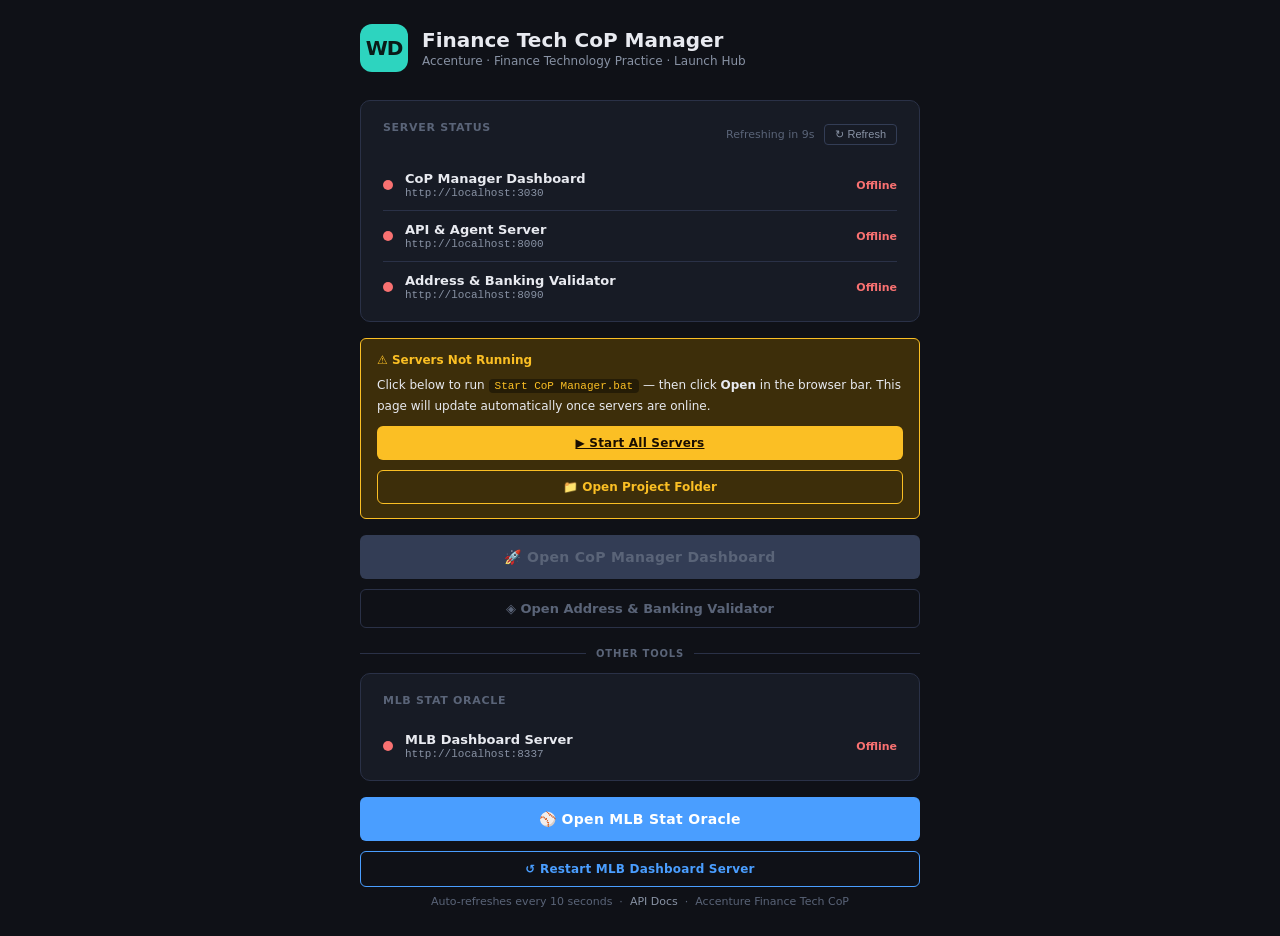
<file: CoP Manager.html>
<!DOCTYPE html>
<html lang="en">
<head>
<meta charset="UTF-8">
<meta name="viewport" content="width=device-width, initial-scale=1.0">
<title>CoP Manager — Launch Hub</title>
<style>
  *, *::before, *::after { box-sizing: border-box; margin: 0; padding: 0; }
  :root {
    --bg: #0f1117; --panel: #171b25; --card: #1e2333;
    --border: #2a3147; --border-l: #333d55;
    --text: #e8eaf0; --muted: #8892a4; --dim: #5a6478;
    --teal: #2dd4bf; --teal-dim: #0d3d38;
    --green: #4ade80; --green-dim: #143d22;
    --amber: #fbbf24; --amber-dim: #3d2e0a;
    --red: #f87171; --red-dim: #3d1515;
    --blue: #4a9eff;
    --radius: 10px; --radius-sm: 6px;
  }
  body {
    font-family: -apple-system, BlinkMacSystemFont, 'Segoe UI', system-ui, sans-serif;
    background: var(--bg); color: var(--text);
    min-height: 100vh; display: flex; flex-direction: column;
    align-items: center; justify-content: center; padding: 24px;
  }
  .hub {
    width: 100%; max-width: 560px;
  }
  .hub-brand {
    display: flex; align-items: center; gap: 14px; margin-bottom: 28px;
  }
  .hub-logo {
    width: 48px; height: 48px; border-radius: 12px;
    background: var(--teal); display: flex; align-items: center; justify-content: center;
    font-size: 20px; font-weight: 900; color: #0a1a18; letter-spacing: -1px; flex-shrink: 0;
  }
  .hub-brand-text h1 { font-size: 20px; font-weight: 700; }
  .hub-brand-text p  { font-size: 12px; color: var(--muted); margin-top: 2px; }

  .status-card {
    background: var(--panel); border: 1px solid var(--border);
    border-radius: var(--radius); padding: 20px 22px; margin-bottom: 16px;
  }
  .status-card-title {
    font-size: 11px; font-weight: 700; letter-spacing: 0.7px;
    text-transform: uppercase; color: var(--dim); margin-bottom: 14px;
  }
  .server-row {
    display: flex; align-items: center; gap: 12px;
    padding: 11px 0; border-bottom: 1px solid var(--border);
  }
  .server-row:last-child { border-bottom: none; padding-bottom: 0; }
  .server-dot {
    width: 10px; height: 10px; border-radius: 50%; flex-shrink: 0;
    background: var(--dim); transition: background 0.3s;
  }
  .server-dot.up      { background: var(--green); box-shadow: 0 0 6px var(--green); }
  .server-dot.down    { background: var(--red); }
  .server-dot.checking { background: var(--amber); animation: pulse 1s infinite; }
  @keyframes pulse { 0%,100%{opacity:1} 50%{opacity:0.4} }
  .server-info { flex: 1; }
  .server-name { font-size: 13px; font-weight: 600; }
  .server-url  { font-size: 11px; color: var(--muted); margin-top: 1px; font-family: monospace; }
  .server-status-text { font-size: 11px; font-weight: 600; }
  .status-up   { color: var(--green); }
  .status-down { color: var(--red); }
  .status-checking { color: var(--amber); }

  .launch-btn {
    display: block; width: 100%; padding: 14px;
    background: var(--teal); color: #0a1a18;
    border: none; border-radius: var(--radius-sm);
    font-size: 14px; font-weight: 700; cursor: pointer;
    text-decoration: none; text-align: center;
    transition: opacity 0.15s; margin-bottom: 10px;
    letter-spacing: 0.3px;
  }
  .launch-btn:hover { opacity: 0.85; }
  .launch-btn:disabled, .launch-btn.disabled {
    background: var(--border-l, #333d55); color: var(--dim);
    cursor: not-allowed; opacity: 1;
  }
  .validator-btn {
    display: block; width: 100%; padding: 11px;
    background: transparent; color: var(--teal);
    border: 1px solid var(--teal); border-radius: var(--radius-sm);
    font-size: 13px; font-weight: 600; cursor: pointer;
    text-decoration: none; text-align: center;
    transition: all 0.15s; margin-bottom: 16px;
  }
  .validator-btn:hover { background: var(--teal-dim); }
  .validator-btn.disabled { color: var(--dim); border-color: var(--border); cursor: not-allowed; }

  .offline-box {
    background: var(--amber-dim); border: 1px solid var(--amber);
    border-radius: var(--radius-sm); padding: 14px 16px;
    margin-bottom: 16px; display: none;
  }
  .offline-box.show { display: block; }
  .offline-title { font-size: 12px; font-weight: 700; color: var(--amber); margin-bottom: 8px; }
  .offline-steps { font-size: 12px; color: var(--text); line-height: 1.7; }
  .offline-steps code {
    background: rgba(0,0,0,0.4); padding: 1px 6px; border-radius: 4px;
    font-family: monospace; font-size: 11px; color: var(--amber);
  }
  .open-folder-btn {
    display: inline-flex; align-items: center; gap: 7px;
    margin-top: 10px; padding: 9px 16px;
    background: transparent; color: var(--amber);
    border: 1px solid var(--amber); border-radius: var(--radius-sm);
    font-size: 12px; font-weight: 600; cursor: pointer;
    text-decoration: none; transition: opacity 0.15s;
    width: 100%; justify-content: center;
  }
  .open-folder-btn:hover { background: rgba(251,191,36,0.1); }
  .start-servers-btn {
    display: flex; align-items: center; justify-content: center; gap: 7px;
    width: 100%; margin-top: 10px; padding: 10px 16px;
    background: var(--amber); color: #1a0e00;
    border: none; border-radius: var(--radius-sm);
    font-size: 12px; font-weight: 700; cursor: pointer;
    transition: opacity 0.15s; letter-spacing: 0.2px;
  }
  .start-servers-btn:hover { opacity: 0.85; }
  .start-hint {
    margin-top: 8px; font-size: 10px; color: var(--dim);
    text-align: center; display: none;
  }
  .start-hint.show { display: block; }

  .section-divider {
    display: flex; align-items: center; gap: 10px;
    margin: 20px 0 14px;
  }
  .section-divider span {
    font-size: 10px; font-weight: 700; letter-spacing: 0.8px;
    text-transform: uppercase; color: var(--dim); white-space: nowrap;
  }
  .section-divider::before, .section-divider::after {
    content: ''; flex: 1; height: 1px; background: var(--border);
  }

  .mlb-restart-btn {
    display: flex; align-items: center; justify-content: center; gap: 7px;
    width: 100%; margin-top: 10px; padding: 10px 16px;
    background: transparent; color: var(--blue);
    border: 1px solid var(--blue); border-radius: var(--radius-sm);
    font-size: 12px; font-weight: 700; cursor: pointer;
    text-decoration: none; transition: all 0.15s; letter-spacing: 0.2px;
  }
  .mlb-restart-btn:hover { background: rgba(74,158,255,0.1); }

  .footer {
    text-align: center; font-size: 11px; color: var(--dim); margin-top: 8px;
  }
  .footer a { color: var(--muted); text-decoration: none; }
  .footer a:hover { color: var(--text); }

  .refresh-row {
    display: flex; align-items: center; justify-content: space-between;
    margin-bottom: 12px;
  }
  .refresh-label { font-size: 11px; color: var(--dim); }
  .refresh-btn {
    font-size: 11px; padding: 3px 10px; border-radius: 4px;
    background: transparent; border: 1px solid var(--border-l);
    color: var(--muted); cursor: pointer;
  }
  .refresh-btn:hover { border-color: var(--teal); color: var(--teal); }
  .countdown { font-size: 11px; color: var(--dim); }
</style>
</head>
<body>

<div class="hub">

  <div class="hub-brand">
    <div class="hub-logo">WD</div>
    <div class="hub-brand-text">
      <h1>Finance Tech CoP Manager</h1>
      <p>Accenture · Finance Technology Practice · Launch Hub</p>
    </div>
  </div>

  <div class="status-card">
    <div class="refresh-row">
      <div class="status-card-title">Server Status</div>
      <div style="display:flex;align-items:center;gap:10px">
        <span class="countdown" id="countdown"></span>
        <button class="refresh-btn" onclick="checkAll()">↻ Refresh</button>
      </div>
    </div>
    <div class="server-row">
      <div class="server-dot checking" id="dot-3030"></div>
      <div class="server-info">
        <div class="server-name">CoP Manager Dashboard</div>
        <div class="server-url">http://localhost:3030</div>
      </div>
      <div class="server-status-text status-checking" id="txt-3030">Checking…</div>
    </div>
    <div class="server-row">
      <div class="server-dot checking" id="dot-8000"></div>
      <div class="server-info">
        <div class="server-name">API &amp; Agent Server</div>
        <div class="server-url">http://localhost:8000</div>
      </div>
      <div class="server-status-text status-checking" id="txt-8000">Checking…</div>
    </div>
    <div class="server-row">
      <div class="server-dot checking" id="dot-8090"></div>
      <div class="server-info">
        <div class="server-name">Address &amp; Banking Validator</div>
        <div class="server-url">http://localhost:8090</div>
      </div>
      <div class="server-status-text status-checking" id="txt-8090">Checking…</div>
    </div>
  </div>

  <div class="offline-box" id="offlineBox">
    <div class="offline-title">⚠ Servers Not Running</div>
    <div class="offline-steps">
      Click below to run <code>Start CoP Manager.bat</code> — then click <strong>Open</strong> in the browser bar.
      This page will update automatically once servers are online.
    </div>
    <a class="start-servers-btn" href="file:///C:/Users/steve.a.nelson/workday-cop-manager/Start%20CoP%20Manager.bat">
      ▶ Start All Servers
    </a>
    <a class="open-folder-btn" href="file:///C:/Users/steve.a.nelson/workday-cop-manager/" title="Opens the project folder in File Explorer">
      📁 Open Project Folder
    </a>
  </div>

  <a id="dashBtn" class="launch-btn disabled" href="#" onclick="return false">
    🚀 Open CoP Manager Dashboard
  </a>

  <a id="valBtn" class="validator-btn disabled" href="#" onclick="return false">
    ◈ Open Address &amp; Banking Validator
  </a>

  <div class="section-divider"><span>Other Tools</span></div>

  <div class="status-card">
    <div class="status-card-title">MLB Stat Oracle</div>
    <div class="server-row">
      <div class="server-dot checking" id="dot-8337"></div>
      <div class="server-info">
        <div class="server-name">MLB Dashboard Server</div>
        <div class="server-url">http://localhost:8337</div>
      </div>
      <div class="server-status-text status-checking" id="txt-8337">Checking…</div>
    </div>
  </div>

  <a id="mlbBtn" class="launch-btn disabled" href="#" onclick="return false"
     style="background:var(--blue);color:#fff;margin-bottom:10px">
    ⚾ Open MLB Stat Oracle
  </a>

  <a class="mlb-restart-btn"
     href="file:///C:/Users/steve.a.nelson/.claude/mlb-analysis/Restart%20MLB%20Dashboard.bat">
    ↺ Restart MLB Dashboard Server
  </a>

  <div class="footer">
    Auto-refreshes every 10 seconds &nbsp;·&nbsp;
    <a href="http://localhost:8000/docs" target="_blank">API Docs</a>
    &nbsp;·&nbsp; Accenture Finance Tech CoP
  </div>

</div>

<script>
const SERVERS = [
  { port: 3030, url: 'http://localhost:3030',        check: 'http://localhost:3030/' },
  { port: 8000, url: 'http://localhost:8000',        check: 'http://localhost:8000/api/health' },
  { port: 8090, url: 'http://localhost:8090',        check: 'http://localhost:8090/health' },
  { port: 8337, url: 'http://localhost:8337',        check: 'http://localhost:8337/api/run-status' },
];

const statuses = { 3030: false, 8000: false, 8090: false, 8337: false };
let countdown = 10;
let timer;

async function checkServer(port, checkUrl) {
  try {
    const controller = new AbortController();
    const id = setTimeout(() => controller.abort(), 2500);
    await fetch(checkUrl, { mode: 'no-cors', signal: controller.signal });
    clearTimeout(id);
    return true;
  } catch {
    return false;
  }
}

function setStatus(port, up, checking) {
  const dot = document.getElementById('dot-' + port);
  const txt = document.getElementById('txt-' + port);
  if (!dot || !txt) return;
  if (checking) {
    dot.className = 'server-dot checking';
    txt.className = 'server-status-text status-checking';
    txt.textContent = 'Checking…';
  } else if (up) {
    dot.className = 'server-dot up';
    txt.className = 'server-status-text status-up';
    txt.textContent = 'Running';
  } else {
    dot.className = 'server-dot down';
    txt.className = 'server-status-text status-down';
    txt.textContent = 'Offline';
  }
}

async function checkAll() {
  clearInterval(timer);
  countdown = 10;
  document.getElementById('countdown').textContent = '';

  SERVERS.forEach(s => setStatus(s.port, false, true));

  await Promise.all(SERVERS.map(async s => {
    const up = await checkServer(s.port, s.check);
    statuses[s.port] = up;
    setStatus(s.port, up, false);
  }));

  updateButtons();
  startCountdown();
}

function updateButtons() {
  const dashUp = statuses[3030];
  const valUp  = statuses[8090];
  const anyDown = !dashUp || !statuses[8000];

  const dashBtn = document.getElementById('dashBtn');
  if (dashUp) {
    dashBtn.classList.remove('disabled');
    dashBtn.href = 'http://localhost:3030';
    dashBtn.onclick = null;
  } else {
    dashBtn.classList.add('disabled');
    dashBtn.href = '#';
    dashBtn.onclick = () => false;
  }

  const valBtn = document.getElementById('valBtn');
  if (valUp) {
    valBtn.classList.remove('disabled');
    valBtn.href = 'http://localhost:8090';
    valBtn.onclick = null;
  } else {
    valBtn.classList.add('disabled');
    valBtn.href = '#';
    valBtn.onclick = () => false;
  }

  document.getElementById('offlineBox').classList.toggle('show', anyDown);

  const mlbBtn = document.getElementById('mlbBtn');
  if (statuses[8337]) {
    mlbBtn.classList.remove('disabled');
    mlbBtn.href = 'http://localhost:8337';
    mlbBtn.onclick = null;
  } else {
    mlbBtn.classList.add('disabled');
    mlbBtn.href = '#';
    mlbBtn.onclick = () => false;
  }
}

function startCountdown() {
  countdown = 10;
  const el = document.getElementById('countdown');
  timer = setInterval(() => {
    countdown--;
    el.textContent = `Refreshing in ${countdown}s`;
    if (countdown <= 0) {
      clearInterval(timer);
      el.textContent = '';
      checkAll();
    }
  }, 1000);
}

function copyStartCmd() {
  const cmd = '"C:\\Users\\steve.a.nelson\\workday-cop-manager\\Start CoP Manager.bat"';
  navigator.clipboard.writeText(cmd).then(() => {
    const btn = document.querySelector('.start-servers-btn');
    const hint = document.getElementById('startHint');
    btn.textContent = '✓ Copied!';
    hint.classList.add('show');
    setTimeout(() => {
      btn.innerHTML = '▶ Copy Start Command';
      hint.classList.remove('show');
    }, 4000);
  }).catch(() => {
    prompt('Copy this command, then press Win+R and paste it:', '"C:\\Users\\steve.a.nelson\\workday-cop-manager\\Start CoP Manager.bat"');
  });
}

// Start immediately
checkAll();
</script>
</body>
</html>
</file>
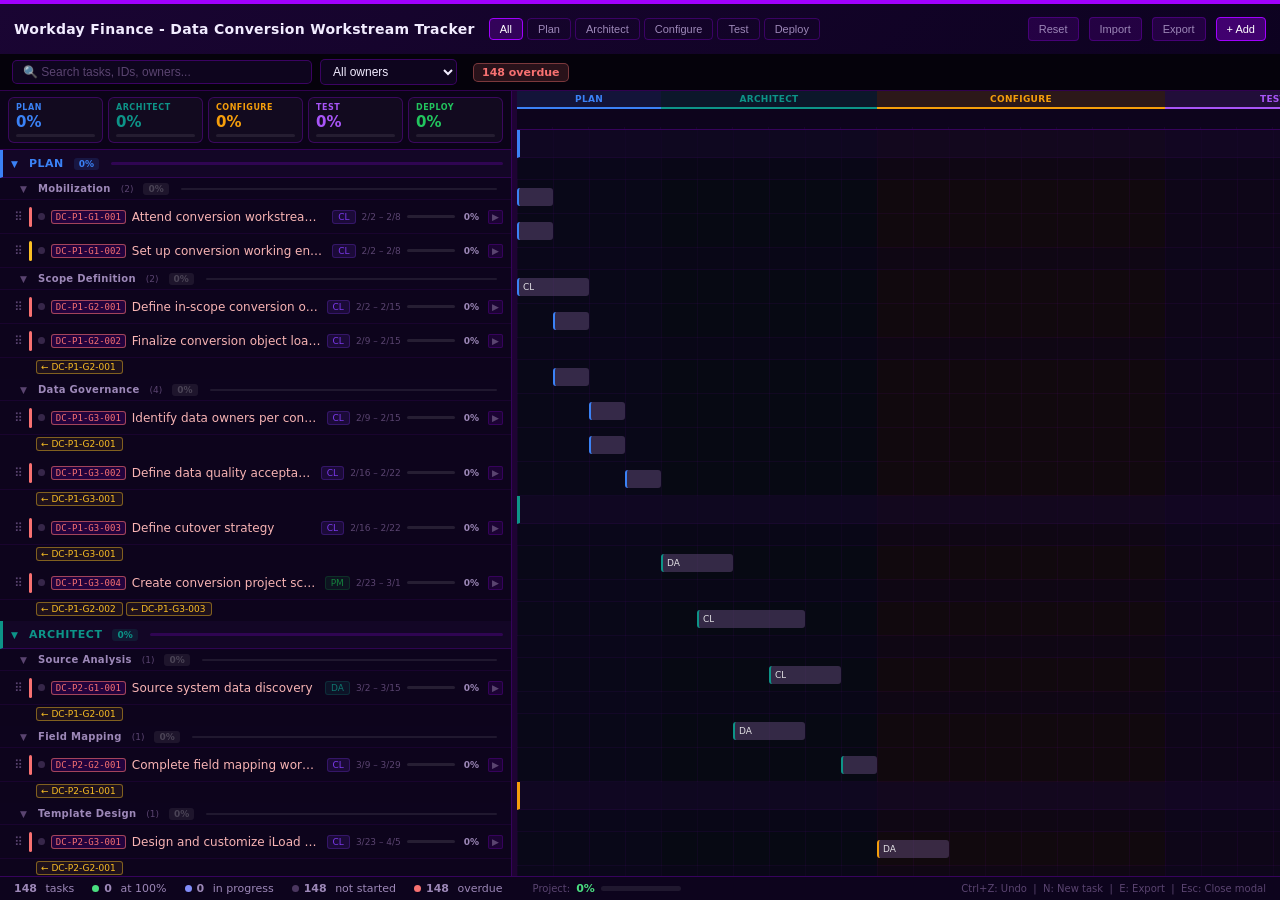
<file: dashboard/tools/08_data_conversion_tracker.html>
﻿<!DOCTYPE html>
<html lang="en">
<head>
<meta charset="UTF-8">
<meta name="viewport" content="width=device-width, initial-scale=1.0">
<title>Workday Finance - Data Conversion Workstream Tracker</title>
<script src="https://cdn.sheetjs.com/xlsx-0.20.3/package/dist/xlsx.full.min.js"></script>
<style>
:root {
  --bg: #07030f;
  --bg-card: rgba(20,7,41,0.85);
  --bg-panel: rgba(14,5,30,0.90);
  --border: rgba(161,0,255,0.28);
  --accent: #A100FF;
  --teal: #C561F6;
  --text: #f2ecff;
  --text-muted: #9d88b8;
  --text-dim: #5a4470;
  --green: #4ade80;
  --amber: #fbbf24;
  --red: #f87171;
  --purple: #e879f9;
}
*{box-sizing:border-box;margin:0;padding:0;}
body{background:var(--bg);color:var(--text);font-family:'Segoe UI',system-ui,sans-serif;font-size:13px;height:100vh;display:flex;flex-direction:column;overflow:hidden;}

/* HEADER */
#header{background:linear-gradient(135deg,#1a0533 0%,#0d0220 100%);border-top:4px solid #A100FF;padding:8px 14px;display:flex;align-items:center;gap:10px;flex-shrink:0;flex-wrap:wrap;min-height:54px;}
#header h1{font-size:14px;font-weight:700;color:var(--text);letter-spacing:0.3px;white-space:nowrap;margin-right:4px;}
.ptabs{display:flex;gap:4px;align-items:center;}
.ptab{background:transparent;border:1px solid var(--border);color:var(--text-muted);padding:4px 10px;border-radius:4px;cursor:pointer;font-size:11px;font-weight:500;transition:all .15s;}
.ptab:hover{border-color:var(--accent);color:var(--text);}
.ptab.active{background:rgba(161,0,255,0.22);border-color:var(--accent);color:#fff;}
#hdr-spacer{flex:1;}
#last-saved{font-size:10px;color:var(--text-dim);white-space:nowrap;}
.hbtn{background:rgba(161,0,255,0.15);border:1px solid var(--border);color:var(--text-muted);padding:5px 10px;border-radius:4px;cursor:pointer;font-size:11px;font-weight:500;transition:all .15s;white-space:nowrap;}
.hbtn:hover{background:rgba(161,0,255,0.3);color:var(--text);border-color:var(--accent);}
.hbtn.primary{background:rgba(161,0,255,0.35);border-color:var(--accent);color:#fff;}
.hbtn.primary:hover{background:rgba(161,0,255,0.55);}

/* MAIN */
#main{display:flex;flex:1;overflow:hidden;min-height:0;}

/* LEFT PANEL */
#left{width:40%;display:flex;flex-direction:column;border-right:1px solid var(--border);min-width:200px;background:var(--bg-panel);}
#task-scroll{flex:1;overflow-y:auto;overflow-x:hidden;}
#task-scroll::-webkit-scrollbar{width:5px;}
#task-scroll::-webkit-scrollbar-track{background:transparent;}
#task-scroll::-webkit-scrollbar-thumb{background:rgba(161,0,255,0.3);border-radius:3px;}

/* SPLITTER */
#splitter{width:5px;background:rgba(161,0,255,0.15);cursor:col-resize;flex-shrink:0;transition:background .15s;}
#splitter:hover{background:rgba(161,0,255,0.45);}

/* RIGHT PANEL */
#right{flex:1;display:flex;flex-direction:column;min-width:0;overflow:hidden;}
#g-hdr-wrap{overflow:hidden;flex-shrink:0;background:var(--bg-panel);border-bottom:1px solid var(--border);}
#g-body-wrap{flex:1;overflow:auto;position:relative;}
#g-body-wrap::-webkit-scrollbar{width:5px;height:5px;}
#g-body-wrap::-webkit-scrollbar-track{background:transparent;}
#g-body-wrap::-webkit-scrollbar-thumb{background:rgba(161,0,255,0.3);border-radius:3px;}

/* STATUS BAR */
#status-bar{background:rgba(14,5,30,0.95);border-top:1px solid var(--border);padding:5px 14px;display:flex;gap:18px;align-items:center;flex-shrink:0;font-size:11px;color:var(--text-muted);}
.stat-item{display:flex;align-items:center;gap:5px;}
.stat-dot{width:7px;height:7px;border-radius:50%;flex-shrink:0;}

/* TASK LIST ROWS */
.tl-row{display:flex;align-items:center;gap:6px;padding:0 8px;cursor:pointer;border-bottom:1px solid rgba(161,0,255,0.08);user-select:none;position:relative;}
.tl-row:hover{background:rgba(161,0,255,0.07);}
.tl-row.ph-row{height:28px;background:rgba(20,7,41,0.9);cursor:pointer;position:sticky;top:0;z-index:3;border-bottom:1px solid rgba(161,0,255,0.2);}
.tl-row.gr-row{height:22px;background:rgba(14,5,30,0.7);padding-left:20px;}
.tl-row.task-row{height:34px;padding-left:14px;}
.tl-row.sub-row{height:30px;padding-left:38px;background:rgba(7,3,15,0.5);}
.ph-name{font-size:11px;font-weight:700;letter-spacing:0.5px;text-transform:uppercase;}
.ph-pct{font-size:9px;padding:1px 5px;border-radius:3px;font-weight:600;margin-left:4px;}
.ph-prog{height:3px;border-radius:2px;background:rgba(161,0,255,0.2);flex:1;margin-left:6px;}
.ph-prog-fill{height:100%;border-radius:2px;transition:width .3s;}
.gr-name{font-size:10px;font-weight:600;color:var(--text-muted);letter-spacing:0.3px;}
.gr-count{font-size:9px;color:var(--text-dim);margin-left:4px;}
.gr-pct{font-size:9px;padding:1px 5px;border-radius:3px;font-weight:600;margin-left:4px;color:var(--text-muted);background:rgba(255,255,255,0.07);}
.gr-prog{height:2px;border-radius:1px;background:rgba(255,255,255,0.08);flex:1;margin:0 6px;}
.gr-prog-fill{height:100%;border-radius:1px;transition:width .3s;}
.sub-progress{display:flex;align-items:center;gap:4px;flex-shrink:0;}
.sub-pct-chip{font-size:9px;padding:1px 5px;border-radius:3px;white-space:nowrap;font-weight:600;color:var(--text-muted);}
.task-mini-prog{height:3px;width:48px;border-radius:2px;background:rgba(255,255,255,0.1);flex-shrink:0;}
.task-mini-prog-fill{height:100%;border-radius:2px;transition:width .3s;}
.chevron{font-size:9px;color:var(--text-dim);width:12px;flex-shrink:0;transition:transform .15s;}
.drag-handle{color:var(--text-dim);font-size:12px;cursor:grab;flex-shrink:0;}
.status-dot{width:7px;height:7px;border-radius:50%;flex-shrink:0;}
.status-dot.clickable{cursor:pointer;transition:transform .12s,box-shadow .12s;}
.status-dot.clickable:hover{transform:scale(1.5);box-shadow:0 0 7px currentColor;}
.pct-popover{position:fixed;background:#0e051e;border:1px solid rgba(161,0,255,0.45);border-radius:7px;z-index:300;display:flex;flex-direction:column;box-shadow:0 8px 28px rgba(0,0,0,0.65);overflow:hidden;min-width:168px;}
.pct-opt{padding:7px 14px;cursor:pointer;font-size:11px;font-weight:600;display:flex;align-items:center;gap:8px;color:var(--text-muted);transition:background .1s;}
.pct-opt:hover{background:rgba(161,0,255,0.18);color:var(--text);}
.pct-opt.pct-active{background:rgba(161,0,255,0.12);color:var(--text);}
.pct-dot{width:8px;height:8px;border-radius:50%;flex-shrink:0;}
.id-badge{font-family:monospace;font-size:9px;background:rgba(161,0,255,0.15);border:1px solid rgba(161,0,255,0.2);padding:1px 4px;border-radius:3px;color:var(--text-muted);white-space:nowrap;flex-shrink:0;max-width:100px;overflow:hidden;text-overflow:ellipsis;}
.task-name{flex:1;overflow:hidden;text-overflow:ellipsis;white-space:nowrap;font-size:12px;}
.sub-name{flex:1;overflow:hidden;text-overflow:ellipsis;white-space:nowrap;font-size:11px;color:var(--text-muted);}
.owner-chip{font-size:9px;padding:1px 5px;border-radius:3px;white-space:nowrap;flex-shrink:0;font-weight:500;color:#fff;}
.week-badge{font-size:9px;color:var(--text-dim);white-space:nowrap;flex-shrink:0;}
.expand-btn{font-size:9px;color:var(--text-dim);cursor:pointer;padding:1px 3px;border-radius:2px;flex-shrink:0;background:rgba(161,0,255,0.1);border:1px solid rgba(161,0,255,0.2);}
.expand-btn:hover{color:var(--text);background:rgba(161,0,255,0.25);}

.priority-ind{width:3px;height:20px;border-radius:2px;flex-shrink:0;}

/* GANTT */
#g-hdr{position:relative;}
.g-ph-band{position:absolute;top:0;height:18px;display:flex;align-items:center;justify-content:center;font-size:9px;font-weight:700;letter-spacing:0.5px;text-transform:uppercase;overflow:hidden;}
.g-wk-row{display:flex;margin-top:18px;}
.g-wk-cell{width:36px;flex-shrink:0;font-size:9px;color:var(--text-dim);text-align:center;border-right:1px solid rgba(161,0,255,0.08);padding:2px 0;height:20px;line-height:16px;}
.g-wk-cell.cur-wk{color:var(--accent);font-weight:700;border-right-color:rgba(161,0,255,0.35);}
#g-body{position:relative;}
.g-row{position:relative;border-bottom:1px solid rgba(161,0,255,0.06);}
.g-row.g-ph{height:28px;background:rgba(20,7,41,0.6);}
.g-row.g-gr{height:22px;background:rgba(14,5,30,0.4);}
.g-row.g-task{height:34px;}
.g-row.g-sub{height:30px;background:rgba(7,3,15,0.3);}
.g-col-grid{position:absolute;top:0;bottom:0;width:1px;background:rgba(161,0,255,0.06);}
.g-bar{position:absolute;top:50%;transform:translateY(-50%);height:18px;border-radius:3px;cursor:grab;min-width:4px;transition:filter .15s;z-index:2;}
.g-bar:hover{filter:brightness(1.25);}
.g-bar.g-sub-bar{height:12px;border-radius:2px;}
.g-bar:active{cursor:grabbing;}
.g-today{position:absolute;top:0;bottom:0;width:2px;background:rgba(250,204,21,0.7);z-index:5;pointer-events:none;}
.g-today::before{content:'';position:absolute;top:0;left:-3px;border-left:4px solid transparent;border-right:4px solid transparent;border-top:6px solid rgba(250,204,21,0.7);}
.g-ph-bg{position:absolute;top:0;bottom:0;opacity:0.04;pointer-events:none;}
/* DEPENDENCY CHIPS & HIGHLIGHTS */
.dep-chips{display:flex;flex-wrap:wrap;gap:3px;padding:2px 2px 5px 36px;}
.dep-chip{display:inline-flex;align-items:center;gap:2px;font-size:9px;padding:1px 6px 1px 4px;border-radius:3px;cursor:pointer;border:1px solid;transition:all .12s;white-space:nowrap;font-weight:500;}
.dep-chip.pred{border-color:rgba(251,191,36,0.45);color:#fbbf24;background:rgba(251,191,36,0.07);}
.dep-chip.pred:hover{background:rgba(251,191,36,0.22);border-color:rgba(251,191,36,0.7);}
.dep-chip.cross{border-color:rgba(161,0,255,0.45);color:#C561F6;background:rgba(161,0,255,0.07);}
.dep-chip.cross:hover{background:rgba(161,0,255,0.2);border-color:rgba(161,0,255,0.7);}
.dep-chip.succ{border-color:rgba(74,222,128,0.4);color:#4ade80;background:rgba(74,222,128,0.06);}
.dep-chip.succ:hover{background:rgba(74,222,128,0.18);}
/* Gantt bar dep highlights */
.g-bar.dep-focus{outline:2px solid rgba(255,255,255,0.8);outline-offset:1px;z-index:8;}
.g-bar.dep-pred{outline:2px solid #fbbf24;outline-offset:1px;z-index:7;filter:brightness(1.2);}
.g-bar.dep-succ{outline:2px solid #4ade80;outline-offset:1px;z-index:7;filter:brightness(1.15);}
/* Task list row dep highlights */
.tl-row.dep-focus{background:rgba(255,255,255,0.06)!important;outline:1px solid rgba(255,255,255,0.25);}
.tl-row.dep-pred{background:rgba(251,191,36,0.08)!important;border-left:2px solid #fbbf24!important;}
.tl-row.dep-succ{background:rgba(74,222,128,0.07)!important;border-left:2px solid #4ade80!important;}

/* MODAL */
#modal-ov{display:none;position:fixed;inset:0;background:rgba(7,3,15,0.85);z-index:100;align-items:center;justify-content:center;backdrop-filter:blur(4px);}
#modal{background:#0e051e;border:1px solid rgba(161,0,255,0.4);border-radius:10px;width:620px;max-width:95vw;max-height:92vh;display:flex;flex-direction:column;box-shadow:0 20px 60px rgba(0,0,0,0.7);}
#modal-hdr{padding:14px 18px;border-bottom:1px solid var(--border);display:flex;align-items:center;justify-content:space-between;flex-shrink:0;}
#modal-hdr h2{font-size:13px;font-weight:600;}
#modal-close{background:none;border:none;color:var(--text-muted);cursor:pointer;font-size:18px;line-height:1;}
#modal-close:hover{color:var(--text);}
#modal-body{padding:16px 18px;overflow-y:auto;flex:1;}
#modal-body::-webkit-scrollbar{width:5px;}
#modal-body::-webkit-scrollbar-thumb{background:rgba(161,0,255,0.3);border-radius:3px;}
.form-row{display:flex;gap:10px;margin-bottom:10px;}
.form-group{display:flex;flex-direction:column;gap:4px;flex:1;}
.form-group label{font-size:10px;color:var(--text-muted);text-transform:uppercase;letter-spacing:0.4px;font-weight:600;}
.form-group input,.form-group select,.form-group textarea{background:rgba(161,0,255,0.08);border:1px solid rgba(161,0,255,0.25);color:var(--text);padding:6px 9px;border-radius:5px;font-size:12px;font-family:inherit;outline:none;width:100%;transition:border-color .15s;}
.form-group input:focus,.form-group select:focus,.form-group textarea:focus{border-color:rgba(161,0,255,0.6);background:rgba(161,0,255,0.12);}
.form-group textarea{resize:vertical;min-height:56px;}
.form-group select option{background:#0e051e;}
#modal-ftr{padding:12px 18px;border-top:1px solid var(--border);display:flex;align-items:center;justify-content:space-between;flex-shrink:0;}
.btn{padding:7px 16px;border-radius:5px;border:none;cursor:pointer;font-size:12px;font-weight:500;transition:all .15s;}
.btn-primary{background:var(--accent);color:#fff;}
.btn-primary:hover{background:#8c00e0;}
.btn-cancel{background:rgba(255,255,255,0.08);color:var(--text-muted);border:1px solid var(--border);}
.btn-cancel:hover{background:rgba(255,255,255,0.14);color:var(--text);}
.btn-danger{background:rgba(248,113,113,0.15);color:var(--red);border:1px solid rgba(248,113,113,0.3);}
.btn-danger:hover{background:rgba(248,113,113,0.3);}

/* CONTEXT MENU */
#ctx-menu{position:fixed;background:#0e051e;border:1px solid rgba(161,0,255,0.4);border-radius:6px;z-index:200;min-width:160px;box-shadow:0 8px 32px rgba(0,0,0,0.6);display:none;}
.ctx-item{padding:7px 14px;cursor:pointer;font-size:12px;color:var(--text-muted);transition:all .12s;}
.ctx-item:hover{background:rgba(161,0,255,0.15);color:var(--text);}
.ctx-sep{height:1px;background:var(--border);margin:3px 0;}
.ctx-item.danger{color:var(--red);}
.ctx-item.danger:hover{background:rgba(248,113,113,0.15);}

/* TOOLTIP */
.g-tooltip{position:fixed;background:#0e051e;border:1px solid rgba(161,0,255,0.4);border-radius:5px;padding:6px 10px;font-size:11px;pointer-events:none;z-index:50;max-width:200px;}

/* TOAST */
.toast{position:fixed;bottom:24px;left:50%;transform:translateX(-50%);background:#0e051e;border:1px solid rgba(161,0,255,0.5);color:var(--text);padding:9px 18px;border-radius:6px;font-size:12px;z-index:1000;animation:toastIn .2s ease;box-shadow:0 4px 20px rgba(0,0,0,0.5);}
@keyframes toastIn{from{opacity:0;transform:translateX(-50%) translateY(10px)}to{opacity:1;transform:translateX(-50%) translateY(0)}}

/* Subtask add form inline */
.sub-form{padding:6px 14px;background:rgba(161,0,255,0.05);border-bottom:1px solid rgba(161,0,255,0.1);}
/* FILTER BAR */
#filter-bar{display:flex;align-items:center;gap:8px;padding:5px 12px;background:rgba(0,0,0,0.25);border-bottom:1px solid var(--border);flex-shrink:0;}
#search-bar{flex:1;min-width:160px;max-width:300px;padding:4px 10px;border-radius:5px;border:1px solid rgba(161,0,255,0.3);background:#0e051e;color:var(--text);font-size:12px;outline:none;}
#search-bar:focus{border-color:var(--accent);}
#search-bar::placeholder{color:var(--text-dim);}
#owner-filter{padding:4px 8px;border-radius:5px;border:1px solid rgba(161,0,255,0.3);background:#0e051e;color:var(--text);font-size:12px;cursor:pointer;max-width:160px;}
#filter-count{font-size:10px;color:var(--text-dim);white-space:nowrap;}
.overdue-badge{background:rgba(248,113,113,0.15);color:#f87171;border:1px solid rgba(248,113,113,0.4);border-radius:5px;padding:2px 8px;font-size:11px;font-weight:700;white-space:nowrap;cursor:pointer;}
/* PHASE SUMMARY STRIP */
#phase-summary{display:flex;gap:5px;padding:6px 8px;border-bottom:1px solid var(--border);flex-shrink:0;background:rgba(0,0,0,0.15);}
.ph-card{flex:1;background:rgba(255,255,255,0.03);border-radius:6px;padding:5px 7px;border:1px solid var(--border);cursor:pointer;transition:background .15s;min-width:60px;}
.ph-card:hover{background:rgba(161,0,255,0.12);}
.ph-card.active-ph{border-color:rgba(161,0,255,0.5);background:rgba(161,0,255,0.08);}
.ph-card-name{font-size:8px;font-weight:700;text-transform:uppercase;letter-spacing:.5px;white-space:nowrap;}
.ph-card-pct{font-size:15px;font-weight:800;margin:1px 0;}
.ph-card-bar{height:3px;border-radius:2px;background:rgba(255,255,255,0.08);margin-top:3px;overflow:hidden;}
.ph-card-fill{height:100%;border-radius:2px;transition:width .4s;}
/* OVERDUE TASK HIGHLIGHTING */
.task-row.overdue .id-badge{border-color:rgba(248,113,113,0.6)!important;color:#f87171!important;}
.task-row.overdue .task-name{color:#f8b4b4!important;}
.overdue-pip{display:inline-block;width:5px;height:5px;border-radius:50%;background:#f87171;margin-left:3px;vertical-align:middle;animation:blink 1.4s infinite;}
@keyframes blink{0%,100%{opacity:1}50%{opacity:.3}}
</style>
</head>
<body>

<!-- HEADER -->
<div id="header">
  <h1>Workday Finance - Data Conversion Workstream Tracker</h1>
  <div class="ptabs" id="ptabs">
    <button class="ptab active" data-phase="all">All</button>
    <button class="ptab" data-phase="Plan">Plan</button>
    <button class="ptab" data-phase="Architect">Architect</button>
    <button class="ptab" data-phase="Configure">Configure</button>
    <button class="ptab" data-phase="Test">Test</button>
    <button class="ptab" data-phase="Deploy">Deploy</button>
  </div>
  <div id="hdr-spacer"></div>
  <span id="last-saved"></span>
  <button class="hbtn" onclick="confirmReset()">Reset</button>
  <button class="hbtn" onclick="document.getElementById('import-input').click()">Import</button>
  <input type="file" id="import-input" accept=".xlsx,.xls" style="display:none" onchange="doImport(this)">
  <button class="hbtn" onclick="doExport()">Export</button>
  <button class="hbtn primary" onclick="openNewTaskModal()">+ Add</button>
</div>

<!-- FILTER BAR -->
<div id="filter-bar">
  <input type="text" id="search-bar" placeholder="&#128269; Search tasks, IDs, owners..." oninput="applySearch(this.value)">
  <select id="owner-filter" onchange="applyOwnerFilter(this.value)">
    <option value="">All owners</option>
  </select>
  <span id="filter-count"></span>
  <span id="overdue-badge" class="overdue-badge" style="display:none" onclick="applyOverdueFilter()"></span>
</div>

<!-- MAIN -->
<div id="main">
  <!-- LEFT PANEL -->
  <div id="left">
    <div id="phase-summary"></div>
    <div id="task-scroll">
      <div id="task-list"></div>
    </div>
  </div>

  <!-- SPLITTER -->
  <div id="splitter"></div>

  <!-- RIGHT PANEL (GANTT) -->
  <div id="right">
    <div id="g-hdr-wrap">
      <div id="g-hdr"></div>
    </div>
    <div id="g-body-wrap">
      <div id="g-body"></div>
    </div>
  </div>
</div>

<!-- STATUS BAR -->
<div id="status-bar">
  <div class="stat-item"><strong id="stat-total">0</strong>&nbsp;tasks</div>
  <div class="stat-item"><span class="stat-dot" style="background:#4ade80"></span><strong id="stat-complete">0</strong>&nbsp;at 100%</div>
  <div class="stat-item"><span class="stat-dot" style="background:#818cf8"></span><strong id="stat-inprog">0</strong>&nbsp;in progress</div>
  <div class="stat-item"><span class="stat-dot" style="background:rgba(90,68,112,0.8)"></span><strong id="stat-blocked">0</strong>&nbsp;not started</div>
  <div class="stat-item"><span class="stat-dot" style="background:#f87171"></span><strong id="stat-overdue">0</strong>&nbsp;overdue</div>
  <div class="stat-item" style="margin-left:12px;gap:6px;">
    <span style="font-size:10px;color:var(--text-dim)">Project:</span>
    <span id="stat-proj-pct" style="font-size:11px;font-weight:700;color:var(--green)">0%</span>
    <div style="width:80px;height:5px;border-radius:3px;background:rgba(255,255,255,0.08);overflow:hidden;"><div id="stat-proj-bar" style="height:100%;border-radius:3px;background:var(--green);width:0%;transition:width .4s;"></div></div>
  </div>
  <div class="stat-item" style="margin-left:auto;font-size:10px;color:var(--text-dim)">Ctrl+Z: Undo &nbsp;|&nbsp; N: New task &nbsp;|&nbsp; E: Export &nbsp;|&nbsp; Esc: Close modal</div>
</div>

<!-- MODAL -->
<div id="modal-ov">
  <div id="modal">
    <div id="modal-hdr">
      <h2 id="modal-title">Edit Task</h2>
      <button id="modal-close" onclick="closeModal()">×</button>
    </div>
    <div id="modal-body">
      <div class="form-row">
        <div class="form-group" style="flex:3">
          <label>Task Name</label>
          <input type="text" id="f-task" placeholder="Task description...">
        </div>
        <div class="form-group" style="flex:1">
          <label>ID</label>
          <input type="text" id="f-id" placeholder="DC-P1-G1-001">
        </div>
      </div>
      <div class="form-row">
        <div class="form-group">
          <label>Phase</label>
          <select id="f-phase">
            <option value="Plan">Plan</option>
            <option value="Architect">Architect</option>
            <option value="Configure">Configure</option>
            <option value="Test">Test</option>
            <option value="Deploy">Deploy</option>
          </select>
        </div>
        <div class="form-group">
          <label>Group</label>
          <input type="text" id="f-group" placeholder="Group name">
        </div>
      </div>
      <div class="form-row">
        <div class="form-group">
          <label>Owner</label>
          <select id="f-owner">
            <option>Conversion Lead</option>
            <option>Data Analyst</option>
            <option>Workday Architect</option>
            <option>Business Analyst</option>
            <option>Client IT</option>
            <option>Client Data Owner</option>
            <option>Project Manager</option>
            <option>Project Coordinator</option>
            <option>Controller</option>
            <option>AP Manager</option>
            <option>Fixed Asset Manager</option>
            <option>Workday Configurator</option>
            <option value="other">Other</option>
          </select>
        </div>
        <div class="form-group">
          <label>Status</label>
          <select id="f-status">
            <option value="0">0%</option>
            <option value="25">25%</option>
            <option value="50">50%</option>
            <option value="75">75%</option>
            <option value="100">100%</option>
          </select>
        </div>
      </div>
      <div class="form-row">
        <div class="form-group">
          <label>Start Week</label>
          <select id="f-start" style="font-size:12px"></select>
        </div>
        <div class="form-group">
          <label>Duration (weeks)</label>
          <input type="number" id="f-dur" min="1" max="104" value="1">
        </div>
        <div class="form-group">
          <label>Priority</label>
          <select id="f-priority">
            <option value="high">High</option>
            <option value="medium">Medium</option>
            <option value="low">Low</option>
          </select>
        </div>
      </div>
      <div class="form-row">
        <div class="form-group">
          <label>Dependencies (comma-separated IDs)</label>
          <textarea id="f-deps" rows="2" placeholder="DC-P1-G1-001, DC-P1-G2-001"></textarea>
        </div>
        <div class="form-group">
          <label>Cross-WS Dependencies</label>
          <textarea id="f-crossdeps" rows="2" placeholder="RPT-P3-G3-001, INT-P4-G1-001"></textarea>
        </div>
      </div>
      <div class="form-row">
        <div class="form-group">
          <label>Notes</label>
          <textarea id="f-notes" rows="3" placeholder="Additional context..."></textarea>
        </div>
      </div>
    </div>
    <div id="modal-ftr">
      <button class="btn btn-danger" id="modal-del-btn" onclick="deleteCurrentTask()">Delete</button>
      <div style="display:flex;gap:8px;">
        <button class="btn btn-cancel" onclick="closeModal()">Cancel</button>
        <button class="btn btn-primary" onclick="saveModal()">Save</button>
      </div>
    </div>
  </div>
</div>

<!-- CONTEXT MENU -->
<div id="ctx-menu">
  <div class="ctx-item" data-action="edit">Edit</div>
  <div class="ctx-item" data-action="addSub">Add Subtask</div>
  <div class="ctx-item" data-action="addBelow">Add Task Below</div>
  <div class="ctx-item" data-action="duplicate">Duplicate</div>
  <div class="ctx-sep"></div>
  <div class="ctx-item danger" data-action="delete">Delete</div>
  <div class="ctx-sep"></div>
  <div class="ctx-item" data-action="dep">Set Dependency</div>
</div>

<script>
// ============================================================
// CONSTANTS
// ============================================================
const PHASES = ['Plan','Architect','Configure','Test','Deploy'];
const PHASE_COLORS = {Plan:'#3b82f6',Architect:'#0d9488',Configure:'#f59e0b',Test:'#a855f7',Deploy:'#22c55e'};
const PHASE_RANGES = {Plan:[1,4],Architect:[5,10],Configure:[11,18],Test:[19,24],Deploy:[25,28]};
const STATUS_COLORS = {'0':'rgba(90,68,112,0.55)','25':'#fbbf24','50':'#818cf8','75':'#C561F6','100':'#4ade80'};
const STATUS_LABELS  = {'0':'0%','25':'25%','50':'50%','75':'75%','100':'100%'};
function migrateStatus(s) {
  const map = {complete:'100',in_progress:'50',blocked:'25',not_started:'0'};
  return map[s] || (['0','25','50','75','100'].includes(String(s)) ? String(s) : '0');
}
const CELL_W = 36;
let TOTAL_WEEKS = 28;
const ROW_H = 34;
const SUB_H = 30;
const PH_ROW_H = 28;
const GR_ROW_H = 22;
const OWNER_COLORS = {
  'Conversion Lead':'#7c3aed','Data Analyst':'#0f766e','Workday Architect':'#1d4ed8',
  'Business Analyst':'#b45309','Client IT':'#c2410c','Client Data Owner':'#b91c1c',
  'Project Manager':'#15803d','Project Coordinator':'#0f766e','Controller':'#ca8a04',
  'AP Manager':'#a16207','Fixed Asset Manager':'#6d28d9','Workday Configurator':'#4338ca',
};
const PRIORITY_COLORS = {high:'#f87171',medium:'#fbbf24',low:'#4ade80'};
const HISTORY_MAX = 20;
const PROJECT_START = new Date('2026-02-02');
const currentWeek = Math.max(1, Math.min(104, Math.ceil((Date.now() - PROJECT_START.getTime()) / (7*24*60*60*1000))));
function weekToDate(w){return new Date(Date.UTC(2026,1,2+(w-1)*7));}
function weekLabel(w){const d=weekToDate(w);return(d.getUTCMonth()+1)+'/'+d.getUTCDate();}
function weekRange(s,dur){const f=d=>(d.getUTCMonth()+1)+'/'+d.getUTCDate();const sd=weekToDate(s);const ed=new Date(weekToDate(s+(dur||1)-1).getTime()+6*86400000);return f(sd)+' – '+f(ed);}

// ============================================================
// SEED DATA
// ============================================================
const SEED_TASKS = [
  { id:'DC-P1-G1-001', phase:'Plan', group:'Mobilization', task:'Attend conversion workstream kickoff', owner:'Conversion Lead', startWeek:1, duration:1, status:'0', dependencies:[], crossDeps:[], priority:'high', notes:'', subtasks:[
    { id:'DC-P1-G1-001a', task:'Review project charter conversion scope section', owner:'Conversion Lead', startWeek:1, duration:1, status:'0', dependencies:[], priority:'high', notes:'' },
    { id:'DC-P1-G1-001b', task:'Confirm conversion team roles and responsibilities', owner:'Conversion Lead', startWeek:1, duration:1, status:'0', dependencies:['DC-P1-G1-001a'], priority:'high', notes:'' },
  ]},
  { id:'DC-P1-G1-002', phase:'Plan', group:'Mobilization', task:'Set up conversion working environment', owner:'Conversion Lead', startWeek:1, duration:1, status:'0', dependencies:[], crossDeps:[], priority:'medium', notes:'', subtasks:[
    { id:'DC-P1-G1-002a', task:'Create shared folder structure (SharePoint/Teams)', owner:'Project Coordinator', startWeek:1, duration:1, status:'0', dependencies:[], priority:'medium', notes:'' },
    { id:'DC-P1-G1-002b', task:'Distribute conversion tracker template to team', owner:'Conversion Lead', startWeek:1, duration:1, status:'0', dependencies:['DC-P1-G1-002a'], priority:'medium', notes:'' },
    { id:'DC-P1-G1-002c', task:'Schedule recurring conversion workstream meetings', owner:'Project Manager', startWeek:1, duration:1, status:'0', dependencies:[], priority:'medium', notes:'' },
  ]},
  { id:'DC-P1-G2-001', phase:'Plan', group:'Scope Definition', task:'Define in-scope conversion objects', owner:'Conversion Lead', startWeek:1, duration:2, status:'0', dependencies:[], crossDeps:[], priority:'high', notes:'COA, Cost Centers, Suppliers, Customers, AP, AR, Fixed Assets, GL Balances, Bank Accounts, Open POs, Intercompany, Budget, Cash, Tax', subtasks:[
    { id:'DC-P1-G2-001a', task:'Review Workday tenant setup for financial objects', owner:'Workday Architect', startWeek:1, duration:1, status:'0', dependencies:[], priority:'high', notes:'' },
    { id:'DC-P1-G2-001b', task:'Draft in-scope object list with client', owner:'Conversion Lead', startWeek:1, duration:1, status:'0', dependencies:['DC-P1-G2-001a'], priority:'high', notes:'' },
    { id:'DC-P1-G2-001c', task:'Document out-of-scope items with rationale', owner:'Business Analyst', startWeek:2, duration:1, status:'0', dependencies:['DC-P1-G2-001b'], priority:'medium', notes:'' },
    { id:'DC-P1-G2-001d', task:'Confirm final object list with client sign-off', owner:'Conversion Lead', startWeek:2, duration:1, status:'0', dependencies:['DC-P1-G2-001c'], priority:'high', notes:'' },
  ]},
  { id:'DC-P1-G2-002', phase:'Plan', group:'Scope Definition', task:'Finalize conversion object load sequence', owner:'Conversion Lead', startWeek:2, duration:1, status:'0', dependencies:['DC-P1-G2-001'], crossDeps:[], priority:'high', notes:'COA → Cost Centers → Suppliers → Customers → Bank Accounts → Open AP → Open AR → Fixed Assets → GL Balances → Open POs → Intercompany → Budget → Cash → Tax', subtasks:[
    { id:'DC-P1-G2-002a', task:'Map Workday object dependencies (what must load before what)', owner:'Workday Architect', startWeek:2, duration:1, status:'0', dependencies:[], priority:'high', notes:'' },
    { id:'DC-P1-G2-002b', task:'Document final load sequence and distribute', owner:'Conversion Lead', startWeek:2, duration:1, status:'0', dependencies:['DC-P1-G2-002a'], priority:'high', notes:'' },
  ]},
  { id:'DC-P1-G3-001', phase:'Plan', group:'Data Governance', task:'Identify data owners per conversion object', owner:'Conversion Lead', startWeek:2, duration:1, status:'0', dependencies:['DC-P1-G2-001'], crossDeps:[], priority:'high', notes:'', subtasks:[
    { id:'DC-P1-G3-001a', task:'Conduct data owner discovery workshop with client', owner:'Business Analyst', startWeek:2, duration:1, status:'0', dependencies:[], priority:'high', notes:'' },
    { id:'DC-P1-G3-001b', task:'Document RACI for each conversion object', owner:'Conversion Lead', startWeek:3, duration:1, status:'0', dependencies:['DC-P1-G3-001a'], priority:'high', notes:'' },
  ]},
  { id:'DC-P1-G3-002', phase:'Plan', group:'Data Governance', task:'Define data quality acceptance thresholds', owner:'Conversion Lead', startWeek:3, duration:1, status:'0', dependencies:['DC-P1-G3-001'], crossDeps:[], priority:'high', notes:'E.g., ≤0.1% error rate on load, 100% reconciliation of dollar amounts', subtasks:[
    { id:'DC-P1-G3-002a', task:'Draft data quality criteria per object', owner:'Data Analyst', startWeek:3, duration:1, status:'0', dependencies:[], priority:'high', notes:'' },
    { id:'DC-P1-G3-002b', task:'Client sign-off on quality thresholds', owner:'Conversion Lead', startWeek:3, duration:1, status:'0', dependencies:['DC-P1-G3-002a'], priority:'high', notes:'' },
  ]},
  { id:'DC-P1-G3-003', phase:'Plan', group:'Data Governance', task:'Define cutover strategy', owner:'Conversion Lead', startWeek:3, duration:1, status:'0', dependencies:['DC-P1-G3-001'], crossDeps:[], priority:'high', notes:'Options: Big Bang, Phased (by business unit), Parallel Run', subtasks:[
    { id:'DC-P1-G3-003a', task:'Present cutover strategy options to leadership', owner:'Conversion Lead', startWeek:3, duration:1, status:'0', dependencies:[], priority:'high', notes:'' },
    { id:'DC-P1-G3-003b', task:'Document approved cutover strategy', owner:'Project Manager', startWeek:3, duration:1, status:'0', dependencies:['DC-P1-G3-003a'], priority:'high', notes:'' },
    { id:'DC-P1-G3-003c', task:'Define data freeze windows for each object', owner:'Conversion Lead', startWeek:4, duration:1, status:'0', dependencies:['DC-P1-G3-003b'], priority:'high', notes:'' },
  ]},
  { id:'DC-P1-G3-004', phase:'Plan', group:'Data Governance', task:'Create conversion project schedule', owner:'Project Manager', startWeek:4, duration:1, status:'0', dependencies:['DC-P1-G2-002','DC-P1-G3-003'], crossDeps:[], priority:'high', notes:'', subtasks:[
    { id:'DC-P1-G3-004a', task:'Build conversion workstream schedule in project plan', owner:'Project Manager', startWeek:4, duration:1, status:'0', dependencies:[], priority:'high', notes:'' },
    { id:'DC-P1-G3-004b', task:'Identify critical path and milestone dates', owner:'Conversion Lead', startWeek:4, duration:1, status:'0', dependencies:['DC-P1-G3-004a'], priority:'high', notes:'' },
  ]},
  { id:'DC-P2-G1-001', phase:'Architect', group:'Source Analysis', task:'Source system data discovery', owner:'Data Analyst', startWeek:5, duration:2, status:'0', dependencies:['DC-P1-G2-001'], crossDeps:[], priority:'high', notes:'', subtasks:[
    { id:'DC-P2-G1-001a', task:'Document source systems for each conversion object', owner:'Data Analyst', startWeek:5, duration:1, status:'0', dependencies:[], priority:'high', notes:'' },
    { id:'DC-P2-G1-001b', task:'Obtain read-only access to source systems', owner:'Client IT', startWeek:5, duration:1, status:'0', dependencies:[], priority:'high', notes:'' },
    { id:'DC-P2-G1-001c', task:'Run initial data volume counts per object', owner:'Data Analyst', startWeek:6, duration:1, status:'0', dependencies:['DC-P2-G1-001b'], priority:'high', notes:'' },
    { id:'DC-P2-G1-001d', task:'Assess data quality in source systems (nulls, duplicates, outliers)', owner:'Data Analyst', startWeek:6, duration:1, status:'0', dependencies:['DC-P2-G1-001c'], priority:'high', notes:'' },
    { id:'DC-P2-G1-001e', task:'Document source data quality issues log', owner:'Data Analyst', startWeek:6, duration:1, status:'0', dependencies:['DC-P2-G1-001d'], priority:'medium', notes:'' },
  ]},
  { id:'DC-P2-G2-001', phase:'Architect', group:'Field Mapping', task:'Complete field mapping workbooks — all objects', owner:'Conversion Lead', startWeek:6, duration:3, status:'0', dependencies:['DC-P2-G1-001'], crossDeps:[], priority:'high', notes:'One workbook per conversion object', subtasks:[
    { id:'DC-P2-G2-001a', task:'Map COA / Ledger Accounts fields', owner:'Data Analyst', startWeek:6, duration:1, status:'0', dependencies:[], priority:'high', notes:'' },
    { id:'DC-P2-G2-001b', task:'Map Cost Center fields', owner:'Data Analyst', startWeek:6, duration:1, status:'0', dependencies:[], priority:'high', notes:'' },
    { id:'DC-P2-G2-001c', task:'Map Supplier Master fields', owner:'Data Analyst', startWeek:7, duration:1, status:'0', dependencies:[], priority:'high', notes:'' },
    { id:'DC-P2-G2-001d', task:'Map Customer Master fields', owner:'Data Analyst', startWeek:7, duration:1, status:'0', dependencies:[], priority:'high', notes:'' },
    { id:'DC-P2-G2-001e', task:'Map Open AP Invoice fields', owner:'Data Analyst', startWeek:7, duration:1, status:'0', dependencies:[], priority:'high', notes:'' },
    { id:'DC-P2-G2-001f', task:'Map Open AR Invoice fields', owner:'Data Analyst', startWeek:7, duration:1, status:'0', dependencies:[], priority:'high', notes:'' },
    { id:'DC-P2-G2-001g', task:'Map Fixed Asset fields', owner:'Data Analyst', startWeek:8, duration:1, status:'0', dependencies:[], priority:'high', notes:'' },
    { id:'DC-P2-G2-001h', task:'Map GL Beginning Balances fields', owner:'Data Analyst', startWeek:8, duration:1, status:'0', dependencies:[], priority:'high', notes:'' },
    { id:'DC-P2-G2-001i', task:'Map Bank Account fields', owner:'Data Analyst', startWeek:8, duration:1, status:'0', dependencies:[], priority:'high', notes:'' },
    { id:'DC-P2-G2-001j', task:'Map remaining objects (POs, Interco, Budget, Cash, Tax)', owner:'Data Analyst', startWeek:8, duration:1, status:'0', dependencies:[], priority:'medium', notes:'' },
    { id:'DC-P2-G2-001k', task:'Document transformation rules for all mapped fields', owner:'Data Analyst', startWeek:8, duration:1, status:'0', dependencies:['DC-P2-G2-001a','DC-P2-G2-001b','DC-P2-G2-001c'], priority:'high', notes:'' },
    { id:'DC-P2-G2-001l', task:'Map legacy codes to Workday tenant reference values', owner:'Workday Configurator', startWeek:9, duration:1, status:'0', dependencies:['DC-P2-G2-001k'], priority:'high', notes:'' },
    { id:'DC-P2-G2-001m', task:'Client review and sign-off on all field mapping workbooks', owner:'Client Data Owner', startWeek:9, duration:1, status:'0', dependencies:['DC-P2-G2-001l'], priority:'high', notes:'' },
  ]},
  { id:'DC-P2-G3-001', phase:'Architect', group:'Template Design', task:'Design and customize iLoad templates', owner:'Conversion Lead', startWeek:8, duration:2, status:'0', dependencies:['DC-P2-G2-001'], crossDeps:[], priority:'high', notes:'', subtasks:[
    { id:'DC-P2-G3-001a', task:'Download base iLoad templates from Workday Community', owner:'Conversion Lead', startWeek:8, duration:1, status:'0', dependencies:[], priority:'high', notes:'' },
    { id:'DC-P2-G3-001b', task:'Add data validation rules to COA template', owner:'Data Analyst', startWeek:8, duration:1, status:'0', dependencies:['DC-P2-G3-001a'], priority:'high', notes:'' },
    { id:'DC-P2-G3-001c', task:'Add data validation rules to Supplier template', owner:'Data Analyst', startWeek:9, duration:1, status:'0', dependencies:['DC-P2-G3-001a'], priority:'high', notes:'' },
    { id:'DC-P2-G3-001d', task:'Add data validation rules to remaining templates', owner:'Data Analyst', startWeek:9, duration:1, status:'0', dependencies:['DC-P2-G3-001a'], priority:'high', notes:'' },
    { id:'DC-P2-G3-001e', task:'Build lookup tables for code cross-reference', owner:'Data Analyst', startWeek:9, duration:1, status:'0', dependencies:['DC-P2-G2-001l'], priority:'medium', notes:'' },
  ]},
  { id:'DC-P2-G4-001', phase:'Architect', group:'Extraction Design', task:'Design data extraction approach', owner:'Data Analyst', startWeek:7, duration:2, status:'0', dependencies:['DC-P2-G1-001'], crossDeps:[], priority:'high', notes:'', subtasks:[
    { id:'DC-P2-G4-001a', task:'Determine extraction method per object (SQL, report, API, manual)', owner:'Data Analyst', startWeek:7, duration:1, status:'0', dependencies:[], priority:'high', notes:'' },
    { id:'DC-P2-G4-001b', task:'Document extraction SQL queries or report specs', owner:'Data Analyst', startWeek:8, duration:1, status:'0', dependencies:['DC-P2-G4-001a'], priority:'high', notes:'' },
    { id:'DC-P2-G4-001c', task:'Define extraction frequency and timing for each object', owner:'Conversion Lead', startWeek:8, duration:1, status:'0', dependencies:['DC-P2-G4-001b'], priority:'medium', notes:'' },
    { id:'DC-P2-G4-001d', task:'Test extraction queries in source system (dry run)', owner:'Client IT', startWeek:9, duration:1, status:'0', dependencies:['DC-P2-G4-001c'], priority:'high', notes:'' },
  ]},
  { id:'DC-P2-G4-002', phase:'Architect', group:'Extraction Design', task:'Mock Load 1 planning and preparation', owner:'Conversion Lead', startWeek:10, duration:1, status:'0', dependencies:['DC-P2-G3-001','DC-P2-G4-001'], crossDeps:[], priority:'high', notes:'', subtasks:[
    { id:'DC-P2-G4-002a', task:'Define Mock Load 1 scope and objectives', owner:'Conversion Lead', startWeek:10, duration:1, status:'0', dependencies:[], priority:'high', notes:'' },
    { id:'DC-P2-G4-002b', task:'Prepare sandbox tenant for Mock Load 1', owner:'Workday Architect', startWeek:10, duration:1, status:'0', dependencies:[], priority:'high', notes:'' },
  ]},
  { id:'DC-P3-G1-001', phase:'Configure', group:'Data Extraction', task:'Execute initial data extracts — all objects', owner:'Data Analyst', startWeek:11, duration:2, status:'0', dependencies:['DC-P2-G4-001'], crossDeps:[], priority:'high', notes:'', subtasks:[
    { id:'DC-P3-G1-001a', task:'Extract COA / Ledger Accounts from source', owner:'Client IT', startWeek:11, duration:1, status:'0', dependencies:[], priority:'high', notes:'' },
    { id:'DC-P3-G1-001b', task:'Extract Cost Centers from source', owner:'Client IT', startWeek:11, duration:1, status:'0', dependencies:[], priority:'high', notes:'' },
    { id:'DC-P3-G1-001c', task:'Extract Supplier Master from source', owner:'Client IT', startWeek:11, duration:1, status:'0', dependencies:[], priority:'high', notes:'' },
    { id:'DC-P3-G1-001d', task:'Extract Customer Master from source', owner:'Client IT', startWeek:11, duration:1, status:'0', dependencies:[], priority:'high', notes:'' },
    { id:'DC-P3-G1-001e', task:'Extract Open AP / Open AR from source', owner:'Client IT', startWeek:12, duration:1, status:'0', dependencies:[], priority:'high', notes:'' },
    { id:'DC-P3-G1-001f', task:'Extract Fixed Assets from source', owner:'Client IT', startWeek:12, duration:1, status:'0', dependencies:[], priority:'high', notes:'' },
    { id:'DC-P3-G1-001g', task:'Extract GL Beginning Balances from source', owner:'Client IT', startWeek:12, duration:1, status:'0', dependencies:[], priority:'high', notes:'' },
    { id:'DC-P3-G1-001h', task:'Extract remaining objects (Bank, POs, Interco, Budget, Cash, Tax)', owner:'Client IT', startWeek:12, duration:1, status:'0', dependencies:[], priority:'medium', notes:'' },
  ]},
  { id:'DC-P3-G2-001', phase:'Configure', group:'Data Cleansing', task:'Data cleansing — all objects', owner:'Data Analyst', startWeek:11, duration:3, status:'0', dependencies:['DC-P3-G1-001'], crossDeps:[], priority:'high', notes:'', subtasks:[
    { id:'DC-P3-G2-001a', task:'Run data quality scripts against extracted data', owner:'Data Analyst', startWeek:11, duration:1, status:'0', dependencies:[], priority:'high', notes:'' },
    { id:'DC-P3-G2-001b', task:'Document data quality issues by object', owner:'Data Analyst', startWeek:11, duration:1, status:'0', dependencies:['DC-P3-G2-001a'], priority:'high', notes:'' },
    { id:'DC-P3-G2-001c', task:'Client corrects data quality issues in source', owner:'Client Data Owner', startWeek:12, duration:2, status:'0', dependencies:['DC-P3-G2-001b'], priority:'high', notes:'This is on the client — track and follow up' },
    { id:'DC-P3-G2-001d', task:'Re-extract after client remediation', owner:'Client IT', startWeek:13, duration:1, status:'0', dependencies:['DC-P3-G2-001c'], priority:'high', notes:'' },
    { id:'DC-P3-G2-001e', task:'Apply transformation scripts to cleansed data', owner:'Data Analyst', startWeek:13, duration:1, status:'0', dependencies:['DC-P3-G2-001d'], priority:'high', notes:'' },
  ]},
  { id:'DC-P3-G3-001', phase:'Configure', group:'Mock Load 1', task:'Mock Load 1 — execute and validate', owner:'Conversion Lead', startWeek:13, duration:2, status:'0', dependencies:['DC-P3-G2-001','DC-P2-G3-001'], crossDeps:[], priority:'high', notes:'First dress rehearsal — expect errors, document all', subtasks:[
    { id:'DC-P3-G3-001a', task:'Load COA / Ledger Accounts to sandbox', owner:'Conversion Lead', startWeek:13, duration:1, status:'0', dependencies:[], priority:'high', notes:'' },
    { id:'DC-P3-G3-001b', task:'Load Cost Centers to sandbox', owner:'Conversion Lead', startWeek:13, duration:1, status:'0', dependencies:['DC-P3-G3-001a'], priority:'high', notes:'' },
    { id:'DC-P3-G3-001c', task:'Load Suppliers to sandbox', owner:'Conversion Lead', startWeek:13, duration:1, status:'0', dependencies:['DC-P3-G3-001b'], priority:'high', notes:'' },
    { id:'DC-P3-G3-001d', task:'Load Customers to sandbox', owner:'Conversion Lead', startWeek:13, duration:1, status:'0', dependencies:['DC-P3-G3-001b'], priority:'high', notes:'' },
    { id:'DC-P3-G3-001e', task:'Load Open AP / Open AR to sandbox', owner:'Conversion Lead', startWeek:14, duration:1, status:'0', dependencies:['DC-P3-G3-001c','DC-P3-G3-001d'], priority:'high', notes:'' },
    { id:'DC-P3-G3-001f', task:'Load Fixed Assets to sandbox', owner:'Conversion Lead', startWeek:14, duration:1, status:'0', dependencies:['DC-P3-G3-001b'], priority:'high', notes:'' },
    { id:'DC-P3-G3-001g', task:'Load GL Beginning Balances to sandbox', owner:'Conversion Lead', startWeek:14, duration:1, status:'0', dependencies:['DC-P3-G3-001a'], priority:'high', notes:'' },
    { id:'DC-P3-G3-001h', task:'Load remaining objects to sandbox', owner:'Conversion Lead', startWeek:14, duration:1, status:'0', dependencies:['DC-P3-G3-001b'], priority:'medium', notes:'' },
    { id:'DC-P3-G3-001i', task:'Document Mock Load 1 errors and exceptions', owner:'Conversion Lead', startWeek:14, duration:1, status:'0', dependencies:[], priority:'high', notes:'' },
    { id:'DC-P3-G3-001j', task:'Root cause analysis on all load failures', owner:'Data Analyst', startWeek:14, duration:1, status:'0', dependencies:['DC-P3-G3-001i'], priority:'high', notes:'' },
  ]},
  { id:'DC-P3-G3-002', phase:'Configure', group:'Mock Load 1', task:'Mock Load 1 — remediation and re-load', owner:'Conversion Lead', startWeek:15, duration:1, status:'0', dependencies:['DC-P3-G3-001'], crossDeps:[], priority:'high', notes:'', subtasks:[
    { id:'DC-P3-G3-002a', task:'Fix template and transformation errors', owner:'Data Analyst', startWeek:15, duration:1, status:'0', dependencies:[], priority:'high', notes:'' },
    { id:'DC-P3-G3-002b', task:'Re-load failed objects after fix', owner:'Conversion Lead', startWeek:15, duration:1, status:'0', dependencies:['DC-P3-G3-002a'], priority:'high', notes:'' },
    { id:'DC-P3-G3-002c', task:'Validate Mock Load 1 reconciliation report', owner:'Data Analyst', startWeek:15, duration:1, status:'0', dependencies:['DC-P3-G3-002b'], priority:'high', notes:'' },
  ]},
  { id:'DC-P3-G4-001', phase:'Configure', group:'Mock Load 2', task:'Mock Load 2 — full dress rehearsal', owner:'Conversion Lead', startWeek:16, duration:2, status:'0', dependencies:['DC-P3-G3-002'], crossDeps:[], priority:'high', notes:'Should achieve <0.5% error rate', subtasks:[
    { id:'DC-P3-G4-001a', task:'Refresh data extracts from source', owner:'Client IT', startWeek:16, duration:1, status:'0', dependencies:[], priority:'high', notes:'' },
    { id:'DC-P3-G4-001b', task:'Execute full load sequence in sequence', owner:'Conversion Lead', startWeek:16, duration:1, status:'0', dependencies:['DC-P3-G4-001a'], priority:'high', notes:'' },
    { id:'DC-P3-G4-001c', task:'Run reconciliation report — all objects', owner:'Data Analyst', startWeek:17, duration:1, status:'0', dependencies:['DC-P3-G4-001b'], priority:'high', notes:'' },
    { id:'DC-P3-G4-001d', task:'Business user spot-check of loaded data', owner:'Client Data Owner', startWeek:17, duration:1, status:'0', dependencies:['DC-P3-G4-001c'], priority:'high', notes:'' },
    { id:'DC-P3-G4-001e', task:'Document Mock Load 2 results and issues', owner:'Conversion Lead', startWeek:17, duration:1, status:'0', dependencies:['DC-P3-G4-001d'], priority:'high', notes:'' },
    { id:'DC-P3-G4-001f', task:'Confirm Mock Load 2 timing vs. cutover window', owner:'Project Manager', startWeek:17, duration:1, status:'0', dependencies:['DC-P3-G4-001e'], priority:'high', notes:'Full load must complete within cutover blackout window' },
  ]},
  { id:'DC-P3-G5-001', phase:'Configure', group:'Reconciliation', task:'Build reconciliation reports', owner:'Data Analyst', startWeek:12, duration:2, status:'0', dependencies:['DC-P2-G2-001'], crossDeps:['RPT-P3-G3-001'], priority:'high', notes:'', subtasks:[
    { id:'DC-P3-G5-001a', task:'Build count reconciliation (source vs. Workday counts)', owner:'Data Analyst', startWeek:12, duration:1, status:'0', dependencies:[], priority:'high', notes:'' },
    { id:'DC-P3-G5-001b', task:'Build dollar reconciliation (GL balances, AP, AR)', owner:'Data Analyst', startWeek:12, duration:1, status:'0', dependencies:[], priority:'high', notes:'' },
    { id:'DC-P3-G5-001c', task:'Build data quality scorecard', owner:'Data Analyst', startWeek:13, duration:1, status:'0', dependencies:['DC-P3-G5-001a','DC-P3-G5-001b'], priority:'medium', notes:'' },
  ]},
  { id:'DC-P3-G5-002', phase:'Configure', group:'Reconciliation', task:'Document conversion runbook', owner:'Conversion Lead', startWeek:17, duration:1, status:'0', dependencies:['DC-P3-G4-001'], crossDeps:[], priority:'high', notes:'Step-by-step cutover guide with timing, contacts, rollback plan', subtasks:[
    { id:'DC-P3-G5-002a', task:'Draft conversion cutover runbook', owner:'Conversion Lead', startWeek:17, duration:1, status:'0', dependencies:[], priority:'high', notes:'' },
    { id:'DC-P3-G5-002b', task:'Include rollback plan and decision criteria', owner:'Conversion Lead', startWeek:17, duration:1, status:'0', dependencies:['DC-P3-G5-002a'], priority:'high', notes:'' },
    { id:'DC-P3-G5-002c', task:'Review runbook with project team', owner:'Project Manager', startWeek:18, duration:1, status:'0', dependencies:['DC-P3-G5-002b'], priority:'high', notes:'' },
  ]},
  { id:'DC-P4-G1-001', phase:'Test', group:'SIT', task:'System Integration Testing — conversion data', owner:'Conversion Lead', startWeek:19, duration:2, status:'0', dependencies:['DC-P3-G4-001'], crossDeps:['INT-P4-G1-001','RPT-P4-G1-001'], priority:'high', notes:'', subtasks:[
    { id:'DC-P4-G1-001a', task:'Validate converted data against source reconciliation', owner:'Data Analyst', startWeek:19, duration:1, status:'0', dependencies:[], priority:'high', notes:'' },
    { id:'DC-P4-G1-001b', task:'Validate downstream reporting uses converted data correctly', owner:'Data Analyst', startWeek:19, duration:1, status:'0', dependencies:['DC-P4-G1-001a'], priority:'high', notes:'Coordinate with reporting team' },
    { id:'DC-P4-G1-001c', task:'Validate integration outputs reference converted master data', owner:'Data Analyst', startWeek:20, duration:1, status:'0', dependencies:['DC-P4-G1-001b'], priority:'high', notes:'Coordinate with integration team' },
    { id:'DC-P4-G1-001d', task:'Document and resolve SIT conversion defects', owner:'Conversion Lead', startWeek:20, duration:1, status:'0', dependencies:['DC-P4-G1-001a'], priority:'high', notes:'' },
  ]},
  { id:'DC-P4-G2-001', phase:'Test', group:'UAT', task:'User Acceptance Testing — data sign-off', owner:'Client Data Owner', startWeek:21, duration:2, status:'0', dependencies:['DC-P4-G1-001'], crossDeps:[], priority:'high', notes:'', subtasks:[
    { id:'DC-P4-G2-001a', task:'Business users validate COA and org structure data', owner:'Controller', startWeek:21, duration:1, status:'0', dependencies:[], priority:'high', notes:'' },
    { id:'DC-P4-G2-001b', task:'Business users validate supplier and customer data', owner:'AP Manager', startWeek:21, duration:1, status:'0', dependencies:[], priority:'high', notes:'' },
    { id:'DC-P4-G2-001c', task:'Business users validate open AP / open AR balances', owner:'AP Manager', startWeek:21, duration:1, status:'0', dependencies:[], priority:'high', notes:'' },
    { id:'DC-P4-G2-001d', task:'Business users validate fixed asset register', owner:'Fixed Asset Manager', startWeek:22, duration:1, status:'0', dependencies:[], priority:'high', notes:'' },
    { id:'DC-P4-G2-001e', task:'Controller sign-off on GL beginning balances', owner:'Controller', startWeek:22, duration:1, status:'0', dependencies:[], priority:'high', notes:'Critical milestone — blocks go-live' },
    { id:'DC-P4-G2-001f', task:'Document UAT sign-off per object', owner:'Conversion Lead', startWeek:22, duration:1, status:'0', dependencies:['DC-P4-G2-001e'], priority:'high', notes:'' },
  ]},
  { id:'DC-P4-G3-001', phase:'Test', group:'Mock Load 3', task:'Mock Load 3 — final dress rehearsal', owner:'Conversion Lead', startWeek:22, duration:2, status:'0', dependencies:['DC-P4-G2-001'], crossDeps:[], priority:'high', notes:'Must meet go/no-go criteria: <0.1% error rate, all reconciliation green', subtasks:[
    { id:'DC-P4-G3-001a', task:'Refresh data extracts (as close to go-live as possible)', owner:'Client IT', startWeek:22, duration:1, status:'0', dependencies:[], priority:'high', notes:'' },
    { id:'DC-P4-G3-001b', task:'Execute full load in production-like environment', owner:'Conversion Lead', startWeek:22, duration:1, status:'0', dependencies:['DC-P4-G3-001a'], priority:'high', notes:'' },
    { id:'DC-P4-G3-001c', task:'Run full reconciliation suite', owner:'Data Analyst', startWeek:23, duration:1, status:'0', dependencies:['DC-P4-G3-001b'], priority:'high', notes:'' },
    { id:'DC-P4-G3-001d', task:'Validate load timing against cutover window', owner:'Project Manager', startWeek:23, duration:1, status:'0', dependencies:['DC-P4-G3-001c'], priority:'high', notes:'' },
    { id:'DC-P4-G3-001e', task:'Go/No-Go assessment for conversion cutover readiness', owner:'Conversion Lead', startWeek:23, duration:1, status:'0', dependencies:['DC-P4-G3-001d'], priority:'high', notes:'' },
  ]},
  { id:'DC-P4-G4-001', phase:'Test', group:'Cutover Prep', task:'Finalize cutover plan and runbook', owner:'Conversion Lead', startWeek:23, duration:1, status:'0', dependencies:['DC-P4-G3-001'], crossDeps:[], priority:'high', notes:'', subtasks:[
    { id:'DC-P4-G4-001a', task:'Update runbook with Mock Load 3 actual timings', owner:'Conversion Lead', startWeek:23, duration:1, status:'0', dependencies:[], priority:'high', notes:'' },
    { id:'DC-P4-G4-001b', task:'Final review of cutover runbook with all stakeholders', owner:'Project Manager', startWeek:24, duration:1, status:'0', dependencies:['DC-P4-G4-001a'], priority:'high', notes:'' },
    { id:'DC-P4-G4-001c', task:'Distribute final cutover roles and contact list', owner:'Project Manager', startWeek:24, duration:1, status:'0', dependencies:['DC-P4-G4-001b'], priority:'high', notes:'' },
  ]},
  { id:'DC-P5-G1-001', phase:'Deploy', group:'Pre-Cutover', task:'Pre-cutover data freeze and final extract', owner:'Conversion Lead', startWeek:25, duration:1, status:'0', dependencies:['DC-P4-G4-001'], crossDeps:[], priority:'high', notes:'', subtasks:[
    { id:'DC-P5-G1-001a', task:'Confirm data freeze in source systems with client', owner:'Client Data Owner', startWeek:25, duration:1, status:'0', dependencies:[], priority:'high', notes:'No new transactions after freeze point' },
    { id:'DC-P5-G1-001b', task:'Execute final data extracts from source', owner:'Client IT', startWeek:25, duration:1, status:'0', dependencies:['DC-P5-G1-001a'], priority:'high', notes:'' },
    { id:'DC-P5-G1-001c', task:'Apply transformations to final extract', owner:'Data Analyst', startWeek:25, duration:1, status:'0', dependencies:['DC-P5-G1-001b'], priority:'high', notes:'' },
    { id:'DC-P5-G1-001d', task:'Final pre-load data quality check', owner:'Data Analyst', startWeek:25, duration:1, status:'0', dependencies:['DC-P5-G1-001c'], priority:'high', notes:'Go/No-Go gate before cutover starts' },
  ]},
  { id:'DC-P5-G2-001', phase:'Deploy', group:'Cutover Execution', task:'Execute production conversion load', owner:'Conversion Lead', startWeek:26, duration:1, status:'0', dependencies:['DC-P5-G1-001'], crossDeps:[], priority:'high', notes:'Execute during approved blackout window', subtasks:[
    { id:'DC-P5-G2-001a', task:'Load COA / Ledger Accounts to production', owner:'Conversion Lead', startWeek:26, duration:1, status:'0', dependencies:[], priority:'high', notes:'' },
    { id:'DC-P5-G2-001b', task:'Load Cost Centers and org structure to production', owner:'Conversion Lead', startWeek:26, duration:1, status:'0', dependencies:['DC-P5-G2-001a'], priority:'high', notes:'' },
    { id:'DC-P5-G2-001c', task:'Load Suppliers and Customers to production', owner:'Conversion Lead', startWeek:26, duration:1, status:'0', dependencies:['DC-P5-G2-001b'], priority:'high', notes:'' },
    { id:'DC-P5-G2-001d', task:'Load Open AP / AR / Fixed Assets / GL Balances', owner:'Conversion Lead', startWeek:26, duration:1, status:'0', dependencies:['DC-P5-G2-001c'], priority:'high', notes:'' },
    { id:'DC-P5-G2-001e', task:'Load remaining objects in sequence', owner:'Conversion Lead', startWeek:26, duration:1, status:'0', dependencies:['DC-P5-G2-001d'], priority:'high', notes:'' },
    { id:'DC-P5-G2-001f', task:'Run reconciliation report against all loaded objects', owner:'Data Analyst', startWeek:26, duration:1, status:'0', dependencies:['DC-P5-G2-001e'], priority:'high', notes:'' },
    { id:'DC-P5-G2-001g', task:'Go/No-Go decision on conversion completion', owner:'Conversion Lead', startWeek:26, duration:1, status:'0', dependencies:['DC-P5-G2-001f'], priority:'high', notes:'If No-Go: execute rollback per runbook' },
  ]},
  { id:'DC-P5-G3-001', phase:'Deploy', group:'Post-Cutover', task:'Post-cutover validation and support', owner:'Conversion Lead', startWeek:27, duration:2, status:'0', dependencies:['DC-P5-G2-001'], crossDeps:[], priority:'high', notes:'', subtasks:[
    { id:'DC-P5-G3-001a', task:'Controller sign-off on production data', owner:'Controller', startWeek:27, duration:1, status:'0', dependencies:[], priority:'high', notes:'' },
    { id:'DC-P5-G3-001b', task:'Run parallel reconciliation (source vs. Workday)', owner:'Data Analyst', startWeek:27, duration:1, status:'0', dependencies:[], priority:'medium', notes:'If parallel run strategy was selected' },
    { id:'DC-P5-G3-001c', task:'Support finance users on data questions during hypercare', owner:'Conversion Lead', startWeek:27, duration:2, status:'0', dependencies:[], priority:'medium', notes:'' },
    { id:'DC-P5-G3-001d', task:'Prepare conversion closure report', owner:'Conversion Lead', startWeek:28, duration:1, status:'0', dependencies:['DC-P5-G3-001a'], priority:'medium', notes:'Document final counts, issues resolved, lessons learned' },
    { id:'DC-P5-G3-001e', task:'Archive conversion workpapers and documentation', owner:'Project Manager', startWeek:28, duration:1, status:'0', dependencies:['DC-P5-G3-001d'], priority:'low', notes:'' },
  ]},
];

// ============================================================
// STATE
// ============================================================
let tasks = [];
let history = [];
let currentFilter = 'all';
let searchText = '';
let ownerFilter = '';
let showOverdueOnly = false;
let collapsedPhases = {};
let collapsedGroups = {};
let expandedTasks = {};
let modalTask = null;
let isNewTask = false;
let ctxTask = null;
let dragState = null;
let splitterDragging = false;
let saveTimer = null;
let tooltipEl = null;

// ============================================================
// INIT
// ============================================================
function init() {
  const saved = localStorage.getItem('cop_dc_tracker');
  if (saved) {
    try { tasks = JSON.parse(saved); }
    catch { tasks = JSON.parse(JSON.stringify(SEED_TASKS)); }
  } else {
    tasks = JSON.parse(JSON.stringify(SEED_TASKS));
  }
  tasks.forEach(t => { t.status = migrateStatus(t.status); (t.subtasks||[]).forEach(s => { s.status = migrateStatus(s.status); }); });
  updateLastSaved();
  setupPhaseTabListeners();
  setupSplitter();
  setupScrollSync();
  setupKeyboard();
  setupContextMenu();
  setupMouseGlobal();
  renderAll();
  populateOwnerFilter();
}

// ============================================================
// HELPERS
// ============================================================
function ownerColor(o) { return OWNER_COLORS[o] || '#4b5563'; }

function findTask(id) {
  for (const t of tasks) {
    if (t.id === id) return t;
    if (t.subtasks) for (const s of t.subtasks) if (s.id === id) return s;
  }
  return null;
}

function findParent(id) {
  for (const t of tasks) {
    if (t.subtasks) for (const s of t.subtasks) if (s.id === id) return t;
  }
  return null;
}

function removeTask(id) {
  const idx = tasks.findIndex(t => t.id === id);
  if (idx >= 0) { tasks.splice(idx, 1); return; }
  for (const t of tasks) {
    if (t.subtasks) {
      const si = t.subtasks.findIndex(s => s.id === id);
      if (si >= 0) { t.subtasks.splice(si, 1); return; }
    }
  }
}

function genId(phase) {
  const pMap = {Plan:'P1',Architect:'P2',Configure:'P3',Test:'P4',Deploy:'P5'};
  const prefix = 'DC-' + (pMap[phase]||'P1') + '-G9-';
  let n = 1;
  while (findTask(prefix + String(n).padStart(3,'0'))) n++;
  return prefix + String(n).padStart(3,'0');
}

function phaseComplete(phase) {
  const pt = tasks.filter(t => t.phase === phase);
  if (!pt.length) return 0;
  const allT = [];
  pt.forEach(t => { allT.push(t); (t.subtasks||[]).forEach(s => allT.push(s)); });
  return Math.round(allT.reduce((acc,t) => acc + parseInt(t.status||0), 0) / allT.length);
}

function groupComplete(phase, group) {
  const gTasks = tasks.filter(t => t.phase === phase && t.group === group);
  const all = [];
  gTasks.forEach(t => { all.push(t); (t.subtasks||[]).forEach(s => all.push(s)); });
  if (!all.length) return 0;
  return Math.round(all.reduce((acc,t) => acc + parseInt(t.status||0), 0) / all.length);
}
function taskSubComplete(task) {
  if (!task.subtasks || !task.subtasks.length) return parseInt(task.status||0);
  return Math.round(task.subtasks.reduce((acc,s) => acc + parseInt(s.status||0), 0) / task.subtasks.length);
}
function projectComplete() {
  const all = allTasksFlat();
  if (!all.length) return 0;
  return Math.round(all.reduce((acc,t) => acc + parseInt(t.status||0), 0) / all.length);
}
function allTasksFlat() {
  const flat = [];
  tasks.forEach(t => { flat.push(t); (t.subtasks||[]).forEach(s => flat.push(s)); });
  return flat;
}

// ============================================================
// ROW BUILDER
// ============================================================
function taskMatchesFilter(t) {
  if (ownerFilter && t.owner !== ownerFilter) return false;
  if (showOverdueOnly && !(t.status==='0' && (t.startWeek||1)<currentWeek)) return false;
  if (!searchText) return true;
  const q = searchText.toLowerCase();
  return (t.task||'').toLowerCase().includes(q) ||
         (t.id||'').toLowerCase().includes(q) ||
         (t.owner||'').toLowerCase().includes(q) ||
         (t.group||'').toLowerCase().includes(q) ||
         (t.notes||'').toLowerCase().includes(q);
}
function buildRows() {
  const rows = [];
  const phases = (currentFilter === 'all') ? PHASES : [currentFilter];
  for (const phase of phases) {
    const phaseTasks = tasks.filter(t => t.phase === phase);
    if (!phaseTasks.length) continue;
    const visibleInPhase = phaseTasks.filter(t => taskMatchesFilter(t) ||
      (t.subtasks||[]).some(s=>taskMatchesFilter(s)));
    if (!visibleInPhase.length) continue;
    rows.push({type:'phase', phase});
    if (!collapsedPhases[phase]) {
      const groups = [...new Set(phaseTasks.map(t => t.group))];
      for (const group of groups) {
        const gTasks = phaseTasks.filter(t => t.group === group);
        const visibleG = gTasks.filter(t => taskMatchesFilter(t) ||
          (t.subtasks||[]).some(s=>taskMatchesFilter(s)));
        if (!visibleG.length) continue;
        rows.push({type:'group', phase, group});
        if (!collapsedGroups[phase+'::'+group]) {
          for (const task of gTasks) {
            if (!taskMatchesFilter(task) && !(task.subtasks||[]).some(s=>taskMatchesFilter(s))) continue;
            rows.push({type:'task', task});
            if (expandedTasks[task.id] && task.subtasks && task.subtasks.length) {
              for (const sub of task.subtasks) {
                rows.push({type:'subtask', task:sub, parent:task});
              }
            }
          }
        }
      }
    }
  }
  return rows;
}

// ============================================================
// RENDER ALL
// ============================================================
let _pctPopEl = null;
function showPctPopover(e, id) {
  hidePctPopover();
  const task = findTask(id);
  if (!task) return;
  const div = document.createElement('div');
  div.className = 'pct-popover';
  [['0','0%'],['25','25%'],['50','50%'],['75','75%'],['100','100%']].forEach(([val,label]) => {
    const row = document.createElement('div');
    row.className = 'pct-opt' + (task.status === val ? ' pct-active' : '');
    const dot = document.createElement('span');
    dot.className = 'pct-dot';
    dot.style.background = STATUS_COLORS[val];
    row.appendChild(dot);
    row.appendChild(document.createTextNode(label));
    row.onclick = ev => { ev.stopPropagation(); setPct(id, val); hidePctPopover(); };
    div.appendChild(row);
  });
  document.body.appendChild(div);
  _pctPopEl = div;
  let x = e.clientX + 10, y = e.clientY - 4;
  if (x + 180 > window.innerWidth) x = e.clientX - 188;
  if (y + 185 > window.innerHeight) y = window.innerHeight - 190;
  div.style.left = x + 'px';
  div.style.top = y + 'px';
  setTimeout(() => document.addEventListener('click', hidePctPopover, {once:true}), 0);
}
function hidePctPopover() {
  if (_pctPopEl) { _pctPopEl.remove(); _pctPopEl = null; }
  document.removeEventListener('click', hidePctPopover);
}
function setPct(id, pct) {
  const task = findTask(id);
  if (!task) return;
  pushHistory();
  task.status = pct;
  save();
  renderAll();
}
function computeTotalWeeks() {
  let mx = 28;
  function scan(arr){arr.forEach(t=>{mx=Math.max(mx,(t.startWeek||1)+(t.duration||1)-1);if(t.subtasks)scan(t.subtasks);});}
  scan(tasks);
  TOTAL_WEEKS = mx + 2;
}
function renderAll() {
  computeTotalWeeks();
  const rows = buildRows();
  renderTaskList(rows);
  renderGantt(rows);
  updateStatusBar();
  updatePhaseSummary();

}

// ============================================================
// TASK LIST
// ============================================================
function renderTaskList(rows) {
  const tl = document.getElementById('task-list');
  let html = '';
  for (const row of rows) {
    if (row.type === 'phase') {
      const pct = phaseComplete(row.phase);
      const col = PHASE_COLORS[row.phase];
      const arrow = collapsedPhases[row.phase] ? '▶' : '▼';
      html += `<div class="tl-row ph-row" data-ph="${row.phase}" onclick="togglePhase('${row.phase}')" style="border-left:3px solid ${col}">
        <span class="chevron" style="color:${col}">${arrow}</span>
        <span class="ph-name" style="color:${col}">${row.phase}</span>
        <span class="ph-pct" style="background:${col}22;color:${col}">${pct}%</span>
        <div class="ph-prog" style="flex:1"><div class="ph-prog-fill" style="width:${pct}%;background:${col}"></div></div>
      </div>`;
    } else if (row.type === 'group') {
      const grKey = row.phase+'::'+row.group;
      const gCount = tasks.filter(t=>t.phase===row.phase&&t.group===row.group).length;
      const arrow = collapsedGroups[grKey] ? '▶' : '▼';
      const grPct = groupComplete(row.phase, row.group);
      const grCol = grPct === 100 ? 'var(--green)' : grPct > 0 ? (PHASE_COLORS[row.phase]||'var(--accent)') : 'rgba(255,255,255,0.2)';
      html += `<div class="tl-row gr-row" data-grk="${grKey}" onclick="toggleGroup('${grKey}')">
        <span class="chevron">${arrow}</span>
        <span class="gr-name">${row.group}</span>
        <span class="gr-count">(${gCount})</span>
        <span class="gr-pct" style="color:${grCol}">${grPct}%</span>
        <div class="gr-prog"><div class="gr-prog-fill" style="width:${grPct}%;background:${grCol}"></div></div>
      </div>`;
    } else if (row.type === 'task') {
      const t = row.task;
      const oc = ownerColor(t.owner);
      const sc = STATUS_COLORS[t.status];
      const hasSub = t.subtasks && t.subtasks.length > 0;
      const expArrow = expandedTasks[t.id] ? '▼' : '▶';
      const pc = PRIORITY_COLORS[t.priority] || '#4b5563';
      const isOverdue = t.status==='0' && (t.startWeek||1)<currentWeek;
      let depsHtml = '';
      const allDepIds = (t.dependencies||[]).concat(t.crossDeps||[]);
      if (allDepIds.length) {
        const predChips = (t.dependencies||[]).map(d =>
          `<span class="dep-chip pred" onclick="event.stopPropagation();scrollToTask('${d}')" onmouseenter="event.stopPropagation();focusDeps('${d}')" onmouseleave="clearDepFocus()" title="Depends on ${d}">&#x2190; ${d}</span>`
        ).join('');
        const crossChips = (t.crossDeps||[]).map(d =>
          `<span class="dep-chip cross" onclick="event.stopPropagation();scrollToTask('${d}')" onmouseenter="event.stopPropagation();focusDeps('${d}')" onmouseleave="clearDepFocus()" title="Cross-workstream dep: ${d}">&#x2197; ${d}</span>`
        ).join('');
        depsHtml = `<div class="dep-chips">${predChips}${crossChips}</div>`;
      }
      html += `<div>
        <div class="tl-row task-row${isOverdue?' overdue':''}" data-id="${t.id}" oncontextmenu="showCtxMenu(event,'${t.id}')" onclick="openModal(findTask('${t.id}'))" onmouseenter="focusDeps('${t.id}')" onmouseleave="clearDepFocus()">
          <span class="drag-handle">⠿</span>
          <span class="priority-ind" style="background:${pc}"></span>
          <span class="status-dot clickable" style="background:${sc}" onclick="event.stopPropagation();showPctPopover(event,'${t.id}')" title="Click to update % complete"></span>
          <span class="id-badge">${t.id}</span>
          <span class="task-name" title="${escHtml(t.task)}">${escHtml(t.task)}</span>
          ${t.owner ? `<span class="owner-chip" style="background:${oc}22;border:1px solid ${oc}44;color:${oc}">${shortOwner(t.owner)}</span>` : ''}
          <span class="week-badge" title="${weekLabel(t.startWeek)} - ${weekLabel(t.startWeek+t.duration-1)}">${weekRange(t.startWeek,t.duration)}</span>
          ${hasSub ? `<span class="sub-progress"><div class="task-mini-prog" title="${taskSubComplete(t)}% of subtasks complete"><div class="task-mini-prog-fill" style="width:${taskSubComplete(t)}%;background:${taskSubComplete(t)===100?'var(--green)':'var(--accent)'}"></div></div><span class="sub-pct-chip" style="color:${taskSubComplete(t)===100?'var(--green)':'var(--text-muted)'}">${taskSubComplete(t)}%</span><span class="expand-btn" onclick="event.stopPropagation();toggleExpand('${t.id}')">${expArrow}</span></span>` : ''}
        </div>
        ${depsHtml}
      </div>`;
    } else if (row.type === 'subtask') {
      const t = row.task;
      const oc = ownerColor(t.owner);
      const sc = STATUS_COLORS[t.status];
      html += `<div>
        <div class="tl-row sub-row" data-id="${t.id}" oncontextmenu="showCtxMenu(event,'${t.id}')" onclick="openModal(findTask('${t.id}'))">
          <span class="status-dot clickable" style="background:${sc}" onclick="event.stopPropagation();showPctPopover(event,'${t.id}')" title="Click to update % complete"></span>
          <span class="id-badge" style="font-size:8px">${t.id}</span>
          <span class="sub-name" title="${escHtml(t.task)}">${escHtml(t.task)}</span>
          ${t.owner ? `<span class="owner-chip" style="background:${oc}22;border:1px solid ${oc}44;color:${oc}">${shortOwner(t.owner)}</span>` : ''}
          <span class="week-badge" title="${weekLabel(t.startWeek)} - ${weekLabel(t.startWeek+(t.duration||1)-1)}">${weekRange(t.startWeek,t.duration||1)}</span>
        </div>
      </div>`;
    }
  }
  tl.innerHTML = html;
}

function escHtml(s) {
  return String(s||'').replace(/&/g,'&amp;').replace(/</g,'&lt;').replace(/>/g,'&gt;').replace(/"/g,'&quot;');
}

function shortOwner(o) {
  const m = {'Conversion Lead':'CL','Data Analyst':'DA','Workday Architect':'WA','Business Analyst':'BA',
    'Client IT':'IT','Client Data Owner':'CDO','Project Manager':'PM','Project Coordinator':'PC',
    'Controller':'CTL','AP Manager':'APM','Fixed Asset Manager':'FAM','Workday Configurator':'WC'};
  return m[o] || o.split(' ').map(w=>w[0]).join('').toUpperCase();
}

function togglePhase(ph) { collapsedPhases[ph] = !collapsedPhases[ph]; renderAll(); }
function toggleGroup(k) { collapsedGroups[k] = !collapsedGroups[k]; renderAll(); }
function toggleExpand(id) { expandedTasks[id] = !expandedTasks[id]; renderAll(); }

// ============================================================
// GANTT HEADER
// ============================================================
function renderGanttHeader() {
  const totalW = TOTAL_WEEKS * CELL_W;
  let html = `<div style="position:relative;height:38px;width:${totalW}px;">`;
  // Phase bands
  for (const [ph, [s, e]] of Object.entries(PHASE_RANGES)) {
    const left = (s-1) * CELL_W;
    const width = (e-s+1) * CELL_W;
    const col = PHASE_COLORS[ph];
    html += `<div class="g-ph-band" style="left:${left}px;width:${width}px;background:${col}22;border-bottom:2px solid ${col};color:${col};font-size:9px;letter-spacing:0.3px;">${ph.toUpperCase()}</div>`;
  }
  // Week labels
  html += `<div class="g-wk-row" style="position:absolute;top:18px;left:0;">`;
  for (let w = 1; w <= TOTAL_WEEKS; w++) {
    const isCur = w === currentWeek;
    html += `<div class="g-wk-cell${isCur?' cur-wk':''}" title="Week ${w}">${weekLabel(w)}</div>`;
  }
  html += `</div></div>`;
  document.getElementById('g-hdr').innerHTML = html;
}

// ============================================================
// GANTT BODY
// ============================================================
function renderGantt(rows) {
  renderGanttHeader();
  const totalW = TOTAL_WEEKS * CELL_W;
  const gbody = document.getElementById('g-body');

  // Calculate total height
  let totalH = 0;
  for (const row of rows) {
    if (row.type === 'phase') totalH += PH_ROW_H;
    else if (row.type === 'group') totalH += GR_ROW_H;
    else if (row.type === 'task') totalH += ROW_H;
    else if (row.type === 'subtask') totalH += SUB_H;
  }

  let html = `<div style="width:${totalW}px;position:relative;min-height:${totalH}px;">`;

  // Phase background bands
  for (const [ph, [s, e]] of Object.entries(PHASE_RANGES)) {
    const left = (s-1)*CELL_W;
    const width = (e-s+1)*CELL_W;
    const col = PHASE_COLORS[ph];
    html += `<div class="g-ph-bg" style="left:${left}px;width:${width}px;height:100%;position:absolute;background:${col};top:0;"></div>`;
  }

  // Column grid lines
  for (let w = 0; w < TOTAL_WEEKS; w++) {
    html += `<div class="g-col-grid" style="left:${w*CELL_W}px;top:0;height:100%;position:absolute;"></div>`;
  }

  // Today line
  const todayX = (currentWeek - 1) * CELL_W + CELL_W/2;
  html += `<div class="g-today" style="left:${todayX}px;"></div>`;

  // Rows
  for (const row of rows) {
    if (row.type === 'phase') {
      const col = PHASE_COLORS[row.phase];
      html += `<div class="g-row g-ph" style="border-left:3px solid ${col};height:${PH_ROW_H}px;"></div>`;
    } else if (row.type === 'group') {
      html += `<div class="g-row g-gr" style="height:${GR_ROW_H}px;"></div>`;
    } else if (row.type === 'task') {
      const t = row.task;
      const left = (t.startWeek - 1) * CELL_W;
      const width = Math.max(t.duration * CELL_W, 4);
      const col = STATUS_COLORS[t.status];
      const phCol = PHASE_COLORS[t.phase] || '#A100FF';
      html += `<div class="g-row g-task" style="height:${ROW_H}px;">
        <div class="g-bar" data-id="${t.id}" style="left:${left}px;width:${width}px;background:${col};border-left:2px solid ${phCol};"
          title="${escHtml(t.task)} | ${t.owner} | ${weekLabel(t.startWeek)} - ${weekLabel(t.startWeek+t.duration-1)} | ${STATUS_LABELS[t.status]}"
          onmousedown="barMouseDown(event,'${t.id}')"
          ondblclick="openModal(findTask('${t.id}'))"
          onmouseenter="showTooltip(event,'${escHtml(t.task)}','${t.owner}',${t.startWeek},${t.startWeek+t.duration-1},'${STATUS_LABELS[t.status]}');focusDeps('${t.id}')"
          onmouseleave="hideTooltip();clearDepFocus()">
          <span style="position:absolute;left:4px;top:50%;transform:translateY(-50%);font-size:9px;color:rgba(255,255,255,0.85);white-space:nowrap;overflow:hidden;max-width:calc(100% - 8px);">${width > 36 ? escHtml(shortOwner(t.owner)) : ''}</span>
        </div>
      </div>`;
    } else if (row.type === 'subtask') {
      const t = row.task;
      const left = (t.startWeek - 1) * CELL_W;
      const dur = t.duration || 1;
      const width = Math.max(dur * CELL_W, 4);
      const col = STATUS_COLORS[t.status];
      html += `<div class="g-row g-sub" style="height:${SUB_H}px;">
        <div class="g-bar g-sub-bar" data-id="${t.id}" style="left:${left}px;width:${width}px;background:${col};opacity:0.75;"
          title="${escHtml(t.task)} | ${t.owner||''} | ${weekLabel(t.startWeek)} - ${weekLabel(t.startWeek+dur-1)} | ${STATUS_LABELS[t.status]}"
          onmousedown="barMouseDown(event,'${t.id}')"
          ondblclick="openModal(findTask('${t.id}'))"
          onmouseenter="showTooltip(event,'${escHtml(t.task)}','${t.owner||''}',${t.startWeek},${t.startWeek+dur-1},'${STATUS_LABELS[t.status]}')"
          onmouseleave="hideTooltip()">
        </div>
      </div>`;
    }
  }


  html += `</div>`;
  gbody.innerHTML = html;
}



// ============================================================
// GANTT BAR DRAG
// ============================================================
function barMouseDown(e, id) {
  if (e.button !== 0) return;
  e.preventDefault();
  e.stopPropagation();
  const task = findTask(id);
  if (!task) return;
  const startX = e.clientX;
  const origWeek = task.startWeek;
  dragState = {task, startX, origWeek};
}

function setupMouseGlobal() {
  document.addEventListener('mousemove', e => {
    if (!dragState) return;
    const dx = e.clientX - dragState.startX;
    const weeksDelta = Math.round(dx / CELL_W);
    const maxDur = dragState.task.duration || 1;
    const newWeek = Math.max(1, Math.min(TOTAL_WEEKS - maxDur + 1, dragState.origWeek + weeksDelta));
    dragState.task.startWeek = newWeek;
    const bar = document.querySelector(`.g-bar[data-id="${dragState.task.id}"]`);
    if (bar) bar.style.left = ((newWeek-1)*CELL_W)+'px';
  });
  document.addEventListener('mouseup', e => {
    if (dragState) {
      pushHistory();
      renderAll();
      dragState = null;
      save();
    }
    if (splitterDragging) {
      splitterDragging = false;
      document.body.style.cursor = '';
      document.body.style.userSelect = '';
    }
  });
}

// ============================================================
// TOOLTIP
// ============================================================
function showTooltip(e, name, owner, s, end, status) {
  hideTooltip();
  tooltipEl = document.createElement('div');
  tooltipEl.className = 'g-tooltip';
  tooltipEl.innerHTML = `<strong>${name}</strong><br>${owner}<br>${weekLabel(s)} - ${weekLabel(end)}<br><span style="color:var(--text-muted)">${status}</span>`;
  document.body.appendChild(tooltipEl);
  posTooltip(e);
}

function posTooltip(e) {
  if (!tooltipEl) return;
  tooltipEl.style.left = (e.clientX + 12) + 'px';
  tooltipEl.style.top = (e.clientY - 10) + 'px';
}

function hideTooltip() {
  if (tooltipEl) { tooltipEl.remove(); tooltipEl = null; }
}

document.addEventListener('mousemove', e => { if (tooltipEl) posTooltip(e); });

// ============================================================
// STATUS BAR
// ============================================================
function updateStatusBar() {
  const flat = allTasksFlat();
  document.getElementById('stat-total').textContent = flat.length;
  document.getElementById('stat-complete').textContent = flat.filter(t=>t.status==='100').length;
  document.getElementById('stat-inprog').textContent = flat.filter(t=>t.status==='25'||t.status==='50'||t.status==='75').length;
  document.getElementById('stat-blocked').textContent = flat.filter(t=>t.status==='0').length;
  const overdueCt = flat.filter(t=>t.status==='0'&&(t.startWeek||1)<currentWeek).length;
  const overdueEl = document.getElementById('stat-overdue');
  if(overdueEl) overdueEl.textContent = overdueCt;
  const obEl = document.getElementById('overdue-badge');
  if(obEl){obEl.style.display=overdueCt?'':'none';obEl.textContent=overdueCt+' overdue';}
  const pct = projectComplete();
  const pctEl = document.getElementById('stat-proj-pct');
  const barEl = document.getElementById('stat-proj-bar');
  if (pctEl) pctEl.textContent = pct + '%';
  if (barEl) barEl.style.width = pct + '%';
}

// ============================================================
// MODAL
// ============================================================
function openModal(task, isNew) {
  if (!task) return;
  modalTask = task;
  isNewTask = !!isNew;
  document.getElementById('modal-title').textContent = isNew ? 'New Task' : 'Edit Task';
  document.getElementById('f-task').value = task.task || '';
  document.getElementById('f-id').value = task.id || '';
  document.getElementById('f-phase').value = task.phase || 'Plan';
  document.getElementById('f-group').value = task.group || '';
  document.getElementById('f-owner').value = task.owner || 'Conversion Lead';
  document.getElementById('f-status').value = task.status || '0';
  buildWeekSelect(task.startWeek || 1);
  document.getElementById('f-dur').value = task.duration || 1;
  document.getElementById('f-priority').value = task.priority || 'medium';
  document.getElementById('f-deps').value = (task.dependencies||[]).join(', ');
  document.getElementById('f-crossdeps').value = (task.crossDeps||[]).join(', ');
  document.getElementById('f-notes').value = task.notes || '';
  document.getElementById('modal-del-btn').style.display = isNew ? 'none' : '';
  document.getElementById('modal-ov').style.display = 'flex';
}

function openNewTaskModal() {
  const phase = (currentFilter === 'all') ? 'Plan' : currentFilter;
  const newTask = {
    id: genId(phase),
    phase, group:'General', task:'', owner:'Conversion Lead',
    startWeek:1, duration:1, status:'0',
    dependencies:[], crossDeps:[], notes:'', priority:'medium', subtasks:[]
  };
  openModal(newTask, true);
}

function closeModal() {
  document.getElementById('modal-ov').style.display = 'none';
  modalTask = null;
}

function buildWeekSelect(selected){const sel=document.getElementById('f-start');if(!sel||sel.tagName!=='SELECT')return;const yw=86400000*7;const ys=new Date(Date.UTC(new Date().getUTCFullYear(),0,1));while(ys.getUTCDay()!==1)ys.setUTCDate(ys.getUTCDate()+1);const pm=new Date(Date.UTC(2026,1,2)).getTime();sel.innerHTML='';for(let i=0;i<104;i++){const ws=new Date(ys.getTime()+i*yw);const we=new Date(ws.getTime()+6*86400000);const wn=Math.round((ws.getTime()-pm)/yw)+1;const o=document.createElement('option');o.value=wn;o.textContent=(ws.getUTCMonth()+1)+'/'+ws.getUTCDate()+' – '+(we.getUTCMonth()+1)+'/'+we.getUTCDate();if(wn<1)o.disabled=true;sel.appendChild(o);}sel.value=selected||1;}

function saveModal() {
  if (!modalTask) return;
  pushHistory();
  modalTask.task = document.getElementById('f-task').value.trim();
  modalTask.id = document.getElementById('f-id').value.trim() || modalTask.id;
  modalTask.phase = document.getElementById('f-phase').value;
  modalTask.group = document.getElementById('f-group').value.trim() || 'General';
  modalTask.owner = document.getElementById('f-owner').value;
  modalTask.status = document.getElementById('f-status').value;
  modalTask.startWeek = parseInt(document.getElementById('f-start').value)||1;
  modalTask.duration = Math.max(1, Math.min(104, parseInt(document.getElementById('f-dur').value)||1));
  modalTask.priority = document.getElementById('f-priority').value;
  modalTask.dependencies = document.getElementById('f-deps').value.split(',').map(s=>s.trim()).filter(Boolean);
  modalTask.crossDeps = document.getElementById('f-crossdeps').value.split(',').map(s=>s.trim()).filter(Boolean);
  modalTask.notes = document.getElementById('f-notes').value.trim();
  if (isNewTask) {
    if (!modalTask.subtasks) modalTask.subtasks = [];
    tasks.push(modalTask);
  }
  closeModal();
  renderAll();
  save();
}

function deleteCurrentTask() {
  if (!modalTask) return;
  if (!confirm('Delete this task?')) return;
  pushHistory();
  removeTask(modalTask.id);
  closeModal();
  renderAll();
  save();
}

document.getElementById('modal-ov').addEventListener('click', e => {
  if (e.target === document.getElementById('modal-ov')) closeModal();
});

// ============================================================
// CONTEXT MENU
// ============================================================
function showCtxMenu(e, id) {
  e.preventDefault();
  e.stopPropagation();
  ctxTask = findTask(id);
  const menu = document.getElementById('ctx-menu');
  menu.style.display = 'block';
  let x = e.clientX, y = e.clientY;
  const mw = 160, mh = 200;
  if (x + mw > window.innerWidth) x = window.innerWidth - mw - 4;
  if (y + mh > window.innerHeight) y = window.innerHeight - mh - 4;
  menu.style.left = x+'px';
  menu.style.top = y+'px';
}

function setupContextMenu() {
  document.getElementById('ctx-menu').addEventListener('click', e => {
    const action = e.target.dataset.action;
    if (!action) return;
    document.getElementById('ctx-menu').style.display = 'none';
    if (!ctxTask) return;
    if (action === 'edit') {
      openModal(ctxTask);
    } else if (action === 'addSub') {
      const sub = {
        id: ctxTask.id + String.fromCharCode(97 + (ctxTask.subtasks||[]).length),
        task:'New Subtask', owner:ctxTask.owner, startWeek:ctxTask.startWeek,
        duration:1, status:'0', dependencies:[], priority:'medium', notes:''
      };
      if (!ctxTask.subtasks) ctxTask.subtasks = [];
      ctxTask.subtasks.push(sub);
      expandedTasks[ctxTask.id] = true;
      pushHistory(); renderAll(); save();
    } else if (action === 'addBelow') {
      const phase = ctxTask.phase || 'Plan';
      const newT = {
        id:genId(phase), phase, group:ctxTask.group||'General',
        task:'New Task', owner:ctxTask.owner, startWeek:ctxTask.startWeek,
        duration:1, status:'0', dependencies:[], crossDeps:[],
        notes:'', priority:'medium', subtasks:[]
      };
      const idx = tasks.findIndex(t=>t.id===ctxTask.id);
      if (idx>=0) tasks.splice(idx+1,0,newT);
      else tasks.push(newT);
      pushHistory(); renderAll(); save();
    } else if (action === 'duplicate') {
      const dup = JSON.parse(JSON.stringify(ctxTask));
      dup.id = genId(dup.phase||'Plan');
      dup.task = dup.task + ' (copy)';
      if (dup.subtasks) dup.subtasks.forEach((s,i)=>{s.id=dup.id+(String.fromCharCode(97+i));});
      const idx = tasks.findIndex(t=>t.id===ctxTask.id);
      if (idx>=0) tasks.splice(idx+1,0,dup);
      else tasks.push(dup);
      pushHistory(); renderAll(); save();
    } else if (action === 'delete') {
      if (!confirm('Delete this task?')) return;
      pushHistory();
      removeTask(ctxTask.id);
      renderAll(); save();
    } else if (action === 'dep') {
      const depId = prompt('Enter dependency task ID:');
      if (depId && depId.trim()) {
        if (!ctxTask.dependencies) ctxTask.dependencies = [];
        if (!ctxTask.dependencies.includes(depId.trim())) {
          ctxTask.dependencies.push(depId.trim());
          pushHistory(); renderAll(); save();
        }
      }
    }
    ctxTask = null;
  });

  document.addEventListener('click', e => {
    if (!document.getElementById('ctx-menu').contains(e.target)) {
      document.getElementById('ctx-menu').style.display = 'none';
    }
  });
}

// ============================================================
// PHASE TABS
// ============================================================
function setupPhaseTabListeners() {
  document.querySelectorAll('.ptab').forEach(btn => {
    btn.addEventListener('click', () => {
      document.querySelectorAll('.ptab').forEach(b => b.classList.remove('active'));
      btn.classList.add('active');
      currentFilter = btn.dataset.phase;
      renderAll();
    });
  });
}

// ============================================================
// SPLITTER
// ============================================================
function setupSplitter() {
  const splitter = document.getElementById('splitter');
  splitter.addEventListener('mousedown', e => {
    splitterDragging = true;
    document.body.style.cursor = 'col-resize';
    document.body.style.userSelect = 'none';
  });
  document.addEventListener('mousemove', e => {
    if (!splitterDragging) return;
    const main = document.getElementById('main');
    const rect = main.getBoundingClientRect();
    const pct = Math.max(20, Math.min(75, (e.clientX - rect.left) / rect.width * 100));
    document.getElementById('left').style.width = pct + '%';
  });
}

// ============================================================
// SCROLL SYNC
// ============================================================
function setupScrollSync() {
  let scrollSyncing = false;
  const taskScroll = document.getElementById('task-scroll');
  const ganttBodyWrap = document.getElementById('g-body-wrap');
  const ganttHdr = document.getElementById('g-hdr-wrap');

  taskScroll.addEventListener('scroll', () => {
    if (scrollSyncing) return;
    scrollSyncing = true;
    ganttBodyWrap.scrollTop = taskScroll.scrollTop;
    scrollSyncing = false;
  });

  ganttBodyWrap.addEventListener('scroll', () => {
    if (scrollSyncing) return;
    scrollSyncing = true;
    taskScroll.scrollTop = ganttBodyWrap.scrollTop;
    ganttHdr.scrollLeft = ganttBodyWrap.scrollLeft;
    scrollSyncing = false;

  });
}

// ============================================================
// KEYBOARD SHORTCUTS
// ============================================================
// ============================================================
// DEPENDENCY HIGHLIGHTING (scroll-proof class-based)
// ============================================================
function focusDeps(id) {
  clearDepFocus();
  // Highlight focused task
  document.querySelectorAll(`[data-id="${id}"]`).forEach(el => el.classList.add('dep-focus'));
  const task = findTask(id);
  if (!task) return;
  // Highlight predecessors (amber — "this task needs these")
  (task.dependencies||[]).concat(task.crossDeps||[]).forEach(depId => {
    document.querySelectorAll(`[data-id="${depId}"]`).forEach(el => el.classList.add('dep-pred'));
  });
  // Highlight successors (green — "this task blocks these")
  tasks.forEach(t => {
    if ((t.dependencies||[]).includes(id) || (t.crossDeps||[]).includes(id)) {
      document.querySelectorAll(`[data-id="${t.id}"]`).forEach(el => el.classList.add('dep-succ'));
    }
    (t.subtasks||[]).forEach(s => {
      if ((s.dependencies||[]).includes(id)) {
        document.querySelectorAll(`[data-id="${s.id}"]`).forEach(el => el.classList.add('dep-succ'));
      }
    });
  });
}
function clearDepFocus() {
  document.querySelectorAll('.dep-focus,.dep-pred,.dep-succ').forEach(el => {
    el.classList.remove('dep-focus','dep-pred','dep-succ');
  });
}
function scrollToTask(id) {
  // Expand the parent task if this is a subtask
  const parentTask = tasks.find(t => (t.subtasks||[]).some(s => s.id === id));
  if (parentTask) expandedTasks[parentTask.id] = true;
  renderAll();
  requestAnimationFrame(() => {
    const row = document.querySelector(`.tl-row[data-id="${id}"]`);
    if (row) {
      row.scrollIntoView({behavior:'smooth', block:'nearest'});
    }
    focusDeps(id);
    // Brief flash highlight
    setTimeout(() => {
      document.querySelectorAll(`[data-id="${id}"]`).forEach(el => el.classList.add('dep-focus'));
      setTimeout(clearDepFocus, 1400);
    }, 300);
  });
}

// ============================================================
// SEARCH / FILTER / PHASE SUMMARY
// ============================================================
function applySearch(val) {
  searchText = val.trim();
  updateFilterCount();
  renderAll();
}
function applyOwnerFilter(val) {
  ownerFilter = val;
  showOverdueOnly = false;
  updateFilterCount();
  renderAll();
}
function applyOverdueFilter() {
  showOverdueOnly = !showOverdueOnly;
  document.getElementById('overdue-badge').style.fontWeight = showOverdueOnly ? '900' : '700';
  document.getElementById('overdue-badge').style.background = showOverdueOnly ? 'rgba(248,113,113,0.35)' : 'rgba(248,113,113,0.15)';
  renderAll();
}
function updateFilterCount() {
  const el = document.getElementById('filter-count');
  if (!el) return;
  const active = searchText || ownerFilter;
  if (!active) { el.textContent = ''; return; }
  const visible = allTasksFlat().filter(t=>taskMatchesFilter(t)).length;
  el.textContent = visible + ' match' + (visible!==1?'es':'');
}
function populateOwnerFilter() {
  const sel = document.getElementById('owner-filter');
  if (!sel) return;
  const owners = [...new Set(tasks.map(t=>t.owner).filter(Boolean))].sort();
  sel.innerHTML = '<option value="">All owners</option>' +
    owners.map(o=>`<option value="${escHtml(o)}">${escHtml(o)}</option>`).join('');
}
function updatePhaseSummary() {
  const el = document.getElementById('phase-summary');
  if (!el) return;
  el.innerHTML = PHASES.map(ph => {
    const pct = phaseComplete(ph);
    const col = PHASE_COLORS[ph] || 'var(--accent)';
    const isActive = currentFilter === ph ? ' active-ph' : '';
    return `<div class="ph-card${isActive}" onclick="filterPhase('${ph}')" title="${ph}: ${pct}% complete">
      <div class="ph-card-name" style="color:${col}">${ph}</div>
      <div class="ph-card-pct" style="color:${col}">${pct}%</div>
      <div class="ph-card-bar"><div class="ph-card-fill" style="width:${pct}%;background:${col}"></div></div>
    </div>`;
  }).join('');
}
function filterPhase(ph) {
  currentFilter = (currentFilter===ph)?'all':ph;
  document.querySelectorAll('.ptab').forEach(b=>{
    b.classList.toggle('active', b.dataset.phase===(currentFilter==='all'?'all':ph) && currentFilter!=='all'?b.dataset.phase===ph:b.dataset.phase==='all');
    b.classList.toggle('active', currentFilter==='all'?b.dataset.phase==='all':b.dataset.phase===ph);
  });
  renderAll();
}
function setupKeyboard() {
  document.addEventListener('keydown', e => {
    if (e.target.tagName === 'INPUT' || e.target.tagName === 'TEXTAREA' || e.target.tagName === 'SELECT') return;
    if ((e.key === 'n' || e.key === '+') && !e.ctrlKey) openNewTaskModal();
    if (e.key === 'e' && !e.ctrlKey) doExport();
    if (e.key === 'Escape') closeModal();
    if (e.ctrlKey && e.key === 'z') { e.preventDefault(); undo(); }
  });
}

// ============================================================
// HISTORY / UNDO
// ============================================================
function pushHistory() {
  history.push(JSON.stringify(tasks));
  if (history.length > HISTORY_MAX) history.shift();
}

function undo() {
  if (!history.length) { showToast('Nothing to undo'); return; }
  tasks = JSON.parse(history.pop());
  renderAll();
  showToast('Undo successful');
}

// ============================================================
// SAVE / LOAD
// ============================================================
function save() {
  clearTimeout(saveTimer);
  saveTimer = setTimeout(() => {
    localStorage.setItem('cop_dc_tracker', JSON.stringify(tasks));
    localStorage.setItem('cop_dc_tracker_saved', new Date().toISOString());
    updateLastSaved();
  }, 500);
}

function updateLastSaved() {
  const ts = localStorage.getItem('cop_dc_tracker_saved');
  const el = document.getElementById('last-saved');
  if (el && ts) el.textContent = 'Saved ' + new Date(ts).toLocaleTimeString();
}

function confirmReset() {
  if (!confirm('Reset all data to defaults? This cannot be undone.')) return;
  tasks = JSON.parse(JSON.stringify(SEED_TASKS));
  history = [];
  expandedTasks = {};
  collapsedPhases = {};
  collapsedGroups = {};
  localStorage.removeItem('cop_dc_tracker');
  localStorage.removeItem('cop_dc_tracker_saved');
  renderAll();
  showToast('Reset to defaults');
}

// ============================================================
// TOAST
// ============================================================
function showToast(msg, duration) {
  duration = duration || 3500;
  const t = document.createElement('div');
  t.className = 'toast';
  t.textContent = msg;
  document.body.appendChild(t);
  setTimeout(() => t.remove(), duration);
}

// ============================================================
// IMPORT
// ============================================================
function doImport(inputEl) {
  const file = inputEl.files[0];
  if (!file) return;
  const reader = new FileReader();
  reader.onload = function(e) {
    try {
      const wb = XLSX.read(e.target.result, {type:'binary'});
      const ws = wb.Sheets[wb.SheetNames[0]];
      const rows = XLSX.utils.sheet_to_json(ws, {header:1});
      if (!rows.length) { showToast('Empty file'); return; }
      const headers = rows[0].map(h => String(h||'').toLowerCase().replace(/\s+/g,''));
      let imported = 0, updated = 0, errors = 0;
      for (let i = 1; i < rows.length; i++) {
        const row = rows[i];
        if (!row || !row.length) continue;
        const idIdx = headers.indexOf('id');
        if (idIdx < 0 || !row[idIdx]) continue;
        try {
          const obj = {};
          ['id','phase','group','task','owner','startweek','duration','status','dependencies','crossdeps','notes','priority','parentid']
            .forEach(k => { const idx = headers.indexOf(k); obj[k] = idx >= 0 ? row[idx] : undefined; });
          const existing = findTask(String(obj.id));
          const taskObj = {
            id: String(obj.id),
            phase: obj.phase || 'Plan',
            group: obj.group || 'General',
            task: obj.task || '',
            owner: obj.owner || '',
            startWeek: parseInt(obj.startweek) || 1,
            duration: parseInt(obj.duration) || 1,
            status: obj.status || 'not_started',
            dependencies: obj.dependencies ? String(obj.dependencies).split(',').map(s=>s.trim()).filter(Boolean) : [],
            crossDeps: obj.crossdeps ? String(obj.crossdeps).split(',').map(s=>s.trim()).filter(Boolean) : [],
            notes: obj.notes || '',
            priority: obj.priority || 'medium',
            subtasks: existing ? (existing.subtasks || []) : []
          };
          if (obj.parentid) {
            const parent = findTask(String(obj.parentid));
            if (parent) {
              if (!parent.subtasks) parent.subtasks = [];
              const subIdx = parent.subtasks.findIndex(s => s.id === taskObj.id);
              if (subIdx >= 0) { Object.assign(parent.subtasks[subIdx], taskObj); updated++; }
              else { const st = {...taskObj}; delete st.subtasks; parent.subtasks.push(st); imported++; }
            }
          } else if (existing) {
            Object.assign(existing, taskObj); updated++;
          } else {
            tasks.push(taskObj); imported++;
          }
        } catch(ex) { errors++; }
      }
      inputEl.value = '';
      showToast(`Imported ${imported} tasks, updated ${updated}${errors?', '+errors+' errors':''}`);
      pushHistory(); renderAll(); save();
    } catch(ex) {
      showToast('Import failed: ' + ex.message);
      inputEl.value = '';
    }
  };
  reader.readAsBinaryString(file);
}

// ============================================================
// EXPORT
// ============================================================
function doExport() {
  if (typeof XLSX === 'undefined') { showToast('XLSX library not loaded'); return; }
  const wb = XLSX.utils.book_new();
  const cols = ['id','phase','group','task','owner','startWeek','duration','status','dependencies','crossDeps','notes','priority'];

  const flat = [];
  tasks.forEach(t => {
    flat.push({...t, dependencies:(t.dependencies||[]).join(','), crossDeps:(t.crossDeps||[]).join(',')});
    (t.subtasks||[]).forEach(s => flat.push({
      ...s,
      phase: t.phase,
      group: t.group,
      dependencies: (s.dependencies||[]).join(','),
      crossDeps: '',
      parentid: t.id
    }));
  });

  const allCols = [...cols, 'parentid'];
  const allRows = [allCols, ...flat.map(t => allCols.map(c => t[c] !== undefined ? t[c] : ''))];
  XLSX.utils.book_append_sheet(wb, XLSX.utils.aoa_to_sheet(allRows), 'All Tasks');

  PHASES.forEach(phase => {
    const phRows = [allCols, ...flat.filter(t=>t.phase===phase).map(t=>allCols.map(c=>t[c]!==undefined?t[c]:''))];
    XLSX.utils.book_append_sheet(wb, XLSX.utils.aoa_to_sheet(phRows), phase);
  });

  const summaryRows = [['Phase','Total','100% Complete','In Progress (25-75%)','Overdue (0%, past start)','Not Started']];
  PHASES.forEach(phase => {
    const pt = tasks.filter(t => t.phase === phase);
    summaryRows.push([
      phase, pt.length,
      pt.filter(t=>t.status==='100').length,
      pt.filter(t=>t.status==='25'||t.status==='50'||t.status==='75').length,
      pt.filter(t=>t.status==='0'&&(t.startWeek||1)<currentWeek).length,
      pt.filter(t=>t.status==='0'&&(t.startWeek||1)>=currentWeek).length
    ]);
  });
  XLSX.utils.book_append_sheet(wb, XLSX.utils.aoa_to_sheet(summaryRows), 'Summary');

  XLSX.writeFile(wb, 'dc_conversion_tracker_export.xlsx');
  showToast('Exported successfully');
}

// ============================================================
// BOOT
// ============================================================
window.addEventListener('DOMContentLoaded', init);
</script>
</body>
</html>
</file>
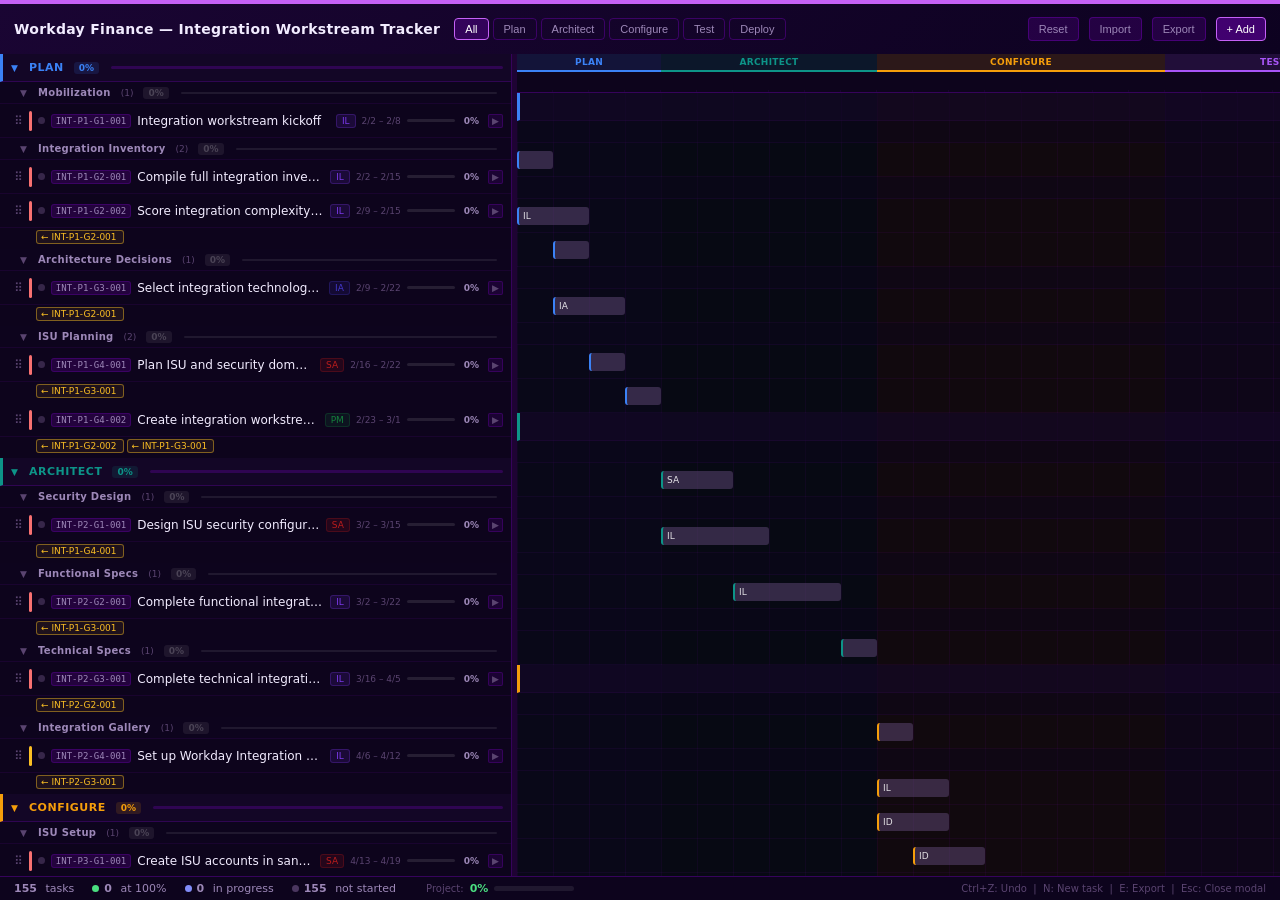
<file: dashboard/tools/09_integration_tracker.html>
﻿<!DOCTYPE html>
<html lang="en">
<head>
<meta charset="UTF-8">
<meta name="viewport" content="width=device-width, initial-scale=1.0">
<title>Workday Finance — Integration Workstream Tracker</title>
<script src="https://cdn.sheetjs.com/xlsx-0.20.3/package/dist/xlsx.full.min.js"></script>
<style>
:root {
  --bg: #07030f;
  --bg-card: rgba(20,7,41,0.85);
  --bg-panel: rgba(14,5,30,0.90);
  --border: rgba(161,0,255,0.28);
  --accent: #C561F6;
  --teal: #C561F6;
  --text: #f2ecff;
  --text-muted: #9d88b8;
  --text-dim: #5a4470;
  --green: #4ade80;
  --amber: #fbbf24;
  --red: #f87171;
  --purple: #e879f9;
}
*{box-sizing:border-box;margin:0;padding:0;}
body{background:var(--bg);color:var(--text);font-family:'Segoe UI',system-ui,sans-serif;font-size:13px;height:100vh;display:flex;flex-direction:column;overflow:hidden;}

/* HEADER */
#header{background:linear-gradient(135deg,#1a0533 0%,#0d0220 100%);border-top:4px solid #C561F6;padding:8px 14px;display:flex;align-items:center;gap:10px;flex-shrink:0;flex-wrap:wrap;min-height:54px;}
#header h1{font-size:14px;font-weight:700;color:var(--text);letter-spacing:0.3px;white-space:nowrap;margin-right:4px;}
.ptabs{display:flex;gap:4px;align-items:center;}
.ptab{background:transparent;border:1px solid var(--border);color:var(--text-muted);padding:4px 10px;border-radius:4px;cursor:pointer;font-size:11px;font-weight:500;transition:all .15s;}
.ptab:hover{border-color:var(--accent);color:var(--text);}
.ptab.active{background:rgba(161,0,255,0.22);border-color:var(--accent);color:#fff;}
#hdr-spacer{flex:1;}
#last-saved{font-size:10px;color:var(--text-dim);white-space:nowrap;}
.hbtn{background:rgba(161,0,255,0.15);border:1px solid var(--border);color:var(--text-muted);padding:5px 10px;border-radius:4px;cursor:pointer;font-size:11px;font-weight:500;transition:all .15s;white-space:nowrap;}
.hbtn:hover{background:rgba(161,0,255,0.3);color:var(--text);border-color:var(--accent);}
.hbtn.primary{background:rgba(161,0,255,0.35);border-color:var(--accent);color:#fff;}
.hbtn.primary:hover{background:rgba(161,0,255,0.55);}

/* MAIN */
#main{display:flex;flex:1;overflow:hidden;min-height:0;}

/* LEFT PANEL */
#left{width:40%;display:flex;flex-direction:column;border-right:1px solid var(--border);min-width:200px;background:var(--bg-panel);}
#task-scroll{flex:1;overflow-y:auto;overflow-x:hidden;}
#task-scroll::-webkit-scrollbar{width:5px;}
#task-scroll::-webkit-scrollbar-track{background:transparent;}
#task-scroll::-webkit-scrollbar-thumb{background:rgba(161,0,255,0.3);border-radius:3px;}

/* SPLITTER */
#splitter{width:5px;background:rgba(161,0,255,0.15);cursor:col-resize;flex-shrink:0;transition:background .15s;}
#splitter:hover{background:rgba(161,0,255,0.45);}

/* RIGHT PANEL */
#right{flex:1;display:flex;flex-direction:column;min-width:0;overflow:hidden;}
#g-hdr-wrap{overflow:hidden;flex-shrink:0;background:var(--bg-panel);border-bottom:1px solid var(--border);}
#g-body-wrap{flex:1;overflow:auto;position:relative;}
#g-body-wrap::-webkit-scrollbar{width:5px;height:5px;}
#g-body-wrap::-webkit-scrollbar-track{background:transparent;}
#g-body-wrap::-webkit-scrollbar-thumb{background:rgba(161,0,255,0.3);border-radius:3px;}

/* STATUS BAR */
#status-bar{background:rgba(14,5,30,0.95);border-top:1px solid var(--border);padding:5px 14px;display:flex;gap:18px;align-items:center;flex-shrink:0;font-size:11px;color:var(--text-muted);}
.stat-item{display:flex;align-items:center;gap:5px;}
.stat-dot{width:7px;height:7px;border-radius:50%;flex-shrink:0;}

/* TASK LIST ROWS */
.tl-row{display:flex;align-items:center;gap:6px;padding:0 8px;cursor:pointer;border-bottom:1px solid rgba(161,0,255,0.08);user-select:none;position:relative;}
.tl-row:hover{background:rgba(161,0,255,0.07);}
.tl-row.ph-row{height:28px;background:rgba(20,7,41,0.9);cursor:pointer;position:sticky;top:0;z-index:3;border-bottom:1px solid rgba(161,0,255,0.2);}
.tl-row.gr-row{height:22px;background:rgba(14,5,30,0.7);padding-left:20px;}
.tl-row.task-row{height:34px;padding-left:14px;}
.tl-row.sub-row{height:30px;padding-left:38px;background:rgba(7,3,15,0.5);}
.ph-name{font-size:11px;font-weight:700;letter-spacing:0.5px;text-transform:uppercase;}
.ph-pct{font-size:9px;padding:1px 5px;border-radius:3px;font-weight:600;margin-left:4px;}
.ph-prog{height:3px;border-radius:2px;background:rgba(161,0,255,0.2);flex:1;margin-left:6px;}
.ph-prog-fill{height:100%;border-radius:2px;transition:width .3s;}
.gr-name{font-size:10px;font-weight:600;color:var(--text-muted);letter-spacing:0.3px;}
.gr-count{font-size:9px;color:var(--text-dim);margin-left:4px;}
.gr-pct{font-size:9px;padding:1px 5px;border-radius:3px;font-weight:600;margin-left:4px;color:var(--text-muted);background:rgba(255,255,255,0.07);}
.gr-prog{height:2px;border-radius:1px;background:rgba(255,255,255,0.08);flex:1;margin:0 6px;}
.gr-prog-fill{height:100%;border-radius:1px;transition:width .3s;}
.sub-progress{display:flex;align-items:center;gap:4px;flex-shrink:0;}
.sub-pct-chip{font-size:9px;padding:1px 5px;border-radius:3px;white-space:nowrap;font-weight:600;color:var(--text-muted);}
.task-mini-prog{height:3px;width:48px;border-radius:2px;background:rgba(255,255,255,0.1);flex-shrink:0;}
.task-mini-prog-fill{height:100%;border-radius:2px;transition:width .3s;}
.chevron{font-size:9px;color:var(--text-dim);width:12px;flex-shrink:0;transition:transform .15s;}
.drag-handle{color:var(--text-dim);font-size:12px;cursor:grab;flex-shrink:0;}
.status-dot{width:7px;height:7px;border-radius:50%;flex-shrink:0;}
.status-dot.clickable{cursor:pointer;transition:transform .12s,box-shadow .12s;}
.status-dot.clickable:hover{transform:scale(1.5);box-shadow:0 0 7px currentColor;}
.pct-popover{position:fixed;background:#0e051e;border:1px solid rgba(161,0,255,0.45);border-radius:7px;z-index:300;display:flex;flex-direction:column;box-shadow:0 8px 28px rgba(0,0,0,0.65);overflow:hidden;min-width:168px;}
.pct-opt{padding:7px 14px;cursor:pointer;font-size:11px;font-weight:600;display:flex;align-items:center;gap:8px;color:var(--text-muted);transition:background .1s;}
.pct-opt:hover{background:rgba(161,0,255,0.18);color:var(--text);}
.pct-opt.pct-active{background:rgba(161,0,255,0.12);color:var(--text);}
.pct-dot{width:8px;height:8px;border-radius:50%;flex-shrink:0;}
.id-badge{font-family:monospace;font-size:9px;background:rgba(161,0,255,0.15);border:1px solid rgba(161,0,255,0.2);padding:1px 4px;border-radius:3px;color:var(--text-muted);white-space:nowrap;flex-shrink:0;max-width:100px;overflow:hidden;text-overflow:ellipsis;}
.task-name{flex:1;overflow:hidden;text-overflow:ellipsis;white-space:nowrap;font-size:12px;}
.sub-name{flex:1;overflow:hidden;text-overflow:ellipsis;white-space:nowrap;font-size:11px;color:var(--text-muted);}
.owner-chip{font-size:9px;padding:1px 5px;border-radius:3px;white-space:nowrap;flex-shrink:0;font-weight:500;color:#fff;}
.week-badge{font-size:9px;color:var(--text-dim);white-space:nowrap;flex-shrink:0;}
.expand-btn{font-size:9px;color:var(--text-dim);cursor:pointer;padding:1px 3px;border-radius:2px;flex-shrink:0;background:rgba(161,0,255,0.1);border:1px solid rgba(161,0,255,0.2);}
.expand-btn:hover{color:var(--text);background:rgba(161,0,255,0.25);}

.priority-ind{width:3px;height:20px;border-radius:2px;flex-shrink:0;}

/* GANTT */
#g-hdr{position:relative;}
.g-ph-band{position:absolute;top:0;height:18px;display:flex;align-items:center;justify-content:center;font-size:9px;font-weight:700;letter-spacing:0.5px;text-transform:uppercase;overflow:hidden;}
.g-wk-row{display:flex;margin-top:18px;}
.g-wk-cell{width:36px;flex-shrink:0;font-size:9px;color:var(--text-dim);text-align:center;border-right:1px solid rgba(161,0,255,0.08);padding:2px 0;height:20px;line-height:16px;}
.g-wk-cell.cur-wk{color:var(--accent);font-weight:700;border-right-color:rgba(161,0,255,0.35);}
#g-body{position:relative;}
.g-row{position:relative;border-bottom:1px solid rgba(161,0,255,0.06);}
.g-row.g-ph{height:28px;background:rgba(20,7,41,0.6);}
.g-row.g-gr{height:22px;background:rgba(14,5,30,0.4);}
.g-row.g-task{height:34px;}
.g-row.g-sub{height:30px;background:rgba(7,3,15,0.3);}
.g-col-grid{position:absolute;top:0;bottom:0;width:1px;background:rgba(161,0,255,0.06);}
.g-bar{position:absolute;top:50%;transform:translateY(-50%);height:18px;border-radius:3px;cursor:grab;min-width:4px;transition:filter .15s;z-index:2;}
.g-bar:hover{filter:brightness(1.25);}
.g-bar.g-sub-bar{height:12px;border-radius:2px;}
.g-bar:active{cursor:grabbing;}
.g-today{position:absolute;top:0;bottom:0;width:2px;background:rgba(250,204,21,0.7);z-index:5;pointer-events:none;}
.g-today::before{content:'';position:absolute;top:0;left:-3px;border-left:4px solid transparent;border-right:4px solid transparent;border-top:6px solid rgba(250,204,21,0.7);}
.g-ph-bg{position:absolute;top:0;bottom:0;opacity:0.04;pointer-events:none;}
/* DEPENDENCY CHIPS & HIGHLIGHTS */
.dep-chips{display:flex;flex-wrap:wrap;gap:3px;padding:2px 2px 5px 36px;}
.dep-chip{display:inline-flex;align-items:center;gap:2px;font-size:9px;padding:1px 6px 1px 4px;border-radius:3px;cursor:pointer;border:1px solid;transition:all .12s;white-space:nowrap;font-weight:500;}
.dep-chip.pred{border-color:rgba(251,191,36,0.45);color:#fbbf24;background:rgba(251,191,36,0.07);}
.dep-chip.pred:hover{background:rgba(251,191,36,0.22);border-color:rgba(251,191,36,0.7);}
.dep-chip.cross{border-color:rgba(161,0,255,0.45);color:#C561F6;background:rgba(161,0,255,0.07);}
.dep-chip.cross:hover{background:rgba(161,0,255,0.2);border-color:rgba(161,0,255,0.7);}
.dep-chip.succ{border-color:rgba(74,222,128,0.4);color:#4ade80;background:rgba(74,222,128,0.06);}
.dep-chip.succ:hover{background:rgba(74,222,128,0.18);}
/* Gantt bar dep highlights */
.g-bar.dep-focus{outline:2px solid rgba(255,255,255,0.8);outline-offset:1px;z-index:8;}
.g-bar.dep-pred{outline:2px solid #fbbf24;outline-offset:1px;z-index:7;filter:brightness(1.2);}
.g-bar.dep-succ{outline:2px solid #4ade80;outline-offset:1px;z-index:7;filter:brightness(1.15);}
/* Task list row dep highlights */
.tl-row.dep-focus{background:rgba(255,255,255,0.06)!important;outline:1px solid rgba(255,255,255,0.25);}
.tl-row.dep-pred{background:rgba(251,191,36,0.08)!important;border-left:2px solid #fbbf24!important;}
.tl-row.dep-succ{background:rgba(74,222,128,0.07)!important;border-left:2px solid #4ade80!important;}

/* MODAL */
#modal-ov{display:none;position:fixed;inset:0;background:rgba(7,3,15,0.85);z-index:100;align-items:center;justify-content:center;backdrop-filter:blur(4px);}
#modal{background:#0e051e;border:1px solid rgba(161,0,255,0.4);border-radius:10px;width:620px;max-width:95vw;max-height:92vh;display:flex;flex-direction:column;box-shadow:0 20px 60px rgba(0,0,0,0.7);}
#modal-hdr{padding:14px 18px;border-bottom:1px solid var(--border);display:flex;align-items:center;justify-content:space-between;flex-shrink:0;}
#modal-hdr h2{font-size:13px;font-weight:600;}
#modal-close{background:none;border:none;color:var(--text-muted);cursor:pointer;font-size:18px;line-height:1;}
#modal-close:hover{color:var(--text);}
#modal-body{padding:16px 18px;overflow-y:auto;flex:1;}
#modal-body::-webkit-scrollbar{width:5px;}
#modal-body::-webkit-scrollbar-thumb{background:rgba(161,0,255,0.3);border-radius:3px;}
.form-row{display:flex;gap:10px;margin-bottom:10px;}
.form-group{display:flex;flex-direction:column;gap:4px;flex:1;}
.form-group label{font-size:10px;color:var(--text-muted);text-transform:uppercase;letter-spacing:0.4px;font-weight:600;}
.form-group input,.form-group select,.form-group textarea{background:rgba(161,0,255,0.08);border:1px solid rgba(161,0,255,0.25);color:var(--text);padding:6px 9px;border-radius:5px;font-size:12px;font-family:inherit;outline:none;width:100%;transition:border-color .15s;}
.form-group input:focus,.form-group select:focus,.form-group textarea:focus{border-color:rgba(161,0,255,0.6);background:rgba(161,0,255,0.12);}
.form-group textarea{resize:vertical;min-height:56px;}
.form-group select option{background:#0e051e;}
#modal-ftr{padding:12px 18px;border-top:1px solid var(--border);display:flex;align-items:center;justify-content:space-between;flex-shrink:0;}
.btn{padding:7px 16px;border-radius:5px;border:none;cursor:pointer;font-size:12px;font-weight:500;transition:all .15s;}
.btn-primary{background:var(--accent);color:#fff;}
.btn-primary:hover{background:#8c00e0;}
.btn-cancel{background:rgba(255,255,255,0.08);color:var(--text-muted);border:1px solid var(--border);}
.btn-cancel:hover{background:rgba(255,255,255,0.14);color:var(--text);}
.btn-danger{background:rgba(248,113,113,0.15);color:var(--red);border:1px solid rgba(248,113,113,0.3);}
.btn-danger:hover{background:rgba(248,113,113,0.3);}

/* CONTEXT MENU */
#ctx-menu{position:fixed;background:#0e051e;border:1px solid rgba(161,0,255,0.4);border-radius:6px;z-index:200;min-width:160px;box-shadow:0 8px 32px rgba(0,0,0,0.6);display:none;}
.ctx-item{padding:7px 14px;cursor:pointer;font-size:12px;color:var(--text-muted);transition:all .12s;}
.ctx-item:hover{background:rgba(161,0,255,0.15);color:var(--text);}
.ctx-sep{height:1px;background:var(--border);margin:3px 0;}
.ctx-item.danger{color:var(--red);}
.ctx-item.danger:hover{background:rgba(248,113,113,0.15);}

/* TOOLTIP */
.g-tooltip{position:fixed;background:#0e051e;border:1px solid rgba(161,0,255,0.4);border-radius:5px;padding:6px 10px;font-size:11px;pointer-events:none;z-index:50;max-width:200px;}

/* TOAST */
.toast{position:fixed;bottom:24px;left:50%;transform:translateX(-50%);background:#0e051e;border:1px solid rgba(161,0,255,0.5);color:var(--text);padding:9px 18px;border-radius:6px;font-size:12px;z-index:1000;animation:toastIn .2s ease;box-shadow:0 4px 20px rgba(0,0,0,0.5);}
@keyframes toastIn{from{opacity:0;transform:translateX(-50%) translateY(10px)}to{opacity:1;transform:translateX(-50%) translateY(0)}}

/* Subtask add form inline */
.sub-form{padding:6px 14px;background:rgba(161,0,255,0.05);border-bottom:1px solid rgba(161,0,255,0.1);}
</style>
</head>
<body>

<!-- HEADER -->
<div id="header">
  <h1>Workday Finance — Integration Workstream Tracker</h1>
  <div class="ptabs" id="ptabs">
    <button class="ptab active" data-phase="all">All</button>
    <button class="ptab" data-phase="Plan">Plan</button>
    <button class="ptab" data-phase="Architect">Architect</button>
    <button class="ptab" data-phase="Configure">Configure</button>
    <button class="ptab" data-phase="Test">Test</button>
    <button class="ptab" data-phase="Deploy">Deploy</button>
  </div>
  <div id="hdr-spacer"></div>
  <span id="last-saved"></span>
  <button class="hbtn" onclick="confirmReset()">Reset</button>
  <button class="hbtn" onclick="document.getElementById('import-input').click()">Import</button>
  <input type="file" id="import-input" accept=".xlsx,.xls" style="display:none" onchange="doImport(this)">
  <button class="hbtn" onclick="doExport()">Export</button>
  <button class="hbtn primary" onclick="openNewTaskModal()">+ Add</button>
</div>

<!-- MAIN -->
<div id="main">
  <!-- LEFT PANEL -->
  <div id="left">
    <div id="task-scroll">
      <div id="task-list"></div>
    </div>
  </div>

  <!-- SPLITTER -->
  <div id="splitter"></div>

  <!-- RIGHT PANEL (GANTT) -->
  <div id="right">
    <div id="g-hdr-wrap">
      <div id="g-hdr"></div>
    </div>
    <div id="g-body-wrap">
      <div id="g-body"></div>
    </div>
  </div>
</div>

<!-- STATUS BAR -->
<div id="status-bar">
  <div class="stat-item"><strong id="stat-total">0</strong>&nbsp;tasks</div>
  <div class="stat-item"><span class="stat-dot" style="background:#4ade80"></span><strong id="stat-complete">0</strong>&nbsp;at 100%</div>
  <div class="stat-item"><span class="stat-dot" style="background:#818cf8"></span><strong id="stat-inprog">0</strong>&nbsp;in progress</div>
  <div class="stat-item"><span class="stat-dot" style="background:rgba(90,68,112,0.8)"></span><strong id="stat-blocked">0</strong>&nbsp;not started</div>
  <div class="stat-item" style="margin-left:12px;gap:6px;">
    <span style="font-size:10px;color:var(--text-dim)">Project:</span>
    <span id="stat-proj-pct" style="font-size:11px;font-weight:700;color:var(--green)">0%</span>
    <div style="width:80px;height:5px;border-radius:3px;background:rgba(255,255,255,0.08);overflow:hidden;"><div id="stat-proj-bar" style="height:100%;border-radius:3px;background:var(--green);width:0%;transition:width .4s;"></div></div>
  </div>
  <div class="stat-item" style="margin-left:auto;font-size:10px;color:var(--text-dim)">Ctrl+Z: Undo &nbsp;|&nbsp; N: New task &nbsp;|&nbsp; E: Export &nbsp;|&nbsp; Esc: Close modal</div>
</div>

<!-- MODAL -->
<div id="modal-ov">
  <div id="modal">
    <div id="modal-hdr">
      <h2 id="modal-title">Edit Task</h2>
      <button id="modal-close" onclick="closeModal()">×</button>
    </div>
    <div id="modal-body">
      <div class="form-row">
        <div class="form-group" style="flex:3">
          <label>Task Name</label>
          <input type="text" id="f-task" placeholder="Task description...">
        </div>
        <div class="form-group" style="flex:1">
          <label>ID</label>
          <input type="text" id="f-id" placeholder="DC-P1-G1-001">
        </div>
      </div>
      <div class="form-row">
        <div class="form-group">
          <label>Phase</label>
          <select id="f-phase">
            <option value="Plan">Plan</option>
            <option value="Architect">Architect</option>
            <option value="Configure">Configure</option>
            <option value="Test">Test</option>
            <option value="Deploy">Deploy</option>
          </select>
        </div>
        <div class="form-group">
          <label>Group</label>
          <input type="text" id="f-group" placeholder="Group name">
        </div>
      </div>
      <div class="form-row">
        <div class="form-group">
          <label>Owner</label>
          <select id="f-owner">
            <option>Conversion Lead</option>
            <option>Data Analyst</option>
            <option>Workday Architect</option>
            <option>Business Analyst</option>
            <option>Client IT</option>
            <option>Client Data Owner</option>
            <option>Project Manager</option>
            <option>Project Coordinator</option>
            <option>Controller</option>
            <option>AP Manager</option>
            <option>Fixed Asset Manager</option>
            <option>Workday Configurator</option>
            <option value="other">Other</option>
          </select>
        </div>
        <div class="form-group">
          <label>Status</label>
          <select id="f-status">
            <option value="0">0%</option>
            <option value="25">25%</option>
            <option value="50">50%</option>
            <option value="75">75%</option>
            <option value="100">100%</option>
          </select>
        </div>
      </div>
      <div class="form-row">
        <div class="form-group">
          <label>Start Week</label>
          <select id="f-start" style="font-size:12px"></select>
        </div>
        <div class="form-group">
          <label>Duration (weeks)</label>
          <input type="number" id="f-dur" min="1" max="104" value="1">
        </div>
        <div class="form-group">
          <label>Priority</label>
          <select id="f-priority">
            <option value="high">High</option>
            <option value="medium">Medium</option>
            <option value="low">Low</option>
          </select>
        </div>
      </div>
      <div class="form-row">
        <div class="form-group">
          <label>Dependencies (comma-separated IDs)</label>
          <textarea id="f-deps" rows="2" placeholder="DC-P1-G1-001, DC-P1-G2-001"></textarea>
        </div>
        <div class="form-group">
          <label>Cross-WS Dependencies</label>
          <textarea id="f-crossdeps" rows="2" placeholder="RPT-P3-G3-001, INT-P4-G1-001"></textarea>
        </div>
      </div>
      <div class="form-row">
        <div class="form-group">
          <label>Notes</label>
          <textarea id="f-notes" rows="3" placeholder="Additional context..."></textarea>
        </div>
      </div>
    </div>
    <div id="modal-ftr">
      <button class="btn btn-danger" id="modal-del-btn" onclick="deleteCurrentTask()">Delete</button>
      <div style="display:flex;gap:8px;">
        <button class="btn btn-cancel" onclick="closeModal()">Cancel</button>
        <button class="btn btn-primary" onclick="saveModal()">Save</button>
      </div>
    </div>
  </div>
</div>

<!-- CONTEXT MENU -->
<div id="ctx-menu">
  <div class="ctx-item" data-action="edit">Edit</div>
  <div class="ctx-item" data-action="addSub">Add Subtask</div>
  <div class="ctx-item" data-action="addBelow">Add Task Below</div>
  <div class="ctx-item" data-action="duplicate">Duplicate</div>
  <div class="ctx-sep"></div>
  <div class="ctx-item danger" data-action="delete">Delete</div>
  <div class="ctx-sep"></div>
  <div class="ctx-item" data-action="dep">Set Dependency</div>
</div>

<script>
// ============================================================
// CONSTANTS
// ============================================================
const PHASES = ['Plan','Architect','Configure','Test','Deploy'];
const PHASE_COLORS = {Plan:'#3b82f6',Architect:'#0d9488',Configure:'#f59e0b',Test:'#a855f7',Deploy:'#22c55e'};
const PHASE_RANGES = {Plan:[1,4],Architect:[5,10],Configure:[11,18],Test:[19,24],Deploy:[25,28]};
const STATUS_COLORS = {'0':'rgba(90,68,112,0.55)','25':'#fbbf24','50':'#818cf8','75':'#C561F6','100':'#4ade80'};
const STATUS_LABELS  = {'0':'0%','25':'25%','50':'50%','75':'75%','100':'100%'};
function migrateStatus(s) {
  const map = {complete:'100',in_progress:'50',blocked:'25',not_started:'0'};
  return map[s] || (['0','25','50','75','100'].includes(String(s)) ? String(s) : '0');
}
const CELL_W = 36;
const TOTAL_WEEKS = 28;
const ROW_H = 34;
const SUB_H = 30;
const PH_ROW_H = 28;
const GR_ROW_H = 22;
const OWNER_COLORS = {
  'Integration Lead':'#7c3aed','Integration Developer':'#0f766e','Workday Architect':'#1d4ed8',
  'Business Analyst':'#b45309','Client IT':'#c2410c','Project Manager':'#15803d',
  'Integration Architect':'#4338ca','Security Admin':'#b91c1c','DevOps':'#0f766e',
  'QA Analyst':'#b45309','Change Manager':'#ca8a04',
};
const PRIORITY_COLORS = {high:'#f87171',medium:'#fbbf24',low:'#4ade80'};
const HISTORY_MAX = 20;
const PROJECT_START = new Date('2026-02-02');
const currentWeek = Math.max(1, Math.min(104, Math.ceil((Date.now() - PROJECT_START.getTime()) / (7*24*60*60*1000))));
function weekToDate(w){return new Date(Date.UTC(2026,1,2+(w-1)*7));}
function weekLabel(w){const d=weekToDate(w);return(d.getUTCMonth()+1)+'/'+d.getUTCDate();}
function weekRange(s,dur){const f=d=>(d.getUTCMonth()+1)+'/'+d.getUTCDate();const sd=weekToDate(s);const ed=new Date(weekToDate(s+(dur||1)-1).getTime()+6*86400000);return f(sd)+' – '+f(ed);}

// ============================================================
// SEED DATA
// ============================================================
const SEED_TASKS = [
  // ── PHASE 1: PLAN (Weeks 1-4) ─────────────────────────────────────────
  { id:'INT-P1-G1-001', phase:'Plan', group:'Mobilization', task:'Integration workstream kickoff', owner:'Integration Lead', startWeek:1, duration:1, status:'0', dependencies:[], crossDeps:[], priority:'high', notes:'', subtasks:[
    { id:'INT-P1-G1-001a', task:'Review and accept project charter integration scope', owner:'Integration Lead', startWeek:1, duration:1, status:'0', dependencies:[], priority:'high', notes:'' },
    { id:'INT-P1-G1-001b', task:'Confirm integration team roles and assignments', owner:'Integration Lead', startWeek:1, duration:1, status:'0', dependencies:['INT-P1-G1-001a'], priority:'high', notes:'' },
    { id:'INT-P1-G1-001c', task:'Set up integration working folder and Wiki', owner:'Project Manager', startWeek:1, duration:1, status:'0', dependencies:[], priority:'medium', notes:'' },
  ]},
  { id:'INT-P1-G2-001', phase:'Plan', group:'Integration Inventory', task:'Compile full integration inventory from client', owner:'Integration Lead', startWeek:1, duration:2, status:'0', dependencies:[], crossDeps:[], priority:'high', notes:'Target: 15 integrations. Gather from IT, Finance, and Procurement teams.', subtasks:[
    { id:'INT-P1-G2-001a', task:'Interview Finance IT on existing interfaces and feeds', owner:'Business Analyst', startWeek:1, duration:1, status:'0', dependencies:[], priority:'high', notes:'' },
    { id:'INT-P1-G2-001b', task:'Interview AP/AR teams on current integration touchpoints', owner:'Business Analyst', startWeek:1, duration:1, status:'0', dependencies:[], priority:'high', notes:'' },
    { id:'INT-P1-G2-001c', task:'Document all integrations in integration inventory tracker', owner:'Integration Lead', startWeek:2, duration:1, status:'0', dependencies:['INT-P1-G2-001a','INT-P1-G2-001b'], priority:'high', notes:'' },
    { id:'INT-P1-G2-001d', task:'Confirm integration list with client IT sign-off', owner:'Client IT', startWeek:2, duration:1, status:'0', dependencies:['INT-P1-G2-001c'], priority:'high', notes:'' },
  ]},
  { id:'INT-P1-G2-002', phase:'Plan', group:'Integration Inventory', task:'Score integration complexity and prioritize build order', owner:'Integration Lead', startWeek:2, duration:1, status:'0', dependencies:['INT-P1-G2-001'], crossDeps:[], priority:'high', notes:'Criteria: data volume, transformation complexity, error sensitivity, go-live dependency', subtasks:[
    { id:'INT-P1-G2-002a', task:'Apply complexity scoring matrix to each integration', owner:'Integration Lead', startWeek:2, duration:1, status:'0', dependencies:[], priority:'high', notes:'' },
    { id:'INT-P1-G2-002b', task:'Rank integrations High/Medium/Low complexity', owner:'Integration Lead', startWeek:2, duration:1, status:'0', dependencies:['INT-P1-G2-002a'], priority:'high', notes:'' },
    { id:'INT-P1-G2-002c', task:'Confirm build priority order with project team', owner:'Project Manager', startWeek:3, duration:1, status:'0', dependencies:['INT-P1-G2-002b'], priority:'high', notes:'' },
  ]},
  { id:'INT-P1-G3-001', phase:'Plan', group:'Architecture Decisions', task:'Select integration technology for each integration', owner:'Integration Architect', startWeek:2, duration:2, status:'0', dependencies:['INT-P1-G2-001'], crossDeps:[], priority:'high', notes:'Options: Workday Studio, EIB (Enterprise Interface Builder), Core Connector, REST/SOAP API', subtasks:[
    { id:'INT-P1-G3-001a', task:'Evaluate Studio vs EIB for each outbound integration', owner:'Integration Architect', startWeek:2, duration:1, status:'0', dependencies:[], priority:'high', notes:'Studio: complex transforms; EIB: simple extracts' },
    { id:'INT-P1-G3-001b', task:'Evaluate API vs EIB for inbound integrations', owner:'Integration Architect', startWeek:2, duration:1, status:'0', dependencies:[], priority:'high', notes:'' },
    { id:'INT-P1-G3-001c', task:'Document architecture decision for each integration', owner:'Integration Lead', startWeek:3, duration:1, status:'0', dependencies:['INT-P1-G3-001a','INT-P1-G3-001b'], priority:'high', notes:'' },
    { id:'INT-P1-G3-001d', task:'Client IT review and approval of architecture decisions', owner:'Client IT', startWeek:3, duration:1, status:'0', dependencies:['INT-P1-G3-001c'], priority:'high', notes:'' },
  ]},
  { id:'INT-P1-G4-001', phase:'Plan', group:'ISU Planning', task:'Plan ISU and security domain setup', owner:'Security Admin', startWeek:3, duration:1, status:'0', dependencies:['INT-P1-G3-001'], crossDeps:[], priority:'high', notes:'ISU = Integration System User. Each integration type needs specific domain security policies.', subtasks:[
    { id:'INT-P1-G4-001a', task:'Document required ISU accounts per integration', owner:'Security Admin', startWeek:3, duration:1, status:'0', dependencies:[], priority:'high', notes:'' },
    { id:'INT-P1-G4-001b', task:'Document required domain security policies per ISU', owner:'Security Admin', startWeek:3, duration:1, status:'0', dependencies:['INT-P1-G4-001a'], priority:'high', notes:'' },
    { id:'INT-P1-G4-001c', task:'Confirm ISU naming convention with client', owner:'Integration Lead', startWeek:4, duration:1, status:'0', dependencies:['INT-P1-G4-001b'], priority:'medium', notes:'' },
  ]},
  { id:'INT-P1-G4-002', phase:'Plan', group:'ISU Planning', task:'Create integration workstream project schedule', owner:'Project Manager', startWeek:4, duration:1, status:'0', dependencies:['INT-P1-G2-002','INT-P1-G3-001'], crossDeps:[], priority:'high', notes:'', subtasks:[
    { id:'INT-P1-G4-002a', task:'Build integration build and test schedule', owner:'Project Manager', startWeek:4, duration:1, status:'0', dependencies:[], priority:'high', notes:'' },
    { id:'INT-P1-G4-002b', task:'Identify dependencies on conversion and tenant configuration', owner:'Integration Lead', startWeek:4, duration:1, status:'0', dependencies:['INT-P1-G4-002a'], priority:'high', notes:'' },
  ]},

  // ── PHASE 2: ARCHITECT (Weeks 5-10) ──────────────────────────────────
  { id:'INT-P2-G1-001', phase:'Architect', group:'Security Design', task:'Design ISU security configuration', owner:'Security Admin', startWeek:5, duration:2, status:'0', dependencies:['INT-P1-G4-001'], crossDeps:[], priority:'high', notes:'', subtasks:[
    { id:'INT-P2-G1-001a', task:'Design ISU_GL_Export security policy set', owner:'Security Admin', startWeek:5, duration:1, status:'0', dependencies:[], priority:'high', notes:'Domains: Get: Integration Events, Put: Integration Event Result' },
    { id:'INT-P2-G1-001b', task:'Design ISU_Bank_Import security policy set', owner:'Security Admin', startWeek:5, duration:1, status:'0', dependencies:[], priority:'high', notes:'Domains: Put: Financials - Banking' },
    { id:'INT-P2-G1-001c', task:'Design ISU_Supplier_Invoice security policy set', owner:'Security Admin', startWeek:5, duration:1, status:'0', dependencies:[], priority:'high', notes:'' },
    { id:'INT-P2-G1-001d', task:'Design ISU_Payment_Out security policy set', owner:'Security Admin', startWeek:5, duration:1, status:'0', dependencies:[], priority:'high', notes:'' },
    { id:'INT-P2-G1-001e', task:'Design ISU for remaining 11 integrations', owner:'Security Admin', startWeek:6, duration:2, status:'0', dependencies:[], priority:'high', notes:'' },
    { id:'INT-P2-G1-001f', task:'Document complete ISU security matrix', owner:'Security Admin', startWeek:6, duration:1, status:'0', dependencies:['INT-P2-G1-001e'], priority:'high', notes:'' },
  ]},
  { id:'INT-P2-G2-001', phase:'Architect', group:'Functional Specs', task:'Complete functional integration specs — all 15 integrations', owner:'Integration Lead', startWeek:5, duration:3, status:'0', dependencies:['INT-P1-G3-001'], crossDeps:[], priority:'high', notes:'One functional spec per integration', subtasks:[
    { id:'INT-P2-G2-001a', task:'Functional spec: I001 GL Journal Entry Outbound (Studio)', owner:'Integration Lead', startWeek:5, duration:1, status:'0', dependencies:[], priority:'high', notes:'Source: Workday Posted Journals → Target: ERP/Reporting system. Fields: Date, Period, Company, Cost Center, Account, Amount.' },
    { id:'INT-P2-G2-001b', task:'Functional spec: I002 Bank Statement Inbound (EIB)', owner:'Integration Developer', startWeek:5, duration:1, status:'0', dependencies:[], priority:'high', notes:'Source: Bank (BAI2/MT940) → Target: Workday Cash Management' },
    { id:'INT-P2-G2-001c', task:'Functional spec: I003 Supplier Invoice Inbound (Studio)', owner:'Integration Developer', startWeek:5, duration:1, status:'0', dependencies:[], priority:'high', notes:'Source: AP automation tool or EDI → Target: Workday Supplier Invoices' },
    { id:'INT-P2-G2-001d', task:'Functional spec: I004 Payment Outbound (Studio)', owner:'Integration Lead', startWeek:6, duration:1, status:'0', dependencies:[], priority:'high', notes:'Source: Workday AP Payments → Target: Bank payment file (ACH/NACHA/SEPA)' },
    { id:'INT-P2-G2-001e', task:'Functional spec: I005 Budget Import (EIB)', owner:'Integration Developer', startWeek:6, duration:1, status:'0', dependencies:[], priority:'high', notes:'Source: Adaptive Planning/Excel → Target: Workday Budget' },
    { id:'INT-P2-G2-001f', task:'Functional spec: I006 Fixed Asset Outbound (Studio)', owner:'Integration Developer', startWeek:6, duration:1, status:'0', dependencies:[], priority:'medium', notes:'' },
    { id:'INT-P2-G2-001g', task:'Functional spec: I007 Intercompany Billing (Studio)', owner:'Integration Lead', startWeek:6, duration:1, status:'0', dependencies:[], priority:'high', notes:'' },
    { id:'INT-P2-G2-001h', task:'Functional spec: I008 Tax Data Outbound (EIB)', owner:'Integration Developer', startWeek:7, duration:1, status:'0', dependencies:[], priority:'medium', notes:'' },
    { id:'INT-P2-G2-001i', task:'Functional spec: I009 Expense Report Export (EIB)', owner:'Integration Developer', startWeek:7, duration:1, status:'0', dependencies:[], priority:'medium', notes:'' },
    { id:'INT-P2-G2-001j', task:'Functional spec: I010 Customer Invoice Outbound (Studio)', owner:'Integration Developer', startWeek:7, duration:1, status:'0', dependencies:[], priority:'medium', notes:'' },
    { id:'INT-P2-G2-001k', task:'Functional spec: I011 Cash Position Report (EIB)', owner:'Integration Developer', startWeek:7, duration:1, status:'0', dependencies:[], priority:'medium', notes:'' },
    { id:'INT-P2-G2-001l', task:'Functional spec: I012 AR Cash Application Inbound (Studio)', owner:'Integration Lead', startWeek:8, duration:1, status:'0', dependencies:[], priority:'high', notes:'' },
    { id:'INT-P2-G2-001m', task:'Functional spec: I013 Purchasing/PO Outbound (Studio)', owner:'Integration Developer', startWeek:8, duration:1, status:'0', dependencies:[], priority:'medium', notes:'' },
    { id:'INT-P2-G2-001n', task:'Functional spec: I014 AP Aging Extract (EIB)', owner:'Integration Developer', startWeek:8, duration:1, status:'0', dependencies:[], priority:'medium', notes:'' },
    { id:'INT-P2-G2-001o', task:'Functional spec: I015 FP&A Data API Integration', owner:'Integration Lead', startWeek:8, duration:1, status:'0', dependencies:[], priority:'high', notes:'REST API to/from Adaptive Planning or equivalent' },
    { id:'INT-P2-G2-001p', task:'Client review and sign-off on all functional specs', owner:'Client IT', startWeek:9, duration:1, status:'0', dependencies:['INT-P2-G2-001a','INT-P2-G2-001d','INT-P2-G2-001l'], priority:'high', notes:'' },
  ]},
  { id:'INT-P2-G3-001', phase:'Architect', group:'Technical Specs', task:'Complete technical integration specs — all 15 integrations', owner:'Integration Lead', startWeek:7, duration:3, status:'0', dependencies:['INT-P2-G2-001'], crossDeps:[], priority:'high', notes:'Tech spec includes: XSLT design, ISU, endpoints, error handling, scheduling', subtasks:[
    { id:'INT-P2-G3-001a', task:'Tech spec: I001 GL Journal Entry Outbound', owner:'Integration Lead', startWeek:7, duration:1, status:'0', dependencies:[], priority:'high', notes:'XSLT: Extract from wbsvc:getJournalLines. Transform to flat file. Schedule: daily 2am.' },
    { id:'INT-P2-G3-001b', task:'Tech spec: I002 Bank Statement Inbound', owner:'Integration Developer', startWeek:7, duration:1, status:'0', dependencies:[], priority:'high', notes:'EIB: inbound from SFTP. BAI2 parser. Map to Workday Cash Reconciliation.' },
    { id:'INT-P2-G3-001c', task:'Tech spec: I003 Supplier Invoice Inbound', owner:'Integration Developer', startWeek:7, duration:1, status:'0', dependencies:[], priority:'high', notes:'' },
    { id:'INT-P2-G3-001d', task:'Tech spec: I004 Payment Outbound', owner:'Integration Lead', startWeek:7, duration:1, status:'0', dependencies:[], priority:'high', notes:'NACHA/ACH format. Include prenote logic.' },
    { id:'INT-P2-G3-001e', task:'Tech spec: I005-I008 (Budget, Fixed Asset, Interco, Tax)', owner:'Integration Developer', startWeek:8, duration:1, status:'0', dependencies:[], priority:'medium', notes:'' },
    { id:'INT-P2-G3-001f', task:'Tech spec: I009-I012 (Expense, Customer Invoice, Cash, AR)', owner:'Integration Developer', startWeek:8, duration:1, status:'0', dependencies:[], priority:'medium', notes:'' },
    { id:'INT-P2-G3-001g', task:'Tech spec: I013-I015 (PO, AP Aging, FP&A API)', owner:'Integration Developer', startWeek:8, duration:1, status:'0', dependencies:[], priority:'medium', notes:'' },
    { id:'INT-P2-G3-001h', task:'Design error notification and alerting (email/webhook per integration)', owner:'Integration Lead', startWeek:9, duration:1, status:'0', dependencies:['INT-P2-G3-001a'], priority:'high', notes:'All integrations must have failure alerting' },
    { id:'INT-P2-G3-001i', task:'Client IT review and sign-off on all technical specs', owner:'Client IT', startWeek:9, duration:1, status:'0', dependencies:['INT-P2-G3-001g'], priority:'high', notes:'' },
  ]},
  { id:'INT-P2-G4-001', phase:'Architect', group:'Integration Gallery', task:'Set up Workday Integration Gallery and catalog', owner:'Integration Lead', startWeek:10, duration:1, status:'0', dependencies:['INT-P2-G3-001'], crossDeps:[], priority:'medium', notes:'', subtasks:[
    { id:'INT-P2-G4-001a', task:'Configure integration gallery naming convention', owner:'Integration Lead', startWeek:10, duration:1, status:'0', dependencies:[], priority:'medium', notes:'' },
    { id:'INT-P2-G4-001b', task:'Create placeholders for all 15 integrations in sandbox', owner:'Integration Developer', startWeek:10, duration:1, status:'0', dependencies:['INT-P2-G4-001a'], priority:'medium', notes:'' },
  ]},

  // ── PHASE 3: CONFIGURE (Weeks 11-18) ────────────────────────────────
  { id:'INT-P3-G1-001', phase:'Configure', group:'ISU Setup', task:'Create ISU accounts in sandbox tenant', owner:'Security Admin', startWeek:11, duration:1, status:'0', dependencies:['INT-P2-G1-001'], crossDeps:[], priority:'high', notes:'Required before any integration can be built or tested', subtasks:[
    { id:'INT-P3-G1-001a', task:'Create ISU_GL_Export system user', owner:'Security Admin', startWeek:11, duration:0.5, status:'0', dependencies:[], priority:'high', notes:'' },
    { id:'INT-P3-G1-001b', task:'Assign domain security policies to ISU_GL_Export', owner:'Security Admin', startWeek:11, duration:0.5, status:'0', dependencies:['INT-P3-G1-001a'], priority:'high', notes:'' },
    { id:'INT-P3-G1-001c', task:'Create ISU_Bank_Import system user and assign policies', owner:'Security Admin', startWeek:11, duration:0.5, status:'0', dependencies:[], priority:'high', notes:'' },
    { id:'INT-P3-G1-001d', task:'Create ISU_Supplier_Invoice system user and assign policies', owner:'Security Admin', startWeek:11, duration:0.5, status:'0', dependencies:[], priority:'high', notes:'' },
    { id:'INT-P3-G1-001e', task:'Create ISU_Payment_Out system user and assign policies', owner:'Security Admin', startWeek:11, duration:0.5, status:'0', dependencies:[], priority:'high', notes:'' },
    { id:'INT-P3-G1-001f', task:'Create ISU accounts for remaining 11 integrations', owner:'Security Admin', startWeek:12, duration:1, status:'0', dependencies:[], priority:'high', notes:'' },
    { id:'INT-P3-G1-001g', task:'Test ISU authentication and API access for each ISU', owner:'Integration Developer', startWeek:12, duration:1, status:'0', dependencies:['INT-P3-G1-001f'], priority:'high', notes:'' },
  ]},
  { id:'INT-P3-G2-001', phase:'Configure', group:'Integration Build — High Priority', task:'Build I001: GL Journal Entry Outbound (Studio)', owner:'Integration Lead', startWeek:11, duration:2, status:'0', dependencies:['INT-P3-G1-001','INT-P2-G3-001'], crossDeps:['DC-P3-G3-001'], priority:'high', notes:'Critical path — finance reconciliation depends on this', subtasks:[
    { id:'INT-P3-G2-001a', task:'Copy CoP GL integration template from asset library', owner:'Integration Lead', startWeek:11, duration:0.5, status:'0', dependencies:[], priority:'high', notes:'' },
    { id:'INT-P3-G2-001b', task:'Configure SOAP web service call (wbsvc:getJournalLines)', owner:'Integration Lead', startWeek:11, duration:1, status:'0', dependencies:['INT-P3-G2-001a'], priority:'high', notes:'' },
    { id:'INT-P3-G2-001c', task:'Build XSLT transformation to target file format', owner:'Integration Lead', startWeek:11, duration:1, status:'0', dependencies:['INT-P3-G2-001b'], priority:'high', notes:'' },
    { id:'INT-P3-G2-001d', task:'Configure SFTP output delivery with client credentials', owner:'Integration Developer', startWeek:12, duration:0.5, status:'0', dependencies:['INT-P3-G2-001c'], priority:'high', notes:'' },
    { id:'INT-P3-G2-001e', task:'Configure error notification (email on failure)', owner:'Integration Developer', startWeek:12, duration:0.5, status:'0', dependencies:[], priority:'high', notes:'' },
    { id:'INT-P3-G2-001f', task:'Unit test with sample posted journal data', owner:'Integration Lead', startWeek:12, duration:1, status:'0', dependencies:['INT-P3-G2-001d'], priority:'high', notes:'' },
    { id:'INT-P3-G2-001g', task:'Peer review and document I001 spec sheet', owner:'Integration Developer', startWeek:12, duration:0.5, status:'0', dependencies:['INT-P3-G2-001f'], priority:'medium', notes:'' },
  ]},
  { id:'INT-P3-G2-002', phase:'Configure', group:'Integration Build — High Priority', task:'Build I002: Bank Statement Inbound (EIB)', owner:'Integration Developer', startWeek:11, duration:2, status:'0', dependencies:['INT-P3-G1-001','INT-P2-G3-001'], crossDeps:[], priority:'high', notes:'', subtasks:[
    { id:'INT-P3-G2-002a', task:'Configure EIB inbound from client SFTP', owner:'Integration Developer', startWeek:11, duration:1, status:'0', dependencies:[], priority:'high', notes:'' },
    { id:'INT-P3-G2-002b', task:'Map BAI2 fields to Workday Cash Reconciliation fields', owner:'Integration Developer', startWeek:12, duration:1, status:'0', dependencies:['INT-P3-G2-002a'], priority:'high', notes:'' },
    { id:'INT-P3-G2-002c', task:'Unit test with sample bank statement file', owner:'Integration Developer', startWeek:12, duration:1, status:'0', dependencies:['INT-P3-G2-002b'], priority:'high', notes:'' },
    { id:'INT-P3-G2-002d', task:'Configure error handling and notification', owner:'Integration Developer', startWeek:12, duration:0.5, status:'0', dependencies:[], priority:'medium', notes:'' },
    { id:'INT-P3-G2-002e', task:'Peer review and doc spec sheet', owner:'Integration Lead', startWeek:12, duration:0.5, status:'0', dependencies:['INT-P3-G2-002c'], priority:'medium', notes:'' },
  ]},
  { id:'INT-P3-G2-003', phase:'Configure', group:'Integration Build — High Priority', task:'Build I003: Supplier Invoice Inbound (Studio)', owner:'Integration Developer', startWeek:12, duration:2, status:'0', dependencies:['INT-P3-G1-001'], crossDeps:['DC-P3-G3-001'], priority:'high', notes:'Requires supplier master loaded first', subtasks:[
    { id:'INT-P3-G2-003a', task:'Configure Studio inbound from SFTP/EDI source', owner:'Integration Developer', startWeek:12, duration:1, status:'0', dependencies:[], priority:'high', notes:'' },
    { id:'INT-P3-G2-003b', task:'Build XSLT to map invoice XML to Workday format', owner:'Integration Developer', startWeek:12, duration:1, status:'0', dependencies:['INT-P3-G2-003a'], priority:'high', notes:'' },
    { id:'INT-P3-G2-003c', task:'Handle duplicate invoice detection logic', owner:'Integration Developer', startWeek:13, duration:0.5, status:'0', dependencies:['INT-P3-G2-003b'], priority:'high', notes:'' },
    { id:'INT-P3-G2-003d', task:'Unit test and peer review', owner:'Integration Lead', startWeek:13, duration:1, status:'0', dependencies:['INT-P3-G2-003c'], priority:'high', notes:'' },
  ]},
  { id:'INT-P3-G2-004', phase:'Configure', group:'Integration Build — High Priority', task:'Build I004: Payment Outbound (Studio)', owner:'Integration Developer', startWeek:12, duration:2, status:'0', dependencies:['INT-P3-G1-001'], crossDeps:[], priority:'high', notes:'ACH/NACHA format. Critical for AP cutover.', subtasks:[
    { id:'INT-P3-G2-004a', task:'Configure Studio outbound payment extract', owner:'Integration Developer', startWeek:12, duration:1, status:'0', dependencies:[], priority:'high', notes:'' },
    { id:'INT-P3-G2-004b', task:'Build NACHA file formatter XSLT', owner:'Integration Lead', startWeek:13, duration:1, status:'0', dependencies:['INT-P3-G2-004a'], priority:'high', notes:'Include prenote logic and addenda records' },
    { id:'INT-P3-G2-004c', task:'Configure SFTP delivery to bank', owner:'Integration Developer', startWeek:13, duration:0.5, status:'0', dependencies:['INT-P3-G2-004b'], priority:'high', notes:'' },
    { id:'INT-P3-G2-004d', task:'Unit test with bank-provided test environment', owner:'Integration Lead', startWeek:13, duration:1, status:'0', dependencies:['INT-P3-G2-004c'], priority:'high', notes:'' },
    { id:'INT-P3-G2-004e', task:'Peer review and doc spec sheet', owner:'Integration Developer', startWeek:14, duration:0.5, status:'0', dependencies:['INT-P3-G2-004d'], priority:'medium', notes:'' },
  ]},
  { id:'INT-P3-G3-001', phase:'Configure', group:'Integration Build — Medium Priority', task:'Build I005: Budget Import (EIB)', owner:'Integration Developer', startWeek:13, duration:2, status:'0', dependencies:['INT-P3-G1-001'], crossDeps:[], priority:'medium', notes:'', subtasks:[
    { id:'INT-P3-G3-001a', task:'Configure EIB inbound from Adaptive Planning CSV', owner:'Integration Developer', startWeek:13, duration:1, status:'0', dependencies:[], priority:'medium', notes:'' },
    { id:'INT-P3-G3-001b', task:'Map budget fields and cost center hierarchy', owner:'Integration Developer', startWeek:13, duration:1, status:'0', dependencies:['INT-P3-G3-001a'], priority:'medium', notes:'' },
    { id:'INT-P3-G3-001c', task:'Unit test with sample budget file and peer review', owner:'Integration Lead', startWeek:14, duration:1, status:'0', dependencies:['INT-P3-G3-001b'], priority:'medium', notes:'' },
  ]},
  { id:'INT-P3-G3-002', phase:'Configure', group:'Integration Build — Medium Priority', task:'Build I006-I010: Fixed Asset, Interco, Tax, Expense, Customer Invoice', owner:'Integration Developer', startWeek:13, duration:3, status:'0', dependencies:['INT-P3-G1-001'], crossDeps:[], priority:'medium', notes:'One developer per integration in parallel where possible', subtasks:[
    { id:'INT-P3-G3-002a', task:'Build I006: Fixed Asset Outbound (Studio)', owner:'Integration Developer', startWeek:13, duration:2, status:'0', dependencies:[], priority:'medium', notes:'' },
    { id:'INT-P3-G3-002b', task:'Build I007: Intercompany Billing (Studio)', owner:'Integration Lead', startWeek:13, duration:2, status:'0', dependencies:[], priority:'high', notes:'Complex transformation — requires intercompany netting logic' },
    { id:'INT-P3-G3-002c', task:'Build I008: Tax Data Outbound (EIB)', owner:'Integration Developer', startWeek:14, duration:1, status:'0', dependencies:[], priority:'medium', notes:'' },
    { id:'INT-P3-G3-002d', task:'Build I009: Expense Report Export (EIB)', owner:'Integration Developer', startWeek:14, duration:1, status:'0', dependencies:[], priority:'medium', notes:'' },
    { id:'INT-P3-G3-002e', task:'Build I010: Customer Invoice Outbound (Studio)', owner:'Integration Developer', startWeek:15, duration:2, status:'0', dependencies:[], priority:'medium', notes:'' },
  ]},
  { id:'INT-P3-G3-003', phase:'Configure', group:'Integration Build — Medium Priority', task:'Build I011-I015: Cash, AR, PO, AP Aging, FP&A', owner:'Integration Developer', startWeek:14, duration:3, status:'0', dependencies:['INT-P3-G1-001'], crossDeps:[], priority:'medium', notes:'', subtasks:[
    { id:'INT-P3-G3-003a', task:'Build I011: Cash Position Report (EIB)', owner:'Integration Developer', startWeek:14, duration:1, status:'0', dependencies:[], priority:'medium', notes:'' },
    { id:'INT-P3-G3-003b', task:'Build I012: AR Cash Application Inbound (Studio)', owner:'Integration Lead', startWeek:15, duration:2, status:'0', dependencies:[], priority:'high', notes:'Complex remittance matching logic' },
    { id:'INT-P3-G3-003c', task:'Build I013: Purchasing/PO Outbound (Studio)', owner:'Integration Developer', startWeek:15, duration:2, status:'0', dependencies:[], priority:'medium', notes:'' },
    { id:'INT-P3-G3-003d', task:'Build I014: AP Aging Extract (EIB)', owner:'Integration Developer', startWeek:15, duration:1, status:'0', dependencies:[], priority:'medium', notes:'' },
    { id:'INT-P3-G3-003e', task:'Build I015: FP&A Data API Integration', owner:'Integration Lead', startWeek:16, duration:2, status:'0', dependencies:[], priority:'high', notes:'REST API. Requires client IT API endpoint configuration.' },
  ]},
  { id:'INT-P3-G4-001', phase:'Configure', group:'Integration SIT Prep', task:'Prepare SIT environment for all integrations', owner:'Integration Lead', startWeek:17, duration:2, status:'0', dependencies:['INT-P3-G2-001','INT-P3-G2-002','INT-P3-G2-003','INT-P3-G2-004','INT-P3-G3-003'], crossDeps:[], priority:'high', notes:'', subtasks:[
    { id:'INT-P3-G4-001a', task:'Document integration test scripts (one per integration)', owner:'QA Analyst', startWeek:17, duration:1, status:'0', dependencies:[], priority:'high', notes:'' },
    { id:'INT-P3-G4-001b', task:'Prepare SIT test data for each integration direction', owner:'QA Analyst', startWeek:17, duration:1, status:'0', dependencies:[], priority:'high', notes:'' },
    { id:'INT-P3-G4-001c', task:'Configure external endpoints for SIT (bank test env, SFTP)', owner:'Client IT', startWeek:17, duration:1, status:'0', dependencies:[], priority:'high', notes:'' },
    { id:'INT-P3-G4-001d', task:'Confirm all integrations running in sandbox without errors', owner:'Integration Lead', startWeek:18, duration:1, status:'0', dependencies:['INT-P3-G4-001c'], priority:'high', notes:'' },
  ]},

  // ── PHASE 4: TEST (Weeks 19-24) ──────────────────────────────────────
  { id:'INT-P4-G1-001', phase:'Test', group:'SIT', task:'System Integration Testing — all 15 integrations', owner:'Integration Lead', startWeek:19, duration:3, status:'0', dependencies:['INT-P3-G4-001'], crossDeps:['DC-P4-G1-001','RPT-P4-G1-001'], priority:'high', notes:'', subtasks:[
    { id:'INT-P4-G1-001a', task:'SIT: I001 GL Journal Entry Outbound — end-to-end', owner:'Integration Lead', startWeek:19, duration:1, status:'0', dependencies:[], priority:'high', notes:'Validate: journal creates in WD → SFTP file delivered → reconciled in target system' },
    { id:'INT-P4-G1-001b', task:'SIT: I002 Bank Statement Inbound — end-to-end', owner:'Integration Developer', startWeek:19, duration:1, status:'0', dependencies:[], priority:'high', notes:'' },
    { id:'INT-P4-G1-001c', task:'SIT: I003 Supplier Invoice Inbound — end-to-end', owner:'Integration Developer', startWeek:19, duration:1, status:'0', dependencies:[], priority:'high', notes:'' },
    { id:'INT-P4-G1-001d', task:'SIT: I004 Payment Outbound — end-to-end (bank test environment)', owner:'Integration Lead', startWeek:19, duration:1, status:'0', dependencies:[], priority:'high', notes:'Use bank test environment — do not send live payments' },
    { id:'INT-P4-G1-001e', task:'SIT: I005-I010 — end-to-end tests', owner:'Integration Developer', startWeek:20, duration:2, status:'0', dependencies:[], priority:'medium', notes:'' },
    { id:'INT-P4-G1-001f', task:'SIT: I011-I015 — end-to-end tests', owner:'Integration Developer', startWeek:21, duration:1, status:'0', dependencies:[], priority:'medium', notes:'' },
    { id:'INT-P4-G1-001g', task:'SIT: Error handling tests — simulate failures for all integrations', owner:'QA Analyst', startWeek:20, duration:2, status:'0', dependencies:['INT-P4-G1-001a'], priority:'high', notes:'Simulate: SFTP down, invalid data, ISU locked, API timeout' },
    { id:'INT-P4-G1-001h', task:'SIT: Volume/performance tests for high-volume integrations', owner:'QA Analyst', startWeek:21, duration:1, status:'0', dependencies:['INT-P4-G1-001f'], priority:'medium', notes:'I001 GL (target: 50K records/run), I004 Payments (target: 5K records/run)' },
    { id:'INT-P4-G1-001i', task:'Document and resolve all SIT defects', owner:'Integration Lead', startWeek:21, duration:1, status:'0', dependencies:['INT-P4-G1-001h'], priority:'high', notes:'' },
  ]},
  { id:'INT-P4-G2-001', phase:'Test', group:'UAT', task:'User Acceptance Testing — all integrations', owner:'Client IT', startWeek:22, duration:2, status:'0', dependencies:['INT-P4-G1-001'], crossDeps:[], priority:'high', notes:'', subtasks:[
    { id:'INT-P4-G2-001a', task:'UAT: Finance team validates GL Journal integration output', owner:'Controller', startWeek:22, duration:1, status:'0', dependencies:[], priority:'high', notes:'' },
    { id:'INT-P4-G2-001b', task:'UAT: Treasury validates bank statement reconciliation', owner:'Treasury Manager', startWeek:22, duration:1, status:'0', dependencies:[], priority:'high', notes:'' },
    { id:'INT-P4-G2-001c', task:'UAT: AP team validates supplier invoice and payment integrations', owner:'AP Manager', startWeek:22, duration:1, status:'0', dependencies:[], priority:'high', notes:'' },
    { id:'INT-P4-G2-001d', task:'UAT: FP&A validates budget import and FP&A API', owner:'FP&A Manager', startWeek:23, duration:1, status:'0', dependencies:[], priority:'medium', notes:'' },
    { id:'INT-P4-G2-001e', task:'UAT sign-off document completed per integration', owner:'Integration Lead', startWeek:23, duration:1, status:'0', dependencies:['INT-P4-G2-001d'], priority:'high', notes:'' },
  ]},
  { id:'INT-P4-G3-001', phase:'Test', group:'Cutover Prep', task:'Integration cutover preparation', owner:'Integration Lead', startWeek:23, duration:1, status:'0', dependencies:['INT-P4-G2-001'], crossDeps:[], priority:'high', notes:'', subtasks:[
    { id:'INT-P4-G3-001a', task:'Draft integration production deployment runbook', owner:'Integration Lead', startWeek:23, duration:1, status:'0', dependencies:[], priority:'high', notes:'Sequence: disable sandbox integrations → configure production → test → enable' },
    { id:'INT-P4-G3-001b', task:'Confirm production ISU account setup plan with client IT', owner:'Security Admin', startWeek:24, duration:1, status:'0', dependencies:['INT-P4-G3-001a'], priority:'high', notes:'' },
    { id:'INT-P4-G3-001c', task:'Review integration runbook with all stakeholders', owner:'Project Manager', startWeek:24, duration:1, status:'0', dependencies:['INT-P4-G3-001b'], priority:'high', notes:'' },
  ]},

  // ── PHASE 5: DEPLOY (Weeks 25-28) ─────────────────────────────────────
  { id:'INT-P5-G1-001', phase:'Deploy', group:'Production Setup', task:'Configure production ISU and security', owner:'Security Admin', startWeek:25, duration:1, status:'0', dependencies:['INT-P4-G3-001'], crossDeps:[], priority:'high', notes:'All ISU accounts must be created in production tenant before integration deployment', subtasks:[
    { id:'INT-P5-G1-001a', task:'Create all ISU accounts in production tenant', owner:'Security Admin', startWeek:25, duration:0.5, status:'0', dependencies:[], priority:'high', notes:'' },
    { id:'INT-P5-G1-001b', task:'Assign all domain security policies in production', owner:'Security Admin', startWeek:25, duration:0.5, status:'0', dependencies:['INT-P5-G1-001a'], priority:'high', notes:'' },
    { id:'INT-P5-G1-001c', task:'Test ISU authentication in production tenant', owner:'Integration Developer', startWeek:25, duration:0.5, status:'0', dependencies:['INT-P5-G1-001b'], priority:'high', notes:'' },
    { id:'INT-P5-G1-001d', task:'Configure production SFTP and external endpoint connections', owner:'Client IT', startWeek:25, duration:1, status:'0', dependencies:[], priority:'high', notes:'' },
  ]},
  { id:'INT-P5-G2-001', phase:'Deploy', group:'Production Deployment', task:'Deploy all integrations to production', owner:'Integration Lead', startWeek:26, duration:1, status:'0', dependencies:['INT-P5-G1-001'], crossDeps:['DC-P5-G2-001'], priority:'high', notes:'Deploy after conversion data load is confirmed complete', subtasks:[
    { id:'INT-P5-G2-001a', task:'Deploy I001 GL Journal Outbound to production and smoke test', owner:'Integration Lead', startWeek:26, duration:0.5, status:'0', dependencies:[], priority:'high', notes:'' },
    { id:'INT-P5-G2-001b', task:'Deploy I002 Bank Statement Inbound to production', owner:'Integration Developer', startWeek:26, duration:0.5, status:'0', dependencies:[], priority:'high', notes:'' },
    { id:'INT-P5-G2-001c', task:'Deploy I003 Supplier Invoice Inbound to production', owner:'Integration Developer', startWeek:26, duration:0.5, status:'0', dependencies:[], priority:'high', notes:'' },
    { id:'INT-P5-G2-001d', task:'Deploy I004 Payment Outbound to production and bank confirm', owner:'Integration Lead', startWeek:26, duration:0.5, status:'0', dependencies:[], priority:'high', notes:'' },
    { id:'INT-P5-G2-001e', task:'Deploy I005-I015 remaining integrations to production', owner:'Integration Developer', startWeek:26, duration:1, status:'0', dependencies:['INT-P5-G2-001d'], priority:'medium', notes:'' },
    { id:'INT-P5-G2-001f', task:'Run smoke tests for all 15 integrations in production', owner:'Integration Lead', startWeek:26, duration:1, status:'0', dependencies:['INT-P5-G2-001e'], priority:'high', notes:'' },
    { id:'INT-P5-G2-001g', task:'Go/No-Go sign-off for integration go-live', owner:'Integration Lead', startWeek:26, duration:0.5, status:'0', dependencies:['INT-P5-G2-001f'], priority:'high', notes:'' },
  ]},
  { id:'INT-P5-G3-001', phase:'Deploy', group:'Hypercare', task:'Post-go-live integration monitoring and support', owner:'Integration Lead', startWeek:27, duration:2, status:'0', dependencies:['INT-P5-G2-001'], crossDeps:[], priority:'high', notes:'', subtasks:[
    { id:'INT-P5-G3-001a', task:'Monitor all integration run statuses daily', owner:'Integration Developer', startWeek:27, duration:2, status:'0', dependencies:[], priority:'high', notes:'Check integration history daily. Resolve failures within 4 hours.' },
    { id:'INT-P5-G3-001b', task:'Resolve integration failures during hypercare', owner:'Integration Lead', startWeek:27, duration:2, status:'0', dependencies:['INT-P5-G3-001a'], priority:'high', notes:'' },
    { id:'INT-P5-G3-001c', task:'Finalize integration runbook with production-confirmed details', owner:'Integration Lead', startWeek:28, duration:1, status:'0', dependencies:[], priority:'medium', notes:'' },
    { id:'INT-P5-G3-001d', task:'Prepare integration closure report and hand off to client IT', owner:'Integration Lead', startWeek:28, duration:1, status:'0', dependencies:['INT-P5-G3-001c'], priority:'medium', notes:'' },
    { id:'INT-P5-G3-001e', task:'Train client IT on integration monitoring and error resolution', owner:'Change Manager', startWeek:27, duration:1, status:'0', dependencies:[], priority:'medium', notes:'' },
  ]},
];

// ============================================================
// STATE
// ============================================================
let tasks = [];
let history = [];
let currentFilter = 'all';
let collapsedPhases = {};
let collapsedGroups = {};
let expandedTasks = {};
let modalTask = null;
let isNewTask = false;
let ctxTask = null;
let dragState = null;
let splitterDragging = false;
let saveTimer = null;
let tooltipEl = null;

// ============================================================
// INIT
// ============================================================
function init() {
  const saved = localStorage.getItem('cop_int_tracker');
  if (saved) {
    try { tasks = JSON.parse(saved); }
    catch { tasks = JSON.parse(JSON.stringify(SEED_TASKS)); }
  } else {
    tasks = JSON.parse(JSON.stringify(SEED_TASKS));
  }
  tasks.forEach(t => { t.status = migrateStatus(t.status); (t.subtasks||[]).forEach(s => { s.status = migrateStatus(s.status); }); });
  updateLastSaved();
  setupPhaseTabListeners();
  setupSplitter();
  setupScrollSync();
  setupKeyboard();
  setupContextMenu();
  setupMouseGlobal();
  renderAll();
}

// ============================================================
// HELPERS
// ============================================================
function ownerColor(o) { return OWNER_COLORS[o] || '#4b5563'; }

function findTask(id) {
  for (const t of tasks) {
    if (t.id === id) return t;
    if (t.subtasks) for (const s of t.subtasks) if (s.id === id) return s;
  }
  return null;
}

function findParent(id) {
  for (const t of tasks) {
    if (t.subtasks) for (const s of t.subtasks) if (s.id === id) return t;
  }
  return null;
}

function removeTask(id) {
  const idx = tasks.findIndex(t => t.id === id);
  if (idx >= 0) { tasks.splice(idx, 1); return; }
  for (const t of tasks) {
    if (t.subtasks) {
      const si = t.subtasks.findIndex(s => s.id === id);
      if (si >= 0) { t.subtasks.splice(si, 1); return; }
    }
  }
}

function genId(phase) {
  const pMap = {Plan:'P1',Architect:'P2',Configure:'P3',Test:'P4',Deploy:'P5'};
  const prefix = 'DC-' + (pMap[phase]||'P1') + '-G9-';
  let n = 1;
  while (findTask(prefix + String(n).padStart(3,'0'))) n++;
  return prefix + String(n).padStart(3,'0');
}

function phaseComplete(phase) {
  const pt = tasks.filter(t => t.phase === phase);
  if (!pt.length) return 0;
  const allT = [];
  pt.forEach(t => { allT.push(t); (t.subtasks||[]).forEach(s => allT.push(s)); });
  return Math.round(allT.reduce((acc,t) => acc + parseInt(t.status||0), 0) / allT.length);
}

function groupComplete(phase, group) {
  const gTasks = tasks.filter(t => t.phase === phase && t.group === group);
  const all = [];
  gTasks.forEach(t => { all.push(t); (t.subtasks||[]).forEach(s => all.push(s)); });
  if (!all.length) return 0;
  return Math.round(all.reduce((acc,t) => acc + parseInt(t.status||0), 0) / all.length);
}
function taskSubComplete(task) {
  if (!task.subtasks || !task.subtasks.length) return parseInt(task.status||0);
  return Math.round(task.subtasks.reduce((acc,s) => acc + parseInt(s.status||0), 0) / task.subtasks.length);
}
function projectComplete() {
  const all = allTasksFlat();
  if (!all.length) return 0;
  return Math.round(all.reduce((acc,t) => acc + parseInt(t.status||0), 0) / all.length);
}
function allTasksFlat() {
  const flat = [];
  tasks.forEach(t => { flat.push(t); (t.subtasks||[]).forEach(s => flat.push(s)); });
  return flat;
}

// ============================================================
// ROW BUILDER
// ============================================================
function buildRows() {
  const rows = [];
  const phases = (currentFilter === 'all') ? PHASES : [currentFilter];
  for (const phase of phases) {
    const phaseTasks = tasks.filter(t => t.phase === phase);
    if (!phaseTasks.length) continue;
    rows.push({type:'phase', phase});
    if (!collapsedPhases[phase]) {
      const groups = [...new Set(phaseTasks.map(t => t.group))];
      for (const group of groups) {
        rows.push({type:'group', phase, group});
        if (!collapsedGroups[phase+'::'+group]) {
          const gTasks = phaseTasks.filter(t => t.group === group);
          for (const task of gTasks) {
            rows.push({type:'task', task});
            if (expandedTasks[task.id] && task.subtasks && task.subtasks.length) {
              for (const sub of task.subtasks) {
                rows.push({type:'subtask', task:sub, parent:task});
              }
            }
          }
        }
      }
    }
  }
  return rows;
}

// ============================================================
// RENDER ALL
// ============================================================
let _pctPopEl = null;
function showPctPopover(e, id) {
  hidePctPopover();
  const task = findTask(id);
  if (!task) return;
  const div = document.createElement('div');
  div.className = 'pct-popover';
  [['0','0% — Not Started'],['25','25% — Started'],['50','50% — In Progress'],['75','75% — Nearly Done'],['100','100% — Complete']].forEach(([val,label]) => {
    const row = document.createElement('div');
    row.className = 'pct-opt' + (task.status === val ? ' pct-active' : '');
    const dot = document.createElement('span');
    dot.className = 'pct-dot';
    dot.style.background = STATUS_COLORS[val];
    row.appendChild(dot);
    row.appendChild(document.createTextNode(label));
    row.onclick = ev => { ev.stopPropagation(); setPct(id, val); hidePctPopover(); };
    div.appendChild(row);
  });
  document.body.appendChild(div);
  _pctPopEl = div;
  let x = e.clientX + 10, y = e.clientY - 4;
  if (x + 180 > window.innerWidth) x = e.clientX - 188;
  if (y + 185 > window.innerHeight) y = window.innerHeight - 190;
  div.style.left = x + 'px';
  div.style.top = y + 'px';
  setTimeout(() => document.addEventListener('click', hidePctPopover, {once:true}), 0);
}
function hidePctPopover() {
  if (_pctPopEl) { _pctPopEl.remove(); _pctPopEl = null; }
  document.removeEventListener('click', hidePctPopover);
}
function setPct(id, pct) {
  const task = findTask(id);
  if (!task) return;
  pushHistory();
  task.status = pct;
  save();
  renderAll();
}
function renderAll() {
  const rows = buildRows();
  renderTaskList(rows);
  renderGantt(rows);
  updateStatusBar();

}

// ============================================================
// TASK LIST
// ============================================================
function renderTaskList(rows) {
  const tl = document.getElementById('task-list');
  let html = '';
  for (const row of rows) {
    if (row.type === 'phase') {
      const pct = phaseComplete(row.phase);
      const col = PHASE_COLORS[row.phase];
      const arrow = collapsedPhases[row.phase] ? '▶' : '▼';
      html += `<div class="tl-row ph-row" data-ph="${row.phase}" onclick="togglePhase('${row.phase}')" style="border-left:3px solid ${col}">
        <span class="chevron" style="color:${col}">${arrow}</span>
        <span class="ph-name" style="color:${col}">${row.phase}</span>
        <span class="ph-pct" style="background:${col}22;color:${col}">${pct}%</span>
        <div class="ph-prog" style="flex:1"><div class="ph-prog-fill" style="width:${pct}%;background:${col}"></div></div>
      </div>`;
    } else if (row.type === 'group') {
      const grKey = row.phase+'::'+row.group;
      const gCount = tasks.filter(t=>t.phase===row.phase&&t.group===row.group).length;
      const arrow = collapsedGroups[grKey] ? '▶' : '▼';
      const grPct = groupComplete(row.phase, row.group);
      const grCol = grPct === 100 ? 'var(--green)' : grPct > 0 ? (PHASE_COLORS[row.phase]||'var(--accent)') : 'rgba(255,255,255,0.2)';
      html += `<div class="tl-row gr-row" data-grk="${grKey}" onclick="toggleGroup('${grKey}')">
        <span class="chevron">${arrow}</span>
        <span class="gr-name">${row.group}</span>
        <span class="gr-count">(${gCount})</span>
        <span class="gr-pct" style="color:${grCol}">${grPct}%</span>
        <div class="gr-prog"><div class="gr-prog-fill" style="width:${grPct}%;background:${grCol}"></div></div>
      </div>`;
    } else if (row.type === 'task') {
      const t = row.task;
      const oc = ownerColor(t.owner);
      const sc = STATUS_COLORS[t.status];
      const hasSub = t.subtasks && t.subtasks.length > 0;
      const expArrow = expandedTasks[t.id] ? '▼' : '▶';
      const pc = PRIORITY_COLORS[t.priority] || '#4b5563';
      let depsHtml = '';
      const allDepIds = (t.dependencies||[]).concat(t.crossDeps||[]);
      if (allDepIds.length) {
        const predChips = (t.dependencies||[]).map(d =>
          `<span class="dep-chip pred" onclick="event.stopPropagation();scrollToTask('${d}')" onmouseenter="event.stopPropagation();focusDeps('${d}')" onmouseleave="clearDepFocus()" title="Depends on ${d}">&#x2190; ${d}</span>`
        ).join('');
        const crossChips = (t.crossDeps||[]).map(d =>
          `<span class="dep-chip cross" onclick="event.stopPropagation();scrollToTask('${d}')" onmouseenter="event.stopPropagation();focusDeps('${d}')" onmouseleave="clearDepFocus()" title="Cross-workstream dep: ${d}">&#x2197; ${d}</span>`
        ).join('');
        depsHtml = `<div class="dep-chips">${predChips}${crossChips}</div>`;
      }
      html += `<div>
        <div class="tl-row task-row" data-id="${t.id}" oncontextmenu="showCtxMenu(event,'${t.id}')" onclick="openModal(findTask('${t.id}'))">
          <span class="drag-handle">⠿</span>
          <span class="priority-ind" style="background:${pc}"></span>
          <span class="status-dot clickable" style="background:${sc}" onclick="event.stopPropagation();showPctPopover(event,'${t.id}')" title="Click to update % complete"></span>
          <span class="id-badge">${t.id}</span>
          <span class="task-name" title="${escHtml(t.task)}">${escHtml(t.task)}</span>
          ${t.owner ? `<span class="owner-chip" style="background:${oc}22;border:1px solid ${oc}44;color:${oc}">${shortOwner(t.owner)}</span>` : ''}
          <span class="week-badge" title="Week ${t.startWeek}–${t.startWeek+t.duration-1}">${weekRange(t.startWeek,t.duration)}</span>
          ${hasSub ? `<span class="sub-progress"><div class="task-mini-prog" title="${taskSubComplete(t)}% of subtasks complete"><div class="task-mini-prog-fill" style="width:${taskSubComplete(t)}%;background:${taskSubComplete(t)===100?'var(--green)':'var(--accent)'}"></div></div><span class="sub-pct-chip" style="color:${taskSubComplete(t)===100?'var(--green)':'var(--text-muted)'}">${taskSubComplete(t)}%</span><span class="expand-btn" onclick="event.stopPropagation();toggleExpand('${t.id}')">${expArrow}</span></span>` : ''}
        </div>
        ${depsHtml}
      </div>`;
    } else if (row.type === 'subtask') {
      const t = row.task;
      const oc = ownerColor(t.owner);
      const sc = STATUS_COLORS[t.status];
      html += `<div>
        <div class="tl-row sub-row" data-id="${t.id}" oncontextmenu="showCtxMenu(event,'${t.id}')" onclick="openModal(findTask('${t.id}'))">
          <span class="status-dot clickable" style="background:${sc}" onclick="event.stopPropagation();showPctPopover(event,'${t.id}')" title="Click to update % complete"></span>
          <span class="id-badge" style="font-size:8px">${t.id}</span>
          <span class="sub-name" title="${escHtml(t.task)}">${escHtml(t.task)}</span>
          ${t.owner ? `<span class="owner-chip" style="background:${oc}22;border:1px solid ${oc}44;color:${oc}">${shortOwner(t.owner)}</span>` : ''}
          <span class="week-badge" title="Week ${t.startWeek}–${t.startWeek+(t.duration||1)-1}">${weekRange(t.startWeek,t.duration||1)}</span>
        </div>
      </div>`;
    }
  }
  tl.innerHTML = html;
}

function escHtml(s) {
  return String(s||'').replace(/&/g,'&amp;').replace(/</g,'&lt;').replace(/>/g,'&gt;').replace(/"/g,'&quot;');
}

function shortOwner(o) {
  const m = {'Conversion Lead':'CL','Data Analyst':'DA','Workday Architect':'WA','Business Analyst':'BA',
    'Client IT':'IT','Client Data Owner':'CDO','Project Manager':'PM','Project Coordinator':'PC',
    'Controller':'CTL','AP Manager':'APM','Fixed Asset Manager':'FAM','Workday Configurator':'WC'};
  return m[o] || o.split(' ').map(w=>w[0]).join('').toUpperCase();
}

function togglePhase(ph) { collapsedPhases[ph] = !collapsedPhases[ph]; renderAll(); }
function toggleGroup(k) { collapsedGroups[k] = !collapsedGroups[k]; renderAll(); }
function toggleExpand(id) { expandedTasks[id] = !expandedTasks[id]; renderAll(); }

// ============================================================
// GANTT HEADER
// ============================================================
function renderGanttHeader() {
  const totalW = TOTAL_WEEKS * CELL_W;
  let html = `<div style="position:relative;height:38px;width:${totalW}px;">`;
  // Phase bands
  for (const [ph, [s, e]] of Object.entries(PHASE_RANGES)) {
    const left = (s-1) * CELL_W;
    const width = (e-s+1) * CELL_W;
    const col = PHASE_COLORS[ph];
    html += `<div class="g-ph-band" style="left:${left}px;width:${width}px;background:${col}22;border-bottom:2px solid ${col};color:${col};font-size:9px;letter-spacing:0.3px;">${ph.toUpperCase()}</div>`;
  }
  // Week labels
  html += `<div class="g-wk-row" style="position:absolute;top:18px;left:0;">`;
  for (let w = 1; w <= TOTAL_WEEKS; w++) {
    const isCur = w === currentWeek;
    html += `<div class="g-wk-cell${isCur?' cur-wk':''}" title="Week ${w}">${weekLabel(w)}</div>`;
  }
  html += `</div></div>`;
  document.getElementById('g-hdr').innerHTML = html;
}

// ============================================================
// GANTT BODY
// ============================================================
function renderGantt(rows) {
  renderGanttHeader();
  const totalW = TOTAL_WEEKS * CELL_W;
  const gbody = document.getElementById('g-body');

  // Calculate total height
  let totalH = 0;
  for (const row of rows) {
    if (row.type === 'phase') totalH += PH_ROW_H;
    else if (row.type === 'group') totalH += GR_ROW_H;
    else if (row.type === 'task') totalH += ROW_H;
    else if (row.type === 'subtask') totalH += SUB_H;
  }

  let html = `<div style="width:${totalW}px;position:relative;min-height:${totalH}px;">`;

  // Phase background bands
  for (const [ph, [s, e]] of Object.entries(PHASE_RANGES)) {
    const left = (s-1)*CELL_W;
    const width = (e-s+1)*CELL_W;
    const col = PHASE_COLORS[ph];
    html += `<div class="g-ph-bg" style="left:${left}px;width:${width}px;height:100%;position:absolute;background:${col};top:0;"></div>`;
  }

  // Column grid lines
  for (let w = 0; w < TOTAL_WEEKS; w++) {
    html += `<div class="g-col-grid" style="left:${w*CELL_W}px;top:0;height:100%;position:absolute;"></div>`;
  }

  // Today line
  const todayX = (currentWeek - 1) * CELL_W + CELL_W/2;
  html += `<div class="g-today" style="left:${todayX}px;"></div>`;

  // Rows
  for (const row of rows) {
    if (row.type === 'phase') {
      const col = PHASE_COLORS[row.phase];
      html += `<div class="g-row g-ph" style="border-left:3px solid ${col};height:${PH_ROW_H}px;"></div>`;
    } else if (row.type === 'group') {
      html += `<div class="g-row g-gr" style="height:${GR_ROW_H}px;"></div>`;
    } else if (row.type === 'task') {
      const t = row.task;
      const left = (t.startWeek - 1) * CELL_W;
      const width = Math.max(t.duration * CELL_W, 4);
      const col = STATUS_COLORS[t.status];
      const phCol = PHASE_COLORS[t.phase] || '#A100FF';
      html += `<div class="g-row g-task" style="height:${ROW_H}px;">
        <div class="g-bar" data-id="${t.id}" style="left:${left}px;width:${width}px;background:${col};border-left:2px solid ${phCol};"
          title="${escHtml(t.task)} | ${t.owner} | ${weekLabel(t.startWeek)} - ${weekLabel(t.startWeek+t.duration-1)} | ${STATUS_LABELS[t.status]}"
          onmousedown="barMouseDown(event,'${t.id}')"
          ondblclick="openModal(findTask('${t.id}'))"
          onmouseenter="showTooltip(event,'${escHtml(t.task)}','${t.owner}',${t.startWeek},${t.startWeek+t.duration-1},'${STATUS_LABELS[t.status]}');focusDeps('${t.id}')"
          onmouseleave="hideTooltip();clearDepFocus()">
          <span style="position:absolute;left:4px;top:50%;transform:translateY(-50%);font-size:9px;color:rgba(255,255,255,0.85);white-space:nowrap;overflow:hidden;max-width:calc(100% - 8px);">${width > 36 ? escHtml(shortOwner(t.owner)) : ''}</span>
        </div>
      </div>`;
    } else if (row.type === 'subtask') {
      const t = row.task;
      const left = (t.startWeek - 1) * CELL_W;
      const dur = t.duration || 1;
      const width = Math.max(dur * CELL_W, 4);
      const col = STATUS_COLORS[t.status];
      html += `<div class="g-row g-sub" style="height:${SUB_H}px;">
        <div class="g-bar g-sub-bar" data-id="${t.id}" style="left:${left}px;width:${width}px;background:${col};opacity:0.75;"
          title="${escHtml(t.task)} | ${t.owner||''} | ${weekLabel(t.startWeek)} - ${weekLabel(t.startWeek+dur-1)} | ${STATUS_LABELS[t.status]}"
          onmousedown="barMouseDown(event,'${t.id}')"
          ondblclick="openModal(findTask('${t.id}'))"
          onmouseenter="showTooltip(event,'${escHtml(t.task)}','${t.owner||''}',${t.startWeek},${t.startWeek+dur-1},'${STATUS_LABELS[t.status]}')"
          onmouseleave="hideTooltip()">
        </div>
      </div>`;
    }
  }


  html += `</div>`;
  gbody.innerHTML = html;
}



// ============================================================
// GANTT BAR DRAG
// ============================================================
function barMouseDown(e, id) {
  if (e.button !== 0) return;
  e.preventDefault();
  e.stopPropagation();
  const task = findTask(id);
  if (!task) return;
  const startX = e.clientX;
  const origWeek = task.startWeek;
  dragState = {task, startX, origWeek};
}

function setupMouseGlobal() {
  document.addEventListener('mousemove', e => {
    if (!dragState) return;
    const dx = e.clientX - dragState.startX;
    const weeksDelta = Math.round(dx / CELL_W);
    const maxDur = dragState.task.duration || 1;
    const newWeek = Math.max(1, Math.min(TOTAL_WEEKS - maxDur + 1, dragState.origWeek + weeksDelta));
    dragState.task.startWeek = newWeek;
    const bar = document.querySelector(`.g-bar[data-id="${dragState.task.id}"]`);
    if (bar) bar.style.left = ((newWeek-1)*CELL_W)+'px';
  });
  document.addEventListener('mouseup', e => {
    if (dragState) {
      pushHistory();
      renderAll();
      dragState = null;
      save();
    }
    if (splitterDragging) {
      splitterDragging = false;
      document.body.style.cursor = '';
      document.body.style.userSelect = '';
    }
  });
}

// ============================================================
// TOOLTIP
// ============================================================
function showTooltip(e, name, owner, s, end, status) {
  hideTooltip();
  tooltipEl = document.createElement('div');
  tooltipEl.className = 'g-tooltip';
  tooltipEl.innerHTML = `<strong>${name}</strong><br>${owner}<br>${weekLabel(s)} – ${weekLabel(end)}<br><span style="color:var(--text-muted)">${status}</span>`;
  document.body.appendChild(tooltipEl);
  posTooltip(e);
}

function posTooltip(e) {
  if (!tooltipEl) return;
  tooltipEl.style.left = (e.clientX + 12) + 'px';
  tooltipEl.style.top = (e.clientY - 10) + 'px';
}

function hideTooltip() {
  if (tooltipEl) { tooltipEl.remove(); tooltipEl = null; }
}

document.addEventListener('mousemove', e => { if (tooltipEl) posTooltip(e); });

// ============================================================
// STATUS BAR
// ============================================================
function updateStatusBar() {
  const flat = allTasksFlat();
  document.getElementById('stat-total').textContent = flat.length;
  document.getElementById('stat-complete').textContent = flat.filter(t=>t.status==='100').length;
  document.getElementById('stat-inprog').textContent = flat.filter(t=>t.status==='25'||t.status==='50'||t.status==='75').length;
  document.getElementById('stat-blocked').textContent = flat.filter(t=>t.status==='0').length;
  const pct = projectComplete();
  const pctEl = document.getElementById('stat-proj-pct');
  const barEl = document.getElementById('stat-proj-bar');
  if (pctEl) pctEl.textContent = pct + '%';
  if (barEl) barEl.style.width = pct + '%';
}

// ============================================================
// MODAL
// ============================================================
function openModal(task, isNew) {
  if (!task) return;
  modalTask = task;
  isNewTask = !!isNew;
  document.getElementById('modal-title').textContent = isNew ? 'New Task' : 'Edit Task';
  document.getElementById('f-task').value = task.task || '';
  document.getElementById('f-id').value = task.id || '';
  document.getElementById('f-phase').value = task.phase || 'Plan';
  document.getElementById('f-group').value = task.group || '';
  document.getElementById('f-owner').value = task.owner || 'Conversion Lead';
  document.getElementById('f-status').value = task.status || '0';
  buildWeekSelect(task.startWeek || 1);
  document.getElementById('f-dur').value = task.duration || 1;
  document.getElementById('f-priority').value = task.priority || 'medium';
  document.getElementById('f-deps').value = (task.dependencies||[]).join(', ');
  document.getElementById('f-crossdeps').value = (task.crossDeps||[]).join(', ');
  document.getElementById('f-notes').value = task.notes || '';
  document.getElementById('modal-del-btn').style.display = isNew ? 'none' : '';
  document.getElementById('modal-ov').style.display = 'flex';
}

function openNewTaskModal() {
  const phase = (currentFilter === 'all') ? 'Plan' : currentFilter;
  const newTask = {
    id: genId(phase),
    phase, group:'General', task:'', owner:'Conversion Lead',
    startWeek:1, duration:1, status:'0',
    dependencies:[], crossDeps:[], notes:'', priority:'medium', subtasks:[]
  };
  openModal(newTask, true);
}

function closeModal() {
  document.getElementById('modal-ov').style.display = 'none';
  modalTask = null;
}

function buildWeekSelect(selected){const sel=document.getElementById('f-start');if(!sel||sel.tagName!=='SELECT')return;const yw=86400000*7;const ys=new Date(Date.UTC(new Date().getUTCFullYear(),0,1));while(ys.getUTCDay()!==1)ys.setUTCDate(ys.getUTCDate()+1);const pm=new Date(Date.UTC(2026,1,2)).getTime();sel.innerHTML='';for(let i=0;i<104;i++){const ws=new Date(ys.getTime()+i*yw);const we=new Date(ws.getTime()+6*86400000);const wn=Math.round((ws.getTime()-pm)/yw)+1;const o=document.createElement('option');o.value=wn;o.textContent=(ws.getUTCMonth()+1)+'/'+ws.getUTCDate()+' – '+(we.getUTCMonth()+1)+'/'+we.getUTCDate();if(wn<1)o.disabled=true;sel.appendChild(o);}sel.value=selected||1;}

function saveModal() {
  if (!modalTask) return;
  pushHistory();
  modalTask.task = document.getElementById('f-task').value.trim();
  modalTask.id = document.getElementById('f-id').value.trim() || modalTask.id;
  modalTask.phase = document.getElementById('f-phase').value;
  modalTask.group = document.getElementById('f-group').value.trim() || 'General';
  modalTask.owner = document.getElementById('f-owner').value;
  modalTask.status = document.getElementById('f-status').value;
  modalTask.startWeek = parseInt(document.getElementById('f-start').value)||1;
  modalTask.duration = Math.max(1, Math.min(104, parseInt(document.getElementById('f-dur').value)||1));
  modalTask.priority = document.getElementById('f-priority').value;
  modalTask.dependencies = document.getElementById('f-deps').value.split(',').map(s=>s.trim()).filter(Boolean);
  modalTask.crossDeps = document.getElementById('f-crossdeps').value.split(',').map(s=>s.trim()).filter(Boolean);
  modalTask.notes = document.getElementById('f-notes').value.trim();
  if (isNewTask) {
    if (!modalTask.subtasks) modalTask.subtasks = [];
    tasks.push(modalTask);
  }
  closeModal();
  renderAll();
  save();
}

function deleteCurrentTask() {
  if (!modalTask) return;
  if (!confirm('Delete this task?')) return;
  pushHistory();
  removeTask(modalTask.id);
  closeModal();
  renderAll();
  save();
}

document.getElementById('modal-ov').addEventListener('click', e => {
  if (e.target === document.getElementById('modal-ov')) closeModal();
});

// ============================================================
// CONTEXT MENU
// ============================================================
function showCtxMenu(e, id) {
  e.preventDefault();
  e.stopPropagation();
  ctxTask = findTask(id);
  const menu = document.getElementById('ctx-menu');
  menu.style.display = 'block';
  let x = e.clientX, y = e.clientY;
  const mw = 160, mh = 200;
  if (x + mw > window.innerWidth) x = window.innerWidth - mw - 4;
  if (y + mh > window.innerHeight) y = window.innerHeight - mh - 4;
  menu.style.left = x+'px';
  menu.style.top = y+'px';
}

function setupContextMenu() {
  document.getElementById('ctx-menu').addEventListener('click', e => {
    const action = e.target.dataset.action;
    if (!action) return;
    document.getElementById('ctx-menu').style.display = 'none';
    if (!ctxTask) return;
    if (action === 'edit') {
      openModal(ctxTask);
    } else if (action === 'addSub') {
      const sub = {
        id: ctxTask.id + String.fromCharCode(97 + (ctxTask.subtasks||[]).length),
        task:'New Subtask', owner:ctxTask.owner, startWeek:ctxTask.startWeek,
        duration:1, status:'0', dependencies:[], priority:'medium', notes:''
      };
      if (!ctxTask.subtasks) ctxTask.subtasks = [];
      ctxTask.subtasks.push(sub);
      expandedTasks[ctxTask.id] = true;
      pushHistory(); renderAll(); save();
    } else if (action === 'addBelow') {
      const phase = ctxTask.phase || 'Plan';
      const newT = {
        id:genId(phase), phase, group:ctxTask.group||'General',
        task:'New Task', owner:ctxTask.owner, startWeek:ctxTask.startWeek,
        duration:1, status:'0', dependencies:[], crossDeps:[],
        notes:'', priority:'medium', subtasks:[]
      };
      const idx = tasks.findIndex(t=>t.id===ctxTask.id);
      if (idx>=0) tasks.splice(idx+1,0,newT);
      else tasks.push(newT);
      pushHistory(); renderAll(); save();
    } else if (action === 'duplicate') {
      const dup = JSON.parse(JSON.stringify(ctxTask));
      dup.id = genId(dup.phase||'Plan');
      dup.task = dup.task + ' (copy)';
      if (dup.subtasks) dup.subtasks.forEach((s,i)=>{s.id=dup.id+(String.fromCharCode(97+i));});
      const idx = tasks.findIndex(t=>t.id===ctxTask.id);
      if (idx>=0) tasks.splice(idx+1,0,dup);
      else tasks.push(dup);
      pushHistory(); renderAll(); save();
    } else if (action === 'delete') {
      if (!confirm('Delete this task?')) return;
      pushHistory();
      removeTask(ctxTask.id);
      renderAll(); save();
    } else if (action === 'dep') {
      const depId = prompt('Enter dependency task ID:');
      if (depId && depId.trim()) {
        if (!ctxTask.dependencies) ctxTask.dependencies = [];
        if (!ctxTask.dependencies.includes(depId.trim())) {
          ctxTask.dependencies.push(depId.trim());
          pushHistory(); renderAll(); save();
        }
      }
    }
    ctxTask = null;
  });

  document.addEventListener('click', e => {
    if (!document.getElementById('ctx-menu').contains(e.target)) {
      document.getElementById('ctx-menu').style.display = 'none';
    }
  });
}

// ============================================================
// PHASE TABS
// ============================================================
function setupPhaseTabListeners() {
  document.querySelectorAll('.ptab').forEach(btn => {
    btn.addEventListener('click', () => {
      document.querySelectorAll('.ptab').forEach(b => b.classList.remove('active'));
      btn.classList.add('active');
      currentFilter = btn.dataset.phase;
      renderAll();
    });
  });
}

// ============================================================
// SPLITTER
// ============================================================
function setupSplitter() {
  const splitter = document.getElementById('splitter');
  splitter.addEventListener('mousedown', e => {
    splitterDragging = true;
    document.body.style.cursor = 'col-resize';
    document.body.style.userSelect = 'none';
  });
  document.addEventListener('mousemove', e => {
    if (!splitterDragging) return;
    const main = document.getElementById('main');
    const rect = main.getBoundingClientRect();
    const pct = Math.max(20, Math.min(75, (e.clientX - rect.left) / rect.width * 100));
    document.getElementById('left').style.width = pct + '%';
  });
}

// ============================================================
// SCROLL SYNC
// ============================================================
function setupScrollSync() {
  let scrollSyncing = false;
  const taskScroll = document.getElementById('task-scroll');
  const ganttBodyWrap = document.getElementById('g-body-wrap');
  const ganttHdr = document.getElementById('g-hdr-wrap');

  taskScroll.addEventListener('scroll', () => {
    if (scrollSyncing) return;
    scrollSyncing = true;
    ganttBodyWrap.scrollTop = taskScroll.scrollTop;
    scrollSyncing = false;
  });

  ganttBodyWrap.addEventListener('scroll', () => {
    if (scrollSyncing) return;
    scrollSyncing = true;
    taskScroll.scrollTop = ganttBodyWrap.scrollTop;
    ganttHdr.scrollLeft = ganttBodyWrap.scrollLeft;
    scrollSyncing = false;

  });
}

// ============================================================
// KEYBOARD SHORTCUTS
// ============================================================
function setupKeyboard() {
  document.addEventListener('keydown', e => {
    if (e.target.tagName === 'INPUT' || e.target.tagName === 'TEXTAREA' || e.target.tagName === 'SELECT') return;
    if ((e.key === 'n' || e.key === '+') && !e.ctrlKey) openNewTaskModal();
    if (e.key === 'e' && !e.ctrlKey) doExport();
    if (e.key === 'Escape') closeModal();
    if (e.ctrlKey && e.key === 'z') { e.preventDefault(); undo(); }
  });
}

// ============================================================
// HISTORY / UNDO
// ============================================================
function pushHistory() {
  history.push(JSON.stringify(tasks));
  if (history.length > HISTORY_MAX) history.shift();
}

function undo() {
  if (!history.length) { showToast('Nothing to undo'); return; }
  tasks = JSON.parse(history.pop());
  renderAll();
  showToast('Undo successful');
}

// ============================================================
// SAVE / LOAD
// ============================================================
function save() {
  clearTimeout(saveTimer);
  saveTimer = setTimeout(() => {
    localStorage.setItem('cop_int_tracker', JSON.stringify(tasks));
    localStorage.setItem('cop_int_tracker_saved', new Date().toISOString());
    updateLastSaved();
  }, 500);
}

function updateLastSaved() {
  const ts = localStorage.getItem('cop_int_tracker_saved');
  const el = document.getElementById('last-saved');
  if (el && ts) el.textContent = 'Saved ' + new Date(ts).toLocaleTimeString();
}

function confirmReset() {
  if (!confirm('Reset all data to defaults? This cannot be undone.')) return;
  tasks = JSON.parse(JSON.stringify(SEED_TASKS));
  history = [];
  expandedTasks = {};
  collapsedPhases = {};
  collapsedGroups = {};
  localStorage.removeItem('cop_int_tracker');
  localStorage.removeItem('cop_int_tracker_saved');
  renderAll();
  showToast('Reset to defaults');
}

// ============================================================
// TOAST
// ============================================================
function showToast(msg, duration) {
  duration = duration || 3500;
  const t = document.createElement('div');
  t.className = 'toast';
  t.textContent = msg;
  document.body.appendChild(t);
  setTimeout(() => t.remove(), duration);
}

// ============================================================
// IMPORT
// ============================================================
function doImport(inputEl) {
  const file = inputEl.files[0];
  if (!file) return;
  const reader = new FileReader();
  reader.onload = function(e) {
    try {
      const wb = XLSX.read(e.target.result, {type:'binary'});
      const ws = wb.Sheets[wb.SheetNames[0]];
      const rows = XLSX.utils.sheet_to_json(ws, {header:1});
      if (!rows.length) { showToast('Empty file'); return; }
      const headers = rows[0].map(h => String(h||'').toLowerCase().replace(/\s+/g,''));
      let imported = 0, updated = 0, errors = 0;
      for (let i = 1; i < rows.length; i++) {
        const row = rows[i];
        if (!row || !row.length) continue;
        const idIdx = headers.indexOf('id');
        if (idIdx < 0 || !row[idIdx]) continue;
        try {
          const obj = {};
          ['id','phase','group','task','owner','startweek','duration','status','dependencies','crossdeps','notes','priority','parentid']
            .forEach(k => { const idx = headers.indexOf(k); obj[k] = idx >= 0 ? row[idx] : undefined; });
          const existing = findTask(String(obj.id));
          const taskObj = {
            id: String(obj.id),
            phase: obj.phase || 'Plan',
            group: obj.group || 'General',
            task: obj.task || '',
            owner: obj.owner || '',
            startWeek: parseInt(obj.startweek) || 1,
            duration: parseInt(obj.duration) || 1,
            status: obj.status || 'not_started',
            dependencies: obj.dependencies ? String(obj.dependencies).split(',').map(s=>s.trim()).filter(Boolean) : [],
            crossDeps: obj.crossdeps ? String(obj.crossdeps).split(',').map(s=>s.trim()).filter(Boolean) : [],
            notes: obj.notes || '',
            priority: obj.priority || 'medium',
            subtasks: existing ? (existing.subtasks || []) : []
          };
          if (obj.parentid) {
            const parent = findTask(String(obj.parentid));
            if (parent) {
              if (!parent.subtasks) parent.subtasks = [];
              const subIdx = parent.subtasks.findIndex(s => s.id === taskObj.id);
              if (subIdx >= 0) { Object.assign(parent.subtasks[subIdx], taskObj); updated++; }
              else { const st = {...taskObj}; delete st.subtasks; parent.subtasks.push(st); imported++; }
            }
          } else if (existing) {
            Object.assign(existing, taskObj); updated++;
          } else {
            tasks.push(taskObj); imported++;
          }
        } catch(ex) { errors++; }
      }
      inputEl.value = '';
      showToast(`Imported ${imported} tasks, updated ${updated}${errors?', '+errors+' errors':''}`);
      pushHistory(); renderAll(); save();
    } catch(ex) {
      showToast('Import failed: ' + ex.message);
      inputEl.value = '';
    }
  };
  reader.readAsBinaryString(file);
}

// ============================================================
// EXPORT
// ============================================================
function doExport() {
  if (typeof XLSX === 'undefined') { showToast('XLSX library not loaded'); return; }
  const wb = XLSX.utils.book_new();
  const cols = ['id','phase','group','task','owner','startWeek','duration','status','dependencies','crossDeps','notes','priority'];

  const flat = [];
  tasks.forEach(t => {
    flat.push({...t, dependencies:(t.dependencies||[]).join(','), crossDeps:(t.crossDeps||[]).join(',')});
    (t.subtasks||[]).forEach(s => flat.push({
      ...s,
      phase: t.phase,
      group: t.group,
      dependencies: (s.dependencies||[]).join(','),
      crossDeps: '',
      parentid: t.id
    }));
  });

  const allCols = [...cols, 'parentid'];
  const allRows = [allCols, ...flat.map(t => allCols.map(c => t[c] !== undefined ? t[c] : ''))];
  XLSX.utils.book_append_sheet(wb, XLSX.utils.aoa_to_sheet(allRows), 'All Tasks');

  PHASES.forEach(phase => {
    const phRows = [allCols, ...flat.filter(t=>t.phase===phase).map(t=>allCols.map(c=>t[c]!==undefined?t[c]:''))];
    XLSX.utils.book_append_sheet(wb, XLSX.utils.aoa_to_sheet(phRows), phase);
  });

  const summaryRows = [['Phase','Total','Complete','In Progress','Blocked','Not Started']];
  PHASES.forEach(phase => {
    const pt = tasks.filter(t => t.phase === phase);
    summaryRows.push([
      phase, pt.length,
      pt.filter(t=>t.status==='complete').length,
      pt.filter(t=>t.status==='in_progress').length,
      pt.filter(t=>t.status==='blocked').length,
      pt.filter(t=>t.status==='not_started').length
    ]);
  });
  XLSX.utils.book_append_sheet(wb, XLSX.utils.aoa_to_sheet(summaryRows), 'Summary');

  XLSX.writeFile(wb, 'int_integration_tracker_export.xlsx');
  showToast('Exported successfully');
}

// ============================================================
// BOOT
// ============================================================
window.addEventListener('DOMContentLoaded', init);
</script>
</body>
</html>
</file>
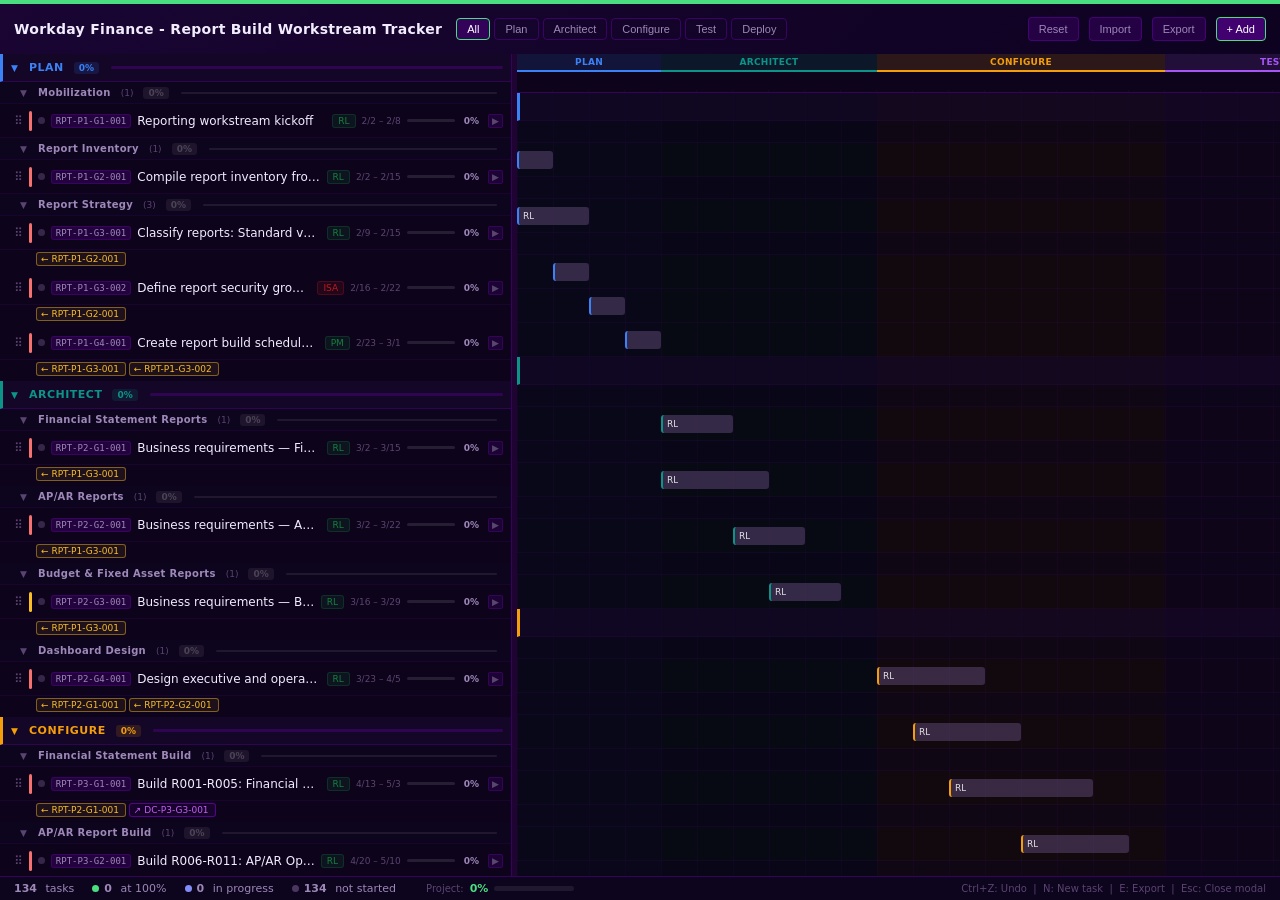
<file: dashboard/tools/10_report_build_tracker.html>
﻿<!DOCTYPE html>
<html lang="en">
<head>
<meta charset="UTF-8">
<meta name="viewport" content="width=device-width, initial-scale=1.0">
<title>Workday Finance - Report Build Workstream Tracker</title>
<script src="https://cdn.sheetjs.com/xlsx-0.20.3/package/dist/xlsx.full.min.js"></script>
<style>
:root {
  --bg: #07030f;
  --bg-card: rgba(20,7,41,0.85);
  --bg-panel: rgba(14,5,30,0.90);
  --border: rgba(161,0,255,0.28);
  --accent: #4ade80;
  --teal: #C561F6;
  --text: #f2ecff;
  --text-muted: #9d88b8;
  --text-dim: #5a4470;
  --green: #4ade80;
  --amber: #fbbf24;
  --red: #f87171;
  --purple: #e879f9;
}
*{box-sizing:border-box;margin:0;padding:0;}
body{background:var(--bg);color:var(--text);font-family:'Segoe UI',system-ui,sans-serif;font-size:13px;height:100vh;display:flex;flex-direction:column;overflow:hidden;}

/* HEADER */
#header{background:linear-gradient(135deg,#1a0533 0%,#0d0220 100%);border-top:4px solid #4ade80;padding:8px 14px;display:flex;align-items:center;gap:10px;flex-shrink:0;flex-wrap:wrap;min-height:54px;}
#header h1{font-size:14px;font-weight:700;color:var(--text);letter-spacing:0.3px;white-space:nowrap;margin-right:4px;}
.ptabs{display:flex;gap:4px;align-items:center;}
.ptab{background:transparent;border:1px solid var(--border);color:var(--text-muted);padding:4px 10px;border-radius:4px;cursor:pointer;font-size:11px;font-weight:500;transition:all .15s;}
.ptab:hover{border-color:var(--accent);color:var(--text);}
.ptab.active{background:rgba(161,0,255,0.22);border-color:var(--accent);color:#fff;}
#hdr-spacer{flex:1;}
#last-saved{font-size:10px;color:var(--text-dim);white-space:nowrap;}
.hbtn{background:rgba(161,0,255,0.15);border:1px solid var(--border);color:var(--text-muted);padding:5px 10px;border-radius:4px;cursor:pointer;font-size:11px;font-weight:500;transition:all .15s;white-space:nowrap;}
.hbtn:hover{background:rgba(161,0,255,0.3);color:var(--text);border-color:var(--accent);}
.hbtn.primary{background:rgba(161,0,255,0.35);border-color:var(--accent);color:#fff;}
.hbtn.primary:hover{background:rgba(161,0,255,0.55);}

/* MAIN */
#main{display:flex;flex:1;overflow:hidden;min-height:0;}

/* LEFT PANEL */
#left{width:40%;display:flex;flex-direction:column;border-right:1px solid var(--border);min-width:200px;background:var(--bg-panel);}
#task-scroll{flex:1;overflow-y:auto;overflow-x:hidden;}
#task-scroll::-webkit-scrollbar{width:5px;}
#task-scroll::-webkit-scrollbar-track{background:transparent;}
#task-scroll::-webkit-scrollbar-thumb{background:rgba(161,0,255,0.3);border-radius:3px;}

/* SPLITTER */
#splitter{width:5px;background:rgba(161,0,255,0.15);cursor:col-resize;flex-shrink:0;transition:background .15s;}
#splitter:hover{background:rgba(161,0,255,0.45);}

/* RIGHT PANEL */
#right{flex:1;display:flex;flex-direction:column;min-width:0;overflow:hidden;}
#g-hdr-wrap{overflow:hidden;flex-shrink:0;background:var(--bg-panel);border-bottom:1px solid var(--border);}
#g-body-wrap{flex:1;overflow:auto;position:relative;}
#g-body-wrap::-webkit-scrollbar{width:5px;height:5px;}
#g-body-wrap::-webkit-scrollbar-track{background:transparent;}
#g-body-wrap::-webkit-scrollbar-thumb{background:rgba(161,0,255,0.3);border-radius:3px;}

/* STATUS BAR */
#status-bar{background:rgba(14,5,30,0.95);border-top:1px solid var(--border);padding:5px 14px;display:flex;gap:18px;align-items:center;flex-shrink:0;font-size:11px;color:var(--text-muted);}
.stat-item{display:flex;align-items:center;gap:5px;}
.stat-dot{width:7px;height:7px;border-radius:50%;flex-shrink:0;}

/* TASK LIST ROWS */
.tl-row{display:flex;align-items:center;gap:6px;padding:0 8px;cursor:pointer;border-bottom:1px solid rgba(161,0,255,0.08);user-select:none;position:relative;}
.tl-row:hover{background:rgba(161,0,255,0.07);}
.tl-row.ph-row{height:28px;background:rgba(20,7,41,0.9);cursor:pointer;position:sticky;top:0;z-index:3;border-bottom:1px solid rgba(161,0,255,0.2);}
.tl-row.gr-row{height:22px;background:rgba(14,5,30,0.7);padding-left:20px;}
.tl-row.task-row{height:34px;padding-left:14px;}
.tl-row.sub-row{height:30px;padding-left:38px;background:rgba(7,3,15,0.5);}
.ph-name{font-size:11px;font-weight:700;letter-spacing:0.5px;text-transform:uppercase;}
.ph-pct{font-size:9px;padding:1px 5px;border-radius:3px;font-weight:600;margin-left:4px;}
.ph-prog{height:3px;border-radius:2px;background:rgba(161,0,255,0.2);flex:1;margin-left:6px;}
.ph-prog-fill{height:100%;border-radius:2px;transition:width .3s;}
.gr-name{font-size:10px;font-weight:600;color:var(--text-muted);letter-spacing:0.3px;}
.gr-count{font-size:9px;color:var(--text-dim);margin-left:4px;}
.gr-pct{font-size:9px;padding:1px 5px;border-radius:3px;font-weight:600;margin-left:4px;color:var(--text-muted);background:rgba(255,255,255,0.07);}
.gr-prog{height:2px;border-radius:1px;background:rgba(255,255,255,0.08);flex:1;margin:0 6px;}
.gr-prog-fill{height:100%;border-radius:1px;transition:width .3s;}
.sub-progress{display:flex;align-items:center;gap:4px;flex-shrink:0;}
.sub-pct-chip{font-size:9px;padding:1px 5px;border-radius:3px;white-space:nowrap;font-weight:600;color:var(--text-muted);}
.task-mini-prog{height:3px;width:48px;border-radius:2px;background:rgba(255,255,255,0.1);flex-shrink:0;}
.task-mini-prog-fill{height:100%;border-radius:2px;transition:width .3s;}
.chevron{font-size:9px;color:var(--text-dim);width:12px;flex-shrink:0;transition:transform .15s;}
.drag-handle{color:var(--text-dim);font-size:12px;cursor:grab;flex-shrink:0;}
.status-dot{width:7px;height:7px;border-radius:50%;flex-shrink:0;}
.status-dot.clickable{cursor:pointer;transition:transform .12s,box-shadow .12s;}
.status-dot.clickable:hover{transform:scale(1.5);box-shadow:0 0 7px currentColor;}
.pct-popover{position:fixed;background:#0e051e;border:1px solid rgba(161,0,255,0.45);border-radius:7px;z-index:300;display:flex;flex-direction:column;box-shadow:0 8px 28px rgba(0,0,0,0.65);overflow:hidden;min-width:168px;}
.pct-opt{padding:7px 14px;cursor:pointer;font-size:11px;font-weight:600;display:flex;align-items:center;gap:8px;color:var(--text-muted);transition:background .1s;}
.pct-opt:hover{background:rgba(161,0,255,0.18);color:var(--text);}
.pct-opt.pct-active{background:rgba(161,0,255,0.12);color:var(--text);}
.pct-dot{width:8px;height:8px;border-radius:50%;flex-shrink:0;}
.id-badge{font-family:monospace;font-size:9px;background:rgba(161,0,255,0.15);border:1px solid rgba(161,0,255,0.2);padding:1px 4px;border-radius:3px;color:var(--text-muted);white-space:nowrap;flex-shrink:0;max-width:100px;overflow:hidden;text-overflow:ellipsis;}
.task-name{flex:1;overflow:hidden;text-overflow:ellipsis;white-space:nowrap;font-size:12px;}
.sub-name{flex:1;overflow:hidden;text-overflow:ellipsis;white-space:nowrap;font-size:11px;color:var(--text-muted);}
.owner-chip{font-size:9px;padding:1px 5px;border-radius:3px;white-space:nowrap;flex-shrink:0;font-weight:500;color:#fff;}
.week-badge{font-size:9px;color:var(--text-dim);white-space:nowrap;flex-shrink:0;}
.expand-btn{font-size:9px;color:var(--text-dim);cursor:pointer;padding:1px 3px;border-radius:2px;flex-shrink:0;background:rgba(161,0,255,0.1);border:1px solid rgba(161,0,255,0.2);}
.expand-btn:hover{color:var(--text);background:rgba(161,0,255,0.25);}

.priority-ind{width:3px;height:20px;border-radius:2px;flex-shrink:0;}

/* GANTT */
#g-hdr{position:relative;}
.g-ph-band{position:absolute;top:0;height:18px;display:flex;align-items:center;justify-content:center;font-size:9px;font-weight:700;letter-spacing:0.5px;text-transform:uppercase;overflow:hidden;}
.g-wk-row{display:flex;margin-top:18px;}
.g-wk-cell{width:36px;flex-shrink:0;font-size:9px;color:var(--text-dim);text-align:center;border-right:1px solid rgba(161,0,255,0.08);padding:2px 0;height:20px;line-height:16px;}
.g-wk-cell.cur-wk{color:var(--accent);font-weight:700;border-right-color:rgba(161,0,255,0.35);}
#g-body{position:relative;}
.g-row{position:relative;border-bottom:1px solid rgba(161,0,255,0.06);}
.g-row.g-ph{height:28px;background:rgba(20,7,41,0.6);}
.g-row.g-gr{height:22px;background:rgba(14,5,30,0.4);}
.g-row.g-task{height:34px;}
.g-row.g-sub{height:30px;background:rgba(7,3,15,0.3);}
.g-col-grid{position:absolute;top:0;bottom:0;width:1px;background:rgba(161,0,255,0.06);}
.g-bar{position:absolute;top:50%;transform:translateY(-50%);height:18px;border-radius:3px;cursor:grab;min-width:4px;transition:filter .15s;z-index:2;}
.g-bar:hover{filter:brightness(1.25);}
.g-bar.g-sub-bar{height:12px;border-radius:2px;}
.g-bar:active{cursor:grabbing;}
.g-today{position:absolute;top:0;bottom:0;width:2px;background:rgba(250,204,21,0.7);z-index:5;pointer-events:none;}
.g-today::before{content:'';position:absolute;top:0;left:-3px;border-left:4px solid transparent;border-right:4px solid transparent;border-top:6px solid rgba(250,204,21,0.7);}
.g-ph-bg{position:absolute;top:0;bottom:0;opacity:0.04;pointer-events:none;}
/* DEPENDENCY CHIPS & HIGHLIGHTS */
.dep-chips{display:flex;flex-wrap:wrap;gap:3px;padding:2px 2px 5px 36px;}
.dep-chip{display:inline-flex;align-items:center;gap:2px;font-size:9px;padding:1px 6px 1px 4px;border-radius:3px;cursor:pointer;border:1px solid;transition:all .12s;white-space:nowrap;font-weight:500;}
.dep-chip.pred{border-color:rgba(251,191,36,0.45);color:#fbbf24;background:rgba(251,191,36,0.07);}
.dep-chip.pred:hover{background:rgba(251,191,36,0.22);border-color:rgba(251,191,36,0.7);}
.dep-chip.cross{border-color:rgba(161,0,255,0.45);color:#C561F6;background:rgba(161,0,255,0.07);}
.dep-chip.cross:hover{background:rgba(161,0,255,0.2);border-color:rgba(161,0,255,0.7);}
.dep-chip.succ{border-color:rgba(74,222,128,0.4);color:#4ade80;background:rgba(74,222,128,0.06);}
.dep-chip.succ:hover{background:rgba(74,222,128,0.18);}
/* Gantt bar dep highlights */
.g-bar.dep-focus{outline:2px solid rgba(255,255,255,0.8);outline-offset:1px;z-index:8;}
.g-bar.dep-pred{outline:2px solid #fbbf24;outline-offset:1px;z-index:7;filter:brightness(1.2);}
.g-bar.dep-succ{outline:2px solid #4ade80;outline-offset:1px;z-index:7;filter:brightness(1.15);}
/* Task list row dep highlights */
.tl-row.dep-focus{background:rgba(255,255,255,0.06)!important;outline:1px solid rgba(255,255,255,0.25);}
.tl-row.dep-pred{background:rgba(251,191,36,0.08)!important;border-left:2px solid #fbbf24!important;}
.tl-row.dep-succ{background:rgba(74,222,128,0.07)!important;border-left:2px solid #4ade80!important;}

/* MODAL */
#modal-ov{display:none;position:fixed;inset:0;background:rgba(7,3,15,0.85);z-index:100;align-items:center;justify-content:center;backdrop-filter:blur(4px);}
#modal{background:#0e051e;border:1px solid rgba(161,0,255,0.4);border-radius:10px;width:620px;max-width:95vw;max-height:92vh;display:flex;flex-direction:column;box-shadow:0 20px 60px rgba(0,0,0,0.7);}
#modal-hdr{padding:14px 18px;border-bottom:1px solid var(--border);display:flex;align-items:center;justify-content:space-between;flex-shrink:0;}
#modal-hdr h2{font-size:13px;font-weight:600;}
#modal-close{background:none;border:none;color:var(--text-muted);cursor:pointer;font-size:18px;line-height:1;}
#modal-close:hover{color:var(--text);}
#modal-body{padding:16px 18px;overflow-y:auto;flex:1;}
#modal-body::-webkit-scrollbar{width:5px;}
#modal-body::-webkit-scrollbar-thumb{background:rgba(161,0,255,0.3);border-radius:3px;}
.form-row{display:flex;gap:10px;margin-bottom:10px;}
.form-group{display:flex;flex-direction:column;gap:4px;flex:1;}
.form-group label{font-size:10px;color:var(--text-muted);text-transform:uppercase;letter-spacing:0.4px;font-weight:600;}
.form-group input,.form-group select,.form-group textarea{background:rgba(161,0,255,0.08);border:1px solid rgba(161,0,255,0.25);color:var(--text);padding:6px 9px;border-radius:5px;font-size:12px;font-family:inherit;outline:none;width:100%;transition:border-color .15s;}
.form-group input:focus,.form-group select:focus,.form-group textarea:focus{border-color:rgba(161,0,255,0.6);background:rgba(161,0,255,0.12);}
.form-group textarea{resize:vertical;min-height:56px;}
.form-group select option{background:#0e051e;}
#modal-ftr{padding:12px 18px;border-top:1px solid var(--border);display:flex;align-items:center;justify-content:space-between;flex-shrink:0;}
.btn{padding:7px 16px;border-radius:5px;border:none;cursor:pointer;font-size:12px;font-weight:500;transition:all .15s;}
.btn-primary{background:var(--accent);color:#07030f;}
.btn-primary:hover{background:#8c00e0;}
.btn-cancel{background:rgba(255,255,255,0.08);color:var(--text-muted);border:1px solid var(--border);}
.btn-cancel:hover{background:rgba(255,255,255,0.14);color:var(--text);}
.btn-danger{background:rgba(248,113,113,0.15);color:var(--red);border:1px solid rgba(248,113,113,0.3);}
.btn-danger:hover{background:rgba(248,113,113,0.3);}

/* CONTEXT MENU */
#ctx-menu{position:fixed;background:#0e051e;border:1px solid rgba(161,0,255,0.4);border-radius:6px;z-index:200;min-width:160px;box-shadow:0 8px 32px rgba(0,0,0,0.6);display:none;}
.ctx-item{padding:7px 14px;cursor:pointer;font-size:12px;color:var(--text-muted);transition:all .12s;}
.ctx-item:hover{background:rgba(161,0,255,0.15);color:var(--text);}
.ctx-sep{height:1px;background:var(--border);margin:3px 0;}
.ctx-item.danger{color:var(--red);}
.ctx-item.danger:hover{background:rgba(248,113,113,0.15);}

/* TOOLTIP */
.g-tooltip{position:fixed;background:#0e051e;border:1px solid rgba(161,0,255,0.4);border-radius:5px;padding:6px 10px;font-size:11px;pointer-events:none;z-index:50;max-width:200px;}

/* TOAST */
.toast{position:fixed;bottom:24px;left:50%;transform:translateX(-50%);background:#0e051e;border:1px solid rgba(161,0,255,0.5);color:var(--text);padding:9px 18px;border-radius:6px;font-size:12px;z-index:1000;animation:toastIn .2s ease;box-shadow:0 4px 20px rgba(0,0,0,0.5);}
@keyframes toastIn{from{opacity:0;transform:translateX(-50%) translateY(10px)}to{opacity:1;transform:translateX(-50%) translateY(0)}}

/* Subtask add form inline */
.sub-form{padding:6px 14px;background:rgba(161,0,255,0.05);border-bottom:1px solid rgba(161,0,255,0.1);}
</style>
</head>
<body>

<!-- HEADER -->
<div id="header">
  <h1>Workday Finance - Report Build Workstream Tracker</h1>
  <div class="ptabs" id="ptabs">
    <button class="ptab active" data-phase="all">All</button>
    <button class="ptab" data-phase="Plan">Plan</button>
    <button class="ptab" data-phase="Architect">Architect</button>
    <button class="ptab" data-phase="Configure">Configure</button>
    <button class="ptab" data-phase="Test">Test</button>
    <button class="ptab" data-phase="Deploy">Deploy</button>
  </div>
  <div id="hdr-spacer"></div>
  <span id="last-saved"></span>
  <button class="hbtn" onclick="confirmReset()">Reset</button>
  <button class="hbtn" onclick="document.getElementById('import-input').click()">Import</button>
  <input type="file" id="import-input" accept=".xlsx,.xls" style="display:none" onchange="doImport(this)">
  <button class="hbtn" onclick="doExport()">Export</button>
  <button class="hbtn primary" onclick="openNewTaskModal()">+ Add</button>
</div>

<!-- MAIN -->
<div id="main">
  <!-- LEFT PANEL -->
  <div id="left">
    <div id="task-scroll">
      <div id="task-list"></div>
    </div>
  </div>

  <!-- SPLITTER -->
  <div id="splitter"></div>

  <!-- RIGHT PANEL (GANTT) -->
  <div id="right">
    <div id="g-hdr-wrap">
      <div id="g-hdr"></div>
    </div>
    <div id="g-body-wrap">
      <div id="g-body"></div>
    </div>
  </div>
</div>

<!-- STATUS BAR -->
<div id="status-bar">
  <div class="stat-item"><strong id="stat-total">0</strong>&nbsp;tasks</div>
  <div class="stat-item"><span class="stat-dot" style="background:#4ade80"></span><strong id="stat-complete">0</strong>&nbsp;at 100%</div>
  <div class="stat-item"><span class="stat-dot" style="background:#818cf8"></span><strong id="stat-inprog">0</strong>&nbsp;in progress</div>
  <div class="stat-item"><span class="stat-dot" style="background:rgba(90,68,112,0.8)"></span><strong id="stat-blocked">0</strong>&nbsp;not started</div>
  <div class="stat-item" style="margin-left:12px;gap:6px;">
    <span style="font-size:10px;color:var(--text-dim)">Project:</span>
    <span id="stat-proj-pct" style="font-size:11px;font-weight:700;color:var(--green)">0%</span>
    <div style="width:80px;height:5px;border-radius:3px;background:rgba(255,255,255,0.08);overflow:hidden;"><div id="stat-proj-bar" style="height:100%;border-radius:3px;background:var(--green);width:0%;transition:width .4s;"></div></div>
  </div>
  <div class="stat-item" style="margin-left:auto;font-size:10px;color:var(--text-dim)">Ctrl+Z: Undo &nbsp;|&nbsp; N: New task &nbsp;|&nbsp; E: Export &nbsp;|&nbsp; Esc: Close modal</div>
</div>

<!-- MODAL -->
<div id="modal-ov">
  <div id="modal">
    <div id="modal-hdr">
      <h2 id="modal-title">Edit Task</h2>
      <button id="modal-close" onclick="closeModal()">×</button>
    </div>
    <div id="modal-body">
      <div class="form-row">
        <div class="form-group" style="flex:3">
          <label>Task Name</label>
          <input type="text" id="f-task" placeholder="Task description...">
        </div>
        <div class="form-group" style="flex:1">
          <label>ID</label>
          <input type="text" id="f-id" placeholder="DC-P1-G1-001">
        </div>
      </div>
      <div class="form-row">
        <div class="form-group">
          <label>Phase</label>
          <select id="f-phase">
            <option value="Plan">Plan</option>
            <option value="Architect">Architect</option>
            <option value="Configure">Configure</option>
            <option value="Test">Test</option>
            <option value="Deploy">Deploy</option>
          </select>
        </div>
        <div class="form-group">
          <label>Group</label>
          <input type="text" id="f-group" placeholder="Group name">
        </div>
      </div>
      <div class="form-row">
        <div class="form-group">
          <label>Owner</label>
          <select id="f-owner">
            <option>Conversion Lead</option>
            <option>Data Analyst</option>
            <option>Workday Architect</option>
            <option>Business Analyst</option>
            <option>Client IT</option>
            <option>Client Data Owner</option>
            <option>Project Manager</option>
            <option>Project Coordinator</option>
            <option>Controller</option>
            <option>AP Manager</option>
            <option>Fixed Asset Manager</option>
            <option>Workday Configurator</option>
            <option value="other">Other</option>
          </select>
        </div>
        <div class="form-group">
          <label>Status</label>
          <select id="f-status">
            <option value="0">0%</option>
            <option value="25">25%</option>
            <option value="50">50%</option>
            <option value="75">75%</option>
            <option value="100">100%</option>
          </select>
        </div>
      </div>
      <div class="form-row">
        <div class="form-group">
          <label>Start Week</label>
          <select id="f-start" style="font-size:12px"></select>
        </div>
        <div class="form-group">
          <label>Duration (weeks)</label>
          <input type="number" id="f-dur" min="1" max="104" value="1">
        </div>
        <div class="form-group">
          <label>Priority</label>
          <select id="f-priority">
            <option value="high">High</option>
            <option value="medium">Medium</option>
            <option value="low">Low</option>
          </select>
        </div>
      </div>
      <div class="form-row">
        <div class="form-group">
          <label>Dependencies (comma-separated IDs)</label>
          <textarea id="f-deps" rows="2" placeholder="DC-P1-G1-001, DC-P1-G2-001"></textarea>
        </div>
        <div class="form-group">
          <label>Cross-WS Dependencies</label>
          <textarea id="f-crossdeps" rows="2" placeholder="RPT-P3-G3-001, INT-P4-G1-001"></textarea>
        </div>
      </div>
      <div class="form-row">
        <div class="form-group">
          <label>Notes</label>
          <textarea id="f-notes" rows="3" placeholder="Additional context..."></textarea>
        </div>
      </div>
    </div>
    <div id="modal-ftr">
      <button class="btn btn-danger" id="modal-del-btn" onclick="deleteCurrentTask()">Delete</button>
      <div style="display:flex;gap:8px;">
        <button class="btn btn-cancel" onclick="closeModal()">Cancel</button>
        <button class="btn btn-primary" onclick="saveModal()">Save</button>
      </div>
    </div>
  </div>
</div>

<!-- CONTEXT MENU -->
<div id="ctx-menu">
  <div class="ctx-item" data-action="edit">Edit</div>
  <div class="ctx-item" data-action="addSub">Add Subtask</div>
  <div class="ctx-item" data-action="addBelow">Add Task Below</div>
  <div class="ctx-item" data-action="duplicate">Duplicate</div>
  <div class="ctx-sep"></div>
  <div class="ctx-item danger" data-action="delete">Delete</div>
  <div class="ctx-sep"></div>
  <div class="ctx-item" data-action="dep">Set Dependency</div>
</div>

<script>
// ============================================================
// CONSTANTS
// ============================================================
const PHASES = ['Plan','Architect','Configure','Test','Deploy'];
const PHASE_COLORS = {Plan:'#3b82f6',Architect:'#0d9488',Configure:'#f59e0b',Test:'#a855f7',Deploy:'#22c55e'};
const PHASE_RANGES = {Plan:[1,4],Architect:[5,10],Configure:[11,18],Test:[19,24],Deploy:[25,28]};
const STATUS_COLORS = {'0':'rgba(90,68,112,0.55)','25':'#fbbf24','50':'#818cf8','75':'#C561F6','100':'#4ade80'};
const STATUS_LABELS  = {'0':'0%','25':'25%','50':'50%','75':'75%','100':'100%'};
function migrateStatus(s) {
  const map = {complete:'100',in_progress:'50',blocked:'25',not_started:'0'};
  return map[s] || (['0','25','50','75','100'].includes(String(s)) ? String(s) : '0');
}
const CELL_W = 36;
const TOTAL_WEEKS = 28;
const ROW_H = 34;
const SUB_H = 30;
const PH_ROW_H = 28;
const GR_ROW_H = 22;
const OWNER_COLORS = {
  'Reporting Lead':'#15803d','Report Developer':'#0f766e','Workday Architect':'#1d4ed8',
  'Business Analyst':'#b45309','Finance Analyst':'#b45309','Project Manager':'#15803d',
  'Controller':'#ca8a04','AP Manager':'#a16207','AR Manager':'#7c3aed',
  'FP&A Manager':'#4338ca','IT Security Admin':'#b91c1c','Change Manager':'#0f766e',
  'CFO':'#ca8a04','Executive Sponsor':'#7c3aed',
};
const PRIORITY_COLORS = {high:'#f87171',medium:'#fbbf24',low:'#4ade80'};
const HISTORY_MAX = 20;
const PROJECT_START = new Date('2026-02-02');
const currentWeek = Math.max(1, Math.min(28,
  Math.ceil((Date.now() - PROJECT_START.getTime()) / (7*24*60*60*1000))
));
function weekToDate(w){return new Date(Date.UTC(2026,1,2+(w-1)*7));}
function weekLabel(w){const d=weekToDate(w);return(d.getUTCMonth()+1)+'/'+d.getUTCDate();}
function weekRange(s,dur){const f=d=>(d.getUTCMonth()+1)+'/'+d.getUTCDate();const sd=weekToDate(s);const ed=new Date(weekToDate(s+(dur||1)-1).getTime()+6*86400000);return f(sd)+' – '+f(ed);}

// ============================================================
// SEED DATA
// ============================================================
const SEED_TASKS = [
  // â”€â”€ PHASE 1: PLAN (Weeks 1-4) â”€â”€â”€â”€â”€â”€â”€â”€â”€â”€â”€â”€â”€â”€â”€â”€â”€â”€â”€â”€â”€â”€â”€â”€â”€â”€â”€â”€â”€â”€â”€â”€â”€â”€â”€â”€â”€â”€â”€â”€â”€
  { id:'RPT-P1-G1-001', phase:'Plan', group:'Mobilization', task:'Reporting workstream kickoff', owner:'Reporting Lead', startWeek:1, duration:1, status:'0', dependencies:[], crossDeps:[], priority:'high', notes:'', subtasks:[
    { id:'RPT-P1-G1-001a', task:'Review reporting scope in project charter', owner:'Reporting Lead', startWeek:1, duration:0.5, status:'0', dependencies:[], priority:'high', notes:'' },
    { id:'RPT-P1-G1-001b', task:'Confirm reporting team roles and assignments', owner:'Reporting Lead', startWeek:1, duration:0.5, status:'0', dependencies:['RPT-P1-G1-001a'], priority:'high', notes:'' },
    { id:'RPT-P1-G1-001c', task:'Set up reporting workstream shared folder', owner:'Project Manager', startWeek:1, duration:0.5, status:'0', dependencies:[], priority:'medium', notes:'' },
    { id:'RPT-P1-G1-001d', task:'Distribute Report Design Standards Guide to team', owner:'Reporting Lead', startWeek:1, duration:0.5, status:'0', dependencies:['RPT-P1-G1-001c'], priority:'high', notes:'Standards guide published by CoP — covers naming, fields, security, performance' },
  ]},
  { id:'RPT-P1-G2-001', phase:'Plan', group:'Report Inventory', task:'Compile report inventory from finance teams', owner:'Reporting Lead', startWeek:1, duration:2, status:'0', dependencies:[], crossDeps:[], priority:'high', notes:'Target: 20 reports + 4 dashboards. Interview all finance sub-teams.', subtasks:[
    { id:'RPT-P1-G2-001a', task:'Interview Controller team on financial statement report needs', owner:'Business Analyst', startWeek:1, duration:1, status:'0', dependencies:[], priority:'high', notes:'Income statement, Balance Sheet, Cash Flow, Trial Balance' },
    { id:'RPT-P1-G2-001b', task:'Interview AP/AR teams on operational report needs', owner:'Business Analyst', startWeek:1, duration:1, status:'0', dependencies:[], priority:'high', notes:'AP Aging, AR Aging, payment summaries' },
    { id:'RPT-P1-G2-001c', task:'Interview FP&A team on budget/planning report needs', owner:'Business Analyst', startWeek:2, duration:1, status:'0', dependencies:[], priority:'high', notes:'Budget vs Actual, department status, trend reports' },
    { id:'RPT-P1-G2-001d', task:'Interview Fixed Asset team on asset report needs', owner:'Business Analyst', startWeek:2, duration:0.5, status:'0', dependencies:[], priority:'medium', notes:'' },
    { id:'RPT-P1-G2-001e', task:'Interview compliance team on audit/regulatory report needs', owner:'Business Analyst', startWeek:2, duration:0.5, status:'0', dependencies:[], priority:'medium', notes:'1099, audit trail, security access' },
    { id:'RPT-P1-G2-001f', task:'Compile and consolidate report inventory list', owner:'Reporting Lead', startWeek:2, duration:1, status:'0', dependencies:['RPT-P1-G2-001e'], priority:'high', notes:'' },
    { id:'RPT-P1-G2-001g', task:'Client sign-off on report inventory', owner:'Controller', startWeek:2, duration:0.5, status:'0', dependencies:['RPT-P1-G2-001f'], priority:'high', notes:'' },
  ]},
  { id:'RPT-P1-G3-001', phase:'Plan', group:'Report Strategy', task:'Classify reports: Standard vs. Custom vs. Prism', owner:'Reporting Lead', startWeek:2, duration:1, status:'0', dependencies:['RPT-P1-G2-001'], crossDeps:[], priority:'high', notes:'Standard = Workday delivered; Custom = Report Writer/Composite; Prism = data augmentation', subtasks:[
    { id:'RPT-P1-G3-001a', task:'Map each report to Workday standard report equivalent (if exists)', owner:'Workday Architect', startWeek:2, duration:1, status:'0', dependencies:[], priority:'high', notes:'Check Workday Community for standard financial reports' },
    { id:'RPT-P1-G3-001b', task:'Identify gaps requiring custom Report Writer reports', owner:'Reporting Lead', startWeek:3, duration:0.5, status:'0', dependencies:['RPT-P1-G3-001a'], priority:'high', notes:'' },
    { id:'RPT-P1-G3-001c', task:'Document final classification and build approach per report', owner:'Reporting Lead', startWeek:3, duration:0.5, status:'0', dependencies:['RPT-P1-G3-001b'], priority:'high', notes:'' },
  ]},
  { id:'RPT-P1-G3-002', phase:'Plan', group:'Report Strategy', task:'Define report security group strategy', owner:'IT Security Admin', startWeek:3, duration:1, status:'0', dependencies:['RPT-P1-G2-001'], crossDeps:[], priority:'high', notes:'Who can see what — Finance, AP, AR, FP&A, Executive, Audit', subtasks:[
    { id:'RPT-P1-G3-002a', task:'Document security groups that need access to each report', owner:'IT Security Admin', startWeek:3, duration:1, status:'0', dependencies:[], priority:'high', notes:'' },
    { id:'RPT-P1-G3-002b', task:'Design security group matrix (report × role)', owner:'Reporting Lead', startWeek:3, duration:0.5, status:'0', dependencies:['RPT-P1-G3-002a'], priority:'high', notes:'' },
    { id:'RPT-P1-G3-002c', task:'Client approval of report security matrix', owner:'Controller', startWeek:4, duration:0.5, status:'0', dependencies:['RPT-P1-G3-002b'], priority:'high', notes:'' },
  ]},
  { id:'RPT-P1-G4-001', phase:'Plan', group:'Report Strategy', task:'Create report build schedule and prioritize', owner:'Project Manager', startWeek:4, duration:1, status:'0', dependencies:['RPT-P1-G3-001','RPT-P1-G3-002'], crossDeps:[], priority:'high', notes:'', subtasks:[
    { id:'RPT-P1-G4-001a', task:'Prioritize reports: P1 (go-live required), P2 (go-live nice), P3 (post-go-live)', owner:'Reporting Lead', startWeek:4, duration:0.5, status:'0', dependencies:[], priority:'high', notes:'' },
    { id:'RPT-P1-G4-001b', task:'Build report workstream schedule (weeks 5-24)', owner:'Project Manager', startWeek:4, duration:0.5, status:'0', dependencies:['RPT-P1-G4-001a'], priority:'high', notes:'' },
  ]},

  // â”€â”€ PHASE 2: ARCHITECT (Weeks 5-10) â”€â”€â”€â”€â”€â”€â”€â”€â”€â”€â”€â”€â”€â”€â”€â”€â”€â”€â”€â”€â”€â”€â”€â”€â”€â”€â”€â”€â”€â”€â”€â”€â”€â”€
  { id:'RPT-P2-G1-001', phase:'Architect', group:'Financial Statement Reports', task:'Business requirements — Financial Statement reports (R001-R005)', owner:'Reporting Lead', startWeek:5, duration:2, status:'0', dependencies:['RPT-P1-G3-001'], crossDeps:[], priority:'high', notes:'P1 reports — required for go-live', subtasks:[
    { id:'RPT-P2-G1-001a', task:'BRD: R001 Income Statement (P&L) — fields, periods, filters, drilldown', owner:'Finance Analyst', startWeek:5, duration:1, status:'0', dependencies:[], priority:'high', notes:'Required: Company, Cost Center, Account, Period, YTD. Drilldown to journal lines.' },
    { id:'RPT-P2-G1-001b', task:'BRD: R002 Balance Sheet — assets, liabilities, equity sections', owner:'Finance Analyst', startWeek:5, duration:1, status:'0', dependencies:[], priority:'high', notes:'' },
    { id:'RPT-P2-G1-001c', task:'BRD: R003 Cash Flow Statement — direct or indirect method', owner:'Finance Analyst', startWeek:5, duration:1, status:'0', dependencies:[], priority:'high', notes:'' },
    { id:'RPT-P2-G1-001d', task:'BRD: R004 Trial Balance — all accounts, zero-balance suppression', owner:'Finance Analyst', startWeek:6, duration:0.5, status:'0', dependencies:[], priority:'high', notes:'' },
    { id:'RPT-P2-G1-001e', task:'BRD: R005 GL Summary by Cost Center — period and YTD', owner:'Finance Analyst', startWeek:6, duration:0.5, status:'0', dependencies:[], priority:'high', notes:'' },
    { id:'RPT-P2-G1-001f', task:'Tech spec for R001-R005: data source, business object, calculated fields', owner:'Reporting Lead', startWeek:6, duration:1, status:'0', dependencies:['RPT-P2-G1-001e'], priority:'high', notes:'' },
    { id:'RPT-P2-G1-001g', task:'Controller sign-off on financial statement BRDs', owner:'Controller', startWeek:7, duration:0.5, status:'0', dependencies:['RPT-P2-G1-001f'], priority:'high', notes:'' },
  ]},
  { id:'RPT-P2-G2-001', phase:'Architect', group:'AP/AR Reports', task:'Business requirements — AP/AR reports (R006-R011)', owner:'Reporting Lead', startWeek:5, duration:3, status:'0', dependencies:['RPT-P1-G3-001'], crossDeps:[], priority:'high', notes:'', subtasks:[
    { id:'RPT-P2-G2-001a', task:'BRD: R006 AP Aging Report — aging buckets, supplier filter, dispute flag', owner:'AP Manager', startWeek:5, duration:0.5, status:'0', dependencies:[], priority:'high', notes:'Buckets: Current, 1-30, 31-60, 61-90, 90+' },
    { id:'RPT-P2-G2-001b', task:'BRD: R007 Supplier Payment Summary — by period, method, status', owner:'AP Manager', startWeek:5, duration:0.5, status:'0', dependencies:[], priority:'medium', notes:'' },
    { id:'RPT-P2-G2-001c', task:'BRD: R008 Invoice Approval Status — workflow stage, approver, aging', owner:'AP Manager', startWeek:6, duration:0.5, status:'0', dependencies:[], priority:'medium', notes:'' },
    { id:'RPT-P2-G2-001d', task:'BRD: R009 AR Aging Report — aging buckets, customer filter, collection status', owner:'AR Manager', startWeek:5, duration:0.5, status:'0', dependencies:[], priority:'high', notes:'' },
    { id:'RPT-P2-G2-001e', task:'BRD: R010 Customer Statement — open AR, payment history, contact', owner:'AR Manager', startWeek:6, duration:0.5, status:'0', dependencies:[], priority:'medium', notes:'' },
    { id:'RPT-P2-G2-001f', task:'BRD: R011 Revenue Recognition Report — deferred vs. recognized', owner:'Controller', startWeek:6, duration:1, status:'0', dependencies:[], priority:'high', notes:'Complex — depends on revenue recognition policy' },
    { id:'RPT-P2-G2-001g', task:'Tech spec for R006-R011 and client sign-off', owner:'Reporting Lead', startWeek:7, duration:1, status:'0', dependencies:['RPT-P2-G2-001f'], priority:'high', notes:'' },
  ]},
  { id:'RPT-P2-G3-001', phase:'Architect', group:'Budget & Fixed Asset Reports', task:'Business requirements — Budget, Fixed Asset, Compliance (R012-R020)', owner:'Reporting Lead', startWeek:7, duration:2, status:'0', dependencies:['RPT-P1-G3-001'], crossDeps:[], priority:'medium', notes:'', subtasks:[
    { id:'RPT-P2-G3-001a', task:'BRD: R012 Budget vs. Actual by Cost Center — variance, % variance', owner:'FP&A Manager', startWeek:7, duration:0.5, status:'0', dependencies:[], priority:'high', notes:'' },
    { id:'RPT-P2-G3-001b', task:'BRD: R013 Operating Expense Trend — 12-month rolling, category', owner:'FP&A Manager', startWeek:7, duration:0.5, status:'0', dependencies:[], priority:'medium', notes:'' },
    { id:'RPT-P2-G3-001c', task:'BRD: R014 Department Budget Status — by manager, RAG status', owner:'FP&A Manager', startWeek:7, duration:0.5, status:'0', dependencies:[], priority:'medium', notes:'' },
    { id:'RPT-P2-G3-001d', task:'BRD: R015 Fixed Asset Register — all assets, status, location', owner:'Finance Analyst', startWeek:7, duration:0.5, status:'0', dependencies:[], priority:'medium', notes:'' },
    { id:'RPT-P2-G3-001e', task:'BRD: R016 Depreciation Schedule — by asset class, method, period', owner:'Finance Analyst', startWeek:8, duration:0.5, status:'0', dependencies:[], priority:'medium', notes:'' },
    { id:'RPT-P2-G3-001f', task:'BRD: R017 Asset Disposition Report — disposals, gain/loss', owner:'Finance Analyst', startWeek:8, duration:0.5, status:'0', dependencies:[], priority:'medium', notes:'' },
    { id:'RPT-P2-G3-001g', task:'BRD: R018 1099 Preparation Report — eligible suppliers, YTD payments', owner:'Controller', startWeek:8, duration:0.5, status:'0', dependencies:[], priority:'high', notes:'Tax compliance — must be P1' },
    { id:'RPT-P2-G3-001h', task:'BRD: R019 Audit Trail Report — who did what, when, to what', owner:'IT Security Admin', startWeek:8, duration:0.5, status:'0', dependencies:[], priority:'high', notes:'Compliance requirement' },
    { id:'RPT-P2-G3-001i', task:'BRD: R020 Security Access Report — user roles and permissions', owner:'IT Security Admin', startWeek:8, duration:0.5, status:'0', dependencies:[], priority:'high', notes:'SOX compliance' },
    { id:'RPT-P2-G3-001j', task:'Tech spec for R012-R020 and sign-off', owner:'Reporting Lead', startWeek:8, duration:1, status:'0', dependencies:['RPT-P2-G3-001i'], priority:'medium', notes:'' },
  ]},
  { id:'RPT-P2-G4-001', phase:'Architect', group:'Dashboard Design', task:'Design executive and operational dashboards (D001-D004)', owner:'Reporting Lead', startWeek:8, duration:2, status:'0', dependencies:['RPT-P2-G1-001','RPT-P2-G2-001'], crossDeps:[], priority:'high', notes:'', subtasks:[
    { id:'RPT-P2-G4-001a', task:'Design D001: CFO Finance Dashboard — KPI tiles, summary charts', owner:'Reporting Lead', startWeek:8, duration:1, status:'0', dependencies:[], priority:'high', notes:'Include: Cash position, AR/AP aging summary, budget variance, revenue trend' },
    { id:'RPT-P2-G4-001b', task:'Design D002: AP Manager Dashboard — invoice queue, aging, payment status', owner:'AP Manager', startWeek:8, duration:1, status:'0', dependencies:[], priority:'high', notes:'' },
    { id:'RPT-P2-G4-001c', task:'Design D003: AR Manager Dashboard — collection status, aging, DSO trend', owner:'AR Manager', startWeek:9, duration:1, status:'0', dependencies:[], priority:'high', notes:'' },
    { id:'RPT-P2-G4-001d', task:'Design D004: FP&A Dashboard — budget vs. actual, expense trends', owner:'FP&A Manager', startWeek:9, duration:1, status:'0', dependencies:[], priority:'medium', notes:'' },
    { id:'RPT-P2-G4-001e', task:'Client stakeholder approval of all dashboard wireframes', owner:'CFO', startWeek:10, duration:1, status:'0', dependencies:['RPT-P2-G4-001d'], priority:'high', notes:'' },
  ]},

  // â”€â”€ PHASE 3: CONFIGURE (Weeks 11-18) â”€â”€â”€â”€â”€â”€â”€â”€â”€â”€â”€â”€â”€â”€â”€â”€â”€â”€â”€â”€â”€â”€â”€â”€â”€â”€â”€â”€â”€â”€â”€â”€
  { id:'RPT-P3-G1-001', phase:'Configure', group:'Financial Statement Build', task:'Build R001-R005: Financial Statement reports', owner:'Reporting Lead', startWeek:11, duration:3, status:'0', dependencies:['RPT-P2-G1-001'], crossDeps:['DC-P3-G3-001'], priority:'high', notes:'P1 — required for go-live. Build only after COA and Cost Centers loaded in sandbox.', subtasks:[
    { id:'RPT-P3-G1-001a', task:'Build R001: Income Statement (P&L) in Workday Report Writer', owner:'Report Developer', startWeek:11, duration:2, status:'0', dependencies:[], priority:'high', notes:'Business Object: Ledger Account. Add period selector prompt. Add cost center filter.' },
    { id:'RPT-P3-G1-001b', task:'Configure R001: security group assignment (Controller role)', owner:'IT Security Admin', startWeek:12, duration:0.5, status:'0', dependencies:['RPT-P3-G1-001a'], priority:'high', notes:'' },
    { id:'RPT-P3-G1-001c', task:'Build R002: Balance Sheet with section groupings', owner:'Report Developer', startWeek:11, duration:2, status:'0', dependencies:[], priority:'high', notes:'Use financial account group hierarchy for Assets/Liabilities/Equity sections' },
    { id:'RPT-P3-G1-001d', task:'Build R003: Cash Flow Statement', owner:'Reporting Lead', startWeek:12, duration:2, status:'0', dependencies:[], priority:'high', notes:'Use Workday Cash Flow report as base. Customize for indirect method.' },
    { id:'RPT-P3-G1-001e', task:'Build R004: Trial Balance with account range prompts', owner:'Report Developer', startWeek:12, duration:1, status:'0', dependencies:[], priority:'high', notes:'' },
    { id:'RPT-P3-G1-001f', task:'Build R005: GL Summary by Cost Center with period/YTD', owner:'Report Developer', startWeek:13, duration:1, status:'0', dependencies:[], priority:'high', notes:'' },
    { id:'RPT-P3-G1-001g', task:'Assign security groups to R002-R005', owner:'IT Security Admin', startWeek:13, duration:1, status:'0', dependencies:['RPT-P3-G1-001f'], priority:'high', notes:'' },
    { id:'RPT-P3-G1-001h', task:'Unit test R001-R005 with sandbox data', owner:'Report Developer', startWeek:13, duration:1, status:'0', dependencies:['RPT-P3-G1-001g'], priority:'high', notes:'' },
  ]},
  { id:'RPT-P3-G2-001', phase:'Configure', group:'AP/AR Report Build', task:'Build R006-R011: AP/AR Operational reports', owner:'Reporting Lead', startWeek:12, duration:3, status:'0', dependencies:['RPT-P2-G2-001'], crossDeps:['DC-P3-G3-001'], priority:'high', notes:'Requires Supplier, Customer, AP, AR data loaded in sandbox', subtasks:[
    { id:'RPT-P3-G2-001a', task:'Build R006: AP Aging Report with aging bucket columns', owner:'Report Developer', startWeek:12, duration:1, status:'0', dependencies:[], priority:'high', notes:'Business Object: Supplier Invoice. Calculated fields for aging buckets.' },
    { id:'RPT-P3-G2-001b', task:'Build R007: Supplier Payment Summary', owner:'Report Developer', startWeek:12, duration:1, status:'0', dependencies:[], priority:'medium', notes:'' },
    { id:'RPT-P3-G2-001c', task:'Build R008: Invoice Approval Status Report', owner:'Report Developer', startWeek:13, duration:1, status:'0', dependencies:[], priority:'medium', notes:'Include workflow business process steps' },
    { id:'RPT-P3-G2-001d', task:'Build R009: AR Aging Report with aging buckets', owner:'Report Developer', startWeek:12, duration:1, status:'0', dependencies:[], priority:'high', notes:'Business Object: Customer Invoice. Mirror structure of AP Aging.' },
    { id:'RPT-P3-G2-001e', task:'Build R010: Customer Statement Report', owner:'Report Developer', startWeek:13, duration:1, status:'0', dependencies:[], priority:'medium', notes:'' },
    { id:'RPT-P3-G2-001f', task:'Build R011: Revenue Recognition Report (complex)', owner:'Reporting Lead', startWeek:14, duration:2, status:'0', dependencies:[], priority:'high', notes:'Requires Revenue Category and Schedule configuration first' },
    { id:'RPT-P3-G2-001g', task:'Assign security groups to R006-R011 per security matrix', owner:'IT Security Admin', startWeek:14, duration:1, status:'0', dependencies:['RPT-P3-G2-001f'], priority:'high', notes:'' },
    { id:'RPT-P3-G2-001h', task:'Unit test R006-R011 with sandbox data', owner:'Report Developer', startWeek:14, duration:1, status:'0', dependencies:['RPT-P3-G2-001g'], priority:'high', notes:'' },
  ]},
  { id:'RPT-P3-G3-001', phase:'Configure', group:'Budget, FA & Compliance Build', task:'Build R012-R020: Budget, Fixed Asset, and Compliance reports', owner:'Reporting Lead', startWeek:13, duration:4, status:'0', dependencies:['RPT-P2-G3-001'], crossDeps:['DC-P3-G3-001'], priority:'medium', notes:'', subtasks:[
    { id:'RPT-P3-G3-001a', task:'Build R012: Budget vs. Actual by Cost Center', owner:'Report Developer', startWeek:13, duration:1, status:'0', dependencies:[], priority:'high', notes:'Requires budget loaded via integration I005. Use Budget Operational Report object.' },
    { id:'RPT-P3-G3-001b', task:'Build R013: Operating Expense Trend (12-month)', owner:'Report Developer', startWeek:13, duration:1, status:'0', dependencies:[], priority:'medium', notes:'' },
    { id:'RPT-P3-G3-001c', task:'Build R014: Department Budget Status Report', owner:'Report Developer', startWeek:14, duration:1, status:'0', dependencies:[], priority:'medium', notes:'' },
    { id:'RPT-P3-G3-001d', task:'Build R015: Fixed Asset Register', owner:'Report Developer', startWeek:14, duration:1, status:'0', dependencies:[], priority:'medium', notes:'Business Object: Asset. Requires Fixed Asset data loaded first.' },
    { id:'RPT-P3-G3-001e', task:'Build R016: Depreciation Schedule by asset class', owner:'Report Developer', startWeek:15, duration:1, status:'0', dependencies:[], priority:'medium', notes:'' },
    { id:'RPT-P3-G3-001f', task:'Build R017: Asset Disposition Report', owner:'Report Developer', startWeek:15, duration:0.5, status:'0', dependencies:[], priority:'low', notes:'' },
    { id:'RPT-P3-G3-001g', task:'Build R018: 1099 Preparation Report', owner:'Report Developer', startWeek:15, duration:1, status:'0', dependencies:[], priority:'high', notes:'Tax compliance P1. Business Object: Supplier. Filter: 1099-eligible suppliers, YTD threshold.' },
    { id:'RPT-P3-G3-001h', task:'Build R019: Audit Trail Report', owner:'Report Developer', startWeek:15, duration:0.5, status:'0', dependencies:[], priority:'high', notes:'Use Workday Audit Logs business object' },
    { id:'RPT-P3-G3-001i', task:'Build R020: Security Access Report', owner:'IT Security Admin', startWeek:15, duration:0.5, status:'0', dependencies:[], priority:'high', notes:'' },
    { id:'RPT-P3-G3-001j', task:'Assign security groups and unit test R012-R020', owner:'Report Developer', startWeek:16, duration:1, status:'0', dependencies:['RPT-P3-G3-001i'], priority:'high', notes:'' },
  ]},
  { id:'RPT-P3-G4-001', phase:'Configure', group:'Dashboard Build', task:'Build D001-D004: Dashboards', owner:'Reporting Lead', startWeek:15, duration:3, status:'0', dependencies:['RPT-P2-G4-001','RPT-P3-G1-001'], crossDeps:[], priority:'high', notes:'', subtasks:[
    { id:'RPT-P3-G4-001a', task:'Build D001: CFO Finance Dashboard — configure worklet layout', owner:'Reporting Lead', startWeek:15, duration:2, status:'0', dependencies:[], priority:'high', notes:'Add report worklets for P&L, Balance Sheet, Cash Flow. Add KPI tiles: AR days, AP days, cash.' },
    { id:'RPT-P3-G4-001b', task:'Build D002: AP Manager Dashboard', owner:'Report Developer', startWeek:15, duration:1, status:'0', dependencies:[], priority:'high', notes:'Worklets: AP Aging, Invoice Queue, Payment Status this week' },
    { id:'RPT-P3-G4-001c', task:'Build D003: AR Manager Dashboard', owner:'Report Developer', startWeek:16, duration:1, status:'0', dependencies:[], priority:'high', notes:'' },
    { id:'RPT-P3-G4-001d', task:'Build D004: FP&A Dashboard', owner:'Report Developer', startWeek:16, duration:1, status:'0', dependencies:[], priority:'medium', notes:'' },
    { id:'RPT-P3-G4-001e', task:'Assign security groups to all dashboards', owner:'IT Security Admin', startWeek:17, duration:0.5, status:'0', dependencies:['RPT-P3-G4-001d'], priority:'high', notes:'' },
    { id:'RPT-P3-G4-001f', task:'Stakeholder review of dashboards in sandbox', owner:'CFO', startWeek:17, duration:0.5, status:'0', dependencies:['RPT-P3-G4-001e'], priority:'high', notes:'' },
    { id:'RPT-P3-G4-001g', task:'Incorporate stakeholder feedback and finalize dashboards', owner:'Reporting Lead', startWeek:17, duration:1, status:'0', dependencies:['RPT-P3-G4-001f'], priority:'high', notes:'' },
  ]},
  { id:'RPT-P3-G5-001', phase:'Configure', group:'Report Catalog', task:'Build report catalog and user guide', owner:'Reporting Lead', startWeek:17, duration:1, status:'0', dependencies:['RPT-P3-G3-001'], crossDeps:[], priority:'medium', notes:'', subtasks:[
    { id:'RPT-P3-G5-001a', task:'Document report catalog (name, purpose, access, filters)', owner:'Business Analyst', startWeek:17, duration:1, status:'0', dependencies:[], priority:'medium', notes:'' },
    { id:'RPT-P3-G5-001b', task:'Create user quick-reference guide for top 5 reports', owner:'Change Manager', startWeek:17, duration:1, status:'0', dependencies:['RPT-P3-G5-001a'], priority:'medium', notes:'' },
    { id:'RPT-P3-G5-001c', task:'Publish report catalog to SharePoint/intranet', owner:'Project Manager', startWeek:18, duration:0.5, status:'0', dependencies:['RPT-P3-G5-001b'], priority:'medium', notes:'' },
  ]},

  // â”€â”€ PHASE 4: TEST (Weeks 19-24) â”€â”€â”€â”€â”€â”€â”€â”€â”€â”€â”€â”€â”€â”€â”€â”€â”€â”€â”€â”€â”€â”€â”€â”€â”€â”€â”€â”€â”€â”€â”€â”€â”€â”€â”€â”€â”€â”€
  { id:'RPT-P4-G1-001', phase:'Test', group:'SIT', task:'System Integration Testing — all 20 reports + 4 dashboards', owner:'Reporting Lead', startWeek:19, duration:3, status:'0', dependencies:['RPT-P3-G4-001','RPT-P3-G3-001'], crossDeps:['DC-P4-G1-001','INT-P4-G1-001'], priority:'high', notes:'SIT: validate data accuracy from loaded conversion data and integration feeds', subtasks:[
    { id:'RPT-P4-G1-001a', task:'SIT: Validate R001-R005 data accuracy against GL source', owner:'Finance Analyst', startWeek:19, duration:1, status:'0', dependencies:[], priority:'high', notes:'Reconcile P&L to trial balance. Balance Sheet must balance to zero.' },
    { id:'RPT-P4-G1-001b', task:'SIT: Validate R006-R011 data accuracy against AP/AR subledgers', owner:'Report Developer', startWeek:19, duration:1, status:'0', dependencies:[], priority:'high', notes:'AP aging totals must reconcile to GL AP account' },
    { id:'RPT-P4-G1-001c', task:'SIT: Validate R012-R020 data accuracy', owner:'Report Developer', startWeek:20, duration:1, status:'0', dependencies:[], priority:'medium', notes:'' },
    { id:'RPT-P4-G1-001d', task:'SIT: Validate dashboards load and display correct data', owner:'Reporting Lead', startWeek:20, duration:1, status:'0', dependencies:[], priority:'high', notes:'' },
    { id:'RPT-P4-G1-001e', task:'SIT: Security testing — run-as Finance, AP, AR, FP&A roles', owner:'IT Security Admin', startWeek:20, duration:1, status:'0', dependencies:[], priority:'high', notes:'Confirm: each role sees only what the security matrix allows' },
    { id:'RPT-P4-G1-001f', task:'SIT: Performance testing — run large reports with full data volume', owner:'Report Developer', startWeek:21, duration:1, status:'0', dependencies:['RPT-P4-G1-001e'], priority:'medium', notes:'Target: all reports run in < 60 seconds with production data volume' },
    { id:'RPT-P4-G1-001g', task:'Document and resolve all SIT defects', owner:'Reporting Lead', startWeek:21, duration:1, status:'0', dependencies:['RPT-P4-G1-001f'], priority:'high', notes:'' },
  ]},
  { id:'RPT-P4-G2-001', phase:'Test', group:'UAT', task:'User Acceptance Testing — report sign-off by business owners', owner:'Controller', startWeek:22, duration:2, status:'0', dependencies:['RPT-P4-G1-001'], crossDeps:[], priority:'high', notes:'', subtasks:[
    { id:'RPT-P4-G2-001a', task:'UAT: Controller validates R001-R005 financial statements', owner:'Controller', startWeek:22, duration:1, status:'0', dependencies:[], priority:'high', notes:'Compare to prior system month-end package' },
    { id:'RPT-P4-G2-001b', task:'UAT: AP Manager validates R006-R008 AP reports', owner:'AP Manager', startWeek:22, duration:0.5, status:'0', dependencies:[], priority:'high', notes:'' },
    { id:'RPT-P4-G2-001c', task:'UAT: AR Manager validates R009-R011 AR reports', owner:'AR Manager', startWeek:22, duration:0.5, status:'0', dependencies:[], priority:'high', notes:'' },
    { id:'RPT-P4-G2-001d', task:'UAT: FP&A Manager validates R012-R014 budget reports', owner:'FP&A Manager', startWeek:22, duration:0.5, status:'0', dependencies:[], priority:'medium', notes:'' },
    { id:'RPT-P4-G2-001e', task:'UAT: Finance validates R015-R020 (FA + Compliance reports)', owner:'Finance Analyst', startWeek:22, duration:0.5, status:'0', dependencies:[], priority:'medium', notes:'' },
    { id:'RPT-P4-G2-001f', task:'UAT: Executive stakeholders validate dashboards D001-D004', owner:'CFO', startWeek:23, duration:1, status:'0', dependencies:[], priority:'high', notes:'' },
    { id:'RPT-P4-G2-001g', task:'Document UAT sign-off per report', owner:'Reporting Lead', startWeek:23, duration:0.5, status:'0', dependencies:['RPT-P4-G2-001f'], priority:'high', notes:'' },
    { id:'RPT-P4-G2-001h', task:'Remediate UAT defects and obtain final sign-off', owner:'Report Developer', startWeek:24, duration:1, status:'0', dependencies:['RPT-P4-G2-001g'], priority:'high', notes:'' },
  ]},
  { id:'RPT-P4-G3-001', phase:'Test', group:'Training Prep', task:'Prepare report user training materials', owner:'Change Manager', startWeek:23, duration:1, status:'0', dependencies:['RPT-P4-G2-001'], crossDeps:[], priority:'medium', notes:'', subtasks:[
    { id:'RPT-P4-G3-001a', task:'Create training deck: running financial statements', owner:'Change Manager', startWeek:23, duration:0.5, status:'0', dependencies:[], priority:'medium', notes:'' },
    { id:'RPT-P4-G3-001b', task:'Create training deck: AP/AR operational reports', owner:'Change Manager', startWeek:23, duration:0.5, status:'0', dependencies:[], priority:'medium', notes:'' },
    { id:'RPT-P4-G3-001c', task:'Create training deck: dashboards and KPI interpretation', owner:'Reporting Lead', startWeek:24, duration:0.5, status:'0', dependencies:[], priority:'medium', notes:'' },
    { id:'RPT-P4-G3-001d', task:'Schedule and deliver end-user report training sessions', owner:'Change Manager', startWeek:24, duration:1, status:'0', dependencies:['RPT-P4-G3-001c'], priority:'medium', notes:'' },
  ]},

  // â”€â”€ PHASE 5: DEPLOY (Weeks 25-28) â”€â”€â”€â”€â”€â”€â”€â”€â”€â”€â”€â”€â”€â”€â”€â”€â”€â”€â”€â”€â”€â”€â”€â”€â”€â”€â”€â”€â”€â”€â”€â”€â”€â”€â”€â”€â”€
  { id:'RPT-P5-G1-001', phase:'Deploy', group:'Production Publish', task:'Publish all reports and dashboards to production', owner:'Reporting Lead', startWeek:25, duration:1, status:'0', dependencies:['RPT-P4-G2-001'], crossDeps:['DC-P5-G2-001'], priority:'high', notes:'Publish after production conversion data is confirmed', subtasks:[
    { id:'RPT-P5-G1-001a', task:'Recreate R001-R005 in production tenant (copy from sandbox)', owner:'Report Developer', startWeek:25, duration:1, status:'0', dependencies:[], priority:'high', notes:'' },
    { id:'RPT-P5-G1-001b', task:'Recreate R006-R011 in production tenant', owner:'Report Developer', startWeek:25, duration:1, status:'0', dependencies:[], priority:'high', notes:'' },
    { id:'RPT-P5-G1-001c', task:'Recreate R012-R020 in production tenant', owner:'Report Developer', startWeek:25, duration:1, status:'0', dependencies:[], priority:'medium', notes:'' },
    { id:'RPT-P5-G1-001d', task:'Recreate D001-D004 dashboards in production', owner:'Reporting Lead', startWeek:25, duration:0.5, status:'0', dependencies:[], priority:'high', notes:'' },
    { id:'RPT-P5-G1-001e', task:'Assign all security groups in production', owner:'IT Security Admin', startWeek:25, duration:0.5, status:'0', dependencies:['RPT-P5-G1-001d'], priority:'high', notes:'' },
    { id:'RPT-P5-G1-001f', task:'Smoke test all reports in production with go-live data', owner:'Report Developer', startWeek:26, duration:0.5, status:'0', dependencies:['RPT-P5-G1-001e'], priority:'high', notes:'' },
    { id:'RPT-P5-G1-001g', task:'Controller sign-off on production financial statements', owner:'Controller', startWeek:26, duration:0.5, status:'0', dependencies:['RPT-P5-G1-001f'], priority:'high', notes:'Milestone: confirmed before Go/No-Go decision' },
  ]},
  { id:'RPT-P5-G2-001', phase:'Deploy', group:'Hypercare', task:'Post-go-live reporting support and optimization', owner:'Reporting Lead', startWeek:27, duration:2, status:'0', dependencies:['RPT-P5-G1-001'], crossDeps:[], priority:'high', notes:'', subtasks:[
    { id:'RPT-P5-G2-001a', task:'Support finance users on report questions during hypercare', owner:'Report Developer', startWeek:27, duration:2, status:'0', dependencies:[], priority:'high', notes:'SLA: respond within 4 business hours' },
    { id:'RPT-P5-G2-001b', task:'Monitor and optimize report performance in production', owner:'Reporting Lead', startWeek:27, duration:2, status:'0', dependencies:[], priority:'medium', notes:'Identify any slow reports and tune prompts/filters' },
    { id:'RPT-P5-G2-001c', task:'Deliver report catalog and user guides to all teams', owner:'Change Manager', startWeek:27, duration:0.5, status:'0', dependencies:[], priority:'medium', notes:'' },
    { id:'RPT-P5-G2-001d', task:'Prepare reporting closure report and post-implementation roadmap', owner:'Reporting Lead', startWeek:28, duration:1, status:'0', dependencies:[], priority:'medium', notes:'Include: P3 reports deferred to post-go-live, optimization backlog' },
    { id:'RPT-P5-G2-001e', task:'Archive reporting workpapers and documentation', owner:'Project Manager', startWeek:28, duration:0.5, status:'0', dependencies:['RPT-P5-G2-001d'], priority:'low', notes:'' },
  ]},
];

// ============================================================
// STATE
// ============================================================
let tasks = [];
let history = [];
let currentFilter = 'all';
let collapsedPhases = {};
let collapsedGroups = {};
let expandedTasks = {};
let modalTask = null;
let isNewTask = false;
let ctxTask = null;
let dragState = null;
let splitterDragging = false;
let saveTimer = null;
let tooltipEl = null;

// ============================================================
// INIT
// ============================================================
function init() {
  const saved = localStorage.getItem('cop_rpt_tracker');
  if (saved) {
    try { tasks = JSON.parse(saved); }
    catch { tasks = JSON.parse(JSON.stringify(SEED_TASKS)); }
  } else {
    tasks = JSON.parse(JSON.stringify(SEED_TASKS));
  }
  tasks.forEach(t => { t.status = migrateStatus(t.status); (t.subtasks||[]).forEach(s => { s.status = migrateStatus(s.status); }); });
  updateLastSaved();
  setupPhaseTabListeners();
  setupSplitter();
  setupScrollSync();
  setupKeyboard();
  setupContextMenu();
  setupMouseGlobal();
  renderAll();
}

// ============================================================
// HELPERS
// ============================================================
function ownerColor(o) { return OWNER_COLORS[o] || '#4b5563'; }

function findTask(id) {
  for (const t of tasks) {
    if (t.id === id) return t;
    if (t.subtasks) for (const s of t.subtasks) if (s.id === id) return s;
  }
  return null;
}

function findParent(id) {
  for (const t of tasks) {
    if (t.subtasks) for (const s of t.subtasks) if (s.id === id) return t;
  }
  return null;
}

function removeTask(id) {
  const idx = tasks.findIndex(t => t.id === id);
  if (idx >= 0) { tasks.splice(idx, 1); return; }
  for (const t of tasks) {
    if (t.subtasks) {
      const si = t.subtasks.findIndex(s => s.id === id);
      if (si >= 0) { t.subtasks.splice(si, 1); return; }
    }
  }
}

function genId(phase) {
  const pMap = {Plan:'P1',Architect:'P2',Configure:'P3',Test:'P4',Deploy:'P5'};
  const prefix = 'DC-' + (pMap[phase]||'P1') + '-G9-';
  let n = 1;
  while (findTask(prefix + String(n).padStart(3,'0'))) n++;
  return prefix + String(n).padStart(3,'0');
}

function phaseComplete(phase) {
  const pt = tasks.filter(t => t.phase === phase);
  if (!pt.length) return 0;
  const allT = [];
  pt.forEach(t => { allT.push(t); (t.subtasks||[]).forEach(s => allT.push(s)); });
  return Math.round(allT.reduce((acc,t) => acc + parseInt(t.status||0), 0) / allT.length);
}

function groupComplete(phase, group) {
  const gTasks = tasks.filter(t => t.phase === phase && t.group === group);
  const all = [];
  gTasks.forEach(t => { all.push(t); (t.subtasks||[]).forEach(s => all.push(s)); });
  if (!all.length) return 0;
  return Math.round(all.reduce((acc,t) => acc + parseInt(t.status||0), 0) / all.length);
}
function taskSubComplete(task) {
  if (!task.subtasks || !task.subtasks.length) return parseInt(task.status||0);
  return Math.round(task.subtasks.reduce((acc,s) => acc + parseInt(s.status||0), 0) / task.subtasks.length);
}
function projectComplete() {
  const all = allTasksFlat();
  if (!all.length) return 0;
  return Math.round(all.reduce((acc,t) => acc + parseInt(t.status||0), 0) / all.length);
}
function allTasksFlat() {
  const flat = [];
  tasks.forEach(t => { flat.push(t); (t.subtasks||[]).forEach(s => flat.push(s)); });
  return flat;
}

// ============================================================
// ROW BUILDER
// ============================================================
function buildRows() {
  const rows = [];
  const phases = (currentFilter === 'all') ? PHASES : [currentFilter];
  for (const phase of phases) {
    const phaseTasks = tasks.filter(t => t.phase === phase);
    if (!phaseTasks.length) continue;
    rows.push({type:'phase', phase});
    if (!collapsedPhases[phase]) {
      const groups = [...new Set(phaseTasks.map(t => t.group))];
      for (const group of groups) {
        rows.push({type:'group', phase, group});
        if (!collapsedGroups[phase+'::'+group]) {
          const gTasks = phaseTasks.filter(t => t.group === group);
          for (const task of gTasks) {
            rows.push({type:'task', task});
            if (expandedTasks[task.id] && task.subtasks && task.subtasks.length) {
              for (const sub of task.subtasks) {
                rows.push({type:'subtask', task:sub, parent:task});
              }
            }
          }
        }
      }
    }
  }
  return rows;
}

// ============================================================
// RENDER ALL
// ============================================================
let _pctPopEl = null;
function showPctPopover(e, id) {
  hidePctPopover();
  const task = findTask(id);
  if (!task) return;
  const div = document.createElement('div');
  div.className = 'pct-popover';
  [['0','0%'],['25','25%'],['50','50%'],['75','75%'],['100','100%']].forEach(([val,label]) => {
    const row = document.createElement('div');
    row.className = 'pct-opt' + (task.status === val ? ' pct-active' : '');
    const dot = document.createElement('span');
    dot.className = 'pct-dot';
    dot.style.background = STATUS_COLORS[val];
    row.appendChild(dot);
    row.appendChild(document.createTextNode(label));
    row.onclick = ev => { ev.stopPropagation(); setPct(id, val); hidePctPopover(); };
    div.appendChild(row);
  });
  document.body.appendChild(div);
  _pctPopEl = div;
  let x = e.clientX + 10, y = e.clientY - 4;
  if (x + 180 > window.innerWidth) x = e.clientX - 188;
  if (y + 185 > window.innerHeight) y = window.innerHeight - 190;
  div.style.left = x + 'px';
  div.style.top = y + 'px';
  setTimeout(() => document.addEventListener('click', hidePctPopover, {once:true}), 0);
}
function hidePctPopover() {
  if (_pctPopEl) { _pctPopEl.remove(); _pctPopEl = null; }
  document.removeEventListener('click', hidePctPopover);
}
function setPct(id, pct) {
  const task = findTask(id);
  if (!task) return;
  pushHistory();
  task.status = pct;
  save();
  renderAll();
}
function renderAll() {
  const rows = buildRows();
  renderTaskList(rows);
  renderGantt(rows);
  updateStatusBar();

}

// ============================================================
// TASK LIST
// ============================================================
function renderTaskList(rows) {
  const tl = document.getElementById('task-list');
  let html = '';
  for (const row of rows) {
    if (row.type === 'phase') {
      const pct = phaseComplete(row.phase);
      const col = PHASE_COLORS[row.phase];
      const arrow = collapsedPhases[row.phase] ? '▶' : '▼';
      html += `<div class="tl-row ph-row" data-ph="${row.phase}" onclick="togglePhase('${row.phase}')" style="border-left:3px solid ${col}">
        <span class="chevron" style="color:${col}">${arrow}</span>
        <span class="ph-name" style="color:${col}">${row.phase}</span>
        <span class="ph-pct" style="background:${col}22;color:${col}">${pct}%</span>
        <div class="ph-prog" style="flex:1"><div class="ph-prog-fill" style="width:${pct}%;background:${col}"></div></div>
      </div>`;
    } else if (row.type === 'group') {
      const grKey = row.phase+'::'+row.group;
      const gCount = tasks.filter(t=>t.phase===row.phase&&t.group===row.group).length;
      const arrow = collapsedGroups[grKey] ? '▶' : '▼';
      const grPct = groupComplete(row.phase, row.group);
      const grCol = grPct === 100 ? 'var(--green)' : grPct > 0 ? (PHASE_COLORS[row.phase]||'var(--accent)') : 'rgba(255,255,255,0.2)';
      html += `<div class="tl-row gr-row" data-grk="${grKey}" onclick="toggleGroup('${grKey}')">
        <span class="chevron">${arrow}</span>
        <span class="gr-name">${row.group}</span>
        <span class="gr-count">(${gCount})</span>
        <span class="gr-pct" style="color:${grCol}">${grPct}%</span>
        <div class="gr-prog"><div class="gr-prog-fill" style="width:${grPct}%;background:${grCol}"></div></div>
      </div>`;
    } else if (row.type === 'task') {
      const t = row.task;
      const oc = ownerColor(t.owner);
      const sc = STATUS_COLORS[t.status];
      const hasSub = t.subtasks && t.subtasks.length > 0;
      const expArrow = expandedTasks[t.id] ? '▼' : '▶';
      const pc = PRIORITY_COLORS[t.priority] || '#4b5563';
      let depsHtml = '';
      const allDepIds = (t.dependencies||[]).concat(t.crossDeps||[]);
      if (allDepIds.length) {
        const predChips = (t.dependencies||[]).map(d =>
          `<span class="dep-chip pred" onclick="event.stopPropagation();scrollToTask('${d}')" onmouseenter="event.stopPropagation();focusDeps('${d}')" onmouseleave="clearDepFocus()" title="Depends on ${d}">&#x2190; ${d}</span>`
        ).join('');
        const crossChips = (t.crossDeps||[]).map(d =>
          `<span class="dep-chip cross" onclick="event.stopPropagation();scrollToTask('${d}')" onmouseenter="event.stopPropagation();focusDeps('${d}')" onmouseleave="clearDepFocus()" title="Cross-workstream dep: ${d}">&#x2197; ${d}</span>`
        ).join('');
        depsHtml = `<div class="dep-chips">${predChips}${crossChips}</div>`;
      }
      html += `<div>
        <div class="tl-row task-row" data-id="${t.id}" oncontextmenu="showCtxMenu(event,'${t.id}')" onclick="openModal(findTask('${t.id}'))">
          <span class="drag-handle">⠿</span>
          <span class="priority-ind" style="background:${pc}"></span>
          <span class="status-dot clickable" style="background:${sc}" onclick="event.stopPropagation();showPctPopover(event,'${t.id}')" title="Click to update % complete"></span>
          <span class="id-badge">${t.id}</span>
          <span class="task-name" title="${escHtml(t.task)}">${escHtml(t.task)}</span>
          ${t.owner ? `<span class="owner-chip" style="background:${oc}22;border:1px solid ${oc}44;color:${oc}">${shortOwner(t.owner)}</span>` : ''}
          <span class="week-badge" title="${weekLabel(t.startWeek)} - ${weekLabel(t.startWeek+t.duration-1)}">${weekRange(t.startWeek,t.duration)}</span>
          ${hasSub ? `<span class="sub-progress"><div class="task-mini-prog" title="${taskSubComplete(t)}% of subtasks complete"><div class="task-mini-prog-fill" style="width:${taskSubComplete(t)}%;background:${taskSubComplete(t)===100?'var(--green)':'var(--accent)'}"></div></div><span class="sub-pct-chip" style="color:${taskSubComplete(t)===100?'var(--green)':'var(--text-muted)'}">${taskSubComplete(t)}%</span><span class="expand-btn" onclick="event.stopPropagation();toggleExpand('${t.id}')">${expArrow}</span></span>` : ''}
        </div>
        ${depsHtml}
      </div>`;
    } else if (row.type === 'subtask') {
      const t = row.task;
      const oc = ownerColor(t.owner);
      const sc = STATUS_COLORS[t.status];
      html += `<div>
        <div class="tl-row sub-row" data-id="${t.id}" oncontextmenu="showCtxMenu(event,'${t.id}')" onclick="openModal(findTask('${t.id}'))">
          <span class="status-dot clickable" style="background:${sc}" onclick="event.stopPropagation();showPctPopover(event,'${t.id}')" title="Click to update % complete"></span>
          <span class="id-badge" style="font-size:8px">${t.id}</span>
          <span class="sub-name" title="${escHtml(t.task)}">${escHtml(t.task)}</span>
          ${t.owner ? `<span class="owner-chip" style="background:${oc}22;border:1px solid ${oc}44;color:${oc}">${shortOwner(t.owner)}</span>` : ''}
          <span class="week-badge" title="${weekLabel(t.startWeek)} - ${weekLabel(t.startWeek+(t.duration||1)-1)}">${weekRange(t.startWeek,t.duration||1)}</span>
        </div>
      </div>`;
    }
  }
  tl.innerHTML = html;
}

function escHtml(s) {
  return String(s||'').replace(/&/g,'&amp;').replace(/</g,'&lt;').replace(/>/g,'&gt;').replace(/"/g,'&quot;');
}

function shortOwner(o) {
  const m = {'Conversion Lead':'CL','Data Analyst':'DA','Workday Architect':'WA','Business Analyst':'BA',
    'Client IT':'IT','Client Data Owner':'CDO','Project Manager':'PM','Project Coordinator':'PC',
    'Controller':'CTL','AP Manager':'APM','Fixed Asset Manager':'FAM','Workday Configurator':'WC'};
  return m[o] || o.split(' ').map(w=>w[0]).join('').toUpperCase();
}

function togglePhase(ph) { collapsedPhases[ph] = !collapsedPhases[ph]; renderAll(); }
function toggleGroup(k) { collapsedGroups[k] = !collapsedGroups[k]; renderAll(); }
function toggleExpand(id) { expandedTasks[id] = !expandedTasks[id]; renderAll(); }

// ============================================================
// GANTT HEADER
// ============================================================
function renderGanttHeader() {
  const totalW = TOTAL_WEEKS * CELL_W;
  let html = `<div style="position:relative;height:38px;width:${totalW}px;">`;
  // Phase bands
  for (const [ph, [s, e]] of Object.entries(PHASE_RANGES)) {
    const left = (s-1) * CELL_W;
    const width = (e-s+1) * CELL_W;
    const col = PHASE_COLORS[ph];
    html += `<div class="g-ph-band" style="left:${left}px;width:${width}px;background:${col}22;border-bottom:2px solid ${col};color:${col};font-size:9px;letter-spacing:0.3px;">${ph.toUpperCase()}</div>`;
  }
  // Week labels
  html += `<div class="g-wk-row" style="position:absolute;top:18px;left:0;">`;
  for (let w = 1; w <= TOTAL_WEEKS; w++) {
    const isCur = w === currentWeek;
    html += `<div class="g-wk-cell${isCur?' cur-wk':''}" title="Week ${w}">${weekLabel(w)}</div>`;
  }
  html += `</div></div>`;
  document.getElementById('g-hdr').innerHTML = html;
}

// ============================================================
// GANTT BODY
// ============================================================
function renderGantt(rows) {
  renderGanttHeader();
  const totalW = TOTAL_WEEKS * CELL_W;
  const gbody = document.getElementById('g-body');

  // Calculate total height
  let totalH = 0;
  for (const row of rows) {
    if (row.type === 'phase') totalH += PH_ROW_H;
    else if (row.type === 'group') totalH += GR_ROW_H;
    else if (row.type === 'task') totalH += ROW_H;
    else if (row.type === 'subtask') totalH += SUB_H;
  }

  let html = `<div style="width:${totalW}px;position:relative;min-height:${totalH}px;">`;

  // Phase background bands
  for (const [ph, [s, e]] of Object.entries(PHASE_RANGES)) {
    const left = (s-1)*CELL_W;
    const width = (e-s+1)*CELL_W;
    const col = PHASE_COLORS[ph];
    html += `<div class="g-ph-bg" style="left:${left}px;width:${width}px;height:100%;position:absolute;background:${col};top:0;"></div>`;
  }

  // Column grid lines
  for (let w = 0; w < TOTAL_WEEKS; w++) {
    html += `<div class="g-col-grid" style="left:${w*CELL_W}px;top:0;height:100%;position:absolute;"></div>`;
  }

  // Today line
  const todayX = (currentWeek - 1) * CELL_W + CELL_W/2;
  html += `<div class="g-today" style="left:${todayX}px;"></div>`;

  // Rows
  for (const row of rows) {
    if (row.type === 'phase') {
      const col = PHASE_COLORS[row.phase];
      html += `<div class="g-row g-ph" style="border-left:3px solid ${col};height:${PH_ROW_H}px;"></div>`;
    } else if (row.type === 'group') {
      html += `<div class="g-row g-gr" style="height:${GR_ROW_H}px;"></div>`;
    } else if (row.type === 'task') {
      const t = row.task;
      const left = (t.startWeek - 1) * CELL_W;
      const width = Math.max(t.duration * CELL_W, 4);
      const col = STATUS_COLORS[t.status];
      const phCol = PHASE_COLORS[t.phase] || '#A100FF';
      html += `<div class="g-row g-task" style="height:${ROW_H}px;">
        <div class="g-bar" data-id="${t.id}" style="left:${left}px;width:${width}px;background:${col};border-left:2px solid ${phCol};"
          title="${escHtml(t.task)} | ${t.owner} | ${weekLabel(t.startWeek)} - ${weekLabel(t.startWeek+t.duration-1)} | ${STATUS_LABELS[t.status]}"
          onmousedown="barMouseDown(event,'${t.id}')"
          ondblclick="openModal(findTask('${t.id}'))"
          onmouseenter="showTooltip(event,'${escHtml(t.task)}','${t.owner}',${t.startWeek},${t.startWeek+t.duration-1},'${STATUS_LABELS[t.status]}');focusDeps('${t.id}')"
          onmouseleave="hideTooltip();clearDepFocus()">
          <span style="position:absolute;left:4px;top:50%;transform:translateY(-50%);font-size:9px;color:rgba(255,255,255,0.85);white-space:nowrap;overflow:hidden;max-width:calc(100% - 8px);">${width > 36 ? escHtml(shortOwner(t.owner)) : ''}</span>
        </div>
      </div>`;
    } else if (row.type === 'subtask') {
      const t = row.task;
      const left = (t.startWeek - 1) * CELL_W;
      const dur = t.duration || 1;
      const width = Math.max(dur * CELL_W, 4);
      const col = STATUS_COLORS[t.status];
      html += `<div class="g-row g-sub" style="height:${SUB_H}px;">
        <div class="g-bar g-sub-bar" data-id="${t.id}" style="left:${left}px;width:${width}px;background:${col};opacity:0.75;"
          title="${escHtml(t.task)} | ${t.owner||''} | ${weekLabel(t.startWeek)} - ${weekLabel(t.startWeek+dur-1)} | ${STATUS_LABELS[t.status]}"
          onmousedown="barMouseDown(event,'${t.id}')"
          ondblclick="openModal(findTask('${t.id}'))"
          onmouseenter="showTooltip(event,'${escHtml(t.task)}','${t.owner||''}',${t.startWeek},${t.startWeek+dur-1},'${STATUS_LABELS[t.status]}')"
          onmouseleave="hideTooltip()">
        </div>
      </div>`;
    }
  }


  html += `</div>`;
  gbody.innerHTML = html;
}



// ============================================================
// GANTT BAR DRAG
// ============================================================
function barMouseDown(e, id) {
  if (e.button !== 0) return;
  e.preventDefault();
  e.stopPropagation();
  const task = findTask(id);
  if (!task) return;
  const startX = e.clientX;
  const origWeek = task.startWeek;
  dragState = {task, startX, origWeek};
}

function setupMouseGlobal() {
  document.addEventListener('mousemove', e => {
    if (!dragState) return;
    const dx = e.clientX - dragState.startX;
    const weeksDelta = Math.round(dx / CELL_W);
    const maxDur = dragState.task.duration || 1;
    const newWeek = Math.max(1, Math.min(TOTAL_WEEKS - maxDur + 1, dragState.origWeek + weeksDelta));
    dragState.task.startWeek = newWeek;
    const bar = document.querySelector(`.g-bar[data-id="${dragState.task.id}"]`);
    if (bar) bar.style.left = ((newWeek-1)*CELL_W)+'px';
  });
  document.addEventListener('mouseup', e => {
    if (dragState) {
      pushHistory();
      renderAll();
      dragState = null;
      save();
    }
    if (splitterDragging) {
      splitterDragging = false;
      document.body.style.cursor = '';
      document.body.style.userSelect = '';
    }
  });
}

// ============================================================
// TOOLTIP
// ============================================================
function showTooltip(e, name, owner, s, end, status) {
  hideTooltip();
  tooltipEl = document.createElement('div');
  tooltipEl.className = 'g-tooltip';
  tooltipEl.innerHTML = `<strong>${name}</strong><br>${owner}<br>${weekLabel(s)} - ${weekLabel(end)}<br><span style="color:var(--text-muted)">${status}</span>`;
  document.body.appendChild(tooltipEl);
  posTooltip(e);
}

function posTooltip(e) {
  if (!tooltipEl) return;
  tooltipEl.style.left = (e.clientX + 12) + 'px';
  tooltipEl.style.top = (e.clientY - 10) + 'px';
}

function hideTooltip() {
  if (tooltipEl) { tooltipEl.remove(); tooltipEl = null; }
}

document.addEventListener('mousemove', e => { if (tooltipEl) posTooltip(e); });

// ============================================================
// STATUS BAR
// ============================================================
function updateStatusBar() {
  const flat = allTasksFlat();
  document.getElementById('stat-total').textContent = flat.length;
  document.getElementById('stat-complete').textContent = flat.filter(t=>t.status==='100').length;
  document.getElementById('stat-inprog').textContent = flat.filter(t=>t.status==='25'||t.status==='50'||t.status==='75').length;
  document.getElementById('stat-blocked').textContent = flat.filter(t=>t.status==='0').length;
  const pct = projectComplete();
  const pctEl = document.getElementById('stat-proj-pct');
  const barEl = document.getElementById('stat-proj-bar');
  if (pctEl) pctEl.textContent = pct + '%';
  if (barEl) barEl.style.width = pct + '%';
}

// ============================================================
// MODAL
// ============================================================
function openModal(task, isNew) {
  if (!task) return;
  modalTask = task;
  isNewTask = !!isNew;
  document.getElementById('modal-title').textContent = isNew ? 'New Task' : 'Edit Task';
  document.getElementById('f-task').value = task.task || '';
  document.getElementById('f-id').value = task.id || '';
  document.getElementById('f-phase').value = task.phase || 'Plan';
  document.getElementById('f-group').value = task.group || '';
  document.getElementById('f-owner').value = task.owner || 'Conversion Lead';
  document.getElementById('f-status').value = task.status || '0';
  buildWeekSelect(task.startWeek || 1);
  document.getElementById('f-dur').value = task.duration || 1;
  document.getElementById('f-priority').value = task.priority || 'medium';
  document.getElementById('f-deps').value = (task.dependencies||[]).join(', ');
  document.getElementById('f-crossdeps').value = (task.crossDeps||[]).join(', ');
  document.getElementById('f-notes').value = task.notes || '';
  document.getElementById('modal-del-btn').style.display = isNew ? 'none' : '';
  document.getElementById('modal-ov').style.display = 'flex';
}

function openNewTaskModal() {
  const phase = (currentFilter === 'all') ? 'Plan' : currentFilter;
  const newTask = {
    id: genId(phase),
    phase, group:'General', task:'', owner:'Conversion Lead',
    startWeek:1, duration:1, status:'0',
    dependencies:[], crossDeps:[], notes:'', priority:'medium', subtasks:[]
  };
  openModal(newTask, true);
}

function closeModal() {
  document.getElementById('modal-ov').style.display = 'none';
  modalTask = null;
}

function buildWeekSelect(selected){const sel=document.getElementById('f-start');if(!sel||sel.tagName!=='SELECT')return;const yw=86400000*7;const ys=new Date(Date.UTC(new Date().getUTCFullYear(),0,1));while(ys.getUTCDay()!==1)ys.setUTCDate(ys.getUTCDate()+1);const pm=new Date(Date.UTC(2026,1,2)).getTime();sel.innerHTML='';for(let i=0;i<104;i++){const ws=new Date(ys.getTime()+i*yw);const we=new Date(ws.getTime()+6*86400000);const wn=Math.round((ws.getTime()-pm)/yw)+1;const o=document.createElement('option');o.value=wn;o.textContent=(ws.getUTCMonth()+1)+'/'+ws.getUTCDate()+' – '+(we.getUTCMonth()+1)+'/'+we.getUTCDate();if(wn<1)o.disabled=true;sel.appendChild(o);}sel.value=selected||1;}

function saveModal() {
  if (!modalTask) return;
  pushHistory();
  modalTask.task = document.getElementById('f-task').value.trim();
  modalTask.id = document.getElementById('f-id').value.trim() || modalTask.id;
  modalTask.phase = document.getElementById('f-phase').value;
  modalTask.group = document.getElementById('f-group').value.trim() || 'General';
  modalTask.owner = document.getElementById('f-owner').value;
  modalTask.status = document.getElementById('f-status').value;
  modalTask.startWeek = parseInt(document.getElementById('f-start').value)||1;
  modalTask.duration = Math.max(1, Math.min(104, parseInt(document.getElementById('f-dur').value)||1));
  modalTask.priority = document.getElementById('f-priority').value;
  modalTask.dependencies = document.getElementById('f-deps').value.split(',').map(s=>s.trim()).filter(Boolean);
  modalTask.crossDeps = document.getElementById('f-crossdeps').value.split(',').map(s=>s.trim()).filter(Boolean);
  modalTask.notes = document.getElementById('f-notes').value.trim();
  if (isNewTask) {
    if (!modalTask.subtasks) modalTask.subtasks = [];
    tasks.push(modalTask);
  }
  closeModal();
  renderAll();
  save();
}

function deleteCurrentTask() {
  if (!modalTask) return;
  if (!confirm('Delete this task?')) return;
  pushHistory();
  removeTask(modalTask.id);
  closeModal();
  renderAll();
  save();
}

document.getElementById('modal-ov').addEventListener('click', e => {
  if (e.target === document.getElementById('modal-ov')) closeModal();
});

// ============================================================
// CONTEXT MENU
// ============================================================
function showCtxMenu(e, id) {
  e.preventDefault();
  e.stopPropagation();
  ctxTask = findTask(id);
  const menu = document.getElementById('ctx-menu');
  menu.style.display = 'block';
  let x = e.clientX, y = e.clientY;
  const mw = 160, mh = 200;
  if (x + mw > window.innerWidth) x = window.innerWidth - mw - 4;
  if (y + mh > window.innerHeight) y = window.innerHeight - mh - 4;
  menu.style.left = x+'px';
  menu.style.top = y+'px';
}

function setupContextMenu() {
  document.getElementById('ctx-menu').addEventListener('click', e => {
    const action = e.target.dataset.action;
    if (!action) return;
    document.getElementById('ctx-menu').style.display = 'none';
    if (!ctxTask) return;
    if (action === 'edit') {
      openModal(ctxTask);
    } else if (action === 'addSub') {
      const sub = {
        id: ctxTask.id + String.fromCharCode(97 + (ctxTask.subtasks||[]).length),
        task:'New Subtask', owner:ctxTask.owner, startWeek:ctxTask.startWeek,
        duration:1, status:'0', dependencies:[], priority:'medium', notes:''
      };
      if (!ctxTask.subtasks) ctxTask.subtasks = [];
      ctxTask.subtasks.push(sub);
      expandedTasks[ctxTask.id] = true;
      pushHistory(); renderAll(); save();
    } else if (action === 'addBelow') {
      const phase = ctxTask.phase || 'Plan';
      const newT = {
        id:genId(phase), phase, group:ctxTask.group||'General',
        task:'New Task', owner:ctxTask.owner, startWeek:ctxTask.startWeek,
        duration:1, status:'0', dependencies:[], crossDeps:[],
        notes:'', priority:'medium', subtasks:[]
      };
      const idx = tasks.findIndex(t=>t.id===ctxTask.id);
      if (idx>=0) tasks.splice(idx+1,0,newT);
      else tasks.push(newT);
      pushHistory(); renderAll(); save();
    } else if (action === 'duplicate') {
      const dup = JSON.parse(JSON.stringify(ctxTask));
      dup.id = genId(dup.phase||'Plan');
      dup.task = dup.task + ' (copy)';
      if (dup.subtasks) dup.subtasks.forEach((s,i)=>{s.id=dup.id+(String.fromCharCode(97+i));});
      const idx = tasks.findIndex(t=>t.id===ctxTask.id);
      if (idx>=0) tasks.splice(idx+1,0,dup);
      else tasks.push(dup);
      pushHistory(); renderAll(); save();
    } else if (action === 'delete') {
      if (!confirm('Delete this task?')) return;
      pushHistory();
      removeTask(ctxTask.id);
      renderAll(); save();
    } else if (action === 'dep') {
      const depId = prompt('Enter dependency task ID:');
      if (depId && depId.trim()) {
        if (!ctxTask.dependencies) ctxTask.dependencies = [];
        if (!ctxTask.dependencies.includes(depId.trim())) {
          ctxTask.dependencies.push(depId.trim());
          pushHistory(); renderAll(); save();
        }
      }
    }
    ctxTask = null;
  });

  document.addEventListener('click', e => {
    if (!document.getElementById('ctx-menu').contains(e.target)) {
      document.getElementById('ctx-menu').style.display = 'none';
    }
  });
}

// ============================================================
// PHASE TABS
// ============================================================
function setupPhaseTabListeners() {
  document.querySelectorAll('.ptab').forEach(btn => {
    btn.addEventListener('click', () => {
      document.querySelectorAll('.ptab').forEach(b => b.classList.remove('active'));
      btn.classList.add('active');
      currentFilter = btn.dataset.phase;
      renderAll();
    });
  });
}

// ============================================================
// SPLITTER
// ============================================================
function setupSplitter() {
  const splitter = document.getElementById('splitter');
  splitter.addEventListener('mousedown', e => {
    splitterDragging = true;
    document.body.style.cursor = 'col-resize';
    document.body.style.userSelect = 'none';
  });
  document.addEventListener('mousemove', e => {
    if (!splitterDragging) return;
    const main = document.getElementById('main');
    const rect = main.getBoundingClientRect();
    const pct = Math.max(20, Math.min(75, (e.clientX - rect.left) / rect.width * 100));
    document.getElementById('left').style.width = pct + '%';
  });
}

// ============================================================
// SCROLL SYNC
// ============================================================
function setupScrollSync() {
  let scrollSyncing = false;
  const taskScroll = document.getElementById('task-scroll');
  const ganttBodyWrap = document.getElementById('g-body-wrap');
  const ganttHdr = document.getElementById('g-hdr-wrap');

  taskScroll.addEventListener('scroll', () => {
    if (scrollSyncing) return;
    scrollSyncing = true;
    ganttBodyWrap.scrollTop = taskScroll.scrollTop;
    scrollSyncing = false;
  });

  ganttBodyWrap.addEventListener('scroll', () => {
    if (scrollSyncing) return;
    scrollSyncing = true;
    taskScroll.scrollTop = ganttBodyWrap.scrollTop;
    ganttHdr.scrollLeft = ganttBodyWrap.scrollLeft;
    scrollSyncing = false;

  });
}

// ============================================================
// KEYBOARD SHORTCUTS
// ============================================================
function setupKeyboard() {
  document.addEventListener('keydown', e => {
    if (e.target.tagName === 'INPUT' || e.target.tagName === 'TEXTAREA' || e.target.tagName === 'SELECT') return;
    if ((e.key === 'n' || e.key === '+') && !e.ctrlKey) openNewTaskModal();
    if (e.key === 'e' && !e.ctrlKey) doExport();
    if (e.key === 'Escape') closeModal();
    if (e.ctrlKey && e.key === 'z') { e.preventDefault(); undo(); }
  });
}

// ============================================================
// HISTORY / UNDO
// ============================================================
function pushHistory() {
  history.push(JSON.stringify(tasks));
  if (history.length > HISTORY_MAX) history.shift();
}

function undo() {
  if (!history.length) { showToast('Nothing to undo'); return; }
  tasks = JSON.parse(history.pop());
  renderAll();
  showToast('Undo successful');
}

// ============================================================
// SAVE / LOAD
// ============================================================
function save() {
  clearTimeout(saveTimer);
  saveTimer = setTimeout(() => {
    localStorage.setItem('cop_rpt_tracker', JSON.stringify(tasks));
    localStorage.setItem('cop_rpt_tracker_saved', new Date().toISOString());
    updateLastSaved();
  }, 500);
}

function updateLastSaved() {
  const ts = localStorage.getItem('cop_rpt_tracker_saved');
  const el = document.getElementById('last-saved');
  if (el && ts) el.textContent = 'Saved ' + new Date(ts).toLocaleTimeString();
}

function confirmReset() {
  if (!confirm('Reset all data to defaults? This cannot be undone.')) return;
  tasks = JSON.parse(JSON.stringify(SEED_TASKS));
  history = [];
  expandedTasks = {};
  collapsedPhases = {};
  collapsedGroups = {};
  localStorage.removeItem('cop_rpt_tracker');
  localStorage.removeItem('cop_rpt_tracker_saved');
  renderAll();
  showToast('Reset to defaults');
}

// ============================================================
// TOAST
// ============================================================
function showToast(msg, duration) {
  duration = duration || 3500;
  const t = document.createElement('div');
  t.className = 'toast';
  t.textContent = msg;
  document.body.appendChild(t);
  setTimeout(() => t.remove(), duration);
}

// ============================================================
// IMPORT
// ============================================================
function doImport(inputEl) {
  const file = inputEl.files[0];
  if (!file) return;
  const reader = new FileReader();
  reader.onload = function(e) {
    try {
      const wb = XLSX.read(e.target.result, {type:'binary'});
      const ws = wb.Sheets[wb.SheetNames[0]];
      const rows = XLSX.utils.sheet_to_json(ws, {header:1});
      if (!rows.length) { showToast('Empty file'); return; }
      const headers = rows[0].map(h => String(h||'').toLowerCase().replace(/\s+/g,''));
      let imported = 0, updated = 0, errors = 0;
      for (let i = 1; i < rows.length; i++) {
        const row = rows[i];
        if (!row || !row.length) continue;
        const idIdx = headers.indexOf('id');
        if (idIdx < 0 || !row[idIdx]) continue;
        try {
          const obj = {};
          ['id','phase','group','task','owner','startweek','duration','status','dependencies','crossdeps','notes','priority','parentid']
            .forEach(k => { const idx = headers.indexOf(k); obj[k] = idx >= 0 ? row[idx] : undefined; });
          const existing = findTask(String(obj.id));
          const taskObj = {
            id: String(obj.id),
            phase: obj.phase || 'Plan',
            group: obj.group || 'General',
            task: obj.task || '',
            owner: obj.owner || '',
            startWeek: parseInt(obj.startweek) || 1,
            duration: parseInt(obj.duration) || 1,
            status: obj.status || 'not_started',
            dependencies: obj.dependencies ? String(obj.dependencies).split(',').map(s=>s.trim()).filter(Boolean) : [],
            crossDeps: obj.crossdeps ? String(obj.crossdeps).split(',').map(s=>s.trim()).filter(Boolean) : [],
            notes: obj.notes || '',
            priority: obj.priority || 'medium',
            subtasks: existing ? (existing.subtasks || []) : []
          };
          if (obj.parentid) {
            const parent = findTask(String(obj.parentid));
            if (parent) {
              if (!parent.subtasks) parent.subtasks = [];
              const subIdx = parent.subtasks.findIndex(s => s.id === taskObj.id);
              if (subIdx >= 0) { Object.assign(parent.subtasks[subIdx], taskObj); updated++; }
              else { const st = {...taskObj}; delete st.subtasks; parent.subtasks.push(st); imported++; }
            }
          } else if (existing) {
            Object.assign(existing, taskObj); updated++;
          } else {
            tasks.push(taskObj); imported++;
          }
        } catch(ex) { errors++; }
      }
      inputEl.value = '';
      showToast(`Imported ${imported} tasks, updated ${updated}${errors?', '+errors+' errors':''}`);
      pushHistory(); renderAll(); save();
    } catch(ex) {
      showToast('Import failed: ' + ex.message);
      inputEl.value = '';
    }
  };
  reader.readAsBinaryString(file);
}

// ============================================================
// EXPORT
// ============================================================
function doExport() {
  if (typeof XLSX === 'undefined') { showToast('XLSX library not loaded'); return; }
  const wb = XLSX.utils.book_new();
  const cols = ['id','phase','group','task','owner','startWeek','duration','status','dependencies','crossDeps','notes','priority'];

  const flat = [];
  tasks.forEach(t => {
    flat.push({...t, dependencies:(t.dependencies||[]).join(','), crossDeps:(t.crossDeps||[]).join(',')});
    (t.subtasks||[]).forEach(s => flat.push({
      ...s,
      phase: t.phase,
      group: t.group,
      dependencies: (s.dependencies||[]).join(','),
      crossDeps: '',
      parentid: t.id
    }));
  });

  const allCols = [...cols, 'parentid'];
  const allRows = [allCols, ...flat.map(t => allCols.map(c => t[c] !== undefined ? t[c] : ''))];
  XLSX.utils.book_append_sheet(wb, XLSX.utils.aoa_to_sheet(allRows), 'All Tasks');

  PHASES.forEach(phase => {
    const phRows = [allCols, ...flat.filter(t=>t.phase===phase).map(t=>allCols.map(c=>t[c]!==undefined?t[c]:''))];
    XLSX.utils.book_append_sheet(wb, XLSX.utils.aoa_to_sheet(phRows), phase);
  });

  const summaryRows = [['Phase','Total','Complete','In Progress','Blocked','Not Started']];
  PHASES.forEach(phase => {
    const pt = tasks.filter(t => t.phase === phase);
    summaryRows.push([
      phase, pt.length,
      pt.filter(t=>t.status==='complete').length,
      pt.filter(t=>t.status==='in_progress').length,
      pt.filter(t=>t.status==='blocked').length,
      pt.filter(t=>t.status==='not_started').length
    ]);
  });
  XLSX.utils.book_append_sheet(wb, XLSX.utils.aoa_to_sheet(summaryRows), 'Summary');

  XLSX.writeFile(wb, 'rpt_report_tracker_export.xlsx');
  showToast('Exported successfully');
}

// ============================================================
// BOOT
// ============================================================
window.addEventListener('DOMContentLoaded', init);
</script>
</body>
</html>
</file>
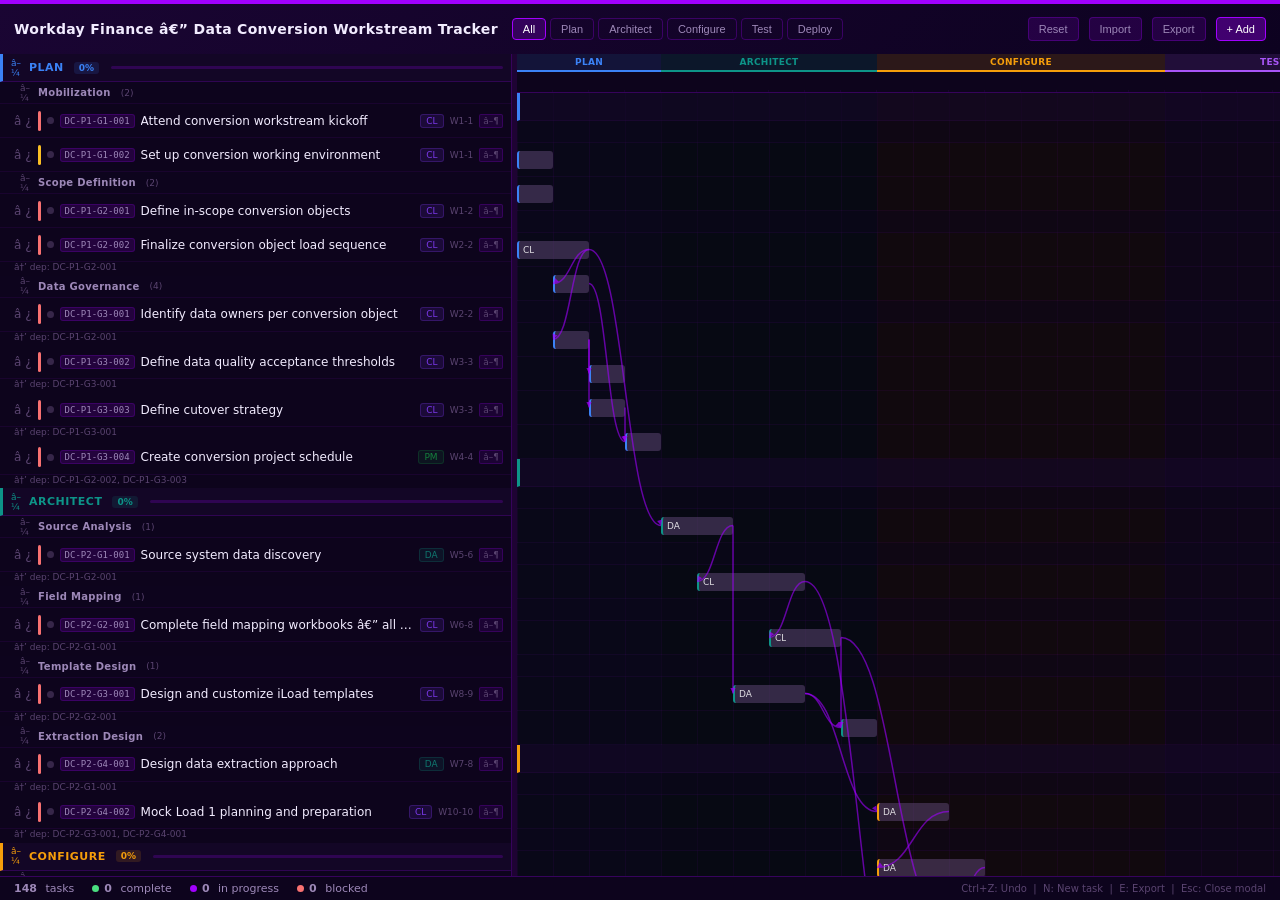
<file: assets/files/ai/solutions/08_data_conversion_tracker.html>
﻿<!DOCTYPE html>
<html lang="en">
<head>
<meta charset="UTF-8">
<meta name="viewport" content="width=device-width, initial-scale=1.0">
<title>Workday Finance â€” Data Conversion Workstream Tracker</title>
<script src="https://cdn.sheetjs.com/xlsx-0.20.3/package/dist/xlsx.full.min.js"></script>
<style>
:root {
  --bg: #07030f;
  --bg-card: rgba(20,7,41,0.85);
  --bg-panel: rgba(14,5,30,0.90);
  --border: rgba(161,0,255,0.28);
  --accent: #A100FF;
  --teal: #C561F6;
  --text: #f2ecff;
  --text-muted: #9d88b8;
  --text-dim: #5a4470;
  --green: #4ade80;
  --amber: #fbbf24;
  --red: #f87171;
  --purple: #e879f9;
}
*{box-sizing:border-box;margin:0;padding:0;}
body{background:var(--bg);color:var(--text);font-family:'Segoe UI',system-ui,sans-serif;font-size:13px;height:100vh;display:flex;flex-direction:column;overflow:hidden;}

/* HEADER */
#header{background:linear-gradient(135deg,#1a0533 0%,#0d0220 100%);border-top:4px solid #A100FF;padding:8px 14px;display:flex;align-items:center;gap:10px;flex-shrink:0;flex-wrap:wrap;min-height:54px;}
#header h1{font-size:14px;font-weight:700;color:var(--text);letter-spacing:0.3px;white-space:nowrap;margin-right:4px;}
.ptabs{display:flex;gap:4px;align-items:center;}
.ptab{background:transparent;border:1px solid var(--border);color:var(--text-muted);padding:4px 10px;border-radius:4px;cursor:pointer;font-size:11px;font-weight:500;transition:all .15s;}
.ptab:hover{border-color:var(--accent);color:var(--text);}
.ptab.active{background:rgba(161,0,255,0.22);border-color:var(--accent);color:#fff;}
#hdr-spacer{flex:1;}
#last-saved{font-size:10px;color:var(--text-dim);white-space:nowrap;}
.hbtn{background:rgba(161,0,255,0.15);border:1px solid var(--border);color:var(--text-muted);padding:5px 10px;border-radius:4px;cursor:pointer;font-size:11px;font-weight:500;transition:all .15s;white-space:nowrap;}
.hbtn:hover{background:rgba(161,0,255,0.3);color:var(--text);border-color:var(--accent);}
.hbtn.primary{background:rgba(161,0,255,0.35);border-color:var(--accent);color:#fff;}
.hbtn.primary:hover{background:rgba(161,0,255,0.55);}

/* MAIN */
#main{display:flex;flex:1;overflow:hidden;min-height:0;}

/* LEFT PANEL */
#left{width:40%;display:flex;flex-direction:column;border-right:1px solid var(--border);min-width:200px;background:var(--bg-panel);}
#task-scroll{flex:1;overflow-y:auto;overflow-x:hidden;}
#task-scroll::-webkit-scrollbar{width:5px;}
#task-scroll::-webkit-scrollbar-track{background:transparent;}
#task-scroll::-webkit-scrollbar-thumb{background:rgba(161,0,255,0.3);border-radius:3px;}

/* SPLITTER */
#splitter{width:5px;background:rgba(161,0,255,0.15);cursor:col-resize;flex-shrink:0;transition:background .15s;}
#splitter:hover{background:rgba(161,0,255,0.45);}

/* RIGHT PANEL */
#right{flex:1;display:flex;flex-direction:column;min-width:0;overflow:hidden;}
#g-hdr-wrap{overflow:hidden;flex-shrink:0;background:var(--bg-panel);border-bottom:1px solid var(--border);}
#g-body-wrap{flex:1;overflow:auto;position:relative;}
#g-body-wrap::-webkit-scrollbar{width:5px;height:5px;}
#g-body-wrap::-webkit-scrollbar-track{background:transparent;}
#g-body-wrap::-webkit-scrollbar-thumb{background:rgba(161,0,255,0.3);border-radius:3px;}

/* STATUS BAR */
#status-bar{background:rgba(14,5,30,0.95);border-top:1px solid var(--border);padding:5px 14px;display:flex;gap:18px;align-items:center;flex-shrink:0;font-size:11px;color:var(--text-muted);}
.stat-item{display:flex;align-items:center;gap:5px;}
.stat-dot{width:7px;height:7px;border-radius:50%;flex-shrink:0;}

/* TASK LIST ROWS */
.tl-row{display:flex;align-items:center;gap:6px;padding:0 8px;cursor:pointer;border-bottom:1px solid rgba(161,0,255,0.08);user-select:none;position:relative;}
.tl-row:hover{background:rgba(161,0,255,0.07);}
.tl-row.ph-row{height:28px;background:rgba(20,7,41,0.9);cursor:pointer;position:sticky;top:0;z-index:3;border-bottom:1px solid rgba(161,0,255,0.2);}
.tl-row.gr-row{height:22px;background:rgba(14,5,30,0.7);padding-left:20px;}
.tl-row.task-row{height:34px;padding-left:14px;}
.tl-row.sub-row{height:30px;padding-left:38px;background:rgba(7,3,15,0.5);}
.ph-name{font-size:11px;font-weight:700;letter-spacing:0.5px;text-transform:uppercase;}
.ph-pct{font-size:9px;padding:1px 5px;border-radius:3px;font-weight:600;margin-left:4px;}
.ph-prog{height:3px;border-radius:2px;background:rgba(161,0,255,0.2);flex:1;margin-left:6px;}
.ph-prog-fill{height:100%;border-radius:2px;transition:width .3s;}
.gr-name{font-size:10px;font-weight:600;color:var(--text-muted);letter-spacing:0.3px;}
.gr-count{font-size:9px;color:var(--text-dim);margin-left:4px;}
.chevron{font-size:9px;color:var(--text-dim);width:12px;flex-shrink:0;transition:transform .15s;}
.drag-handle{color:var(--text-dim);font-size:12px;cursor:grab;flex-shrink:0;}
.status-dot{width:7px;height:7px;border-radius:50%;flex-shrink:0;}
.id-badge{font-family:monospace;font-size:9px;background:rgba(161,0,255,0.15);border:1px solid rgba(161,0,255,0.2);padding:1px 4px;border-radius:3px;color:var(--text-muted);white-space:nowrap;flex-shrink:0;max-width:100px;overflow:hidden;text-overflow:ellipsis;}
.task-name{flex:1;overflow:hidden;text-overflow:ellipsis;white-space:nowrap;font-size:12px;}
.sub-name{flex:1;overflow:hidden;text-overflow:ellipsis;white-space:nowrap;font-size:11px;color:var(--text-muted);}
.owner-chip{font-size:9px;padding:1px 5px;border-radius:3px;white-space:nowrap;flex-shrink:0;font-weight:500;color:#fff;}
.week-badge{font-size:9px;color:var(--text-dim);white-space:nowrap;flex-shrink:0;}
.expand-btn{font-size:9px;color:var(--text-dim);cursor:pointer;padding:1px 3px;border-radius:2px;flex-shrink:0;background:rgba(161,0,255,0.1);border:1px solid rgba(161,0,255,0.2);}
.expand-btn:hover{color:var(--text);background:rgba(161,0,255,0.25);}
.dep-line{font-size:9px;color:var(--text-dim);padding-left:14px;padding-bottom:2px;line-height:1.3;}
.cross-dep-line{font-size:9px;color:var(--amber);padding-left:14px;padding-bottom:2px;}
.priority-ind{width:3px;height:20px;border-radius:2px;flex-shrink:0;}

/* GANTT */
#g-hdr{position:relative;}
.g-ph-band{position:absolute;top:0;height:18px;display:flex;align-items:center;justify-content:center;font-size:9px;font-weight:700;letter-spacing:0.5px;text-transform:uppercase;overflow:hidden;}
.g-wk-row{display:flex;margin-top:18px;}
.g-wk-cell{width:36px;flex-shrink:0;font-size:9px;color:var(--text-dim);text-align:center;border-right:1px solid rgba(161,0,255,0.08);padding:2px 0;height:20px;line-height:16px;}
.g-wk-cell.cur-wk{color:var(--accent);font-weight:700;border-right-color:rgba(161,0,255,0.35);}
#g-body{position:relative;}
.g-row{position:relative;border-bottom:1px solid rgba(161,0,255,0.06);}
.g-row.g-ph{height:28px;background:rgba(20,7,41,0.6);}
.g-row.g-gr{height:22px;background:rgba(14,5,30,0.4);}
.g-row.g-task{height:34px;}
.g-row.g-sub{height:30px;background:rgba(7,3,15,0.3);}
.g-col-grid{position:absolute;top:0;bottom:0;width:1px;background:rgba(161,0,255,0.06);}
.g-bar{position:absolute;top:50%;transform:translateY(-50%);height:18px;border-radius:3px;cursor:grab;min-width:4px;transition:filter .15s;z-index:2;}
.g-bar:hover{filter:brightness(1.25);}
.g-bar.g-sub-bar{height:12px;border-radius:2px;}
.g-bar:active{cursor:grabbing;}
.g-today{position:absolute;top:0;bottom:0;width:2px;background:rgba(250,204,21,0.7);z-index:5;pointer-events:none;}
.g-today::before{content:'';position:absolute;top:0;left:-3px;border-left:4px solid transparent;border-right:4px solid transparent;border-top:6px solid rgba(250,204,21,0.7);}
.g-ph-bg{position:absolute;top:0;bottom:0;opacity:0.04;pointer-events:none;}
.g-dep-svg{position:absolute;top:0;left:0;pointer-events:none;z-index:4;overflow:visible;}

/* MODAL */
#modal-ov{display:none;position:fixed;inset:0;background:rgba(7,3,15,0.85);z-index:100;align-items:center;justify-content:center;backdrop-filter:blur(4px);}
#modal{background:#0e051e;border:1px solid rgba(161,0,255,0.4);border-radius:10px;width:620px;max-width:95vw;max-height:92vh;display:flex;flex-direction:column;box-shadow:0 20px 60px rgba(0,0,0,0.7);}
#modal-hdr{padding:14px 18px;border-bottom:1px solid var(--border);display:flex;align-items:center;justify-content:space-between;flex-shrink:0;}
#modal-hdr h2{font-size:13px;font-weight:600;}
#modal-close{background:none;border:none;color:var(--text-muted);cursor:pointer;font-size:18px;line-height:1;}
#modal-close:hover{color:var(--text);}
#modal-body{padding:16px 18px;overflow-y:auto;flex:1;}
#modal-body::-webkit-scrollbar{width:5px;}
#modal-body::-webkit-scrollbar-thumb{background:rgba(161,0,255,0.3);border-radius:3px;}
.form-row{display:flex;gap:10px;margin-bottom:10px;}
.form-group{display:flex;flex-direction:column;gap:4px;flex:1;}
.form-group label{font-size:10px;color:var(--text-muted);text-transform:uppercase;letter-spacing:0.4px;font-weight:600;}
.form-group input,.form-group select,.form-group textarea{background:rgba(161,0,255,0.08);border:1px solid rgba(161,0,255,0.25);color:var(--text);padding:6px 9px;border-radius:5px;font-size:12px;font-family:inherit;outline:none;width:100%;transition:border-color .15s;}
.form-group input:focus,.form-group select:focus,.form-group textarea:focus{border-color:rgba(161,0,255,0.6);background:rgba(161,0,255,0.12);}
.form-group textarea{resize:vertical;min-height:56px;}
.form-group select option{background:#0e051e;}
#modal-ftr{padding:12px 18px;border-top:1px solid var(--border);display:flex;align-items:center;justify-content:space-between;flex-shrink:0;}
.btn{padding:7px 16px;border-radius:5px;border:none;cursor:pointer;font-size:12px;font-weight:500;transition:all .15s;}
.btn-primary{background:var(--accent);color:#fff;}
.btn-primary:hover{background:#8c00e0;}
.btn-cancel{background:rgba(255,255,255,0.08);color:var(--text-muted);border:1px solid var(--border);}
.btn-cancel:hover{background:rgba(255,255,255,0.14);color:var(--text);}
.btn-danger{background:rgba(248,113,113,0.15);color:var(--red);border:1px solid rgba(248,113,113,0.3);}
.btn-danger:hover{background:rgba(248,113,113,0.3);}

/* CONTEXT MENU */
#ctx-menu{position:fixed;background:#0e051e;border:1px solid rgba(161,0,255,0.4);border-radius:6px;z-index:200;min-width:160px;box-shadow:0 8px 32px rgba(0,0,0,0.6);display:none;}
.ctx-item{padding:7px 14px;cursor:pointer;font-size:12px;color:var(--text-muted);transition:all .12s;}
.ctx-item:hover{background:rgba(161,0,255,0.15);color:var(--text);}
.ctx-sep{height:1px;background:var(--border);margin:3px 0;}
.ctx-item.danger{color:var(--red);}
.ctx-item.danger:hover{background:rgba(248,113,113,0.15);}

/* TOOLTIP */
.g-tooltip{position:fixed;background:#0e051e;border:1px solid rgba(161,0,255,0.4);border-radius:5px;padding:6px 10px;font-size:11px;pointer-events:none;z-index:50;max-width:200px;}

/* TOAST */
.toast{position:fixed;bottom:24px;left:50%;transform:translateX(-50%);background:#0e051e;border:1px solid rgba(161,0,255,0.5);color:var(--text);padding:9px 18px;border-radius:6px;font-size:12px;z-index:1000;animation:toastIn .2s ease;box-shadow:0 4px 20px rgba(0,0,0,0.5);}
@keyframes toastIn{from{opacity:0;transform:translateX(-50%) translateY(10px)}to{opacity:1;transform:translateX(-50%) translateY(0)}}

/* Subtask add form inline */
.sub-form{padding:6px 14px;background:rgba(161,0,255,0.05);border-bottom:1px solid rgba(161,0,255,0.1);}
</style>
</head>
<body>

<!-- HEADER -->
<div id="header">
  <h1>Workday Finance â€” Data Conversion Workstream Tracker</h1>
  <div class="ptabs" id="ptabs">
    <button class="ptab active" data-phase="all">All</button>
    <button class="ptab" data-phase="Plan">Plan</button>
    <button class="ptab" data-phase="Architect">Architect</button>
    <button class="ptab" data-phase="Configure">Configure</button>
    <button class="ptab" data-phase="Test">Test</button>
    <button class="ptab" data-phase="Deploy">Deploy</button>
  </div>
  <div id="hdr-spacer"></div>
  <span id="last-saved"></span>
  <button class="hbtn" onclick="confirmReset()">Reset</button>
  <button class="hbtn" onclick="document.getElementById('import-input').click()">Import</button>
  <input type="file" id="import-input" accept=".xlsx,.xls" style="display:none" onchange="doImport(this)">
  <button class="hbtn" onclick="doExport()">Export</button>
  <button class="hbtn primary" onclick="openNewTaskModal()">+ Add</button>
</div>

<!-- MAIN -->
<div id="main">
  <!-- LEFT PANEL -->
  <div id="left">
    <div id="task-scroll">
      <div id="task-list"></div>
    </div>
  </div>

  <!-- SPLITTER -->
  <div id="splitter"></div>

  <!-- RIGHT PANEL (GANTT) -->
  <div id="right">
    <div id="g-hdr-wrap">
      <div id="g-hdr"></div>
    </div>
    <div id="g-body-wrap">
      <div id="g-body"></div>
    </div>
  </div>
</div>

<!-- STATUS BAR -->
<div id="status-bar">
  <div class="stat-item"><strong id="stat-total">0</strong>&nbsp;tasks</div>
  <div class="stat-item"><span class="stat-dot" style="background:#4ade80"></span><strong id="stat-complete">0</strong>&nbsp;complete</div>
  <div class="stat-item"><span class="stat-dot" style="background:#A100FF"></span><strong id="stat-inprog">0</strong>&nbsp;in progress</div>
  <div class="stat-item"><span class="stat-dot" style="background:#f87171"></span><strong id="stat-blocked">0</strong>&nbsp;blocked</div>
  <div class="stat-item" style="margin-left:auto;font-size:10px;color:var(--text-dim)">Ctrl+Z: Undo &nbsp;|&nbsp; N: New task &nbsp;|&nbsp; E: Export &nbsp;|&nbsp; Esc: Close modal</div>
</div>

<!-- MODAL -->
<div id="modal-ov">
  <div id="modal">
    <div id="modal-hdr">
      <h2 id="modal-title">Edit Task</h2>
      <button id="modal-close" onclick="closeModal()">Ã—</button>
    </div>
    <div id="modal-body">
      <div class="form-row">
        <div class="form-group" style="flex:3">
          <label>Task Name</label>
          <input type="text" id="f-task" placeholder="Task description...">
        </div>
        <div class="form-group" style="flex:1">
          <label>ID</label>
          <input type="text" id="f-id" placeholder="DC-P1-G1-001">
        </div>
      </div>
      <div class="form-row">
        <div class="form-group">
          <label>Phase</label>
          <select id="f-phase">
            <option value="Plan">Plan</option>
            <option value="Architect">Architect</option>
            <option value="Configure">Configure</option>
            <option value="Test">Test</option>
            <option value="Deploy">Deploy</option>
          </select>
        </div>
        <div class="form-group">
          <label>Group</label>
          <input type="text" id="f-group" placeholder="Group name">
        </div>
      </div>
      <div class="form-row">
        <div class="form-group">
          <label>Owner</label>
          <select id="f-owner">
            <option>Conversion Lead</option>
            <option>Data Analyst</option>
            <option>Workday Architect</option>
            <option>Business Analyst</option>
            <option>Client IT</option>
            <option>Client Data Owner</option>
            <option>Project Manager</option>
            <option>Project Coordinator</option>
            <option>Controller</option>
            <option>AP Manager</option>
            <option>Fixed Asset Manager</option>
            <option>Workday Configurator</option>
            <option value="other">Other</option>
          </select>
        </div>
        <div class="form-group">
          <label>Status</label>
          <select id="f-status">
            <option value="not_started">Not Started</option>
            <option value="in_progress">In Progress</option>
            <option value="complete">Complete</option>
            <option value="blocked">Blocked</option>
          </select>
        </div>
      </div>
      <div class="form-row">
        <div class="form-group">
          <label>Start Week (1-28)</label>
          <input type="number" id="f-start" min="1" max="28" value="1">
        </div>
        <div class="form-group">
          <label>Duration (weeks)</label>
          <input type="number" id="f-dur" min="1" max="28" value="1">
        </div>
        <div class="form-group">
          <label>Priority</label>
          <select id="f-priority">
            <option value="high">High</option>
            <option value="medium">Medium</option>
            <option value="low">Low</option>
          </select>
        </div>
      </div>
      <div class="form-row">
        <div class="form-group">
          <label>Dependencies (comma-separated IDs)</label>
          <textarea id="f-deps" rows="2" placeholder="DC-P1-G1-001, DC-P1-G2-001"></textarea>
        </div>
        <div class="form-group">
          <label>Cross-WS Dependencies</label>
          <textarea id="f-crossdeps" rows="2" placeholder="RPT-P3-G3-001, INT-P4-G1-001"></textarea>
        </div>
      </div>
      <div class="form-row">
        <div class="form-group">
          <label>Notes</label>
          <textarea id="f-notes" rows="3" placeholder="Additional context..."></textarea>
        </div>
      </div>
    </div>
    <div id="modal-ftr">
      <button class="btn btn-danger" id="modal-del-btn" onclick="deleteCurrentTask()">Delete</button>
      <div style="display:flex;gap:8px;">
        <button class="btn btn-cancel" onclick="closeModal()">Cancel</button>
        <button class="btn btn-primary" onclick="saveModal()">Save</button>
      </div>
    </div>
  </div>
</div>

<!-- CONTEXT MENU -->
<div id="ctx-menu">
  <div class="ctx-item" data-action="edit">Edit</div>
  <div class="ctx-item" data-action="addSub">Add Subtask</div>
  <div class="ctx-item" data-action="addBelow">Add Task Below</div>
  <div class="ctx-item" data-action="duplicate">Duplicate</div>
  <div class="ctx-sep"></div>
  <div class="ctx-item danger" data-action="delete">Delete</div>
  <div class="ctx-sep"></div>
  <div class="ctx-item" data-action="dep">Set Dependency</div>
</div>

<script>
// ============================================================
// CONSTANTS
// ============================================================
const PHASES = ['Plan','Architect','Configure','Test','Deploy'];
const PHASE_COLORS = {Plan:'#3b82f6',Architect:'#0d9488',Configure:'#f59e0b',Test:'#a855f7',Deploy:'#22c55e'};
const PHASE_RANGES = {Plan:[1,4],Architect:[5,10],Configure:[11,18],Test:[19,24],Deploy:[25,28]};
const STATUS_COLORS = {not_started:'rgba(90,68,112,0.55)',in_progress:'#A100FF',complete:'#4ade80',blocked:'#f87171'};
const STATUS_LABELS = {not_started:'Not Started',in_progress:'In Progress',complete:'Complete',blocked:'Blocked'};
const CELL_W = 36;
const TOTAL_WEEKS = 28;
const ROW_H = 34;
const SUB_H = 30;
const PH_ROW_H = 28;
const GR_ROW_H = 22;
const OWNER_COLORS = {
  'Conversion Lead':'#7c3aed','Data Analyst':'#0f766e','Workday Architect':'#1d4ed8',
  'Business Analyst':'#b45309','Client IT':'#c2410c','Client Data Owner':'#b91c1c',
  'Project Manager':'#15803d','Project Coordinator':'#0f766e','Controller':'#ca8a04',
  'AP Manager':'#a16207','Fixed Asset Manager':'#6d28d9','Workday Configurator':'#4338ca',
};
const PRIORITY_COLORS = {high:'#f87171',medium:'#fbbf24',low:'#4ade80'};
const HISTORY_MAX = 20;
const PROJECT_START = new Date('2026-02-02');
const currentWeek = Math.max(1, Math.min(28, Math.ceil((Date.now() - PROJECT_START.getTime()) / (7*24*60*60*1000))));

// ============================================================
// SEED DATA
// ============================================================
const SEED_TASKS = [
  { id:'DC-P1-G1-001', phase:'Plan', group:'Mobilization', task:'Attend conversion workstream kickoff', owner:'Conversion Lead', startWeek:1, duration:1, status:'not_started', dependencies:[], crossDeps:[], priority:'high', notes:'', subtasks:[
    { id:'DC-P1-G1-001a', task:'Review project charter conversion scope section', owner:'Conversion Lead', startWeek:1, duration:1, status:'not_started', dependencies:[], priority:'high', notes:'' },
    { id:'DC-P1-G1-001b', task:'Confirm conversion team roles and responsibilities', owner:'Conversion Lead', startWeek:1, duration:1, status:'not_started', dependencies:['DC-P1-G1-001a'], priority:'high', notes:'' },
  ]},
  { id:'DC-P1-G1-002', phase:'Plan', group:'Mobilization', task:'Set up conversion working environment', owner:'Conversion Lead', startWeek:1, duration:1, status:'not_started', dependencies:[], crossDeps:[], priority:'medium', notes:'', subtasks:[
    { id:'DC-P1-G1-002a', task:'Create shared folder structure (SharePoint/Teams)', owner:'Project Coordinator', startWeek:1, duration:1, status:'not_started', dependencies:[], priority:'medium', notes:'' },
    { id:'DC-P1-G1-002b', task:'Distribute conversion tracker template to team', owner:'Conversion Lead', startWeek:1, duration:1, status:'not_started', dependencies:['DC-P1-G1-002a'], priority:'medium', notes:'' },
    { id:'DC-P1-G1-002c', task:'Schedule recurring conversion workstream meetings', owner:'Project Manager', startWeek:1, duration:1, status:'not_started', dependencies:[], priority:'medium', notes:'' },
  ]},
  { id:'DC-P1-G2-001', phase:'Plan', group:'Scope Definition', task:'Define in-scope conversion objects', owner:'Conversion Lead', startWeek:1, duration:2, status:'not_started', dependencies:[], crossDeps:[], priority:'high', notes:'COA, Cost Centers, Suppliers, Customers, AP, AR, Fixed Assets, GL Balances, Bank Accounts, Open POs, Intercompany, Budget, Cash, Tax', subtasks:[
    { id:'DC-P1-G2-001a', task:'Review Workday tenant setup for financial objects', owner:'Workday Architect', startWeek:1, duration:1, status:'not_started', dependencies:[], priority:'high', notes:'' },
    { id:'DC-P1-G2-001b', task:'Draft in-scope object list with client', owner:'Conversion Lead', startWeek:1, duration:1, status:'not_started', dependencies:['DC-P1-G2-001a'], priority:'high', notes:'' },
    { id:'DC-P1-G2-001c', task:'Document out-of-scope items with rationale', owner:'Business Analyst', startWeek:2, duration:1, status:'not_started', dependencies:['DC-P1-G2-001b'], priority:'medium', notes:'' },
    { id:'DC-P1-G2-001d', task:'Confirm final object list with client sign-off', owner:'Conversion Lead', startWeek:2, duration:1, status:'not_started', dependencies:['DC-P1-G2-001c'], priority:'high', notes:'' },
  ]},
  { id:'DC-P1-G2-002', phase:'Plan', group:'Scope Definition', task:'Finalize conversion object load sequence', owner:'Conversion Lead', startWeek:2, duration:1, status:'not_started', dependencies:['DC-P1-G2-001'], crossDeps:[], priority:'high', notes:'COA â†’ Cost Centers â†’ Suppliers â†’ Customers â†’ Bank Accounts â†’ Open AP â†’ Open AR â†’ Fixed Assets â†’ GL Balances â†’ Open POs â†’ Intercompany â†’ Budget â†’ Cash â†’ Tax', subtasks:[
    { id:'DC-P1-G2-002a', task:'Map Workday object dependencies (what must load before what)', owner:'Workday Architect', startWeek:2, duration:1, status:'not_started', dependencies:[], priority:'high', notes:'' },
    { id:'DC-P1-G2-002b', task:'Document final load sequence and distribute', owner:'Conversion Lead', startWeek:2, duration:1, status:'not_started', dependencies:['DC-P1-G2-002a'], priority:'high', notes:'' },
  ]},
  { id:'DC-P1-G3-001', phase:'Plan', group:'Data Governance', task:'Identify data owners per conversion object', owner:'Conversion Lead', startWeek:2, duration:1, status:'not_started', dependencies:['DC-P1-G2-001'], crossDeps:[], priority:'high', notes:'', subtasks:[
    { id:'DC-P1-G3-001a', task:'Conduct data owner discovery workshop with client', owner:'Business Analyst', startWeek:2, duration:1, status:'not_started', dependencies:[], priority:'high', notes:'' },
    { id:'DC-P1-G3-001b', task:'Document RACI for each conversion object', owner:'Conversion Lead', startWeek:3, duration:1, status:'not_started', dependencies:['DC-P1-G3-001a'], priority:'high', notes:'' },
  ]},
  { id:'DC-P1-G3-002', phase:'Plan', group:'Data Governance', task:'Define data quality acceptance thresholds', owner:'Conversion Lead', startWeek:3, duration:1, status:'not_started', dependencies:['DC-P1-G3-001'], crossDeps:[], priority:'high', notes:'E.g., â‰¤0.1% error rate on load, 100% reconciliation of dollar amounts', subtasks:[
    { id:'DC-P1-G3-002a', task:'Draft data quality criteria per object', owner:'Data Analyst', startWeek:3, duration:1, status:'not_started', dependencies:[], priority:'high', notes:'' },
    { id:'DC-P1-G3-002b', task:'Client sign-off on quality thresholds', owner:'Conversion Lead', startWeek:3, duration:1, status:'not_started', dependencies:['DC-P1-G3-002a'], priority:'high', notes:'' },
  ]},
  { id:'DC-P1-G3-003', phase:'Plan', group:'Data Governance', task:'Define cutover strategy', owner:'Conversion Lead', startWeek:3, duration:1, status:'not_started', dependencies:['DC-P1-G3-001'], crossDeps:[], priority:'high', notes:'Options: Big Bang, Phased (by business unit), Parallel Run', subtasks:[
    { id:'DC-P1-G3-003a', task:'Present cutover strategy options to leadership', owner:'Conversion Lead', startWeek:3, duration:1, status:'not_started', dependencies:[], priority:'high', notes:'' },
    { id:'DC-P1-G3-003b', task:'Document approved cutover strategy', owner:'Project Manager', startWeek:3, duration:1, status:'not_started', dependencies:['DC-P1-G3-003a'], priority:'high', notes:'' },
    { id:'DC-P1-G3-003c', task:'Define data freeze windows for each object', owner:'Conversion Lead', startWeek:4, duration:1, status:'not_started', dependencies:['DC-P1-G3-003b'], priority:'high', notes:'' },
  ]},
  { id:'DC-P1-G3-004', phase:'Plan', group:'Data Governance', task:'Create conversion project schedule', owner:'Project Manager', startWeek:4, duration:1, status:'not_started', dependencies:['DC-P1-G2-002','DC-P1-G3-003'], crossDeps:[], priority:'high', notes:'', subtasks:[
    { id:'DC-P1-G3-004a', task:'Build conversion workstream schedule in project plan', owner:'Project Manager', startWeek:4, duration:1, status:'not_started', dependencies:[], priority:'high', notes:'' },
    { id:'DC-P1-G3-004b', task:'Identify critical path and milestone dates', owner:'Conversion Lead', startWeek:4, duration:1, status:'not_started', dependencies:['DC-P1-G3-004a'], priority:'high', notes:'' },
  ]},
  { id:'DC-P2-G1-001', phase:'Architect', group:'Source Analysis', task:'Source system data discovery', owner:'Data Analyst', startWeek:5, duration:2, status:'not_started', dependencies:['DC-P1-G2-001'], crossDeps:[], priority:'high', notes:'', subtasks:[
    { id:'DC-P2-G1-001a', task:'Document source systems for each conversion object', owner:'Data Analyst', startWeek:5, duration:1, status:'not_started', dependencies:[], priority:'high', notes:'' },
    { id:'DC-P2-G1-001b', task:'Obtain read-only access to source systems', owner:'Client IT', startWeek:5, duration:1, status:'not_started', dependencies:[], priority:'high', notes:'' },
    { id:'DC-P2-G1-001c', task:'Run initial data volume counts per object', owner:'Data Analyst', startWeek:6, duration:1, status:'not_started', dependencies:['DC-P2-G1-001b'], priority:'high', notes:'' },
    { id:'DC-P2-G1-001d', task:'Assess data quality in source systems (nulls, duplicates, outliers)', owner:'Data Analyst', startWeek:6, duration:1, status:'not_started', dependencies:['DC-P2-G1-001c'], priority:'high', notes:'' },
    { id:'DC-P2-G1-001e', task:'Document source data quality issues log', owner:'Data Analyst', startWeek:6, duration:1, status:'not_started', dependencies:['DC-P2-G1-001d'], priority:'medium', notes:'' },
  ]},
  { id:'DC-P2-G2-001', phase:'Architect', group:'Field Mapping', task:'Complete field mapping workbooks â€” all objects', owner:'Conversion Lead', startWeek:6, duration:3, status:'not_started', dependencies:['DC-P2-G1-001'], crossDeps:[], priority:'high', notes:'One workbook per conversion object', subtasks:[
    { id:'DC-P2-G2-001a', task:'Map COA / Ledger Accounts fields', owner:'Data Analyst', startWeek:6, duration:1, status:'not_started', dependencies:[], priority:'high', notes:'' },
    { id:'DC-P2-G2-001b', task:'Map Cost Center fields', owner:'Data Analyst', startWeek:6, duration:1, status:'not_started', dependencies:[], priority:'high', notes:'' },
    { id:'DC-P2-G2-001c', task:'Map Supplier Master fields', owner:'Data Analyst', startWeek:7, duration:1, status:'not_started', dependencies:[], priority:'high', notes:'' },
    { id:'DC-P2-G2-001d', task:'Map Customer Master fields', owner:'Data Analyst', startWeek:7, duration:1, status:'not_started', dependencies:[], priority:'high', notes:'' },
    { id:'DC-P2-G2-001e', task:'Map Open AP Invoice fields', owner:'Data Analyst', startWeek:7, duration:1, status:'not_started', dependencies:[], priority:'high', notes:'' },
    { id:'DC-P2-G2-001f', task:'Map Open AR Invoice fields', owner:'Data Analyst', startWeek:7, duration:1, status:'not_started', dependencies:[], priority:'high', notes:'' },
    { id:'DC-P2-G2-001g', task:'Map Fixed Asset fields', owner:'Data Analyst', startWeek:8, duration:1, status:'not_started', dependencies:[], priority:'high', notes:'' },
    { id:'DC-P2-G2-001h', task:'Map GL Beginning Balances fields', owner:'Data Analyst', startWeek:8, duration:1, status:'not_started', dependencies:[], priority:'high', notes:'' },
    { id:'DC-P2-G2-001i', task:'Map Bank Account fields', owner:'Data Analyst', startWeek:8, duration:1, status:'not_started', dependencies:[], priority:'high', notes:'' },
    { id:'DC-P2-G2-001j', task:'Map remaining objects (POs, Interco, Budget, Cash, Tax)', owner:'Data Analyst', startWeek:8, duration:1, status:'not_started', dependencies:[], priority:'medium', notes:'' },
    { id:'DC-P2-G2-001k', task:'Document transformation rules for all mapped fields', owner:'Data Analyst', startWeek:8, duration:1, status:'not_started', dependencies:['DC-P2-G2-001a','DC-P2-G2-001b','DC-P2-G2-001c'], priority:'high', notes:'' },
    { id:'DC-P2-G2-001l', task:'Map legacy codes to Workday tenant reference values', owner:'Workday Configurator', startWeek:9, duration:1, status:'not_started', dependencies:['DC-P2-G2-001k'], priority:'high', notes:'' },
    { id:'DC-P2-G2-001m', task:'Client review and sign-off on all field mapping workbooks', owner:'Client Data Owner', startWeek:9, duration:1, status:'not_started', dependencies:['DC-P2-G2-001l'], priority:'high', notes:'' },
  ]},
  { id:'DC-P2-G3-001', phase:'Architect', group:'Template Design', task:'Design and customize iLoad templates', owner:'Conversion Lead', startWeek:8, duration:2, status:'not_started', dependencies:['DC-P2-G2-001'], crossDeps:[], priority:'high', notes:'', subtasks:[
    { id:'DC-P2-G3-001a', task:'Download base iLoad templates from Workday Community', owner:'Conversion Lead', startWeek:8, duration:1, status:'not_started', dependencies:[], priority:'high', notes:'' },
    { id:'DC-P2-G3-001b', task:'Add data validation rules to COA template', owner:'Data Analyst', startWeek:8, duration:1, status:'not_started', dependencies:['DC-P2-G3-001a'], priority:'high', notes:'' },
    { id:'DC-P2-G3-001c', task:'Add data validation rules to Supplier template', owner:'Data Analyst', startWeek:9, duration:1, status:'not_started', dependencies:['DC-P2-G3-001a'], priority:'high', notes:'' },
    { id:'DC-P2-G3-001d', task:'Add data validation rules to remaining templates', owner:'Data Analyst', startWeek:9, duration:1, status:'not_started', dependencies:['DC-P2-G3-001a'], priority:'high', notes:'' },
    { id:'DC-P2-G3-001e', task:'Build lookup tables for code cross-reference', owner:'Data Analyst', startWeek:9, duration:1, status:'not_started', dependencies:['DC-P2-G2-001l'], priority:'medium', notes:'' },
  ]},
  { id:'DC-P2-G4-001', phase:'Architect', group:'Extraction Design', task:'Design data extraction approach', owner:'Data Analyst', startWeek:7, duration:2, status:'not_started', dependencies:['DC-P2-G1-001'], crossDeps:[], priority:'high', notes:'', subtasks:[
    { id:'DC-P2-G4-001a', task:'Determine extraction method per object (SQL, report, API, manual)', owner:'Data Analyst', startWeek:7, duration:1, status:'not_started', dependencies:[], priority:'high', notes:'' },
    { id:'DC-P2-G4-001b', task:'Document extraction SQL queries or report specs', owner:'Data Analyst', startWeek:8, duration:1, status:'not_started', dependencies:['DC-P2-G4-001a'], priority:'high', notes:'' },
    { id:'DC-P2-G4-001c', task:'Define extraction frequency and timing for each object', owner:'Conversion Lead', startWeek:8, duration:1, status:'not_started', dependencies:['DC-P2-G4-001b'], priority:'medium', notes:'' },
    { id:'DC-P2-G4-001d', task:'Test extraction queries in source system (dry run)', owner:'Client IT', startWeek:9, duration:1, status:'not_started', dependencies:['DC-P2-G4-001c'], priority:'high', notes:'' },
  ]},
  { id:'DC-P2-G4-002', phase:'Architect', group:'Extraction Design', task:'Mock Load 1 planning and preparation', owner:'Conversion Lead', startWeek:10, duration:1, status:'not_started', dependencies:['DC-P2-G3-001','DC-P2-G4-001'], crossDeps:[], priority:'high', notes:'', subtasks:[
    { id:'DC-P2-G4-002a', task:'Define Mock Load 1 scope and objectives', owner:'Conversion Lead', startWeek:10, duration:1, status:'not_started', dependencies:[], priority:'high', notes:'' },
    { id:'DC-P2-G4-002b', task:'Prepare sandbox tenant for Mock Load 1', owner:'Workday Architect', startWeek:10, duration:1, status:'not_started', dependencies:[], priority:'high', notes:'' },
  ]},
  { id:'DC-P3-G1-001', phase:'Configure', group:'Data Extraction', task:'Execute initial data extracts â€” all objects', owner:'Data Analyst', startWeek:11, duration:2, status:'not_started', dependencies:['DC-P2-G4-001'], crossDeps:[], priority:'high', notes:'', subtasks:[
    { id:'DC-P3-G1-001a', task:'Extract COA / Ledger Accounts from source', owner:'Client IT', startWeek:11, duration:1, status:'not_started', dependencies:[], priority:'high', notes:'' },
    { id:'DC-P3-G1-001b', task:'Extract Cost Centers from source', owner:'Client IT', startWeek:11, duration:1, status:'not_started', dependencies:[], priority:'high', notes:'' },
    { id:'DC-P3-G1-001c', task:'Extract Supplier Master from source', owner:'Client IT', startWeek:11, duration:1, status:'not_started', dependencies:[], priority:'high', notes:'' },
    { id:'DC-P3-G1-001d', task:'Extract Customer Master from source', owner:'Client IT', startWeek:11, duration:1, status:'not_started', dependencies:[], priority:'high', notes:'' },
    { id:'DC-P3-G1-001e', task:'Extract Open AP / Open AR from source', owner:'Client IT', startWeek:12, duration:1, status:'not_started', dependencies:[], priority:'high', notes:'' },
    { id:'DC-P3-G1-001f', task:'Extract Fixed Assets from source', owner:'Client IT', startWeek:12, duration:1, status:'not_started', dependencies:[], priority:'high', notes:'' },
    { id:'DC-P3-G1-001g', task:'Extract GL Beginning Balances from source', owner:'Client IT', startWeek:12, duration:1, status:'not_started', dependencies:[], priority:'high', notes:'' },
    { id:'DC-P3-G1-001h', task:'Extract remaining objects (Bank, POs, Interco, Budget, Cash, Tax)', owner:'Client IT', startWeek:12, duration:1, status:'not_started', dependencies:[], priority:'medium', notes:'' },
  ]},
  { id:'DC-P3-G2-001', phase:'Configure', group:'Data Cleansing', task:'Data cleansing â€” all objects', owner:'Data Analyst', startWeek:11, duration:3, status:'not_started', dependencies:['DC-P3-G1-001'], crossDeps:[], priority:'high', notes:'', subtasks:[
    { id:'DC-P3-G2-001a', task:'Run data quality scripts against extracted data', owner:'Data Analyst', startWeek:11, duration:1, status:'not_started', dependencies:[], priority:'high', notes:'' },
    { id:'DC-P3-G2-001b', task:'Document data quality issues by object', owner:'Data Analyst', startWeek:11, duration:1, status:'not_started', dependencies:['DC-P3-G2-001a'], priority:'high', notes:'' },
    { id:'DC-P3-G2-001c', task:'Client corrects data quality issues in source', owner:'Client Data Owner', startWeek:12, duration:2, status:'not_started', dependencies:['DC-P3-G2-001b'], priority:'high', notes:'This is on the client â€” track and follow up' },
    { id:'DC-P3-G2-001d', task:'Re-extract after client remediation', owner:'Client IT', startWeek:13, duration:1, status:'not_started', dependencies:['DC-P3-G2-001c'], priority:'high', notes:'' },
    { id:'DC-P3-G2-001e', task:'Apply transformation scripts to cleansed data', owner:'Data Analyst', startWeek:13, duration:1, status:'not_started', dependencies:['DC-P3-G2-001d'], priority:'high', notes:'' },
  ]},
  { id:'DC-P3-G3-001', phase:'Configure', group:'Mock Load 1', task:'Mock Load 1 â€” execute and validate', owner:'Conversion Lead', startWeek:13, duration:2, status:'not_started', dependencies:['DC-P3-G2-001','DC-P2-G3-001'], crossDeps:[], priority:'high', notes:'First dress rehearsal â€” expect errors, document all', subtasks:[
    { id:'DC-P3-G3-001a', task:'Load COA / Ledger Accounts to sandbox', owner:'Conversion Lead', startWeek:13, duration:1, status:'not_started', dependencies:[], priority:'high', notes:'' },
    { id:'DC-P3-G3-001b', task:'Load Cost Centers to sandbox', owner:'Conversion Lead', startWeek:13, duration:1, status:'not_started', dependencies:['DC-P3-G3-001a'], priority:'high', notes:'' },
    { id:'DC-P3-G3-001c', task:'Load Suppliers to sandbox', owner:'Conversion Lead', startWeek:13, duration:1, status:'not_started', dependencies:['DC-P3-G3-001b'], priority:'high', notes:'' },
    { id:'DC-P3-G3-001d', task:'Load Customers to sandbox', owner:'Conversion Lead', startWeek:13, duration:1, status:'not_started', dependencies:['DC-P3-G3-001b'], priority:'high', notes:'' },
    { id:'DC-P3-G3-001e', task:'Load Open AP / Open AR to sandbox', owner:'Conversion Lead', startWeek:14, duration:1, status:'not_started', dependencies:['DC-P3-G3-001c','DC-P3-G3-001d'], priority:'high', notes:'' },
    { id:'DC-P3-G3-001f', task:'Load Fixed Assets to sandbox', owner:'Conversion Lead', startWeek:14, duration:1, status:'not_started', dependencies:['DC-P3-G3-001b'], priority:'high', notes:'' },
    { id:'DC-P3-G3-001g', task:'Load GL Beginning Balances to sandbox', owner:'Conversion Lead', startWeek:14, duration:1, status:'not_started', dependencies:['DC-P3-G3-001a'], priority:'high', notes:'' },
    { id:'DC-P3-G3-001h', task:'Load remaining objects to sandbox', owner:'Conversion Lead', startWeek:14, duration:1, status:'not_started', dependencies:['DC-P3-G3-001b'], priority:'medium', notes:'' },
    { id:'DC-P3-G3-001i', task:'Document Mock Load 1 errors and exceptions', owner:'Conversion Lead', startWeek:14, duration:1, status:'not_started', dependencies:[], priority:'high', notes:'' },
    { id:'DC-P3-G3-001j', task:'Root cause analysis on all load failures', owner:'Data Analyst', startWeek:14, duration:1, status:'not_started', dependencies:['DC-P3-G3-001i'], priority:'high', notes:'' },
  ]},
  { id:'DC-P3-G3-002', phase:'Configure', group:'Mock Load 1', task:'Mock Load 1 â€” remediation and re-load', owner:'Conversion Lead', startWeek:15, duration:1, status:'not_started', dependencies:['DC-P3-G3-001'], crossDeps:[], priority:'high', notes:'', subtasks:[
    { id:'DC-P3-G3-002a', task:'Fix template and transformation errors', owner:'Data Analyst', startWeek:15, duration:1, status:'not_started', dependencies:[], priority:'high', notes:'' },
    { id:'DC-P3-G3-002b', task:'Re-load failed objects after fix', owner:'Conversion Lead', startWeek:15, duration:1, status:'not_started', dependencies:['DC-P3-G3-002a'], priority:'high', notes:'' },
    { id:'DC-P3-G3-002c', task:'Validate Mock Load 1 reconciliation report', owner:'Data Analyst', startWeek:15, duration:1, status:'not_started', dependencies:['DC-P3-G3-002b'], priority:'high', notes:'' },
  ]},
  { id:'DC-P3-G4-001', phase:'Configure', group:'Mock Load 2', task:'Mock Load 2 â€” full dress rehearsal', owner:'Conversion Lead', startWeek:16, duration:2, status:'not_started', dependencies:['DC-P3-G3-002'], crossDeps:[], priority:'high', notes:'Should achieve <0.5% error rate', subtasks:[
    { id:'DC-P3-G4-001a', task:'Refresh data extracts from source', owner:'Client IT', startWeek:16, duration:1, status:'not_started', dependencies:[], priority:'high', notes:'' },
    { id:'DC-P3-G4-001b', task:'Execute full load sequence in sequence', owner:'Conversion Lead', startWeek:16, duration:1, status:'not_started', dependencies:['DC-P3-G4-001a'], priority:'high', notes:'' },
    { id:'DC-P3-G4-001c', task:'Run reconciliation report â€” all objects', owner:'Data Analyst', startWeek:17, duration:1, status:'not_started', dependencies:['DC-P3-G4-001b'], priority:'high', notes:'' },
    { id:'DC-P3-G4-001d', task:'Business user spot-check of loaded data', owner:'Client Data Owner', startWeek:17, duration:1, status:'not_started', dependencies:['DC-P3-G4-001c'], priority:'high', notes:'' },
    { id:'DC-P3-G4-001e', task:'Document Mock Load 2 results and issues', owner:'Conversion Lead', startWeek:17, duration:1, status:'not_started', dependencies:['DC-P3-G4-001d'], priority:'high', notes:'' },
    { id:'DC-P3-G4-001f', task:'Confirm Mock Load 2 timing vs. cutover window', owner:'Project Manager', startWeek:17, duration:1, status:'not_started', dependencies:['DC-P3-G4-001e'], priority:'high', notes:'Full load must complete within cutover blackout window' },
  ]},
  { id:'DC-P3-G5-001', phase:'Configure', group:'Reconciliation', task:'Build reconciliation reports', owner:'Data Analyst', startWeek:12, duration:2, status:'not_started', dependencies:['DC-P2-G2-001'], crossDeps:['RPT-P3-G3-001'], priority:'high', notes:'', subtasks:[
    { id:'DC-P3-G5-001a', task:'Build count reconciliation (source vs. Workday counts)', owner:'Data Analyst', startWeek:12, duration:1, status:'not_started', dependencies:[], priority:'high', notes:'' },
    { id:'DC-P3-G5-001b', task:'Build dollar reconciliation (GL balances, AP, AR)', owner:'Data Analyst', startWeek:12, duration:1, status:'not_started', dependencies:[], priority:'high', notes:'' },
    { id:'DC-P3-G5-001c', task:'Build data quality scorecard', owner:'Data Analyst', startWeek:13, duration:1, status:'not_started', dependencies:['DC-P3-G5-001a','DC-P3-G5-001b'], priority:'medium', notes:'' },
  ]},
  { id:'DC-P3-G5-002', phase:'Configure', group:'Reconciliation', task:'Document conversion runbook', owner:'Conversion Lead', startWeek:17, duration:1, status:'not_started', dependencies:['DC-P3-G4-001'], crossDeps:[], priority:'high', notes:'Step-by-step cutover guide with timing, contacts, rollback plan', subtasks:[
    { id:'DC-P3-G5-002a', task:'Draft conversion cutover runbook', owner:'Conversion Lead', startWeek:17, duration:1, status:'not_started', dependencies:[], priority:'high', notes:'' },
    { id:'DC-P3-G5-002b', task:'Include rollback plan and decision criteria', owner:'Conversion Lead', startWeek:17, duration:1, status:'not_started', dependencies:['DC-P3-G5-002a'], priority:'high', notes:'' },
    { id:'DC-P3-G5-002c', task:'Review runbook with project team', owner:'Project Manager', startWeek:18, duration:1, status:'not_started', dependencies:['DC-P3-G5-002b'], priority:'high', notes:'' },
  ]},
  { id:'DC-P4-G1-001', phase:'Test', group:'SIT', task:'System Integration Testing â€” conversion data', owner:'Conversion Lead', startWeek:19, duration:2, status:'not_started', dependencies:['DC-P3-G4-001'], crossDeps:['INT-P4-G1-001','RPT-P4-G1-001'], priority:'high', notes:'', subtasks:[
    { id:'DC-P4-G1-001a', task:'Validate converted data against source reconciliation', owner:'Data Analyst', startWeek:19, duration:1, status:'not_started', dependencies:[], priority:'high', notes:'' },
    { id:'DC-P4-G1-001b', task:'Validate downstream reporting uses converted data correctly', owner:'Data Analyst', startWeek:19, duration:1, status:'not_started', dependencies:['DC-P4-G1-001a'], priority:'high', notes:'Coordinate with reporting team' },
    { id:'DC-P4-G1-001c', task:'Validate integration outputs reference converted master data', owner:'Data Analyst', startWeek:20, duration:1, status:'not_started', dependencies:['DC-P4-G1-001b'], priority:'high', notes:'Coordinate with integration team' },
    { id:'DC-P4-G1-001d', task:'Document and resolve SIT conversion defects', owner:'Conversion Lead', startWeek:20, duration:1, status:'not_started', dependencies:['DC-P4-G1-001a'], priority:'high', notes:'' },
  ]},
  { id:'DC-P4-G2-001', phase:'Test', group:'UAT', task:'User Acceptance Testing â€” data sign-off', owner:'Client Data Owner', startWeek:21, duration:2, status:'not_started', dependencies:['DC-P4-G1-001'], crossDeps:[], priority:'high', notes:'', subtasks:[
    { id:'DC-P4-G2-001a', task:'Business users validate COA and org structure data', owner:'Controller', startWeek:21, duration:1, status:'not_started', dependencies:[], priority:'high', notes:'' },
    { id:'DC-P4-G2-001b', task:'Business users validate supplier and customer data', owner:'AP Manager', startWeek:21, duration:1, status:'not_started', dependencies:[], priority:'high', notes:'' },
    { id:'DC-P4-G2-001c', task:'Business users validate open AP / open AR balances', owner:'AP Manager', startWeek:21, duration:1, status:'not_started', dependencies:[], priority:'high', notes:'' },
    { id:'DC-P4-G2-001d', task:'Business users validate fixed asset register', owner:'Fixed Asset Manager', startWeek:22, duration:1, status:'not_started', dependencies:[], priority:'high', notes:'' },
    { id:'DC-P4-G2-001e', task:'Controller sign-off on GL beginning balances', owner:'Controller', startWeek:22, duration:1, status:'not_started', dependencies:[], priority:'high', notes:'Critical milestone â€” blocks go-live' },
    { id:'DC-P4-G2-001f', task:'Document UAT sign-off per object', owner:'Conversion Lead', startWeek:22, duration:1, status:'not_started', dependencies:['DC-P4-G2-001e'], priority:'high', notes:'' },
  ]},
  { id:'DC-P4-G3-001', phase:'Test', group:'Mock Load 3', task:'Mock Load 3 â€” final dress rehearsal', owner:'Conversion Lead', startWeek:22, duration:2, status:'not_started', dependencies:['DC-P4-G2-001'], crossDeps:[], priority:'high', notes:'Must meet go/no-go criteria: <0.1% error rate, all reconciliation green', subtasks:[
    { id:'DC-P4-G3-001a', task:'Refresh data extracts (as close to go-live as possible)', owner:'Client IT', startWeek:22, duration:1, status:'not_started', dependencies:[], priority:'high', notes:'' },
    { id:'DC-P4-G3-001b', task:'Execute full load in production-like environment', owner:'Conversion Lead', startWeek:22, duration:1, status:'not_started', dependencies:['DC-P4-G3-001a'], priority:'high', notes:'' },
    { id:'DC-P4-G3-001c', task:'Run full reconciliation suite', owner:'Data Analyst', startWeek:23, duration:1, status:'not_started', dependencies:['DC-P4-G3-001b'], priority:'high', notes:'' },
    { id:'DC-P4-G3-001d', task:'Validate load timing against cutover window', owner:'Project Manager', startWeek:23, duration:1, status:'not_started', dependencies:['DC-P4-G3-001c'], priority:'high', notes:'' },
    { id:'DC-P4-G3-001e', task:'Go/No-Go assessment for conversion cutover readiness', owner:'Conversion Lead', startWeek:23, duration:1, status:'not_started', dependencies:['DC-P4-G3-001d'], priority:'high', notes:'' },
  ]},
  { id:'DC-P4-G4-001', phase:'Test', group:'Cutover Prep', task:'Finalize cutover plan and runbook', owner:'Conversion Lead', startWeek:23, duration:1, status:'not_started', dependencies:['DC-P4-G3-001'], crossDeps:[], priority:'high', notes:'', subtasks:[
    { id:'DC-P4-G4-001a', task:'Update runbook with Mock Load 3 actual timings', owner:'Conversion Lead', startWeek:23, duration:1, status:'not_started', dependencies:[], priority:'high', notes:'' },
    { id:'DC-P4-G4-001b', task:'Final review of cutover runbook with all stakeholders', owner:'Project Manager', startWeek:24, duration:1, status:'not_started', dependencies:['DC-P4-G4-001a'], priority:'high', notes:'' },
    { id:'DC-P4-G4-001c', task:'Distribute final cutover roles and contact list', owner:'Project Manager', startWeek:24, duration:1, status:'not_started', dependencies:['DC-P4-G4-001b'], priority:'high', notes:'' },
  ]},
  { id:'DC-P5-G1-001', phase:'Deploy', group:'Pre-Cutover', task:'Pre-cutover data freeze and final extract', owner:'Conversion Lead', startWeek:25, duration:1, status:'not_started', dependencies:['DC-P4-G4-001'], crossDeps:[], priority:'high', notes:'', subtasks:[
    { id:'DC-P5-G1-001a', task:'Confirm data freeze in source systems with client', owner:'Client Data Owner', startWeek:25, duration:1, status:'not_started', dependencies:[], priority:'high', notes:'No new transactions after freeze point' },
    { id:'DC-P5-G1-001b', task:'Execute final data extracts from source', owner:'Client IT', startWeek:25, duration:1, status:'not_started', dependencies:['DC-P5-G1-001a'], priority:'high', notes:'' },
    { id:'DC-P5-G1-001c', task:'Apply transformations to final extract', owner:'Data Analyst', startWeek:25, duration:1, status:'not_started', dependencies:['DC-P5-G1-001b'], priority:'high', notes:'' },
    { id:'DC-P5-G1-001d', task:'Final pre-load data quality check', owner:'Data Analyst', startWeek:25, duration:1, status:'not_started', dependencies:['DC-P5-G1-001c'], priority:'high', notes:'Go/No-Go gate before cutover starts' },
  ]},
  { id:'DC-P5-G2-001', phase:'Deploy', group:'Cutover Execution', task:'Execute production conversion load', owner:'Conversion Lead', startWeek:26, duration:1, status:'not_started', dependencies:['DC-P5-G1-001'], crossDeps:[], priority:'high', notes:'Execute during approved blackout window', subtasks:[
    { id:'DC-P5-G2-001a', task:'Load COA / Ledger Accounts to production', owner:'Conversion Lead', startWeek:26, duration:1, status:'not_started', dependencies:[], priority:'high', notes:'' },
    { id:'DC-P5-G2-001b', task:'Load Cost Centers and org structure to production', owner:'Conversion Lead', startWeek:26, duration:1, status:'not_started', dependencies:['DC-P5-G2-001a'], priority:'high', notes:'' },
    { id:'DC-P5-G2-001c', task:'Load Suppliers and Customers to production', owner:'Conversion Lead', startWeek:26, duration:1, status:'not_started', dependencies:['DC-P5-G2-001b'], priority:'high', notes:'' },
    { id:'DC-P5-G2-001d', task:'Load Open AP / AR / Fixed Assets / GL Balances', owner:'Conversion Lead', startWeek:26, duration:1, status:'not_started', dependencies:['DC-P5-G2-001c'], priority:'high', notes:'' },
    { id:'DC-P5-G2-001e', task:'Load remaining objects in sequence', owner:'Conversion Lead', startWeek:26, duration:1, status:'not_started', dependencies:['DC-P5-G2-001d'], priority:'high', notes:'' },
    { id:'DC-P5-G2-001f', task:'Run reconciliation report against all loaded objects', owner:'Data Analyst', startWeek:26, duration:1, status:'not_started', dependencies:['DC-P5-G2-001e'], priority:'high', notes:'' },
    { id:'DC-P5-G2-001g', task:'Go/No-Go decision on conversion completion', owner:'Conversion Lead', startWeek:26, duration:1, status:'not_started', dependencies:['DC-P5-G2-001f'], priority:'high', notes:'If No-Go: execute rollback per runbook' },
  ]},
  { id:'DC-P5-G3-001', phase:'Deploy', group:'Post-Cutover', task:'Post-cutover validation and support', owner:'Conversion Lead', startWeek:27, duration:2, status:'not_started', dependencies:['DC-P5-G2-001'], crossDeps:[], priority:'high', notes:'', subtasks:[
    { id:'DC-P5-G3-001a', task:'Controller sign-off on production data', owner:'Controller', startWeek:27, duration:1, status:'not_started', dependencies:[], priority:'high', notes:'' },
    { id:'DC-P5-G3-001b', task:'Run parallel reconciliation (source vs. Workday)', owner:'Data Analyst', startWeek:27, duration:1, status:'not_started', dependencies:[], priority:'medium', notes:'If parallel run strategy was selected' },
    { id:'DC-P5-G3-001c', task:'Support finance users on data questions during hypercare', owner:'Conversion Lead', startWeek:27, duration:2, status:'not_started', dependencies:[], priority:'medium', notes:'' },
    { id:'DC-P5-G3-001d', task:'Prepare conversion closure report', owner:'Conversion Lead', startWeek:28, duration:1, status:'not_started', dependencies:['DC-P5-G3-001a'], priority:'medium', notes:'Document final counts, issues resolved, lessons learned' },
    { id:'DC-P5-G3-001e', task:'Archive conversion workpapers and documentation', owner:'Project Manager', startWeek:28, duration:1, status:'not_started', dependencies:['DC-P5-G3-001d'], priority:'low', notes:'' },
  ]},
];

// ============================================================
// STATE
// ============================================================
let tasks = [];
let history = [];
let currentFilter = 'all';
let collapsedPhases = {};
let collapsedGroups = {};
let expandedTasks = {};
let modalTask = null;
let isNewTask = false;
let ctxTask = null;
let dragState = null;
let splitterDragging = false;
let saveTimer = null;
let tooltipEl = null;

// ============================================================
// INIT
// ============================================================
function init() {
  const saved = localStorage.getItem('cop_dc_tracker');
  if (saved) {
    try { tasks = JSON.parse(saved); }
    catch { tasks = JSON.parse(JSON.stringify(SEED_TASKS)); }
  } else {
    tasks = JSON.parse(JSON.stringify(SEED_TASKS));
  }
  updateLastSaved();
  setupPhaseTabListeners();
  setupSplitter();
  setupScrollSync();
  setupKeyboard();
  setupContextMenu();
  setupMouseGlobal();
  renderAll();
}

// ============================================================
// HELPERS
// ============================================================
function ownerColor(o) { return OWNER_COLORS[o] || '#4b5563'; }

function findTask(id) {
  for (const t of tasks) {
    if (t.id === id) return t;
    if (t.subtasks) for (const s of t.subtasks) if (s.id === id) return s;
  }
  return null;
}

function findParent(id) {
  for (const t of tasks) {
    if (t.subtasks) for (const s of t.subtasks) if (s.id === id) return t;
  }
  return null;
}

function removeTask(id) {
  const idx = tasks.findIndex(t => t.id === id);
  if (idx >= 0) { tasks.splice(idx, 1); return; }
  for (const t of tasks) {
    if (t.subtasks) {
      const si = t.subtasks.findIndex(s => s.id === id);
      if (si >= 0) { t.subtasks.splice(si, 1); return; }
    }
  }
}

function genId(phase) {
  const pMap = {Plan:'P1',Architect:'P2',Configure:'P3',Test:'P4',Deploy:'P5'};
  const prefix = 'DC-' + (pMap[phase]||'P1') + '-G9-';
  let n = 1;
  while (findTask(prefix + String(n).padStart(3,'0'))) n++;
  return prefix + String(n).padStart(3,'0');
}

function phaseComplete(phase) {
  const pt = tasks.filter(t => t.phase === phase);
  if (!pt.length) return 0;
  const allT = [];
  pt.forEach(t => { allT.push(t); (t.subtasks||[]).forEach(s => allT.push(s)); });
  return Math.round(allT.filter(t => t.status === 'complete').length / allT.length * 100);
}

function allTasksFlat() {
  const flat = [];
  tasks.forEach(t => { flat.push(t); (t.subtasks||[]).forEach(s => flat.push(s)); });
  return flat;
}

// ============================================================
// ROW BUILDER
// ============================================================
function buildRows() {
  const rows = [];
  const phases = (currentFilter === 'all') ? PHASES : [currentFilter];
  for (const phase of phases) {
    const phaseTasks = tasks.filter(t => t.phase === phase);
    if (!phaseTasks.length) continue;
    rows.push({type:'phase', phase});
    if (!collapsedPhases[phase]) {
      const groups = [...new Set(phaseTasks.map(t => t.group))];
      for (const group of groups) {
        rows.push({type:'group', phase, group});
        if (!collapsedGroups[phase+'::'+group]) {
          const gTasks = phaseTasks.filter(t => t.group === group);
          for (const task of gTasks) {
            rows.push({type:'task', task});
            if (expandedTasks[task.id] && task.subtasks && task.subtasks.length) {
              for (const sub of task.subtasks) {
                rows.push({type:'subtask', task:sub, parent:task});
              }
            }
          }
        }
      }
    }
  }
  return rows;
}

// ============================================================
// RENDER ALL
// ============================================================
function renderAll() {
  const rows = buildRows();
  renderTaskList(rows);
  renderGantt(rows);
  updateStatusBar();
  requestAnimationFrame(() => drawDependencyArrows(rows));
}

// ============================================================
// TASK LIST
// ============================================================
function renderTaskList(rows) {
  const tl = document.getElementById('task-list');
  let html = '';
  for (const row of rows) {
    if (row.type === 'phase') {
      const pct = phaseComplete(row.phase);
      const col = PHASE_COLORS[row.phase];
      const arrow = collapsedPhases[row.phase] ? 'â–¶' : 'â–¼';
      html += `<div class="tl-row ph-row" data-ph="${row.phase}" onclick="togglePhase('${row.phase}')" style="border-left:3px solid ${col}">
        <span class="chevron" style="color:${col}">${arrow}</span>
        <span class="ph-name" style="color:${col}">${row.phase}</span>
        <span class="ph-pct" style="background:${col}22;color:${col}">${pct}%</span>
        <div class="ph-prog" style="flex:1"><div class="ph-prog-fill" style="width:${pct}%;background:${col}"></div></div>
      </div>`;
    } else if (row.type === 'group') {
      const grKey = row.phase+'::'+row.group;
      const gCount = tasks.filter(t=>t.phase===row.phase&&t.group===row.group).length;
      const arrow = collapsedGroups[grKey] ? 'â–¶' : 'â–¼';
      html += `<div class="tl-row gr-row" data-grk="${grKey}" onclick="toggleGroup('${grKey}')">
        <span class="chevron">${arrow}</span>
        <span class="gr-name">${row.group}</span>
        <span class="gr-count">(${gCount})</span>
      </div>`;
    } else if (row.type === 'task') {
      const t = row.task;
      const oc = ownerColor(t.owner);
      const sc = STATUS_COLORS[t.status];
      const hasSub = t.subtasks && t.subtasks.length > 0;
      const expArrow = expandedTasks[t.id] ? 'â–¼' : 'â–¶';
      const pc = PRIORITY_COLORS[t.priority] || '#4b5563';
      let depsHtml = '';
      if (t.dependencies && t.dependencies.length) {
        depsHtml += `<div class="dep-line">â†’ dep: ${t.dependencies.join(', ')}</div>`;
      }
      if (t.crossDeps && t.crossDeps.length) {
        depsHtml += `<div class="cross-dep-line">â†— cross: ${t.crossDeps.join(', ')}</div>`;
      }
      html += `<div>
        <div class="tl-row task-row" data-id="${t.id}" oncontextmenu="showCtxMenu(event,'${t.id}')" onclick="openModal(findTask('${t.id}'))">
          <span class="drag-handle">â ¿</span>
          <span class="priority-ind" style="background:${pc}"></span>
          <span class="status-dot" style="background:${sc}"></span>
          <span class="id-badge">${t.id}</span>
          <span class="task-name" title="${escHtml(t.task)}">${escHtml(t.task)}</span>
          ${t.owner ? `<span class="owner-chip" style="background:${oc}22;border:1px solid ${oc}44;color:${oc}">${shortOwner(t.owner)}</span>` : ''}
          <span class="week-badge">W${t.startWeek}-${t.startWeek+t.duration-1}</span>
          ${hasSub ? `<span class="expand-btn" onclick="event.stopPropagation();toggleExpand('${t.id}')">${expArrow}</span>` : ''}
        </div>
        ${depsHtml}
      </div>`;
    } else if (row.type === 'subtask') {
      const t = row.task;
      const oc = ownerColor(t.owner);
      const sc = STATUS_COLORS[t.status];
      html += `<div>
        <div class="tl-row sub-row" data-id="${t.id}" oncontextmenu="showCtxMenu(event,'${t.id}')" onclick="openModal(findTask('${t.id}'))">
          <span class="status-dot" style="background:${sc}"></span>
          <span class="id-badge" style="font-size:8px">${t.id}</span>
          <span class="sub-name" title="${escHtml(t.task)}">${escHtml(t.task)}</span>
          ${t.owner ? `<span class="owner-chip" style="background:${oc}22;border:1px solid ${oc}44;color:${oc}">${shortOwner(t.owner)}</span>` : ''}
          <span class="week-badge">W${t.startWeek}-${t.startWeek+(t.duration||1)-1}</span>
        </div>
      </div>`;
    }
  }
  tl.innerHTML = html;
}

function escHtml(s) {
  return String(s||'').replace(/&/g,'&amp;').replace(/</g,'&lt;').replace(/>/g,'&gt;').replace(/"/g,'&quot;');
}

function shortOwner(o) {
  const m = {'Conversion Lead':'CL','Data Analyst':'DA','Workday Architect':'WA','Business Analyst':'BA',
    'Client IT':'IT','Client Data Owner':'CDO','Project Manager':'PM','Project Coordinator':'PC',
    'Controller':'CTL','AP Manager':'APM','Fixed Asset Manager':'FAM','Workday Configurator':'WC'};
  return m[o] || o.split(' ').map(w=>w[0]).join('').toUpperCase();
}

function togglePhase(ph) { collapsedPhases[ph] = !collapsedPhases[ph]; renderAll(); }
function toggleGroup(k) { collapsedGroups[k] = !collapsedGroups[k]; renderAll(); }
function toggleExpand(id) { expandedTasks[id] = !expandedTasks[id]; renderAll(); }

// ============================================================
// GANTT HEADER
// ============================================================
function renderGanttHeader() {
  const totalW = TOTAL_WEEKS * CELL_W;
  let html = `<div style="position:relative;height:38px;width:${totalW}px;">`;
  // Phase bands
  for (const [ph, [s, e]] of Object.entries(PHASE_RANGES)) {
    const left = (s-1) * CELL_W;
    const width = (e-s+1) * CELL_W;
    const col = PHASE_COLORS[ph];
    html += `<div class="g-ph-band" style="left:${left}px;width:${width}px;background:${col}22;border-bottom:2px solid ${col};color:${col};font-size:9px;letter-spacing:0.3px;">${ph.toUpperCase()}</div>`;
  }
  // Week labels
  html += `<div class="g-wk-row" style="position:absolute;top:18px;left:0;">`;
  for (let w = 1; w <= TOTAL_WEEKS; w++) {
    const isCur = w === currentWeek;
    html += `<div class="g-wk-cell${isCur?' cur-wk':''}">W${w}</div>`;
  }
  html += `</div></div>`;
  document.getElementById('g-hdr').innerHTML = html;
}

// ============================================================
// GANTT BODY
// ============================================================
function renderGantt(rows) {
  renderGanttHeader();
  const totalW = TOTAL_WEEKS * CELL_W;
  const gbody = document.getElementById('g-body');

  // Calculate total height
  let totalH = 0;
  for (const row of rows) {
    if (row.type === 'phase') totalH += PH_ROW_H;
    else if (row.type === 'group') totalH += GR_ROW_H;
    else if (row.type === 'task') totalH += ROW_H;
    else if (row.type === 'subtask') totalH += SUB_H;
  }

  let html = `<div style="width:${totalW}px;position:relative;min-height:${totalH}px;">`;

  // Phase background bands
  for (const [ph, [s, e]] of Object.entries(PHASE_RANGES)) {
    const left = (s-1)*CELL_W;
    const width = (e-s+1)*CELL_W;
    const col = PHASE_COLORS[ph];
    html += `<div class="g-ph-bg" style="left:${left}px;width:${width}px;height:100%;position:absolute;background:${col};top:0;"></div>`;
  }

  // Column grid lines
  for (let w = 0; w < TOTAL_WEEKS; w++) {
    html += `<div class="g-col-grid" style="left:${w*CELL_W}px;top:0;height:100%;position:absolute;"></div>`;
  }

  // Today line
  const todayX = (currentWeek - 1) * CELL_W + CELL_W/2;
  html += `<div class="g-today" style="left:${todayX}px;"></div>`;

  // Rows
  for (const row of rows) {
    if (row.type === 'phase') {
      const col = PHASE_COLORS[row.phase];
      html += `<div class="g-row g-ph" style="border-left:3px solid ${col};height:${PH_ROW_H}px;"></div>`;
    } else if (row.type === 'group') {
      html += `<div class="g-row g-gr" style="height:${GR_ROW_H}px;"></div>`;
    } else if (row.type === 'task') {
      const t = row.task;
      const left = (t.startWeek - 1) * CELL_W;
      const width = Math.max(t.duration * CELL_W, 4);
      const col = STATUS_COLORS[t.status];
      const phCol = PHASE_COLORS[t.phase] || '#A100FF';
      html += `<div class="g-row g-task" style="height:${ROW_H}px;">
        <div class="g-bar" data-id="${t.id}" style="left:${left}px;width:${width}px;background:${col};border-left:2px solid ${phCol};"
          title="${escHtml(t.task)} | ${t.owner} | W${t.startWeek}-${t.startWeek+t.duration-1} | ${STATUS_LABELS[t.status]}"
          onmousedown="barMouseDown(event,'${t.id}')"
          ondblclick="openModal(findTask('${t.id}'))"
          onmouseenter="showTooltip(event,'${escHtml(t.task)}','${t.owner}',${t.startWeek},${t.startWeek+t.duration-1},'${STATUS_LABELS[t.status]}')"
          onmouseleave="hideTooltip()">
          <span style="position:absolute;left:4px;top:50%;transform:translateY(-50%);font-size:9px;color:rgba(255,255,255,0.85);white-space:nowrap;overflow:hidden;max-width:calc(100% - 8px);">${width > 36 ? escHtml(shortOwner(t.owner)) : ''}</span>
        </div>
      </div>`;
    } else if (row.type === 'subtask') {
      const t = row.task;
      const left = (t.startWeek - 1) * CELL_W;
      const dur = t.duration || 1;
      const width = Math.max(dur * CELL_W, 4);
      const col = STATUS_COLORS[t.status];
      html += `<div class="g-row g-sub" style="height:${SUB_H}px;">
        <div class="g-bar g-sub-bar" data-id="${t.id}" style="left:${left}px;width:${width}px;background:${col};opacity:0.75;"
          title="${escHtml(t.task)} | ${t.owner||''} | W${t.startWeek}-${t.startWeek+dur-1} | ${STATUS_LABELS[t.status]}"
          onmousedown="barMouseDown(event,'${t.id}')"
          ondblclick="openModal(findTask('${t.id}'))"
          onmouseenter="showTooltip(event,'${escHtml(t.task)}','${t.owner||''}',${t.startWeek},${t.startWeek+dur-1},'${STATUS_LABELS[t.status]}')"
          onmouseleave="hideTooltip()">
        </div>
      </div>`;
    }
  }

  // SVG overlay placeholder
  html += `<svg id="dep-svg" class="g-dep-svg" style="width:${totalW}px;height:${Math.max(totalH,400)}px;"></svg>`;
  html += `</div>`;
  gbody.innerHTML = html;
}

// ============================================================
// DEPENDENCY ARROWS
// ============================================================
function drawDependencyArrows(rows) {
  const svg = document.getElementById('dep-svg');
  if (!svg) return;
  svg.innerHTML = '';

  // Build a map of bar positions
  function getBarRect(id) {
    const bar = document.querySelector(`.g-bar[data-id="${id}"]`);
    if (!bar) return null;
    const gbodyWrap = document.getElementById('g-body-wrap');
    const gbodyEl = document.getElementById('g-body').firstElementChild;
    const gbodyRect = gbodyEl.getBoundingClientRect();
    const barRect = bar.getBoundingClientRect();
    const scrollTop = gbodyWrap.scrollTop;
    const scrollLeft = gbodyWrap.scrollLeft;
    return {
      left: barRect.left - gbodyRect.left + scrollLeft,
      top: barRect.top - gbodyRect.top + scrollTop,
      right: barRect.right - gbodyRect.left + scrollLeft,
      bottom: barRect.bottom - gbodyRect.top + scrollTop,
      midY: barRect.top - gbodyRect.top + scrollTop + barRect.height/2,
    };
  }

  const arrowPaths = [];

  for (const row of rows) {
    if (row.type !== 'task') continue;
    const t = row.task;
    const succRect = getBarRect(t.id);
    if (!succRect) continue;

    if (t.dependencies && t.dependencies.length) {
      for (const depId of t.dependencies) {
        const predRect = getBarRect(depId);
        if (!predRect) continue;
        arrowPaths.push({
          x1: predRect.right, y1: predRect.midY,
          x2: succRect.left, y2: succRect.midY,
          color: '#A100FF', dashed: false
        });
      }
    }
    if (t.crossDeps && t.crossDeps.length) {
      for (const depId of t.crossDeps) {
        const predRect = getBarRect(depId);
        if (!predRect) continue;
        arrowPaths.push({
          x1: predRect.right, y1: predRect.midY,
          x2: succRect.left, y2: succRect.midY,
          color: '#fbbf24', dashed: true
        });
      }
    }
  }

  for (const {x1,y1,x2,y2,color,dashed} of arrowPaths) {
    const midX = (x1 + x2) / 2;
    const path = document.createElementNS('http://www.w3.org/2000/svg','path');
    const d = `M ${x1} ${y1} C ${midX} ${y1}, ${midX} ${y2}, ${x2} ${y2}`;
    path.setAttribute('d', d);
    path.setAttribute('fill', 'none');
    path.setAttribute('stroke', color);
    path.setAttribute('stroke-width', '1.5');
    path.setAttribute('opacity', '0.6');
    if (dashed) path.setAttribute('stroke-dasharray', '4,3');

    // Arrowhead
    const angle = Math.atan2(y2 - y1, x2 - x1);
    const aw = 6, ah = 4;
    const ax1 = x2 - aw * Math.cos(angle - Math.PI/7);
    const ay1 = y2 - aw * Math.sin(angle - Math.PI/7);
    const ax2 = x2 - aw * Math.cos(angle + Math.PI/7);
    const ay2 = y2 - aw * Math.sin(angle + Math.PI/7);
    const arrow = document.createElementNS('http://www.w3.org/2000/svg','polygon');
    arrow.setAttribute('points', `${x2},${y2} ${ax1},${ay1} ${ax2},${ay2}`);
    arrow.setAttribute('fill', color);
    arrow.setAttribute('opacity', '0.7');

    svg.appendChild(path);
    svg.appendChild(arrow);
  }
}

// ============================================================
// GANTT BAR DRAG
// ============================================================
function barMouseDown(e, id) {
  if (e.button !== 0) return;
  e.preventDefault();
  e.stopPropagation();
  const task = findTask(id);
  if (!task) return;
  const startX = e.clientX;
  const origWeek = task.startWeek;
  dragState = {task, startX, origWeek};
}

function setupMouseGlobal() {
  document.addEventListener('mousemove', e => {
    if (!dragState) return;
    const dx = e.clientX - dragState.startX;
    const weeksDelta = Math.round(dx / CELL_W);
    const maxDur = dragState.task.duration || 1;
    const newWeek = Math.max(1, Math.min(TOTAL_WEEKS - maxDur + 1, dragState.origWeek + weeksDelta));
    dragState.task.startWeek = newWeek;
    const bar = document.querySelector(`.g-bar[data-id="${dragState.task.id}"]`);
    if (bar) bar.style.left = ((newWeek-1)*CELL_W)+'px';
  });
  document.addEventListener('mouseup', e => {
    if (dragState) {
      pushHistory();
      renderAll();
      dragState = null;
      save();
    }
    if (splitterDragging) {
      splitterDragging = false;
      document.body.style.cursor = '';
      document.body.style.userSelect = '';
    }
  });
}

// ============================================================
// TOOLTIP
// ============================================================
function showTooltip(e, name, owner, s, end, status) {
  hideTooltip();
  tooltipEl = document.createElement('div');
  tooltipEl.className = 'g-tooltip';
  tooltipEl.innerHTML = `<strong>${name}</strong><br>${owner}<br>W${s}â€“W${end}<br><span style="color:var(--text-muted)">${status}</span>`;
  document.body.appendChild(tooltipEl);
  posTooltip(e);
}

function posTooltip(e) {
  if (!tooltipEl) return;
  tooltipEl.style.left = (e.clientX + 12) + 'px';
  tooltipEl.style.top = (e.clientY - 10) + 'px';
}

function hideTooltip() {
  if (tooltipEl) { tooltipEl.remove(); tooltipEl = null; }
}

document.addEventListener('mousemove', e => { if (tooltipEl) posTooltip(e); });

// ============================================================
// STATUS BAR
// ============================================================
function updateStatusBar() {
  const flat = allTasksFlat();
  document.getElementById('stat-total').textContent = flat.length;
  document.getElementById('stat-complete').textContent = flat.filter(t=>t.status==='complete').length;
  document.getElementById('stat-inprog').textContent = flat.filter(t=>t.status==='in_progress').length;
  document.getElementById('stat-blocked').textContent = flat.filter(t=>t.status==='blocked').length;
}

// ============================================================
// MODAL
// ============================================================
function openModal(task, isNew) {
  if (!task) return;
  modalTask = task;
  isNewTask = !!isNew;
  document.getElementById('modal-title').textContent = isNew ? 'New Task' : 'Edit Task';
  document.getElementById('f-task').value = task.task || '';
  document.getElementById('f-id').value = task.id || '';
  document.getElementById('f-phase').value = task.phase || 'Plan';
  document.getElementById('f-group').value = task.group || '';
  document.getElementById('f-owner').value = task.owner || 'Conversion Lead';
  document.getElementById('f-status').value = task.status || 'not_started';
  document.getElementById('f-start').value = task.startWeek || 1;
  document.getElementById('f-dur').value = task.duration || 1;
  document.getElementById('f-priority').value = task.priority || 'medium';
  document.getElementById('f-deps').value = (task.dependencies||[]).join(', ');
  document.getElementById('f-crossdeps').value = (task.crossDeps||[]).join(', ');
  document.getElementById('f-notes').value = task.notes || '';
  document.getElementById('modal-del-btn').style.display = isNew ? 'none' : '';
  document.getElementById('modal-ov').style.display = 'flex';
}

function openNewTaskModal() {
  const phase = (currentFilter === 'all') ? 'Plan' : currentFilter;
  const newTask = {
    id: genId(phase),
    phase, group:'General', task:'', owner:'Conversion Lead',
    startWeek:1, duration:1, status:'not_started',
    dependencies:[], crossDeps:[], notes:'', priority:'medium', subtasks:[]
  };
  openModal(newTask, true);
}

function closeModal() {
  document.getElementById('modal-ov').style.display = 'none';
  modalTask = null;
}

function saveModal() {
  if (!modalTask) return;
  pushHistory();
  modalTask.task = document.getElementById('f-task').value.trim();
  modalTask.id = document.getElementById('f-id').value.trim() || modalTask.id;
  modalTask.phase = document.getElementById('f-phase').value;
  modalTask.group = document.getElementById('f-group').value.trim() || 'General';
  modalTask.owner = document.getElementById('f-owner').value;
  modalTask.status = document.getElementById('f-status').value;
  modalTask.startWeek = Math.max(1, Math.min(28, parseInt(document.getElementById('f-start').value)||1));
  modalTask.duration = Math.max(1, Math.min(28, parseInt(document.getElementById('f-dur').value)||1));
  modalTask.priority = document.getElementById('f-priority').value;
  modalTask.dependencies = document.getElementById('f-deps').value.split(',').map(s=>s.trim()).filter(Boolean);
  modalTask.crossDeps = document.getElementById('f-crossdeps').value.split(',').map(s=>s.trim()).filter(Boolean);
  modalTask.notes = document.getElementById('f-notes').value.trim();
  if (isNewTask) {
    if (!modalTask.subtasks) modalTask.subtasks = [];
    tasks.push(modalTask);
  }
  closeModal();
  renderAll();
  save();
}

function deleteCurrentTask() {
  if (!modalTask) return;
  if (!confirm('Delete this task?')) return;
  pushHistory();
  removeTask(modalTask.id);
  closeModal();
  renderAll();
  save();
}

document.getElementById('modal-ov').addEventListener('click', e => {
  if (e.target === document.getElementById('modal-ov')) closeModal();
});

// ============================================================
// CONTEXT MENU
// ============================================================
function showCtxMenu(e, id) {
  e.preventDefault();
  e.stopPropagation();
  ctxTask = findTask(id);
  const menu = document.getElementById('ctx-menu');
  menu.style.display = 'block';
  let x = e.clientX, y = e.clientY;
  const mw = 160, mh = 200;
  if (x + mw > window.innerWidth) x = window.innerWidth - mw - 4;
  if (y + mh > window.innerHeight) y = window.innerHeight - mh - 4;
  menu.style.left = x+'px';
  menu.style.top = y+'px';
}

function setupContextMenu() {
  document.getElementById('ctx-menu').addEventListener('click', e => {
    const action = e.target.dataset.action;
    if (!action) return;
    document.getElementById('ctx-menu').style.display = 'none';
    if (!ctxTask) return;
    if (action === 'edit') {
      openModal(ctxTask);
    } else if (action === 'addSub') {
      const sub = {
        id: ctxTask.id + String.fromCharCode(97 + (ctxTask.subtasks||[]).length),
        task:'New Subtask', owner:ctxTask.owner, startWeek:ctxTask.startWeek,
        duration:1, status:'not_started', dependencies:[], priority:'medium', notes:''
      };
      if (!ctxTask.subtasks) ctxTask.subtasks = [];
      ctxTask.subtasks.push(sub);
      expandedTasks[ctxTask.id] = true;
      pushHistory(); renderAll(); save();
    } else if (action === 'addBelow') {
      const phase = ctxTask.phase || 'Plan';
      const newT = {
        id:genId(phase), phase, group:ctxTask.group||'General',
        task:'New Task', owner:ctxTask.owner, startWeek:ctxTask.startWeek,
        duration:1, status:'not_started', dependencies:[], crossDeps:[],
        notes:'', priority:'medium', subtasks:[]
      };
      const idx = tasks.findIndex(t=>t.id===ctxTask.id);
      if (idx>=0) tasks.splice(idx+1,0,newT);
      else tasks.push(newT);
      pushHistory(); renderAll(); save();
    } else if (action === 'duplicate') {
      const dup = JSON.parse(JSON.stringify(ctxTask));
      dup.id = genId(dup.phase||'Plan');
      dup.task = dup.task + ' (copy)';
      if (dup.subtasks) dup.subtasks.forEach((s,i)=>{s.id=dup.id+(String.fromCharCode(97+i));});
      const idx = tasks.findIndex(t=>t.id===ctxTask.id);
      if (idx>=0) tasks.splice(idx+1,0,dup);
      else tasks.push(dup);
      pushHistory(); renderAll(); save();
    } else if (action === 'delete') {
      if (!confirm('Delete this task?')) return;
      pushHistory();
      removeTask(ctxTask.id);
      renderAll(); save();
    } else if (action === 'dep') {
      const depId = prompt('Enter dependency task ID:');
      if (depId && depId.trim()) {
        if (!ctxTask.dependencies) ctxTask.dependencies = [];
        if (!ctxTask.dependencies.includes(depId.trim())) {
          ctxTask.dependencies.push(depId.trim());
          pushHistory(); renderAll(); save();
        }
      }
    }
    ctxTask = null;
  });

  document.addEventListener('click', e => {
    if (!document.getElementById('ctx-menu').contains(e.target)) {
      document.getElementById('ctx-menu').style.display = 'none';
    }
  });
}

// ============================================================
// PHASE TABS
// ============================================================
function setupPhaseTabListeners() {
  document.querySelectorAll('.ptab').forEach(btn => {
    btn.addEventListener('click', () => {
      document.querySelectorAll('.ptab').forEach(b => b.classList.remove('active'));
      btn.classList.add('active');
      currentFilter = btn.dataset.phase;
      renderAll();
    });
  });
}

// ============================================================
// SPLITTER
// ============================================================
function setupSplitter() {
  const splitter = document.getElementById('splitter');
  splitter.addEventListener('mousedown', e => {
    splitterDragging = true;
    document.body.style.cursor = 'col-resize';
    document.body.style.userSelect = 'none';
  });
  document.addEventListener('mousemove', e => {
    if (!splitterDragging) return;
    const main = document.getElementById('main');
    const rect = main.getBoundingClientRect();
    const pct = Math.max(20, Math.min(75, (e.clientX - rect.left) / rect.width * 100));
    document.getElementById('left').style.width = pct + '%';
  });
}

// ============================================================
// SCROLL SYNC
// ============================================================
function setupScrollSync() {
  let scrollSyncing = false;
  const taskScroll = document.getElementById('task-scroll');
  const ganttBodyWrap = document.getElementById('g-body-wrap');
  const ganttHdr = document.getElementById('g-hdr-wrap');

  taskScroll.addEventListener('scroll', () => {
    if (scrollSyncing) return;
    scrollSyncing = true;
    ganttBodyWrap.scrollTop = taskScroll.scrollTop;
    scrollSyncing = false;
  });

  ganttBodyWrap.addEventListener('scroll', () => {
    if (scrollSyncing) return;
    scrollSyncing = true;
    taskScroll.scrollTop = ganttBodyWrap.scrollTop;
    ganttHdr.scrollLeft = ganttBodyWrap.scrollLeft;
    scrollSyncing = false;
    requestAnimationFrame(() => drawDependencyArrows(buildRows()));
  });
}

// ============================================================
// KEYBOARD SHORTCUTS
// ============================================================
function setupKeyboard() {
  document.addEventListener('keydown', e => {
    if (e.target.tagName === 'INPUT' || e.target.tagName === 'TEXTAREA' || e.target.tagName === 'SELECT') return;
    if ((e.key === 'n' || e.key === '+') && !e.ctrlKey) openNewTaskModal();
    if (e.key === 'e' && !e.ctrlKey) doExport();
    if (e.key === 'Escape') closeModal();
    if (e.ctrlKey && e.key === 'z') { e.preventDefault(); undo(); }
  });
}

// ============================================================
// HISTORY / UNDO
// ============================================================
function pushHistory() {
  history.push(JSON.stringify(tasks));
  if (history.length > HISTORY_MAX) history.shift();
}

function undo() {
  if (!history.length) { showToast('Nothing to undo'); return; }
  tasks = JSON.parse(history.pop());
  renderAll();
  showToast('Undo successful');
}

// ============================================================
// SAVE / LOAD
// ============================================================
function save() {
  clearTimeout(saveTimer);
  saveTimer = setTimeout(() => {
    localStorage.setItem('cop_dc_tracker', JSON.stringify(tasks));
    localStorage.setItem('cop_dc_tracker_saved', new Date().toISOString());
    updateLastSaved();
  }, 500);
}

function updateLastSaved() {
  const ts = localStorage.getItem('cop_dc_tracker_saved');
  const el = document.getElementById('last-saved');
  if (el && ts) el.textContent = 'Saved ' + new Date(ts).toLocaleTimeString();
}

function confirmReset() {
  if (!confirm('Reset all data to defaults? This cannot be undone.')) return;
  tasks = JSON.parse(JSON.stringify(SEED_TASKS));
  history = [];
  expandedTasks = {};
  collapsedPhases = {};
  collapsedGroups = {};
  localStorage.removeItem('cop_dc_tracker');
  localStorage.removeItem('cop_dc_tracker_saved');
  renderAll();
  showToast('Reset to defaults');
}

// ============================================================
// TOAST
// ============================================================
function showToast(msg, duration) {
  duration = duration || 3500;
  const t = document.createElement('div');
  t.className = 'toast';
  t.textContent = msg;
  document.body.appendChild(t);
  setTimeout(() => t.remove(), duration);
}

// ============================================================
// IMPORT
// ============================================================
function doImport(inputEl) {
  const file = inputEl.files[0];
  if (!file) return;
  const reader = new FileReader();
  reader.onload = function(e) {
    try {
      const wb = XLSX.read(e.target.result, {type:'binary'});
      const ws = wb.Sheets[wb.SheetNames[0]];
      const rows = XLSX.utils.sheet_to_json(ws, {header:1});
      if (!rows.length) { showToast('Empty file'); return; }
      const headers = rows[0].map(h => String(h||'').toLowerCase().replace(/\s+/g,''));
      let imported = 0, updated = 0, errors = 0;
      for (let i = 1; i < rows.length; i++) {
        const row = rows[i];
        if (!row || !row.length) continue;
        const idIdx = headers.indexOf('id');
        if (idIdx < 0 || !row[idIdx]) continue;
        try {
          const obj = {};
          ['id','phase','group','task','owner','startweek','duration','status','dependencies','crossdeps','notes','priority','parentid']
            .forEach(k => { const idx = headers.indexOf(k); obj[k] = idx >= 0 ? row[idx] : undefined; });
          const existing = findTask(String(obj.id));
          const taskObj = {
            id: String(obj.id),
            phase: obj.phase || 'Plan',
            group: obj.group || 'General',
            task: obj.task || '',
            owner: obj.owner || '',
            startWeek: parseInt(obj.startweek) || 1,
            duration: parseInt(obj.duration) || 1,
            status: obj.status || 'not_started',
            dependencies: obj.dependencies ? String(obj.dependencies).split(',').map(s=>s.trim()).filter(Boolean) : [],
            crossDeps: obj.crossdeps ? String(obj.crossdeps).split(',').map(s=>s.trim()).filter(Boolean) : [],
            notes: obj.notes || '',
            priority: obj.priority || 'medium',
            subtasks: existing ? (existing.subtasks || []) : []
          };
          if (obj.parentid) {
            const parent = findTask(String(obj.parentid));
            if (parent) {
              if (!parent.subtasks) parent.subtasks = [];
              const subIdx = parent.subtasks.findIndex(s => s.id === taskObj.id);
              if (subIdx >= 0) { Object.assign(parent.subtasks[subIdx], taskObj); updated++; }
              else { const st = {...taskObj}; delete st.subtasks; parent.subtasks.push(st); imported++; }
            }
          } else if (existing) {
            Object.assign(existing, taskObj); updated++;
          } else {
            tasks.push(taskObj); imported++;
          }
        } catch(ex) { errors++; }
      }
      inputEl.value = '';
      showToast(`Imported ${imported} tasks, updated ${updated}${errors?', '+errors+' errors':''}`);
      pushHistory(); renderAll(); save();
    } catch(ex) {
      showToast('Import failed: ' + ex.message);
      inputEl.value = '';
    }
  };
  reader.readAsBinaryString(file);
}

// ============================================================
// EXPORT
// ============================================================
function doExport() {
  if (typeof XLSX === 'undefined') { showToast('XLSX library not loaded'); return; }
  const wb = XLSX.utils.book_new();
  const cols = ['id','phase','group','task','owner','startWeek','duration','status','dependencies','crossDeps','notes','priority'];

  const flat = [];
  tasks.forEach(t => {
    flat.push({...t, dependencies:(t.dependencies||[]).join(','), crossDeps:(t.crossDeps||[]).join(',')});
    (t.subtasks||[]).forEach(s => flat.push({
      ...s,
      phase: t.phase,
      group: t.group,
      dependencies: (s.dependencies||[]).join(','),
      crossDeps: '',
      parentid: t.id
    }));
  });

  const allCols = [...cols, 'parentid'];
  const allRows = [allCols, ...flat.map(t => allCols.map(c => t[c] !== undefined ? t[c] : ''))];
  XLSX.utils.book_append_sheet(wb, XLSX.utils.aoa_to_sheet(allRows), 'All Tasks');

  PHASES.forEach(phase => {
    const phRows = [allCols, ...flat.filter(t=>t.phase===phase).map(t=>allCols.map(c=>t[c]!==undefined?t[c]:''))];
    XLSX.utils.book_append_sheet(wb, XLSX.utils.aoa_to_sheet(phRows), phase);
  });

  const summaryRows = [['Phase','Total','Complete','In Progress','Blocked','Not Started']];
  PHASES.forEach(phase => {
    const pt = tasks.filter(t => t.phase === phase);
    summaryRows.push([
      phase, pt.length,
      pt.filter(t=>t.status==='complete').length,
      pt.filter(t=>t.status==='in_progress').length,
      pt.filter(t=>t.status==='blocked').length,
      pt.filter(t=>t.status==='not_started').length
    ]);
  });
  XLSX.utils.book_append_sheet(wb, XLSX.utils.aoa_to_sheet(summaryRows), 'Summary');

  XLSX.writeFile(wb, 'dc_conversion_tracker_export.xlsx');
  showToast('Exported successfully');
}

// ============================================================
// BOOT
// ============================================================
window.addEventListener('DOMContentLoaded', init);
</script>
</body>
</html>
</file>
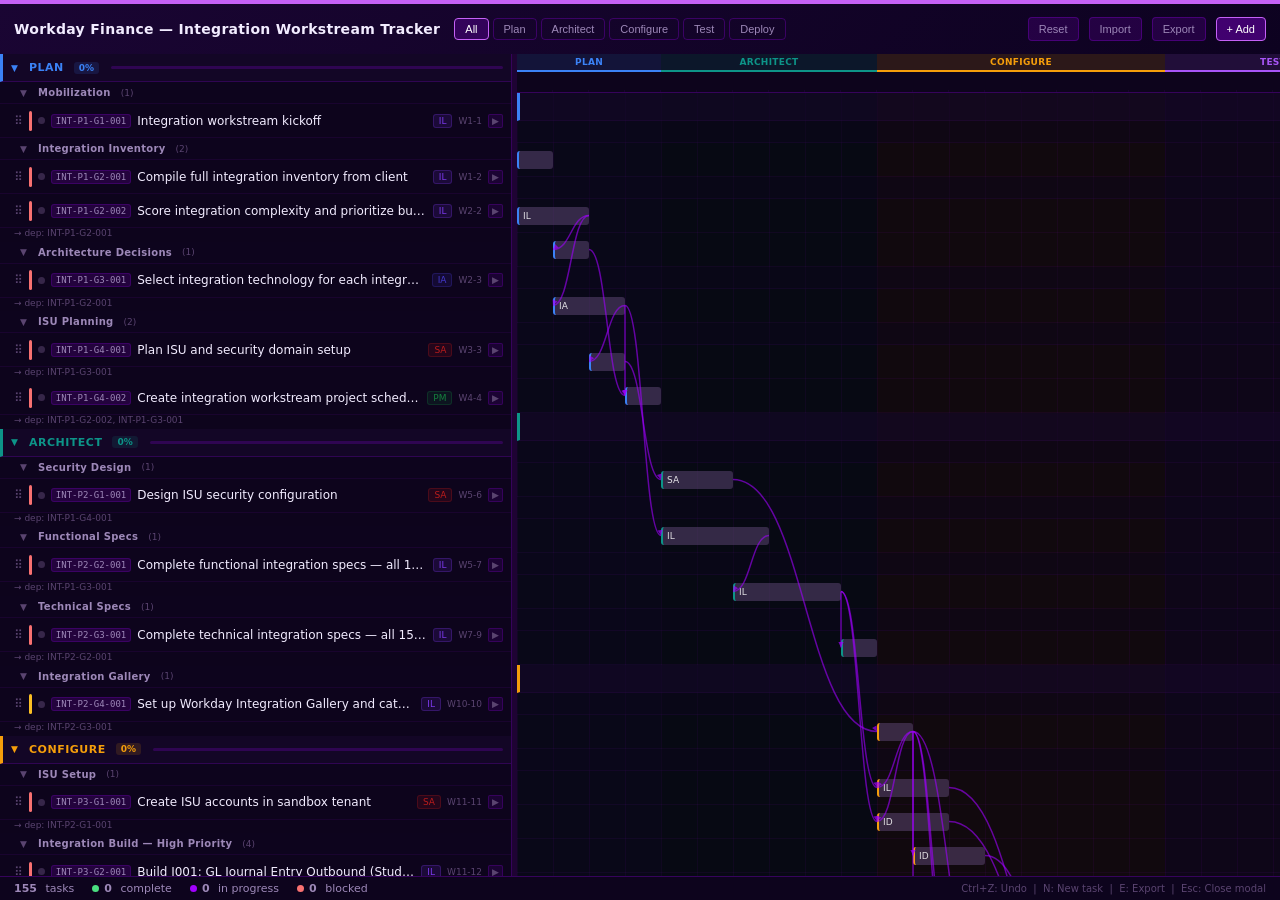
<file: assets/files/ai/solutions/09_integration_tracker.html>
﻿<!DOCTYPE html>
<html lang="en">
<head>
<meta charset="UTF-8">
<meta name="viewport" content="width=device-width, initial-scale=1.0">
<title>Workday Finance — Integration Workstream Tracker</title>
<script src="https://cdn.sheetjs.com/xlsx-0.20.3/package/dist/xlsx.full.min.js"></script>
<style>
:root {
  --bg: #07030f;
  --bg-card: rgba(20,7,41,0.85);
  --bg-panel: rgba(14,5,30,0.90);
  --border: rgba(161,0,255,0.28);
  --accent: #C561F6;
  --teal: #C561F6;
  --text: #f2ecff;
  --text-muted: #9d88b8;
  --text-dim: #5a4470;
  --green: #4ade80;
  --amber: #fbbf24;
  --red: #f87171;
  --purple: #e879f9;
}
*{box-sizing:border-box;margin:0;padding:0;}
body{background:var(--bg);color:var(--text);font-family:'Segoe UI',system-ui,sans-serif;font-size:13px;height:100vh;display:flex;flex-direction:column;overflow:hidden;}

/* HEADER */
#header{background:linear-gradient(135deg,#1a0533 0%,#0d0220 100%);border-top:4px solid #C561F6;padding:8px 14px;display:flex;align-items:center;gap:10px;flex-shrink:0;flex-wrap:wrap;min-height:54px;}
#header h1{font-size:14px;font-weight:700;color:var(--text);letter-spacing:0.3px;white-space:nowrap;margin-right:4px;}
.ptabs{display:flex;gap:4px;align-items:center;}
.ptab{background:transparent;border:1px solid var(--border);color:var(--text-muted);padding:4px 10px;border-radius:4px;cursor:pointer;font-size:11px;font-weight:500;transition:all .15s;}
.ptab:hover{border-color:var(--accent);color:var(--text);}
.ptab.active{background:rgba(161,0,255,0.22);border-color:var(--accent);color:#fff;}
#hdr-spacer{flex:1;}
#last-saved{font-size:10px;color:var(--text-dim);white-space:nowrap;}
.hbtn{background:rgba(161,0,255,0.15);border:1px solid var(--border);color:var(--text-muted);padding:5px 10px;border-radius:4px;cursor:pointer;font-size:11px;font-weight:500;transition:all .15s;white-space:nowrap;}
.hbtn:hover{background:rgba(161,0,255,0.3);color:var(--text);border-color:var(--accent);}
.hbtn.primary{background:rgba(161,0,255,0.35);border-color:var(--accent);color:#fff;}
.hbtn.primary:hover{background:rgba(161,0,255,0.55);}

/* MAIN */
#main{display:flex;flex:1;overflow:hidden;min-height:0;}

/* LEFT PANEL */
#left{width:40%;display:flex;flex-direction:column;border-right:1px solid var(--border);min-width:200px;background:var(--bg-panel);}
#task-scroll{flex:1;overflow-y:auto;overflow-x:hidden;}
#task-scroll::-webkit-scrollbar{width:5px;}
#task-scroll::-webkit-scrollbar-track{background:transparent;}
#task-scroll::-webkit-scrollbar-thumb{background:rgba(161,0,255,0.3);border-radius:3px;}

/* SPLITTER */
#splitter{width:5px;background:rgba(161,0,255,0.15);cursor:col-resize;flex-shrink:0;transition:background .15s;}
#splitter:hover{background:rgba(161,0,255,0.45);}

/* RIGHT PANEL */
#right{flex:1;display:flex;flex-direction:column;min-width:0;overflow:hidden;}
#g-hdr-wrap{overflow:hidden;flex-shrink:0;background:var(--bg-panel);border-bottom:1px solid var(--border);}
#g-body-wrap{flex:1;overflow:auto;position:relative;}
#g-body-wrap::-webkit-scrollbar{width:5px;height:5px;}
#g-body-wrap::-webkit-scrollbar-track{background:transparent;}
#g-body-wrap::-webkit-scrollbar-thumb{background:rgba(161,0,255,0.3);border-radius:3px;}

/* STATUS BAR */
#status-bar{background:rgba(14,5,30,0.95);border-top:1px solid var(--border);padding:5px 14px;display:flex;gap:18px;align-items:center;flex-shrink:0;font-size:11px;color:var(--text-muted);}
.stat-item{display:flex;align-items:center;gap:5px;}
.stat-dot{width:7px;height:7px;border-radius:50%;flex-shrink:0;}

/* TASK LIST ROWS */
.tl-row{display:flex;align-items:center;gap:6px;padding:0 8px;cursor:pointer;border-bottom:1px solid rgba(161,0,255,0.08);user-select:none;position:relative;}
.tl-row:hover{background:rgba(161,0,255,0.07);}
.tl-row.ph-row{height:28px;background:rgba(20,7,41,0.9);cursor:pointer;position:sticky;top:0;z-index:3;border-bottom:1px solid rgba(161,0,255,0.2);}
.tl-row.gr-row{height:22px;background:rgba(14,5,30,0.7);padding-left:20px;}
.tl-row.task-row{height:34px;padding-left:14px;}
.tl-row.sub-row{height:30px;padding-left:38px;background:rgba(7,3,15,0.5);}
.ph-name{font-size:11px;font-weight:700;letter-spacing:0.5px;text-transform:uppercase;}
.ph-pct{font-size:9px;padding:1px 5px;border-radius:3px;font-weight:600;margin-left:4px;}
.ph-prog{height:3px;border-radius:2px;background:rgba(161,0,255,0.2);flex:1;margin-left:6px;}
.ph-prog-fill{height:100%;border-radius:2px;transition:width .3s;}
.gr-name{font-size:10px;font-weight:600;color:var(--text-muted);letter-spacing:0.3px;}
.gr-count{font-size:9px;color:var(--text-dim);margin-left:4px;}
.chevron{font-size:9px;color:var(--text-dim);width:12px;flex-shrink:0;transition:transform .15s;}
.drag-handle{color:var(--text-dim);font-size:12px;cursor:grab;flex-shrink:0;}
.status-dot{width:7px;height:7px;border-radius:50%;flex-shrink:0;}
.id-badge{font-family:monospace;font-size:9px;background:rgba(161,0,255,0.15);border:1px solid rgba(161,0,255,0.2);padding:1px 4px;border-radius:3px;color:var(--text-muted);white-space:nowrap;flex-shrink:0;max-width:100px;overflow:hidden;text-overflow:ellipsis;}
.task-name{flex:1;overflow:hidden;text-overflow:ellipsis;white-space:nowrap;font-size:12px;}
.sub-name{flex:1;overflow:hidden;text-overflow:ellipsis;white-space:nowrap;font-size:11px;color:var(--text-muted);}
.owner-chip{font-size:9px;padding:1px 5px;border-radius:3px;white-space:nowrap;flex-shrink:0;font-weight:500;color:#fff;}
.week-badge{font-size:9px;color:var(--text-dim);white-space:nowrap;flex-shrink:0;}
.expand-btn{font-size:9px;color:var(--text-dim);cursor:pointer;padding:1px 3px;border-radius:2px;flex-shrink:0;background:rgba(161,0,255,0.1);border:1px solid rgba(161,0,255,0.2);}
.expand-btn:hover{color:var(--text);background:rgba(161,0,255,0.25);}
.dep-line{font-size:9px;color:var(--text-dim);padding-left:14px;padding-bottom:2px;line-height:1.3;}
.cross-dep-line{font-size:9px;color:var(--amber);padding-left:14px;padding-bottom:2px;}
.priority-ind{width:3px;height:20px;border-radius:2px;flex-shrink:0;}

/* GANTT */
#g-hdr{position:relative;}
.g-ph-band{position:absolute;top:0;height:18px;display:flex;align-items:center;justify-content:center;font-size:9px;font-weight:700;letter-spacing:0.5px;text-transform:uppercase;overflow:hidden;}
.g-wk-row{display:flex;margin-top:18px;}
.g-wk-cell{width:36px;flex-shrink:0;font-size:9px;color:var(--text-dim);text-align:center;border-right:1px solid rgba(161,0,255,0.08);padding:2px 0;height:20px;line-height:16px;}
.g-wk-cell.cur-wk{color:var(--accent);font-weight:700;border-right-color:rgba(161,0,255,0.35);}
#g-body{position:relative;}
.g-row{position:relative;border-bottom:1px solid rgba(161,0,255,0.06);}
.g-row.g-ph{height:28px;background:rgba(20,7,41,0.6);}
.g-row.g-gr{height:22px;background:rgba(14,5,30,0.4);}
.g-row.g-task{height:34px;}
.g-row.g-sub{height:30px;background:rgba(7,3,15,0.3);}
.g-col-grid{position:absolute;top:0;bottom:0;width:1px;background:rgba(161,0,255,0.06);}
.g-bar{position:absolute;top:50%;transform:translateY(-50%);height:18px;border-radius:3px;cursor:grab;min-width:4px;transition:filter .15s;z-index:2;}
.g-bar:hover{filter:brightness(1.25);}
.g-bar.g-sub-bar{height:12px;border-radius:2px;}
.g-bar:active{cursor:grabbing;}
.g-today{position:absolute;top:0;bottom:0;width:2px;background:rgba(250,204,21,0.7);z-index:5;pointer-events:none;}
.g-today::before{content:'';position:absolute;top:0;left:-3px;border-left:4px solid transparent;border-right:4px solid transparent;border-top:6px solid rgba(250,204,21,0.7);}
.g-ph-bg{position:absolute;top:0;bottom:0;opacity:0.04;pointer-events:none;}
.g-dep-svg{position:absolute;top:0;left:0;pointer-events:none;z-index:4;overflow:visible;}

/* MODAL */
#modal-ov{display:none;position:fixed;inset:0;background:rgba(7,3,15,0.85);z-index:100;align-items:center;justify-content:center;backdrop-filter:blur(4px);}
#modal{background:#0e051e;border:1px solid rgba(161,0,255,0.4);border-radius:10px;width:620px;max-width:95vw;max-height:92vh;display:flex;flex-direction:column;box-shadow:0 20px 60px rgba(0,0,0,0.7);}
#modal-hdr{padding:14px 18px;border-bottom:1px solid var(--border);display:flex;align-items:center;justify-content:space-between;flex-shrink:0;}
#modal-hdr h2{font-size:13px;font-weight:600;}
#modal-close{background:none;border:none;color:var(--text-muted);cursor:pointer;font-size:18px;line-height:1;}
#modal-close:hover{color:var(--text);}
#modal-body{padding:16px 18px;overflow-y:auto;flex:1;}
#modal-body::-webkit-scrollbar{width:5px;}
#modal-body::-webkit-scrollbar-thumb{background:rgba(161,0,255,0.3);border-radius:3px;}
.form-row{display:flex;gap:10px;margin-bottom:10px;}
.form-group{display:flex;flex-direction:column;gap:4px;flex:1;}
.form-group label{font-size:10px;color:var(--text-muted);text-transform:uppercase;letter-spacing:0.4px;font-weight:600;}
.form-group input,.form-group select,.form-group textarea{background:rgba(161,0,255,0.08);border:1px solid rgba(161,0,255,0.25);color:var(--text);padding:6px 9px;border-radius:5px;font-size:12px;font-family:inherit;outline:none;width:100%;transition:border-color .15s;}
.form-group input:focus,.form-group select:focus,.form-group textarea:focus{border-color:rgba(161,0,255,0.6);background:rgba(161,0,255,0.12);}
.form-group textarea{resize:vertical;min-height:56px;}
.form-group select option{background:#0e051e;}
#modal-ftr{padding:12px 18px;border-top:1px solid var(--border);display:flex;align-items:center;justify-content:space-between;flex-shrink:0;}
.btn{padding:7px 16px;border-radius:5px;border:none;cursor:pointer;font-size:12px;font-weight:500;transition:all .15s;}
.btn-primary{background:var(--accent);color:#fff;}
.btn-primary:hover{background:#8c00e0;}
.btn-cancel{background:rgba(255,255,255,0.08);color:var(--text-muted);border:1px solid var(--border);}
.btn-cancel:hover{background:rgba(255,255,255,0.14);color:var(--text);}
.btn-danger{background:rgba(248,113,113,0.15);color:var(--red);border:1px solid rgba(248,113,113,0.3);}
.btn-danger:hover{background:rgba(248,113,113,0.3);}

/* CONTEXT MENU */
#ctx-menu{position:fixed;background:#0e051e;border:1px solid rgba(161,0,255,0.4);border-radius:6px;z-index:200;min-width:160px;box-shadow:0 8px 32px rgba(0,0,0,0.6);display:none;}
.ctx-item{padding:7px 14px;cursor:pointer;font-size:12px;color:var(--text-muted);transition:all .12s;}
.ctx-item:hover{background:rgba(161,0,255,0.15);color:var(--text);}
.ctx-sep{height:1px;background:var(--border);margin:3px 0;}
.ctx-item.danger{color:var(--red);}
.ctx-item.danger:hover{background:rgba(248,113,113,0.15);}

/* TOOLTIP */
.g-tooltip{position:fixed;background:#0e051e;border:1px solid rgba(161,0,255,0.4);border-radius:5px;padding:6px 10px;font-size:11px;pointer-events:none;z-index:50;max-width:200px;}

/* TOAST */
.toast{position:fixed;bottom:24px;left:50%;transform:translateX(-50%);background:#0e051e;border:1px solid rgba(161,0,255,0.5);color:var(--text);padding:9px 18px;border-radius:6px;font-size:12px;z-index:1000;animation:toastIn .2s ease;box-shadow:0 4px 20px rgba(0,0,0,0.5);}
@keyframes toastIn{from{opacity:0;transform:translateX(-50%) translateY(10px)}to{opacity:1;transform:translateX(-50%) translateY(0)}}

/* Subtask add form inline */
.sub-form{padding:6px 14px;background:rgba(161,0,255,0.05);border-bottom:1px solid rgba(161,0,255,0.1);}
</style>
</head>
<body>

<!-- HEADER -->
<div id="header">
  <h1>Workday Finance — Integration Workstream Tracker</h1>
  <div class="ptabs" id="ptabs">
    <button class="ptab active" data-phase="all">All</button>
    <button class="ptab" data-phase="Plan">Plan</button>
    <button class="ptab" data-phase="Architect">Architect</button>
    <button class="ptab" data-phase="Configure">Configure</button>
    <button class="ptab" data-phase="Test">Test</button>
    <button class="ptab" data-phase="Deploy">Deploy</button>
  </div>
  <div id="hdr-spacer"></div>
  <span id="last-saved"></span>
  <button class="hbtn" onclick="confirmReset()">Reset</button>
  <button class="hbtn" onclick="document.getElementById('import-input').click()">Import</button>
  <input type="file" id="import-input" accept=".xlsx,.xls" style="display:none" onchange="doImport(this)">
  <button class="hbtn" onclick="doExport()">Export</button>
  <button class="hbtn primary" onclick="openNewTaskModal()">+ Add</button>
</div>

<!-- MAIN -->
<div id="main">
  <!-- LEFT PANEL -->
  <div id="left">
    <div id="task-scroll">
      <div id="task-list"></div>
    </div>
  </div>

  <!-- SPLITTER -->
  <div id="splitter"></div>

  <!-- RIGHT PANEL (GANTT) -->
  <div id="right">
    <div id="g-hdr-wrap">
      <div id="g-hdr"></div>
    </div>
    <div id="g-body-wrap">
      <div id="g-body"></div>
    </div>
  </div>
</div>

<!-- STATUS BAR -->
<div id="status-bar">
  <div class="stat-item"><strong id="stat-total">0</strong>&nbsp;tasks</div>
  <div class="stat-item"><span class="stat-dot" style="background:#4ade80"></span><strong id="stat-complete">0</strong>&nbsp;complete</div>
  <div class="stat-item"><span class="stat-dot" style="background:#A100FF"></span><strong id="stat-inprog">0</strong>&nbsp;in progress</div>
  <div class="stat-item"><span class="stat-dot" style="background:#f87171"></span><strong id="stat-blocked">0</strong>&nbsp;blocked</div>
  <div class="stat-item" style="margin-left:auto;font-size:10px;color:var(--text-dim)">Ctrl+Z: Undo &nbsp;|&nbsp; N: New task &nbsp;|&nbsp; E: Export &nbsp;|&nbsp; Esc: Close modal</div>
</div>

<!-- MODAL -->
<div id="modal-ov">
  <div id="modal">
    <div id="modal-hdr">
      <h2 id="modal-title">Edit Task</h2>
      <button id="modal-close" onclick="closeModal()">×</button>
    </div>
    <div id="modal-body">
      <div class="form-row">
        <div class="form-group" style="flex:3">
          <label>Task Name</label>
          <input type="text" id="f-task" placeholder="Task description...">
        </div>
        <div class="form-group" style="flex:1">
          <label>ID</label>
          <input type="text" id="f-id" placeholder="DC-P1-G1-001">
        </div>
      </div>
      <div class="form-row">
        <div class="form-group">
          <label>Phase</label>
          <select id="f-phase">
            <option value="Plan">Plan</option>
            <option value="Architect">Architect</option>
            <option value="Configure">Configure</option>
            <option value="Test">Test</option>
            <option value="Deploy">Deploy</option>
          </select>
        </div>
        <div class="form-group">
          <label>Group</label>
          <input type="text" id="f-group" placeholder="Group name">
        </div>
      </div>
      <div class="form-row">
        <div class="form-group">
          <label>Owner</label>
          <select id="f-owner">
            <option>Conversion Lead</option>
            <option>Data Analyst</option>
            <option>Workday Architect</option>
            <option>Business Analyst</option>
            <option>Client IT</option>
            <option>Client Data Owner</option>
            <option>Project Manager</option>
            <option>Project Coordinator</option>
            <option>Controller</option>
            <option>AP Manager</option>
            <option>Fixed Asset Manager</option>
            <option>Workday Configurator</option>
            <option value="other">Other</option>
          </select>
        </div>
        <div class="form-group">
          <label>Status</label>
          <select id="f-status">
            <option value="not_started">Not Started</option>
            <option value="in_progress">In Progress</option>
            <option value="complete">Complete</option>
            <option value="blocked">Blocked</option>
          </select>
        </div>
      </div>
      <div class="form-row">
        <div class="form-group">
          <label>Start Week (1-28)</label>
          <input type="number" id="f-start" min="1" max="28" value="1">
        </div>
        <div class="form-group">
          <label>Duration (weeks)</label>
          <input type="number" id="f-dur" min="1" max="28" value="1">
        </div>
        <div class="form-group">
          <label>Priority</label>
          <select id="f-priority">
            <option value="high">High</option>
            <option value="medium">Medium</option>
            <option value="low">Low</option>
          </select>
        </div>
      </div>
      <div class="form-row">
        <div class="form-group">
          <label>Dependencies (comma-separated IDs)</label>
          <textarea id="f-deps" rows="2" placeholder="DC-P1-G1-001, DC-P1-G2-001"></textarea>
        </div>
        <div class="form-group">
          <label>Cross-WS Dependencies</label>
          <textarea id="f-crossdeps" rows="2" placeholder="RPT-P3-G3-001, INT-P4-G1-001"></textarea>
        </div>
      </div>
      <div class="form-row">
        <div class="form-group">
          <label>Notes</label>
          <textarea id="f-notes" rows="3" placeholder="Additional context..."></textarea>
        </div>
      </div>
    </div>
    <div id="modal-ftr">
      <button class="btn btn-danger" id="modal-del-btn" onclick="deleteCurrentTask()">Delete</button>
      <div style="display:flex;gap:8px;">
        <button class="btn btn-cancel" onclick="closeModal()">Cancel</button>
        <button class="btn btn-primary" onclick="saveModal()">Save</button>
      </div>
    </div>
  </div>
</div>

<!-- CONTEXT MENU -->
<div id="ctx-menu">
  <div class="ctx-item" data-action="edit">Edit</div>
  <div class="ctx-item" data-action="addSub">Add Subtask</div>
  <div class="ctx-item" data-action="addBelow">Add Task Below</div>
  <div class="ctx-item" data-action="duplicate">Duplicate</div>
  <div class="ctx-sep"></div>
  <div class="ctx-item danger" data-action="delete">Delete</div>
  <div class="ctx-sep"></div>
  <div class="ctx-item" data-action="dep">Set Dependency</div>
</div>

<script>
// ============================================================
// CONSTANTS
// ============================================================
const PHASES = ['Plan','Architect','Configure','Test','Deploy'];
const PHASE_COLORS = {Plan:'#3b82f6',Architect:'#0d9488',Configure:'#f59e0b',Test:'#a855f7',Deploy:'#22c55e'};
const PHASE_RANGES = {Plan:[1,4],Architect:[5,10],Configure:[11,18],Test:[19,24],Deploy:[25,28]};
const STATUS_COLORS = {not_started:'rgba(90,68,112,0.55)',in_progress:'#A100FF',complete:'#4ade80',blocked:'#f87171'};
const STATUS_LABELS = {not_started:'Not Started',in_progress:'In Progress',complete:'Complete',blocked:'Blocked'};
const CELL_W = 36;
const TOTAL_WEEKS = 28;
const ROW_H = 34;
const SUB_H = 30;
const PH_ROW_H = 28;
const GR_ROW_H = 22;
const OWNER_COLORS = {
  'Integration Lead':'#7c3aed','Integration Developer':'#0f766e','Workday Architect':'#1d4ed8',
  'Business Analyst':'#b45309','Client IT':'#c2410c','Project Manager':'#15803d',
  'Integration Architect':'#4338ca','Security Admin':'#b91c1c','DevOps':'#0f766e',
  'QA Analyst':'#b45309','Change Manager':'#ca8a04',
};
const PRIORITY_COLORS = {high:'#f87171',medium:'#fbbf24',low:'#4ade80'};
const HISTORY_MAX = 20;
const PROJECT_START = new Date('2026-02-02');
const currentWeek = Math.max(1, Math.min(28, Math.ceil((Date.now() - PROJECT_START.getTime()) / (7*24*60*60*1000))));

// ============================================================
// SEED DATA
// ============================================================
const SEED_TASKS = [
  // ── PHASE 1: PLAN (Weeks 1-4) ─────────────────────────────────────────
  { id:'INT-P1-G1-001', phase:'Plan', group:'Mobilization', task:'Integration workstream kickoff', owner:'Integration Lead', startWeek:1, duration:1, status:'not_started', dependencies:[], crossDeps:[], priority:'high', notes:'', subtasks:[
    { id:'INT-P1-G1-001a', task:'Review and accept project charter integration scope', owner:'Integration Lead', startWeek:1, duration:1, status:'not_started', dependencies:[], priority:'high', notes:'' },
    { id:'INT-P1-G1-001b', task:'Confirm integration team roles and assignments', owner:'Integration Lead', startWeek:1, duration:1, status:'not_started', dependencies:['INT-P1-G1-001a'], priority:'high', notes:'' },
    { id:'INT-P1-G1-001c', task:'Set up integration working folder and Wiki', owner:'Project Manager', startWeek:1, duration:1, status:'not_started', dependencies:[], priority:'medium', notes:'' },
  ]},
  { id:'INT-P1-G2-001', phase:'Plan', group:'Integration Inventory', task:'Compile full integration inventory from client', owner:'Integration Lead', startWeek:1, duration:2, status:'not_started', dependencies:[], crossDeps:[], priority:'high', notes:'Target: 15 integrations. Gather from IT, Finance, and Procurement teams.', subtasks:[
    { id:'INT-P1-G2-001a', task:'Interview Finance IT on existing interfaces and feeds', owner:'Business Analyst', startWeek:1, duration:1, status:'not_started', dependencies:[], priority:'high', notes:'' },
    { id:'INT-P1-G2-001b', task:'Interview AP/AR teams on current integration touchpoints', owner:'Business Analyst', startWeek:1, duration:1, status:'not_started', dependencies:[], priority:'high', notes:'' },
    { id:'INT-P1-G2-001c', task:'Document all integrations in integration inventory tracker', owner:'Integration Lead', startWeek:2, duration:1, status:'not_started', dependencies:['INT-P1-G2-001a','INT-P1-G2-001b'], priority:'high', notes:'' },
    { id:'INT-P1-G2-001d', task:'Confirm integration list with client IT sign-off', owner:'Client IT', startWeek:2, duration:1, status:'not_started', dependencies:['INT-P1-G2-001c'], priority:'high', notes:'' },
  ]},
  { id:'INT-P1-G2-002', phase:'Plan', group:'Integration Inventory', task:'Score integration complexity and prioritize build order', owner:'Integration Lead', startWeek:2, duration:1, status:'not_started', dependencies:['INT-P1-G2-001'], crossDeps:[], priority:'high', notes:'Criteria: data volume, transformation complexity, error sensitivity, go-live dependency', subtasks:[
    { id:'INT-P1-G2-002a', task:'Apply complexity scoring matrix to each integration', owner:'Integration Lead', startWeek:2, duration:1, status:'not_started', dependencies:[], priority:'high', notes:'' },
    { id:'INT-P1-G2-002b', task:'Rank integrations High/Medium/Low complexity', owner:'Integration Lead', startWeek:2, duration:1, status:'not_started', dependencies:['INT-P1-G2-002a'], priority:'high', notes:'' },
    { id:'INT-P1-G2-002c', task:'Confirm build priority order with project team', owner:'Project Manager', startWeek:3, duration:1, status:'not_started', dependencies:['INT-P1-G2-002b'], priority:'high', notes:'' },
  ]},
  { id:'INT-P1-G3-001', phase:'Plan', group:'Architecture Decisions', task:'Select integration technology for each integration', owner:'Integration Architect', startWeek:2, duration:2, status:'not_started', dependencies:['INT-P1-G2-001'], crossDeps:[], priority:'high', notes:'Options: Workday Studio, EIB (Enterprise Interface Builder), Core Connector, REST/SOAP API', subtasks:[
    { id:'INT-P1-G3-001a', task:'Evaluate Studio vs EIB for each outbound integration', owner:'Integration Architect', startWeek:2, duration:1, status:'not_started', dependencies:[], priority:'high', notes:'Studio: complex transforms; EIB: simple extracts' },
    { id:'INT-P1-G3-001b', task:'Evaluate API vs EIB for inbound integrations', owner:'Integration Architect', startWeek:2, duration:1, status:'not_started', dependencies:[], priority:'high', notes:'' },
    { id:'INT-P1-G3-001c', task:'Document architecture decision for each integration', owner:'Integration Lead', startWeek:3, duration:1, status:'not_started', dependencies:['INT-P1-G3-001a','INT-P1-G3-001b'], priority:'high', notes:'' },
    { id:'INT-P1-G3-001d', task:'Client IT review and approval of architecture decisions', owner:'Client IT', startWeek:3, duration:1, status:'not_started', dependencies:['INT-P1-G3-001c'], priority:'high', notes:'' },
  ]},
  { id:'INT-P1-G4-001', phase:'Plan', group:'ISU Planning', task:'Plan ISU and security domain setup', owner:'Security Admin', startWeek:3, duration:1, status:'not_started', dependencies:['INT-P1-G3-001'], crossDeps:[], priority:'high', notes:'ISU = Integration System User. Each integration type needs specific domain security policies.', subtasks:[
    { id:'INT-P1-G4-001a', task:'Document required ISU accounts per integration', owner:'Security Admin', startWeek:3, duration:1, status:'not_started', dependencies:[], priority:'high', notes:'' },
    { id:'INT-P1-G4-001b', task:'Document required domain security policies per ISU', owner:'Security Admin', startWeek:3, duration:1, status:'not_started', dependencies:['INT-P1-G4-001a'], priority:'high', notes:'' },
    { id:'INT-P1-G4-001c', task:'Confirm ISU naming convention with client', owner:'Integration Lead', startWeek:4, duration:1, status:'not_started', dependencies:['INT-P1-G4-001b'], priority:'medium', notes:'' },
  ]},
  { id:'INT-P1-G4-002', phase:'Plan', group:'ISU Planning', task:'Create integration workstream project schedule', owner:'Project Manager', startWeek:4, duration:1, status:'not_started', dependencies:['INT-P1-G2-002','INT-P1-G3-001'], crossDeps:[], priority:'high', notes:'', subtasks:[
    { id:'INT-P1-G4-002a', task:'Build integration build and test schedule', owner:'Project Manager', startWeek:4, duration:1, status:'not_started', dependencies:[], priority:'high', notes:'' },
    { id:'INT-P1-G4-002b', task:'Identify dependencies on conversion and tenant configuration', owner:'Integration Lead', startWeek:4, duration:1, status:'not_started', dependencies:['INT-P1-G4-002a'], priority:'high', notes:'' },
  ]},

  // ── PHASE 2: ARCHITECT (Weeks 5-10) ──────────────────────────────────
  { id:'INT-P2-G1-001', phase:'Architect', group:'Security Design', task:'Design ISU security configuration', owner:'Security Admin', startWeek:5, duration:2, status:'not_started', dependencies:['INT-P1-G4-001'], crossDeps:[], priority:'high', notes:'', subtasks:[
    { id:'INT-P2-G1-001a', task:'Design ISU_GL_Export security policy set', owner:'Security Admin', startWeek:5, duration:1, status:'not_started', dependencies:[], priority:'high', notes:'Domains: Get: Integration Events, Put: Integration Event Result' },
    { id:'INT-P2-G1-001b', task:'Design ISU_Bank_Import security policy set', owner:'Security Admin', startWeek:5, duration:1, status:'not_started', dependencies:[], priority:'high', notes:'Domains: Put: Financials - Banking' },
    { id:'INT-P2-G1-001c', task:'Design ISU_Supplier_Invoice security policy set', owner:'Security Admin', startWeek:5, duration:1, status:'not_started', dependencies:[], priority:'high', notes:'' },
    { id:'INT-P2-G1-001d', task:'Design ISU_Payment_Out security policy set', owner:'Security Admin', startWeek:5, duration:1, status:'not_started', dependencies:[], priority:'high', notes:'' },
    { id:'INT-P2-G1-001e', task:'Design ISU for remaining 11 integrations', owner:'Security Admin', startWeek:6, duration:2, status:'not_started', dependencies:[], priority:'high', notes:'' },
    { id:'INT-P2-G1-001f', task:'Document complete ISU security matrix', owner:'Security Admin', startWeek:6, duration:1, status:'not_started', dependencies:['INT-P2-G1-001e'], priority:'high', notes:'' },
  ]},
  { id:'INT-P2-G2-001', phase:'Architect', group:'Functional Specs', task:'Complete functional integration specs — all 15 integrations', owner:'Integration Lead', startWeek:5, duration:3, status:'not_started', dependencies:['INT-P1-G3-001'], crossDeps:[], priority:'high', notes:'One functional spec per integration', subtasks:[
    { id:'INT-P2-G2-001a', task:'Functional spec: I001 GL Journal Entry Outbound (Studio)', owner:'Integration Lead', startWeek:5, duration:1, status:'not_started', dependencies:[], priority:'high', notes:'Source: Workday Posted Journals → Target: ERP/Reporting system. Fields: Date, Period, Company, Cost Center, Account, Amount.' },
    { id:'INT-P2-G2-001b', task:'Functional spec: I002 Bank Statement Inbound (EIB)', owner:'Integration Developer', startWeek:5, duration:1, status:'not_started', dependencies:[], priority:'high', notes:'Source: Bank (BAI2/MT940) → Target: Workday Cash Management' },
    { id:'INT-P2-G2-001c', task:'Functional spec: I003 Supplier Invoice Inbound (Studio)', owner:'Integration Developer', startWeek:5, duration:1, status:'not_started', dependencies:[], priority:'high', notes:'Source: AP automation tool or EDI → Target: Workday Supplier Invoices' },
    { id:'INT-P2-G2-001d', task:'Functional spec: I004 Payment Outbound (Studio)', owner:'Integration Lead', startWeek:6, duration:1, status:'not_started', dependencies:[], priority:'high', notes:'Source: Workday AP Payments → Target: Bank payment file (ACH/NACHA/SEPA)' },
    { id:'INT-P2-G2-001e', task:'Functional spec: I005 Budget Import (EIB)', owner:'Integration Developer', startWeek:6, duration:1, status:'not_started', dependencies:[], priority:'high', notes:'Source: Adaptive Planning/Excel → Target: Workday Budget' },
    { id:'INT-P2-G2-001f', task:'Functional spec: I006 Fixed Asset Outbound (Studio)', owner:'Integration Developer', startWeek:6, duration:1, status:'not_started', dependencies:[], priority:'medium', notes:'' },
    { id:'INT-P2-G2-001g', task:'Functional spec: I007 Intercompany Billing (Studio)', owner:'Integration Lead', startWeek:6, duration:1, status:'not_started', dependencies:[], priority:'high', notes:'' },
    { id:'INT-P2-G2-001h', task:'Functional spec: I008 Tax Data Outbound (EIB)', owner:'Integration Developer', startWeek:7, duration:1, status:'not_started', dependencies:[], priority:'medium', notes:'' },
    { id:'INT-P2-G2-001i', task:'Functional spec: I009 Expense Report Export (EIB)', owner:'Integration Developer', startWeek:7, duration:1, status:'not_started', dependencies:[], priority:'medium', notes:'' },
    { id:'INT-P2-G2-001j', task:'Functional spec: I010 Customer Invoice Outbound (Studio)', owner:'Integration Developer', startWeek:7, duration:1, status:'not_started', dependencies:[], priority:'medium', notes:'' },
    { id:'INT-P2-G2-001k', task:'Functional spec: I011 Cash Position Report (EIB)', owner:'Integration Developer', startWeek:7, duration:1, status:'not_started', dependencies:[], priority:'medium', notes:'' },
    { id:'INT-P2-G2-001l', task:'Functional spec: I012 AR Cash Application Inbound (Studio)', owner:'Integration Lead', startWeek:8, duration:1, status:'not_started', dependencies:[], priority:'high', notes:'' },
    { id:'INT-P2-G2-001m', task:'Functional spec: I013 Purchasing/PO Outbound (Studio)', owner:'Integration Developer', startWeek:8, duration:1, status:'not_started', dependencies:[], priority:'medium', notes:'' },
    { id:'INT-P2-G2-001n', task:'Functional spec: I014 AP Aging Extract (EIB)', owner:'Integration Developer', startWeek:8, duration:1, status:'not_started', dependencies:[], priority:'medium', notes:'' },
    { id:'INT-P2-G2-001o', task:'Functional spec: I015 FP&A Data API Integration', owner:'Integration Lead', startWeek:8, duration:1, status:'not_started', dependencies:[], priority:'high', notes:'REST API to/from Adaptive Planning or equivalent' },
    { id:'INT-P2-G2-001p', task:'Client review and sign-off on all functional specs', owner:'Client IT', startWeek:9, duration:1, status:'not_started', dependencies:['INT-P2-G2-001a','INT-P2-G2-001d','INT-P2-G2-001l'], priority:'high', notes:'' },
  ]},
  { id:'INT-P2-G3-001', phase:'Architect', group:'Technical Specs', task:'Complete technical integration specs — all 15 integrations', owner:'Integration Lead', startWeek:7, duration:3, status:'not_started', dependencies:['INT-P2-G2-001'], crossDeps:[], priority:'high', notes:'Tech spec includes: XSLT design, ISU, endpoints, error handling, scheduling', subtasks:[
    { id:'INT-P2-G3-001a', task:'Tech spec: I001 GL Journal Entry Outbound', owner:'Integration Lead', startWeek:7, duration:1, status:'not_started', dependencies:[], priority:'high', notes:'XSLT: Extract from wbsvc:getJournalLines. Transform to flat file. Schedule: daily 2am.' },
    { id:'INT-P2-G3-001b', task:'Tech spec: I002 Bank Statement Inbound', owner:'Integration Developer', startWeek:7, duration:1, status:'not_started', dependencies:[], priority:'high', notes:'EIB: inbound from SFTP. BAI2 parser. Map to Workday Cash Reconciliation.' },
    { id:'INT-P2-G3-001c', task:'Tech spec: I003 Supplier Invoice Inbound', owner:'Integration Developer', startWeek:7, duration:1, status:'not_started', dependencies:[], priority:'high', notes:'' },
    { id:'INT-P2-G3-001d', task:'Tech spec: I004 Payment Outbound', owner:'Integration Lead', startWeek:7, duration:1, status:'not_started', dependencies:[], priority:'high', notes:'NACHA/ACH format. Include prenote logic.' },
    { id:'INT-P2-G3-001e', task:'Tech spec: I005-I008 (Budget, Fixed Asset, Interco, Tax)', owner:'Integration Developer', startWeek:8, duration:1, status:'not_started', dependencies:[], priority:'medium', notes:'' },
    { id:'INT-P2-G3-001f', task:'Tech spec: I009-I012 (Expense, Customer Invoice, Cash, AR)', owner:'Integration Developer', startWeek:8, duration:1, status:'not_started', dependencies:[], priority:'medium', notes:'' },
    { id:'INT-P2-G3-001g', task:'Tech spec: I013-I015 (PO, AP Aging, FP&A API)', owner:'Integration Developer', startWeek:8, duration:1, status:'not_started', dependencies:[], priority:'medium', notes:'' },
    { id:'INT-P2-G3-001h', task:'Design error notification and alerting (email/webhook per integration)', owner:'Integration Lead', startWeek:9, duration:1, status:'not_started', dependencies:['INT-P2-G3-001a'], priority:'high', notes:'All integrations must have failure alerting' },
    { id:'INT-P2-G3-001i', task:'Client IT review and sign-off on all technical specs', owner:'Client IT', startWeek:9, duration:1, status:'not_started', dependencies:['INT-P2-G3-001g'], priority:'high', notes:'' },
  ]},
  { id:'INT-P2-G4-001', phase:'Architect', group:'Integration Gallery', task:'Set up Workday Integration Gallery and catalog', owner:'Integration Lead', startWeek:10, duration:1, status:'not_started', dependencies:['INT-P2-G3-001'], crossDeps:[], priority:'medium', notes:'', subtasks:[
    { id:'INT-P2-G4-001a', task:'Configure integration gallery naming convention', owner:'Integration Lead', startWeek:10, duration:1, status:'not_started', dependencies:[], priority:'medium', notes:'' },
    { id:'INT-P2-G4-001b', task:'Create placeholders for all 15 integrations in sandbox', owner:'Integration Developer', startWeek:10, duration:1, status:'not_started', dependencies:['INT-P2-G4-001a'], priority:'medium', notes:'' },
  ]},

  // ── PHASE 3: CONFIGURE (Weeks 11-18) ────────────────────────────────
  { id:'INT-P3-G1-001', phase:'Configure', group:'ISU Setup', task:'Create ISU accounts in sandbox tenant', owner:'Security Admin', startWeek:11, duration:1, status:'not_started', dependencies:['INT-P2-G1-001'], crossDeps:[], priority:'high', notes:'Required before any integration can be built or tested', subtasks:[
    { id:'INT-P3-G1-001a', task:'Create ISU_GL_Export system user', owner:'Security Admin', startWeek:11, duration:0.5, status:'not_started', dependencies:[], priority:'high', notes:'' },
    { id:'INT-P3-G1-001b', task:'Assign domain security policies to ISU_GL_Export', owner:'Security Admin', startWeek:11, duration:0.5, status:'not_started', dependencies:['INT-P3-G1-001a'], priority:'high', notes:'' },
    { id:'INT-P3-G1-001c', task:'Create ISU_Bank_Import system user and assign policies', owner:'Security Admin', startWeek:11, duration:0.5, status:'not_started', dependencies:[], priority:'high', notes:'' },
    { id:'INT-P3-G1-001d', task:'Create ISU_Supplier_Invoice system user and assign policies', owner:'Security Admin', startWeek:11, duration:0.5, status:'not_started', dependencies:[], priority:'high', notes:'' },
    { id:'INT-P3-G1-001e', task:'Create ISU_Payment_Out system user and assign policies', owner:'Security Admin', startWeek:11, duration:0.5, status:'not_started', dependencies:[], priority:'high', notes:'' },
    { id:'INT-P3-G1-001f', task:'Create ISU accounts for remaining 11 integrations', owner:'Security Admin', startWeek:12, duration:1, status:'not_started', dependencies:[], priority:'high', notes:'' },
    { id:'INT-P3-G1-001g', task:'Test ISU authentication and API access for each ISU', owner:'Integration Developer', startWeek:12, duration:1, status:'not_started', dependencies:['INT-P3-G1-001f'], priority:'high', notes:'' },
  ]},
  { id:'INT-P3-G2-001', phase:'Configure', group:'Integration Build — High Priority', task:'Build I001: GL Journal Entry Outbound (Studio)', owner:'Integration Lead', startWeek:11, duration:2, status:'not_started', dependencies:['INT-P3-G1-001','INT-P2-G3-001'], crossDeps:['DC-P3-G3-001'], priority:'high', notes:'Critical path — finance reconciliation depends on this', subtasks:[
    { id:'INT-P3-G2-001a', task:'Copy CoP GL integration template from asset library', owner:'Integration Lead', startWeek:11, duration:0.5, status:'not_started', dependencies:[], priority:'high', notes:'' },
    { id:'INT-P3-G2-001b', task:'Configure SOAP web service call (wbsvc:getJournalLines)', owner:'Integration Lead', startWeek:11, duration:1, status:'not_started', dependencies:['INT-P3-G2-001a'], priority:'high', notes:'' },
    { id:'INT-P3-G2-001c', task:'Build XSLT transformation to target file format', owner:'Integration Lead', startWeek:11, duration:1, status:'not_started', dependencies:['INT-P3-G2-001b'], priority:'high', notes:'' },
    { id:'INT-P3-G2-001d', task:'Configure SFTP output delivery with client credentials', owner:'Integration Developer', startWeek:12, duration:0.5, status:'not_started', dependencies:['INT-P3-G2-001c'], priority:'high', notes:'' },
    { id:'INT-P3-G2-001e', task:'Configure error notification (email on failure)', owner:'Integration Developer', startWeek:12, duration:0.5, status:'not_started', dependencies:[], priority:'high', notes:'' },
    { id:'INT-P3-G2-001f', task:'Unit test with sample posted journal data', owner:'Integration Lead', startWeek:12, duration:1, status:'not_started', dependencies:['INT-P3-G2-001d'], priority:'high', notes:'' },
    { id:'INT-P3-G2-001g', task:'Peer review and document I001 spec sheet', owner:'Integration Developer', startWeek:12, duration:0.5, status:'not_started', dependencies:['INT-P3-G2-001f'], priority:'medium', notes:'' },
  ]},
  { id:'INT-P3-G2-002', phase:'Configure', group:'Integration Build — High Priority', task:'Build I002: Bank Statement Inbound (EIB)', owner:'Integration Developer', startWeek:11, duration:2, status:'not_started', dependencies:['INT-P3-G1-001','INT-P2-G3-001'], crossDeps:[], priority:'high', notes:'', subtasks:[
    { id:'INT-P3-G2-002a', task:'Configure EIB inbound from client SFTP', owner:'Integration Developer', startWeek:11, duration:1, status:'not_started', dependencies:[], priority:'high', notes:'' },
    { id:'INT-P3-G2-002b', task:'Map BAI2 fields to Workday Cash Reconciliation fields', owner:'Integration Developer', startWeek:12, duration:1, status:'not_started', dependencies:['INT-P3-G2-002a'], priority:'high', notes:'' },
    { id:'INT-P3-G2-002c', task:'Unit test with sample bank statement file', owner:'Integration Developer', startWeek:12, duration:1, status:'not_started', dependencies:['INT-P3-G2-002b'], priority:'high', notes:'' },
    { id:'INT-P3-G2-002d', task:'Configure error handling and notification', owner:'Integration Developer', startWeek:12, duration:0.5, status:'not_started', dependencies:[], priority:'medium', notes:'' },
    { id:'INT-P3-G2-002e', task:'Peer review and doc spec sheet', owner:'Integration Lead', startWeek:12, duration:0.5, status:'not_started', dependencies:['INT-P3-G2-002c'], priority:'medium', notes:'' },
  ]},
  { id:'INT-P3-G2-003', phase:'Configure', group:'Integration Build — High Priority', task:'Build I003: Supplier Invoice Inbound (Studio)', owner:'Integration Developer', startWeek:12, duration:2, status:'not_started', dependencies:['INT-P3-G1-001'], crossDeps:['DC-P3-G3-001'], priority:'high', notes:'Requires supplier master loaded first', subtasks:[
    { id:'INT-P3-G2-003a', task:'Configure Studio inbound from SFTP/EDI source', owner:'Integration Developer', startWeek:12, duration:1, status:'not_started', dependencies:[], priority:'high', notes:'' },
    { id:'INT-P3-G2-003b', task:'Build XSLT to map invoice XML to Workday format', owner:'Integration Developer', startWeek:12, duration:1, status:'not_started', dependencies:['INT-P3-G2-003a'], priority:'high', notes:'' },
    { id:'INT-P3-G2-003c', task:'Handle duplicate invoice detection logic', owner:'Integration Developer', startWeek:13, duration:0.5, status:'not_started', dependencies:['INT-P3-G2-003b'], priority:'high', notes:'' },
    { id:'INT-P3-G2-003d', task:'Unit test and peer review', owner:'Integration Lead', startWeek:13, duration:1, status:'not_started', dependencies:['INT-P3-G2-003c'], priority:'high', notes:'' },
  ]},
  { id:'INT-P3-G2-004', phase:'Configure', group:'Integration Build — High Priority', task:'Build I004: Payment Outbound (Studio)', owner:'Integration Developer', startWeek:12, duration:2, status:'not_started', dependencies:['INT-P3-G1-001'], crossDeps:[], priority:'high', notes:'ACH/NACHA format. Critical for AP cutover.', subtasks:[
    { id:'INT-P3-G2-004a', task:'Configure Studio outbound payment extract', owner:'Integration Developer', startWeek:12, duration:1, status:'not_started', dependencies:[], priority:'high', notes:'' },
    { id:'INT-P3-G2-004b', task:'Build NACHA file formatter XSLT', owner:'Integration Lead', startWeek:13, duration:1, status:'not_started', dependencies:['INT-P3-G2-004a'], priority:'high', notes:'Include prenote logic and addenda records' },
    { id:'INT-P3-G2-004c', task:'Configure SFTP delivery to bank', owner:'Integration Developer', startWeek:13, duration:0.5, status:'not_started', dependencies:['INT-P3-G2-004b'], priority:'high', notes:'' },
    { id:'INT-P3-G2-004d', task:'Unit test with bank-provided test environment', owner:'Integration Lead', startWeek:13, duration:1, status:'not_started', dependencies:['INT-P3-G2-004c'], priority:'high', notes:'' },
    { id:'INT-P3-G2-004e', task:'Peer review and doc spec sheet', owner:'Integration Developer', startWeek:14, duration:0.5, status:'not_started', dependencies:['INT-P3-G2-004d'], priority:'medium', notes:'' },
  ]},
  { id:'INT-P3-G3-001', phase:'Configure', group:'Integration Build — Medium Priority', task:'Build I005: Budget Import (EIB)', owner:'Integration Developer', startWeek:13, duration:2, status:'not_started', dependencies:['INT-P3-G1-001'], crossDeps:[], priority:'medium', notes:'', subtasks:[
    { id:'INT-P3-G3-001a', task:'Configure EIB inbound from Adaptive Planning CSV', owner:'Integration Developer', startWeek:13, duration:1, status:'not_started', dependencies:[], priority:'medium', notes:'' },
    { id:'INT-P3-G3-001b', task:'Map budget fields and cost center hierarchy', owner:'Integration Developer', startWeek:13, duration:1, status:'not_started', dependencies:['INT-P3-G3-001a'], priority:'medium', notes:'' },
    { id:'INT-P3-G3-001c', task:'Unit test with sample budget file and peer review', owner:'Integration Lead', startWeek:14, duration:1, status:'not_started', dependencies:['INT-P3-G3-001b'], priority:'medium', notes:'' },
  ]},
  { id:'INT-P3-G3-002', phase:'Configure', group:'Integration Build — Medium Priority', task:'Build I006-I010: Fixed Asset, Interco, Tax, Expense, Customer Invoice', owner:'Integration Developer', startWeek:13, duration:3, status:'not_started', dependencies:['INT-P3-G1-001'], crossDeps:[], priority:'medium', notes:'One developer per integration in parallel where possible', subtasks:[
    { id:'INT-P3-G3-002a', task:'Build I006: Fixed Asset Outbound (Studio)', owner:'Integration Developer', startWeek:13, duration:2, status:'not_started', dependencies:[], priority:'medium', notes:'' },
    { id:'INT-P3-G3-002b', task:'Build I007: Intercompany Billing (Studio)', owner:'Integration Lead', startWeek:13, duration:2, status:'not_started', dependencies:[], priority:'high', notes:'Complex transformation — requires intercompany netting logic' },
    { id:'INT-P3-G3-002c', task:'Build I008: Tax Data Outbound (EIB)', owner:'Integration Developer', startWeek:14, duration:1, status:'not_started', dependencies:[], priority:'medium', notes:'' },
    { id:'INT-P3-G3-002d', task:'Build I009: Expense Report Export (EIB)', owner:'Integration Developer', startWeek:14, duration:1, status:'not_started', dependencies:[], priority:'medium', notes:'' },
    { id:'INT-P3-G3-002e', task:'Build I010: Customer Invoice Outbound (Studio)', owner:'Integration Developer', startWeek:15, duration:2, status:'not_started', dependencies:[], priority:'medium', notes:'' },
  ]},
  { id:'INT-P3-G3-003', phase:'Configure', group:'Integration Build — Medium Priority', task:'Build I011-I015: Cash, AR, PO, AP Aging, FP&A', owner:'Integration Developer', startWeek:14, duration:3, status:'not_started', dependencies:['INT-P3-G1-001'], crossDeps:[], priority:'medium', notes:'', subtasks:[
    { id:'INT-P3-G3-003a', task:'Build I011: Cash Position Report (EIB)', owner:'Integration Developer', startWeek:14, duration:1, status:'not_started', dependencies:[], priority:'medium', notes:'' },
    { id:'INT-P3-G3-003b', task:'Build I012: AR Cash Application Inbound (Studio)', owner:'Integration Lead', startWeek:15, duration:2, status:'not_started', dependencies:[], priority:'high', notes:'Complex remittance matching logic' },
    { id:'INT-P3-G3-003c', task:'Build I013: Purchasing/PO Outbound (Studio)', owner:'Integration Developer', startWeek:15, duration:2, status:'not_started', dependencies:[], priority:'medium', notes:'' },
    { id:'INT-P3-G3-003d', task:'Build I014: AP Aging Extract (EIB)', owner:'Integration Developer', startWeek:15, duration:1, status:'not_started', dependencies:[], priority:'medium', notes:'' },
    { id:'INT-P3-G3-003e', task:'Build I015: FP&A Data API Integration', owner:'Integration Lead', startWeek:16, duration:2, status:'not_started', dependencies:[], priority:'high', notes:'REST API. Requires client IT API endpoint configuration.' },
  ]},
  { id:'INT-P3-G4-001', phase:'Configure', group:'Integration SIT Prep', task:'Prepare SIT environment for all integrations', owner:'Integration Lead', startWeek:17, duration:2, status:'not_started', dependencies:['INT-P3-G2-001','INT-P3-G2-002','INT-P3-G2-003','INT-P3-G2-004','INT-P3-G3-003'], crossDeps:[], priority:'high', notes:'', subtasks:[
    { id:'INT-P3-G4-001a', task:'Document integration test scripts (one per integration)', owner:'QA Analyst', startWeek:17, duration:1, status:'not_started', dependencies:[], priority:'high', notes:'' },
    { id:'INT-P3-G4-001b', task:'Prepare SIT test data for each integration direction', owner:'QA Analyst', startWeek:17, duration:1, status:'not_started', dependencies:[], priority:'high', notes:'' },
    { id:'INT-P3-G4-001c', task:'Configure external endpoints for SIT (bank test env, SFTP)', owner:'Client IT', startWeek:17, duration:1, status:'not_started', dependencies:[], priority:'high', notes:'' },
    { id:'INT-P3-G4-001d', task:'Confirm all integrations running in sandbox without errors', owner:'Integration Lead', startWeek:18, duration:1, status:'not_started', dependencies:['INT-P3-G4-001c'], priority:'high', notes:'' },
  ]},

  // ── PHASE 4: TEST (Weeks 19-24) ──────────────────────────────────────
  { id:'INT-P4-G1-001', phase:'Test', group:'SIT', task:'System Integration Testing — all 15 integrations', owner:'Integration Lead', startWeek:19, duration:3, status:'not_started', dependencies:['INT-P3-G4-001'], crossDeps:['DC-P4-G1-001','RPT-P4-G1-001'], priority:'high', notes:'', subtasks:[
    { id:'INT-P4-G1-001a', task:'SIT: I001 GL Journal Entry Outbound — end-to-end', owner:'Integration Lead', startWeek:19, duration:1, status:'not_started', dependencies:[], priority:'high', notes:'Validate: journal creates in WD → SFTP file delivered → reconciled in target system' },
    { id:'INT-P4-G1-001b', task:'SIT: I002 Bank Statement Inbound — end-to-end', owner:'Integration Developer', startWeek:19, duration:1, status:'not_started', dependencies:[], priority:'high', notes:'' },
    { id:'INT-P4-G1-001c', task:'SIT: I003 Supplier Invoice Inbound — end-to-end', owner:'Integration Developer', startWeek:19, duration:1, status:'not_started', dependencies:[], priority:'high', notes:'' },
    { id:'INT-P4-G1-001d', task:'SIT: I004 Payment Outbound — end-to-end (bank test environment)', owner:'Integration Lead', startWeek:19, duration:1, status:'not_started', dependencies:[], priority:'high', notes:'Use bank test environment — do not send live payments' },
    { id:'INT-P4-G1-001e', task:'SIT: I005-I010 — end-to-end tests', owner:'Integration Developer', startWeek:20, duration:2, status:'not_started', dependencies:[], priority:'medium', notes:'' },
    { id:'INT-P4-G1-001f', task:'SIT: I011-I015 — end-to-end tests', owner:'Integration Developer', startWeek:21, duration:1, status:'not_started', dependencies:[], priority:'medium', notes:'' },
    { id:'INT-P4-G1-001g', task:'SIT: Error handling tests — simulate failures for all integrations', owner:'QA Analyst', startWeek:20, duration:2, status:'not_started', dependencies:['INT-P4-G1-001a'], priority:'high', notes:'Simulate: SFTP down, invalid data, ISU locked, API timeout' },
    { id:'INT-P4-G1-001h', task:'SIT: Volume/performance tests for high-volume integrations', owner:'QA Analyst', startWeek:21, duration:1, status:'not_started', dependencies:['INT-P4-G1-001f'], priority:'medium', notes:'I001 GL (target: 50K records/run), I004 Payments (target: 5K records/run)' },
    { id:'INT-P4-G1-001i', task:'Document and resolve all SIT defects', owner:'Integration Lead', startWeek:21, duration:1, status:'not_started', dependencies:['INT-P4-G1-001h'], priority:'high', notes:'' },
  ]},
  { id:'INT-P4-G2-001', phase:'Test', group:'UAT', task:'User Acceptance Testing — all integrations', owner:'Client IT', startWeek:22, duration:2, status:'not_started', dependencies:['INT-P4-G1-001'], crossDeps:[], priority:'high', notes:'', subtasks:[
    { id:'INT-P4-G2-001a', task:'UAT: Finance team validates GL Journal integration output', owner:'Controller', startWeek:22, duration:1, status:'not_started', dependencies:[], priority:'high', notes:'' },
    { id:'INT-P4-G2-001b', task:'UAT: Treasury validates bank statement reconciliation', owner:'Treasury Manager', startWeek:22, duration:1, status:'not_started', dependencies:[], priority:'high', notes:'' },
    { id:'INT-P4-G2-001c', task:'UAT: AP team validates supplier invoice and payment integrations', owner:'AP Manager', startWeek:22, duration:1, status:'not_started', dependencies:[], priority:'high', notes:'' },
    { id:'INT-P4-G2-001d', task:'UAT: FP&A validates budget import and FP&A API', owner:'FP&A Manager', startWeek:23, duration:1, status:'not_started', dependencies:[], priority:'medium', notes:'' },
    { id:'INT-P4-G2-001e', task:'UAT sign-off document completed per integration', owner:'Integration Lead', startWeek:23, duration:1, status:'not_started', dependencies:['INT-P4-G2-001d'], priority:'high', notes:'' },
  ]},
  { id:'INT-P4-G3-001', phase:'Test', group:'Cutover Prep', task:'Integration cutover preparation', owner:'Integration Lead', startWeek:23, duration:1, status:'not_started', dependencies:['INT-P4-G2-001'], crossDeps:[], priority:'high', notes:'', subtasks:[
    { id:'INT-P4-G3-001a', task:'Draft integration production deployment runbook', owner:'Integration Lead', startWeek:23, duration:1, status:'not_started', dependencies:[], priority:'high', notes:'Sequence: disable sandbox integrations → configure production → test → enable' },
    { id:'INT-P4-G3-001b', task:'Confirm production ISU account setup plan with client IT', owner:'Security Admin', startWeek:24, duration:1, status:'not_started', dependencies:['INT-P4-G3-001a'], priority:'high', notes:'' },
    { id:'INT-P4-G3-001c', task:'Review integration runbook with all stakeholders', owner:'Project Manager', startWeek:24, duration:1, status:'not_started', dependencies:['INT-P4-G3-001b'], priority:'high', notes:'' },
  ]},

  // ── PHASE 5: DEPLOY (Weeks 25-28) ─────────────────────────────────────
  { id:'INT-P5-G1-001', phase:'Deploy', group:'Production Setup', task:'Configure production ISU and security', owner:'Security Admin', startWeek:25, duration:1, status:'not_started', dependencies:['INT-P4-G3-001'], crossDeps:[], priority:'high', notes:'All ISU accounts must be created in production tenant before integration deployment', subtasks:[
    { id:'INT-P5-G1-001a', task:'Create all ISU accounts in production tenant', owner:'Security Admin', startWeek:25, duration:0.5, status:'not_started', dependencies:[], priority:'high', notes:'' },
    { id:'INT-P5-G1-001b', task:'Assign all domain security policies in production', owner:'Security Admin', startWeek:25, duration:0.5, status:'not_started', dependencies:['INT-P5-G1-001a'], priority:'high', notes:'' },
    { id:'INT-P5-G1-001c', task:'Test ISU authentication in production tenant', owner:'Integration Developer', startWeek:25, duration:0.5, status:'not_started', dependencies:['INT-P5-G1-001b'], priority:'high', notes:'' },
    { id:'INT-P5-G1-001d', task:'Configure production SFTP and external endpoint connections', owner:'Client IT', startWeek:25, duration:1, status:'not_started', dependencies:[], priority:'high', notes:'' },
  ]},
  { id:'INT-P5-G2-001', phase:'Deploy', group:'Production Deployment', task:'Deploy all integrations to production', owner:'Integration Lead', startWeek:26, duration:1, status:'not_started', dependencies:['INT-P5-G1-001'], crossDeps:['DC-P5-G2-001'], priority:'high', notes:'Deploy after conversion data load is confirmed complete', subtasks:[
    { id:'INT-P5-G2-001a', task:'Deploy I001 GL Journal Outbound to production and smoke test', owner:'Integration Lead', startWeek:26, duration:0.5, status:'not_started', dependencies:[], priority:'high', notes:'' },
    { id:'INT-P5-G2-001b', task:'Deploy I002 Bank Statement Inbound to production', owner:'Integration Developer', startWeek:26, duration:0.5, status:'not_started', dependencies:[], priority:'high', notes:'' },
    { id:'INT-P5-G2-001c', task:'Deploy I003 Supplier Invoice Inbound to production', owner:'Integration Developer', startWeek:26, duration:0.5, status:'not_started', dependencies:[], priority:'high', notes:'' },
    { id:'INT-P5-G2-001d', task:'Deploy I004 Payment Outbound to production and bank confirm', owner:'Integration Lead', startWeek:26, duration:0.5, status:'not_started', dependencies:[], priority:'high', notes:'' },
    { id:'INT-P5-G2-001e', task:'Deploy I005-I015 remaining integrations to production', owner:'Integration Developer', startWeek:26, duration:1, status:'not_started', dependencies:['INT-P5-G2-001d'], priority:'medium', notes:'' },
    { id:'INT-P5-G2-001f', task:'Run smoke tests for all 15 integrations in production', owner:'Integration Lead', startWeek:26, duration:1, status:'not_started', dependencies:['INT-P5-G2-001e'], priority:'high', notes:'' },
    { id:'INT-P5-G2-001g', task:'Go/No-Go sign-off for integration go-live', owner:'Integration Lead', startWeek:26, duration:0.5, status:'not_started', dependencies:['INT-P5-G2-001f'], priority:'high', notes:'' },
  ]},
  { id:'INT-P5-G3-001', phase:'Deploy', group:'Hypercare', task:'Post-go-live integration monitoring and support', owner:'Integration Lead', startWeek:27, duration:2, status:'not_started', dependencies:['INT-P5-G2-001'], crossDeps:[], priority:'high', notes:'', subtasks:[
    { id:'INT-P5-G3-001a', task:'Monitor all integration run statuses daily', owner:'Integration Developer', startWeek:27, duration:2, status:'not_started', dependencies:[], priority:'high', notes:'Check integration history daily. Resolve failures within 4 hours.' },
    { id:'INT-P5-G3-001b', task:'Resolve integration failures during hypercare', owner:'Integration Lead', startWeek:27, duration:2, status:'not_started', dependencies:['INT-P5-G3-001a'], priority:'high', notes:'' },
    { id:'INT-P5-G3-001c', task:'Finalize integration runbook with production-confirmed details', owner:'Integration Lead', startWeek:28, duration:1, status:'not_started', dependencies:[], priority:'medium', notes:'' },
    { id:'INT-P5-G3-001d', task:'Prepare integration closure report and hand off to client IT', owner:'Integration Lead', startWeek:28, duration:1, status:'not_started', dependencies:['INT-P5-G3-001c'], priority:'medium', notes:'' },
    { id:'INT-P5-G3-001e', task:'Train client IT on integration monitoring and error resolution', owner:'Change Manager', startWeek:27, duration:1, status:'not_started', dependencies:[], priority:'medium', notes:'' },
  ]},
];

// ============================================================
// STATE
// ============================================================
let tasks = [];
let history = [];
let currentFilter = 'all';
let collapsedPhases = {};
let collapsedGroups = {};
let expandedTasks = {};
let modalTask = null;
let isNewTask = false;
let ctxTask = null;
let dragState = null;
let splitterDragging = false;
let saveTimer = null;
let tooltipEl = null;

// ============================================================
// INIT
// ============================================================
function init() {
  const saved = localStorage.getItem('cop_int_tracker');
  if (saved) {
    try { tasks = JSON.parse(saved); }
    catch { tasks = JSON.parse(JSON.stringify(SEED_TASKS)); }
  } else {
    tasks = JSON.parse(JSON.stringify(SEED_TASKS));
  }
  updateLastSaved();
  setupPhaseTabListeners();
  setupSplitter();
  setupScrollSync();
  setupKeyboard();
  setupContextMenu();
  setupMouseGlobal();
  renderAll();
}

// ============================================================
// HELPERS
// ============================================================
function ownerColor(o) { return OWNER_COLORS[o] || '#4b5563'; }

function findTask(id) {
  for (const t of tasks) {
    if (t.id === id) return t;
    if (t.subtasks) for (const s of t.subtasks) if (s.id === id) return s;
  }
  return null;
}

function findParent(id) {
  for (const t of tasks) {
    if (t.subtasks) for (const s of t.subtasks) if (s.id === id) return t;
  }
  return null;
}

function removeTask(id) {
  const idx = tasks.findIndex(t => t.id === id);
  if (idx >= 0) { tasks.splice(idx, 1); return; }
  for (const t of tasks) {
    if (t.subtasks) {
      const si = t.subtasks.findIndex(s => s.id === id);
      if (si >= 0) { t.subtasks.splice(si, 1); return; }
    }
  }
}

function genId(phase) {
  const pMap = {Plan:'P1',Architect:'P2',Configure:'P3',Test:'P4',Deploy:'P5'};
  const prefix = 'DC-' + (pMap[phase]||'P1') + '-G9-';
  let n = 1;
  while (findTask(prefix + String(n).padStart(3,'0'))) n++;
  return prefix + String(n).padStart(3,'0');
}

function phaseComplete(phase) {
  const pt = tasks.filter(t => t.phase === phase);
  if (!pt.length) return 0;
  const allT = [];
  pt.forEach(t => { allT.push(t); (t.subtasks||[]).forEach(s => allT.push(s)); });
  return Math.round(allT.filter(t => t.status === 'complete').length / allT.length * 100);
}

function allTasksFlat() {
  const flat = [];
  tasks.forEach(t => { flat.push(t); (t.subtasks||[]).forEach(s => flat.push(s)); });
  return flat;
}

// ============================================================
// ROW BUILDER
// ============================================================
function buildRows() {
  const rows = [];
  const phases = (currentFilter === 'all') ? PHASES : [currentFilter];
  for (const phase of phases) {
    const phaseTasks = tasks.filter(t => t.phase === phase);
    if (!phaseTasks.length) continue;
    rows.push({type:'phase', phase});
    if (!collapsedPhases[phase]) {
      const groups = [...new Set(phaseTasks.map(t => t.group))];
      for (const group of groups) {
        rows.push({type:'group', phase, group});
        if (!collapsedGroups[phase+'::'+group]) {
          const gTasks = phaseTasks.filter(t => t.group === group);
          for (const task of gTasks) {
            rows.push({type:'task', task});
            if (expandedTasks[task.id] && task.subtasks && task.subtasks.length) {
              for (const sub of task.subtasks) {
                rows.push({type:'subtask', task:sub, parent:task});
              }
            }
          }
        }
      }
    }
  }
  return rows;
}

// ============================================================
// RENDER ALL
// ============================================================
function renderAll() {
  const rows = buildRows();
  renderTaskList(rows);
  renderGantt(rows);
  updateStatusBar();
  requestAnimationFrame(() => drawDependencyArrows(rows));
}

// ============================================================
// TASK LIST
// ============================================================
function renderTaskList(rows) {
  const tl = document.getElementById('task-list');
  let html = '';
  for (const row of rows) {
    if (row.type === 'phase') {
      const pct = phaseComplete(row.phase);
      const col = PHASE_COLORS[row.phase];
      const arrow = collapsedPhases[row.phase] ? '▶' : '▼';
      html += `<div class="tl-row ph-row" data-ph="${row.phase}" onclick="togglePhase('${row.phase}')" style="border-left:3px solid ${col}">
        <span class="chevron" style="color:${col}">${arrow}</span>
        <span class="ph-name" style="color:${col}">${row.phase}</span>
        <span class="ph-pct" style="background:${col}22;color:${col}">${pct}%</span>
        <div class="ph-prog" style="flex:1"><div class="ph-prog-fill" style="width:${pct}%;background:${col}"></div></div>
      </div>`;
    } else if (row.type === 'group') {
      const grKey = row.phase+'::'+row.group;
      const gCount = tasks.filter(t=>t.phase===row.phase&&t.group===row.group).length;
      const arrow = collapsedGroups[grKey] ? '▶' : '▼';
      html += `<div class="tl-row gr-row" data-grk="${grKey}" onclick="toggleGroup('${grKey}')">
        <span class="chevron">${arrow}</span>
        <span class="gr-name">${row.group}</span>
        <span class="gr-count">(${gCount})</span>
      </div>`;
    } else if (row.type === 'task') {
      const t = row.task;
      const oc = ownerColor(t.owner);
      const sc = STATUS_COLORS[t.status];
      const hasSub = t.subtasks && t.subtasks.length > 0;
      const expArrow = expandedTasks[t.id] ? '▼' : '▶';
      const pc = PRIORITY_COLORS[t.priority] || '#4b5563';
      let depsHtml = '';
      if (t.dependencies && t.dependencies.length) {
        depsHtml += `<div class="dep-line">→ dep: ${t.dependencies.join(', ')}</div>`;
      }
      if (t.crossDeps && t.crossDeps.length) {
        depsHtml += `<div class="cross-dep-line">↗ cross: ${t.crossDeps.join(', ')}</div>`;
      }
      html += `<div>
        <div class="tl-row task-row" data-id="${t.id}" oncontextmenu="showCtxMenu(event,'${t.id}')" onclick="openModal(findTask('${t.id}'))">
          <span class="drag-handle">⠿</span>
          <span class="priority-ind" style="background:${pc}"></span>
          <span class="status-dot" style="background:${sc}"></span>
          <span class="id-badge">${t.id}</span>
          <span class="task-name" title="${escHtml(t.task)}">${escHtml(t.task)}</span>
          ${t.owner ? `<span class="owner-chip" style="background:${oc}22;border:1px solid ${oc}44;color:${oc}">${shortOwner(t.owner)}</span>` : ''}
          <span class="week-badge">W${t.startWeek}-${t.startWeek+t.duration-1}</span>
          ${hasSub ? `<span class="expand-btn" onclick="event.stopPropagation();toggleExpand('${t.id}')">${expArrow}</span>` : ''}
        </div>
        ${depsHtml}
      </div>`;
    } else if (row.type === 'subtask') {
      const t = row.task;
      const oc = ownerColor(t.owner);
      const sc = STATUS_COLORS[t.status];
      html += `<div>
        <div class="tl-row sub-row" data-id="${t.id}" oncontextmenu="showCtxMenu(event,'${t.id}')" onclick="openModal(findTask('${t.id}'))">
          <span class="status-dot" style="background:${sc}"></span>
          <span class="id-badge" style="font-size:8px">${t.id}</span>
          <span class="sub-name" title="${escHtml(t.task)}">${escHtml(t.task)}</span>
          ${t.owner ? `<span class="owner-chip" style="background:${oc}22;border:1px solid ${oc}44;color:${oc}">${shortOwner(t.owner)}</span>` : ''}
          <span class="week-badge">W${t.startWeek}-${t.startWeek+(t.duration||1)-1}</span>
        </div>
      </div>`;
    }
  }
  tl.innerHTML = html;
}

function escHtml(s) {
  return String(s||'').replace(/&/g,'&amp;').replace(/</g,'&lt;').replace(/>/g,'&gt;').replace(/"/g,'&quot;');
}

function shortOwner(o) {
  const m = {'Conversion Lead':'CL','Data Analyst':'DA','Workday Architect':'WA','Business Analyst':'BA',
    'Client IT':'IT','Client Data Owner':'CDO','Project Manager':'PM','Project Coordinator':'PC',
    'Controller':'CTL','AP Manager':'APM','Fixed Asset Manager':'FAM','Workday Configurator':'WC'};
  return m[o] || o.split(' ').map(w=>w[0]).join('').toUpperCase();
}

function togglePhase(ph) { collapsedPhases[ph] = !collapsedPhases[ph]; renderAll(); }
function toggleGroup(k) { collapsedGroups[k] = !collapsedGroups[k]; renderAll(); }
function toggleExpand(id) { expandedTasks[id] = !expandedTasks[id]; renderAll(); }

// ============================================================
// GANTT HEADER
// ============================================================
function renderGanttHeader() {
  const totalW = TOTAL_WEEKS * CELL_W;
  let html = `<div style="position:relative;height:38px;width:${totalW}px;">`;
  // Phase bands
  for (const [ph, [s, e]] of Object.entries(PHASE_RANGES)) {
    const left = (s-1) * CELL_W;
    const width = (e-s+1) * CELL_W;
    const col = PHASE_COLORS[ph];
    html += `<div class="g-ph-band" style="left:${left}px;width:${width}px;background:${col}22;border-bottom:2px solid ${col};color:${col};font-size:9px;letter-spacing:0.3px;">${ph.toUpperCase()}</div>`;
  }
  // Week labels
  html += `<div class="g-wk-row" style="position:absolute;top:18px;left:0;">`;
  for (let w = 1; w <= TOTAL_WEEKS; w++) {
    const isCur = w === currentWeek;
    html += `<div class="g-wk-cell${isCur?' cur-wk':''}">W${w}</div>`;
  }
  html += `</div></div>`;
  document.getElementById('g-hdr').innerHTML = html;
}

// ============================================================
// GANTT BODY
// ============================================================
function renderGantt(rows) {
  renderGanttHeader();
  const totalW = TOTAL_WEEKS * CELL_W;
  const gbody = document.getElementById('g-body');

  // Calculate total height
  let totalH = 0;
  for (const row of rows) {
    if (row.type === 'phase') totalH += PH_ROW_H;
    else if (row.type === 'group') totalH += GR_ROW_H;
    else if (row.type === 'task') totalH += ROW_H;
    else if (row.type === 'subtask') totalH += SUB_H;
  }

  let html = `<div style="width:${totalW}px;position:relative;min-height:${totalH}px;">`;

  // Phase background bands
  for (const [ph, [s, e]] of Object.entries(PHASE_RANGES)) {
    const left = (s-1)*CELL_W;
    const width = (e-s+1)*CELL_W;
    const col = PHASE_COLORS[ph];
    html += `<div class="g-ph-bg" style="left:${left}px;width:${width}px;height:100%;position:absolute;background:${col};top:0;"></div>`;
  }

  // Column grid lines
  for (let w = 0; w < TOTAL_WEEKS; w++) {
    html += `<div class="g-col-grid" style="left:${w*CELL_W}px;top:0;height:100%;position:absolute;"></div>`;
  }

  // Today line
  const todayX = (currentWeek - 1) * CELL_W + CELL_W/2;
  html += `<div class="g-today" style="left:${todayX}px;"></div>`;

  // Rows
  for (const row of rows) {
    if (row.type === 'phase') {
      const col = PHASE_COLORS[row.phase];
      html += `<div class="g-row g-ph" style="border-left:3px solid ${col};height:${PH_ROW_H}px;"></div>`;
    } else if (row.type === 'group') {
      html += `<div class="g-row g-gr" style="height:${GR_ROW_H}px;"></div>`;
    } else if (row.type === 'task') {
      const t = row.task;
      const left = (t.startWeek - 1) * CELL_W;
      const width = Math.max(t.duration * CELL_W, 4);
      const col = STATUS_COLORS[t.status];
      const phCol = PHASE_COLORS[t.phase] || '#A100FF';
      html += `<div class="g-row g-task" style="height:${ROW_H}px;">
        <div class="g-bar" data-id="${t.id}" style="left:${left}px;width:${width}px;background:${col};border-left:2px solid ${phCol};"
          title="${escHtml(t.task)} | ${t.owner} | W${t.startWeek}-${t.startWeek+t.duration-1} | ${STATUS_LABELS[t.status]}"
          onmousedown="barMouseDown(event,'${t.id}')"
          ondblclick="openModal(findTask('${t.id}'))"
          onmouseenter="showTooltip(event,'${escHtml(t.task)}','${t.owner}',${t.startWeek},${t.startWeek+t.duration-1},'${STATUS_LABELS[t.status]}')"
          onmouseleave="hideTooltip()">
          <span style="position:absolute;left:4px;top:50%;transform:translateY(-50%);font-size:9px;color:rgba(255,255,255,0.85);white-space:nowrap;overflow:hidden;max-width:calc(100% - 8px);">${width > 36 ? escHtml(shortOwner(t.owner)) : ''}</span>
        </div>
      </div>`;
    } else if (row.type === 'subtask') {
      const t = row.task;
      const left = (t.startWeek - 1) * CELL_W;
      const dur = t.duration || 1;
      const width = Math.max(dur * CELL_W, 4);
      const col = STATUS_COLORS[t.status];
      html += `<div class="g-row g-sub" style="height:${SUB_H}px;">
        <div class="g-bar g-sub-bar" data-id="${t.id}" style="left:${left}px;width:${width}px;background:${col};opacity:0.75;"
          title="${escHtml(t.task)} | ${t.owner||''} | W${t.startWeek}-${t.startWeek+dur-1} | ${STATUS_LABELS[t.status]}"
          onmousedown="barMouseDown(event,'${t.id}')"
          ondblclick="openModal(findTask('${t.id}'))"
          onmouseenter="showTooltip(event,'${escHtml(t.task)}','${t.owner||''}',${t.startWeek},${t.startWeek+dur-1},'${STATUS_LABELS[t.status]}')"
          onmouseleave="hideTooltip()">
        </div>
      </div>`;
    }
  }

  // SVG overlay placeholder
  html += `<svg id="dep-svg" class="g-dep-svg" style="width:${totalW}px;height:${Math.max(totalH,400)}px;"></svg>`;
  html += `</div>`;
  gbody.innerHTML = html;
}

// ============================================================
// DEPENDENCY ARROWS
// ============================================================
function drawDependencyArrows(rows) {
  const svg = document.getElementById('dep-svg');
  if (!svg) return;
  svg.innerHTML = '';

  // Build a map of bar positions
  function getBarRect(id) {
    const bar = document.querySelector(`.g-bar[data-id="${id}"]`);
    if (!bar) return null;
    const gbodyWrap = document.getElementById('g-body-wrap');
    const gbodyEl = document.getElementById('g-body').firstElementChild;
    const gbodyRect = gbodyEl.getBoundingClientRect();
    const barRect = bar.getBoundingClientRect();
    const scrollTop = gbodyWrap.scrollTop;
    const scrollLeft = gbodyWrap.scrollLeft;
    return {
      left: barRect.left - gbodyRect.left + scrollLeft,
      top: barRect.top - gbodyRect.top + scrollTop,
      right: barRect.right - gbodyRect.left + scrollLeft,
      bottom: barRect.bottom - gbodyRect.top + scrollTop,
      midY: barRect.top - gbodyRect.top + scrollTop + barRect.height/2,
    };
  }

  const arrowPaths = [];

  for (const row of rows) {
    if (row.type !== 'task') continue;
    const t = row.task;
    const succRect = getBarRect(t.id);
    if (!succRect) continue;

    if (t.dependencies && t.dependencies.length) {
      for (const depId of t.dependencies) {
        const predRect = getBarRect(depId);
        if (!predRect) continue;
        arrowPaths.push({
          x1: predRect.right, y1: predRect.midY,
          x2: succRect.left, y2: succRect.midY,
          color: '#A100FF', dashed: false
        });
      }
    }
    if (t.crossDeps && t.crossDeps.length) {
      for (const depId of t.crossDeps) {
        const predRect = getBarRect(depId);
        if (!predRect) continue;
        arrowPaths.push({
          x1: predRect.right, y1: predRect.midY,
          x2: succRect.left, y2: succRect.midY,
          color: '#fbbf24', dashed: true
        });
      }
    }
  }

  for (const {x1,y1,x2,y2,color,dashed} of arrowPaths) {
    const midX = (x1 + x2) / 2;
    const path = document.createElementNS('http://www.w3.org/2000/svg','path');
    const d = `M ${x1} ${y1} C ${midX} ${y1}, ${midX} ${y2}, ${x2} ${y2}`;
    path.setAttribute('d', d);
    path.setAttribute('fill', 'none');
    path.setAttribute('stroke', color);
    path.setAttribute('stroke-width', '1.5');
    path.setAttribute('opacity', '0.6');
    if (dashed) path.setAttribute('stroke-dasharray', '4,3');

    // Arrowhead
    const angle = Math.atan2(y2 - y1, x2 - x1);
    const aw = 6, ah = 4;
    const ax1 = x2 - aw * Math.cos(angle - Math.PI/7);
    const ay1 = y2 - aw * Math.sin(angle - Math.PI/7);
    const ax2 = x2 - aw * Math.cos(angle + Math.PI/7);
    const ay2 = y2 - aw * Math.sin(angle + Math.PI/7);
    const arrow = document.createElementNS('http://www.w3.org/2000/svg','polygon');
    arrow.setAttribute('points', `${x2},${y2} ${ax1},${ay1} ${ax2},${ay2}`);
    arrow.setAttribute('fill', color);
    arrow.setAttribute('opacity', '0.7');

    svg.appendChild(path);
    svg.appendChild(arrow);
  }
}

// ============================================================
// GANTT BAR DRAG
// ============================================================
function barMouseDown(e, id) {
  if (e.button !== 0) return;
  e.preventDefault();
  e.stopPropagation();
  const task = findTask(id);
  if (!task) return;
  const startX = e.clientX;
  const origWeek = task.startWeek;
  dragState = {task, startX, origWeek};
}

function setupMouseGlobal() {
  document.addEventListener('mousemove', e => {
    if (!dragState) return;
    const dx = e.clientX - dragState.startX;
    const weeksDelta = Math.round(dx / CELL_W);
    const maxDur = dragState.task.duration || 1;
    const newWeek = Math.max(1, Math.min(TOTAL_WEEKS - maxDur + 1, dragState.origWeek + weeksDelta));
    dragState.task.startWeek = newWeek;
    const bar = document.querySelector(`.g-bar[data-id="${dragState.task.id}"]`);
    if (bar) bar.style.left = ((newWeek-1)*CELL_W)+'px';
  });
  document.addEventListener('mouseup', e => {
    if (dragState) {
      pushHistory();
      renderAll();
      dragState = null;
      save();
    }
    if (splitterDragging) {
      splitterDragging = false;
      document.body.style.cursor = '';
      document.body.style.userSelect = '';
    }
  });
}

// ============================================================
// TOOLTIP
// ============================================================
function showTooltip(e, name, owner, s, end, status) {
  hideTooltip();
  tooltipEl = document.createElement('div');
  tooltipEl.className = 'g-tooltip';
  tooltipEl.innerHTML = `<strong>${name}</strong><br>${owner}<br>W${s}–W${end}<br><span style="color:var(--text-muted)">${status}</span>`;
  document.body.appendChild(tooltipEl);
  posTooltip(e);
}

function posTooltip(e) {
  if (!tooltipEl) return;
  tooltipEl.style.left = (e.clientX + 12) + 'px';
  tooltipEl.style.top = (e.clientY - 10) + 'px';
}

function hideTooltip() {
  if (tooltipEl) { tooltipEl.remove(); tooltipEl = null; }
}

document.addEventListener('mousemove', e => { if (tooltipEl) posTooltip(e); });

// ============================================================
// STATUS BAR
// ============================================================
function updateStatusBar() {
  const flat = allTasksFlat();
  document.getElementById('stat-total').textContent = flat.length;
  document.getElementById('stat-complete').textContent = flat.filter(t=>t.status==='complete').length;
  document.getElementById('stat-inprog').textContent = flat.filter(t=>t.status==='in_progress').length;
  document.getElementById('stat-blocked').textContent = flat.filter(t=>t.status==='blocked').length;
}

// ============================================================
// MODAL
// ============================================================
function openModal(task, isNew) {
  if (!task) return;
  modalTask = task;
  isNewTask = !!isNew;
  document.getElementById('modal-title').textContent = isNew ? 'New Task' : 'Edit Task';
  document.getElementById('f-task').value = task.task || '';
  document.getElementById('f-id').value = task.id || '';
  document.getElementById('f-phase').value = task.phase || 'Plan';
  document.getElementById('f-group').value = task.group || '';
  document.getElementById('f-owner').value = task.owner || 'Conversion Lead';
  document.getElementById('f-status').value = task.status || 'not_started';
  document.getElementById('f-start').value = task.startWeek || 1;
  document.getElementById('f-dur').value = task.duration || 1;
  document.getElementById('f-priority').value = task.priority || 'medium';
  document.getElementById('f-deps').value = (task.dependencies||[]).join(', ');
  document.getElementById('f-crossdeps').value = (task.crossDeps||[]).join(', ');
  document.getElementById('f-notes').value = task.notes || '';
  document.getElementById('modal-del-btn').style.display = isNew ? 'none' : '';
  document.getElementById('modal-ov').style.display = 'flex';
}

function openNewTaskModal() {
  const phase = (currentFilter === 'all') ? 'Plan' : currentFilter;
  const newTask = {
    id: genId(phase),
    phase, group:'General', task:'', owner:'Conversion Lead',
    startWeek:1, duration:1, status:'not_started',
    dependencies:[], crossDeps:[], notes:'', priority:'medium', subtasks:[]
  };
  openModal(newTask, true);
}

function closeModal() {
  document.getElementById('modal-ov').style.display = 'none';
  modalTask = null;
}

function saveModal() {
  if (!modalTask) return;
  pushHistory();
  modalTask.task = document.getElementById('f-task').value.trim();
  modalTask.id = document.getElementById('f-id').value.trim() || modalTask.id;
  modalTask.phase = document.getElementById('f-phase').value;
  modalTask.group = document.getElementById('f-group').value.trim() || 'General';
  modalTask.owner = document.getElementById('f-owner').value;
  modalTask.status = document.getElementById('f-status').value;
  modalTask.startWeek = Math.max(1, Math.min(28, parseInt(document.getElementById('f-start').value)||1));
  modalTask.duration = Math.max(1, Math.min(28, parseInt(document.getElementById('f-dur').value)||1));
  modalTask.priority = document.getElementById('f-priority').value;
  modalTask.dependencies = document.getElementById('f-deps').value.split(',').map(s=>s.trim()).filter(Boolean);
  modalTask.crossDeps = document.getElementById('f-crossdeps').value.split(',').map(s=>s.trim()).filter(Boolean);
  modalTask.notes = document.getElementById('f-notes').value.trim();
  if (isNewTask) {
    if (!modalTask.subtasks) modalTask.subtasks = [];
    tasks.push(modalTask);
  }
  closeModal();
  renderAll();
  save();
}

function deleteCurrentTask() {
  if (!modalTask) return;
  if (!confirm('Delete this task?')) return;
  pushHistory();
  removeTask(modalTask.id);
  closeModal();
  renderAll();
  save();
}

document.getElementById('modal-ov').addEventListener('click', e => {
  if (e.target === document.getElementById('modal-ov')) closeModal();
});

// ============================================================
// CONTEXT MENU
// ============================================================
function showCtxMenu(e, id) {
  e.preventDefault();
  e.stopPropagation();
  ctxTask = findTask(id);
  const menu = document.getElementById('ctx-menu');
  menu.style.display = 'block';
  let x = e.clientX, y = e.clientY;
  const mw = 160, mh = 200;
  if (x + mw > window.innerWidth) x = window.innerWidth - mw - 4;
  if (y + mh > window.innerHeight) y = window.innerHeight - mh - 4;
  menu.style.left = x+'px';
  menu.style.top = y+'px';
}

function setupContextMenu() {
  document.getElementById('ctx-menu').addEventListener('click', e => {
    const action = e.target.dataset.action;
    if (!action) return;
    document.getElementById('ctx-menu').style.display = 'none';
    if (!ctxTask) return;
    if (action === 'edit') {
      openModal(ctxTask);
    } else if (action === 'addSub') {
      const sub = {
        id: ctxTask.id + String.fromCharCode(97 + (ctxTask.subtasks||[]).length),
        task:'New Subtask', owner:ctxTask.owner, startWeek:ctxTask.startWeek,
        duration:1, status:'not_started', dependencies:[], priority:'medium', notes:''
      };
      if (!ctxTask.subtasks) ctxTask.subtasks = [];
      ctxTask.subtasks.push(sub);
      expandedTasks[ctxTask.id] = true;
      pushHistory(); renderAll(); save();
    } else if (action === 'addBelow') {
      const phase = ctxTask.phase || 'Plan';
      const newT = {
        id:genId(phase), phase, group:ctxTask.group||'General',
        task:'New Task', owner:ctxTask.owner, startWeek:ctxTask.startWeek,
        duration:1, status:'not_started', dependencies:[], crossDeps:[],
        notes:'', priority:'medium', subtasks:[]
      };
      const idx = tasks.findIndex(t=>t.id===ctxTask.id);
      if (idx>=0) tasks.splice(idx+1,0,newT);
      else tasks.push(newT);
      pushHistory(); renderAll(); save();
    } else if (action === 'duplicate') {
      const dup = JSON.parse(JSON.stringify(ctxTask));
      dup.id = genId(dup.phase||'Plan');
      dup.task = dup.task + ' (copy)';
      if (dup.subtasks) dup.subtasks.forEach((s,i)=>{s.id=dup.id+(String.fromCharCode(97+i));});
      const idx = tasks.findIndex(t=>t.id===ctxTask.id);
      if (idx>=0) tasks.splice(idx+1,0,dup);
      else tasks.push(dup);
      pushHistory(); renderAll(); save();
    } else if (action === 'delete') {
      if (!confirm('Delete this task?')) return;
      pushHistory();
      removeTask(ctxTask.id);
      renderAll(); save();
    } else if (action === 'dep') {
      const depId = prompt('Enter dependency task ID:');
      if (depId && depId.trim()) {
        if (!ctxTask.dependencies) ctxTask.dependencies = [];
        if (!ctxTask.dependencies.includes(depId.trim())) {
          ctxTask.dependencies.push(depId.trim());
          pushHistory(); renderAll(); save();
        }
      }
    }
    ctxTask = null;
  });

  document.addEventListener('click', e => {
    if (!document.getElementById('ctx-menu').contains(e.target)) {
      document.getElementById('ctx-menu').style.display = 'none';
    }
  });
}

// ============================================================
// PHASE TABS
// ============================================================
function setupPhaseTabListeners() {
  document.querySelectorAll('.ptab').forEach(btn => {
    btn.addEventListener('click', () => {
      document.querySelectorAll('.ptab').forEach(b => b.classList.remove('active'));
      btn.classList.add('active');
      currentFilter = btn.dataset.phase;
      renderAll();
    });
  });
}

// ============================================================
// SPLITTER
// ============================================================
function setupSplitter() {
  const splitter = document.getElementById('splitter');
  splitter.addEventListener('mousedown', e => {
    splitterDragging = true;
    document.body.style.cursor = 'col-resize';
    document.body.style.userSelect = 'none';
  });
  document.addEventListener('mousemove', e => {
    if (!splitterDragging) return;
    const main = document.getElementById('main');
    const rect = main.getBoundingClientRect();
    const pct = Math.max(20, Math.min(75, (e.clientX - rect.left) / rect.width * 100));
    document.getElementById('left').style.width = pct + '%';
  });
}

// ============================================================
// SCROLL SYNC
// ============================================================
function setupScrollSync() {
  let scrollSyncing = false;
  const taskScroll = document.getElementById('task-scroll');
  const ganttBodyWrap = document.getElementById('g-body-wrap');
  const ganttHdr = document.getElementById('g-hdr-wrap');

  taskScroll.addEventListener('scroll', () => {
    if (scrollSyncing) return;
    scrollSyncing = true;
    ganttBodyWrap.scrollTop = taskScroll.scrollTop;
    scrollSyncing = false;
  });

  ganttBodyWrap.addEventListener('scroll', () => {
    if (scrollSyncing) return;
    scrollSyncing = true;
    taskScroll.scrollTop = ganttBodyWrap.scrollTop;
    ganttHdr.scrollLeft = ganttBodyWrap.scrollLeft;
    scrollSyncing = false;
    requestAnimationFrame(() => drawDependencyArrows(buildRows()));
  });
}

// ============================================================
// KEYBOARD SHORTCUTS
// ============================================================
function setupKeyboard() {
  document.addEventListener('keydown', e => {
    if (e.target.tagName === 'INPUT' || e.target.tagName === 'TEXTAREA' || e.target.tagName === 'SELECT') return;
    if ((e.key === 'n' || e.key === '+') && !e.ctrlKey) openNewTaskModal();
    if (e.key === 'e' && !e.ctrlKey) doExport();
    if (e.key === 'Escape') closeModal();
    if (e.ctrlKey && e.key === 'z') { e.preventDefault(); undo(); }
  });
}

// ============================================================
// HISTORY / UNDO
// ============================================================
function pushHistory() {
  history.push(JSON.stringify(tasks));
  if (history.length > HISTORY_MAX) history.shift();
}

function undo() {
  if (!history.length) { showToast('Nothing to undo'); return; }
  tasks = JSON.parse(history.pop());
  renderAll();
  showToast('Undo successful');
}

// ============================================================
// SAVE / LOAD
// ============================================================
function save() {
  clearTimeout(saveTimer);
  saveTimer = setTimeout(() => {
    localStorage.setItem('cop_int_tracker', JSON.stringify(tasks));
    localStorage.setItem('cop_int_tracker_saved', new Date().toISOString());
    updateLastSaved();
  }, 500);
}

function updateLastSaved() {
  const ts = localStorage.getItem('cop_int_tracker_saved');
  const el = document.getElementById('last-saved');
  if (el && ts) el.textContent = 'Saved ' + new Date(ts).toLocaleTimeString();
}

function confirmReset() {
  if (!confirm('Reset all data to defaults? This cannot be undone.')) return;
  tasks = JSON.parse(JSON.stringify(SEED_TASKS));
  history = [];
  expandedTasks = {};
  collapsedPhases = {};
  collapsedGroups = {};
  localStorage.removeItem('cop_int_tracker');
  localStorage.removeItem('cop_int_tracker_saved');
  renderAll();
  showToast('Reset to defaults');
}

// ============================================================
// TOAST
// ============================================================
function showToast(msg, duration) {
  duration = duration || 3500;
  const t = document.createElement('div');
  t.className = 'toast';
  t.textContent = msg;
  document.body.appendChild(t);
  setTimeout(() => t.remove(), duration);
}

// ============================================================
// IMPORT
// ============================================================
function doImport(inputEl) {
  const file = inputEl.files[0];
  if (!file) return;
  const reader = new FileReader();
  reader.onload = function(e) {
    try {
      const wb = XLSX.read(e.target.result, {type:'binary'});
      const ws = wb.Sheets[wb.SheetNames[0]];
      const rows = XLSX.utils.sheet_to_json(ws, {header:1});
      if (!rows.length) { showToast('Empty file'); return; }
      const headers = rows[0].map(h => String(h||'').toLowerCase().replace(/\s+/g,''));
      let imported = 0, updated = 0, errors = 0;
      for (let i = 1; i < rows.length; i++) {
        const row = rows[i];
        if (!row || !row.length) continue;
        const idIdx = headers.indexOf('id');
        if (idIdx < 0 || !row[idIdx]) continue;
        try {
          const obj = {};
          ['id','phase','group','task','owner','startweek','duration','status','dependencies','crossdeps','notes','priority','parentid']
            .forEach(k => { const idx = headers.indexOf(k); obj[k] = idx >= 0 ? row[idx] : undefined; });
          const existing = findTask(String(obj.id));
          const taskObj = {
            id: String(obj.id),
            phase: obj.phase || 'Plan',
            group: obj.group || 'General',
            task: obj.task || '',
            owner: obj.owner || '',
            startWeek: parseInt(obj.startweek) || 1,
            duration: parseInt(obj.duration) || 1,
            status: obj.status || 'not_started',
            dependencies: obj.dependencies ? String(obj.dependencies).split(',').map(s=>s.trim()).filter(Boolean) : [],
            crossDeps: obj.crossdeps ? String(obj.crossdeps).split(',').map(s=>s.trim()).filter(Boolean) : [],
            notes: obj.notes || '',
            priority: obj.priority || 'medium',
            subtasks: existing ? (existing.subtasks || []) : []
          };
          if (obj.parentid) {
            const parent = findTask(String(obj.parentid));
            if (parent) {
              if (!parent.subtasks) parent.subtasks = [];
              const subIdx = parent.subtasks.findIndex(s => s.id === taskObj.id);
              if (subIdx >= 0) { Object.assign(parent.subtasks[subIdx], taskObj); updated++; }
              else { const st = {...taskObj}; delete st.subtasks; parent.subtasks.push(st); imported++; }
            }
          } else if (existing) {
            Object.assign(existing, taskObj); updated++;
          } else {
            tasks.push(taskObj); imported++;
          }
        } catch(ex) { errors++; }
      }
      inputEl.value = '';
      showToast(`Imported ${imported} tasks, updated ${updated}${errors?', '+errors+' errors':''}`);
      pushHistory(); renderAll(); save();
    } catch(ex) {
      showToast('Import failed: ' + ex.message);
      inputEl.value = '';
    }
  };
  reader.readAsBinaryString(file);
}

// ============================================================
// EXPORT
// ============================================================
function doExport() {
  if (typeof XLSX === 'undefined') { showToast('XLSX library not loaded'); return; }
  const wb = XLSX.utils.book_new();
  const cols = ['id','phase','group','task','owner','startWeek','duration','status','dependencies','crossDeps','notes','priority'];

  const flat = [];
  tasks.forEach(t => {
    flat.push({...t, dependencies:(t.dependencies||[]).join(','), crossDeps:(t.crossDeps||[]).join(',')});
    (t.subtasks||[]).forEach(s => flat.push({
      ...s,
      phase: t.phase,
      group: t.group,
      dependencies: (s.dependencies||[]).join(','),
      crossDeps: '',
      parentid: t.id
    }));
  });

  const allCols = [...cols, 'parentid'];
  const allRows = [allCols, ...flat.map(t => allCols.map(c => t[c] !== undefined ? t[c] : ''))];
  XLSX.utils.book_append_sheet(wb, XLSX.utils.aoa_to_sheet(allRows), 'All Tasks');

  PHASES.forEach(phase => {
    const phRows = [allCols, ...flat.filter(t=>t.phase===phase).map(t=>allCols.map(c=>t[c]!==undefined?t[c]:''))];
    XLSX.utils.book_append_sheet(wb, XLSX.utils.aoa_to_sheet(phRows), phase);
  });

  const summaryRows = [['Phase','Total','Complete','In Progress','Blocked','Not Started']];
  PHASES.forEach(phase => {
    const pt = tasks.filter(t => t.phase === phase);
    summaryRows.push([
      phase, pt.length,
      pt.filter(t=>t.status==='complete').length,
      pt.filter(t=>t.status==='in_progress').length,
      pt.filter(t=>t.status==='blocked').length,
      pt.filter(t=>t.status==='not_started').length
    ]);
  });
  XLSX.utils.book_append_sheet(wb, XLSX.utils.aoa_to_sheet(summaryRows), 'Summary');

  XLSX.writeFile(wb, 'integration_tracker_export.xlsx');
  showToast('Exported successfully');
}

// ============================================================
// BOOT
// ============================================================
window.addEventListener('DOMContentLoaded', init);
</script>
</body>
</html>
</file>
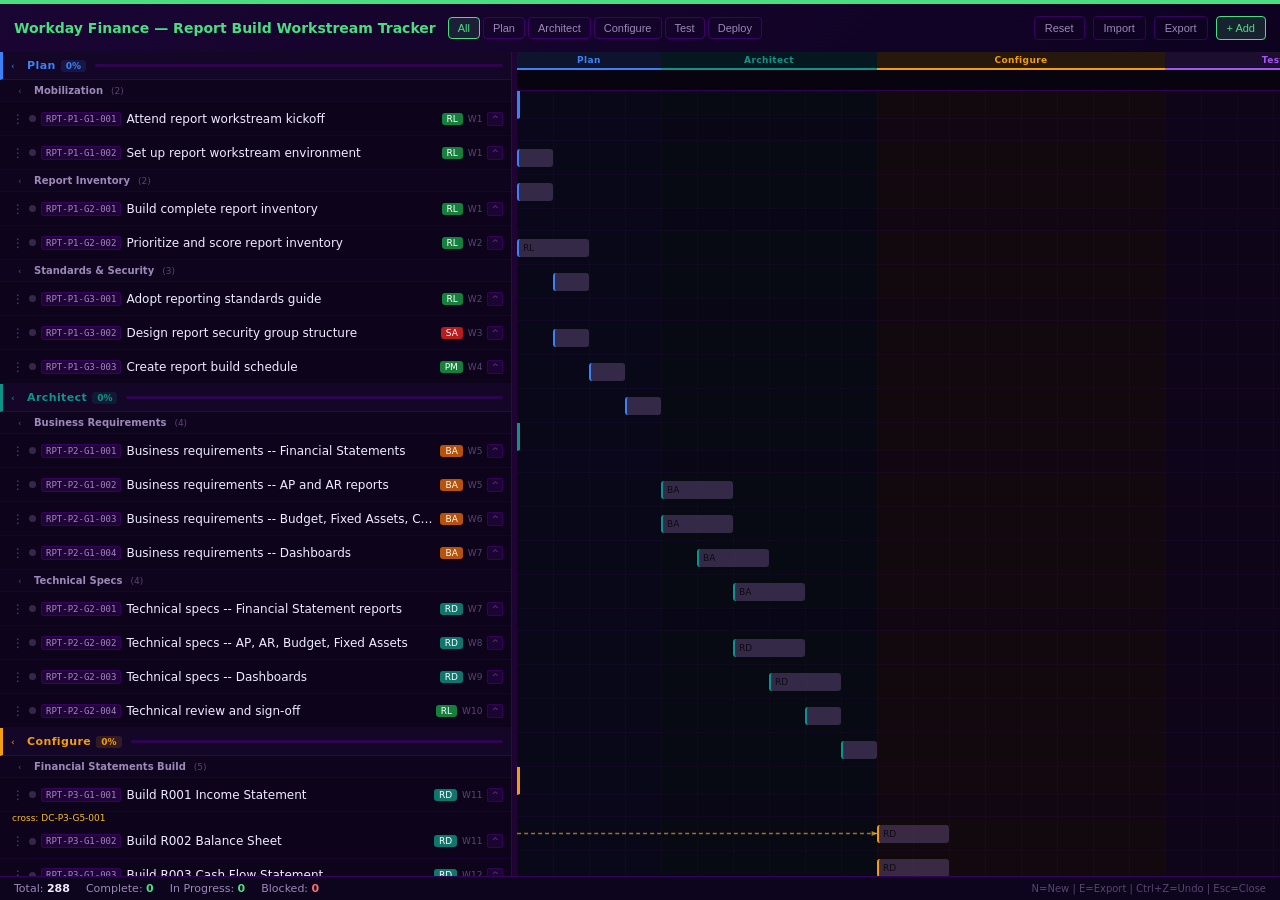
<file: assets/files/ai/solutions/10_report_build_tracker.html>
﻿<!DOCTYPE html>
<html lang="en">
<head>
<meta charset="UTF-8">
<meta name="viewport" content="width=device-width, initial-scale=1.0">
<title>Workday Finance â€” Report Build Workstream Tracker</title>
<script src="https://cdn.sheetjs.com/xlsx-0.20.3/package/dist/xlsx.full.min.js"></script>
<style>
:root {
  --bg: #07030f;
  --bg-card: rgba(20,7,41,0.85);
  --bg-panel: rgba(14,5,30,0.90);
  --border: rgba(161,0,255,0.28);
  --accent: #4ade80;
  --teal: #C561F6;
  --text: #f2ecff;
  --text-muted: #9d88b8;
  --text-dim: #5a4470;
  --green: #4ade80;
  --amber: #fbbf24;
  --red: #f87171;
  --purple: #e879f9;
}
*{box-sizing:border-box;margin:0;padding:0;}
body{background:var(--bg);color:var(--text);font-family:'Segoe UI',system-ui,sans-serif;font-size:13px;height:100vh;overflow:hidden;display:flex;flex-direction:column;}
#header{background:linear-gradient(135deg,#1a0533 0%,#0d0220 100%);border-top:4px solid #4ade80;padding:8px 14px;display:flex;align-items:center;gap:8px;flex-shrink:0;flex-wrap:wrap;min-height:52px;}
#header h1{font-size:14px;font-weight:700;color:#4ade80;white-space:nowrap;margin-right:4px;}
.ptabs{display:flex;gap:3px;}
.ptab{padding:4px 9px;border-radius:4px;border:1px solid var(--border);background:transparent;color:var(--text-muted);cursor:pointer;font-size:11px;transition:all .15s;}
.ptab:hover{border-color:var(--accent);color:var(--text);}
.ptab.active{background:rgba(74,222,128,0.13);border-color:var(--accent);color:var(--accent);}
#hdr-spacer{flex:1;}
#last-saved{font-size:10px;color:var(--text-dim);white-space:nowrap;}
.hbtn{padding:5px 10px;border-radius:4px;border:1px solid var(--border);background:transparent;color:var(--text-muted);cursor:pointer;font-size:11px;transition:all .15s;white-space:nowrap;}
.hbtn:hover{border-color:var(--accent);color:var(--accent);}
.hbtn.primary{background:rgba(74,222,128,0.15);border-color:var(--accent);color:var(--accent);}
#main{flex:1;display:flex;overflow:hidden;min-height:0;}
#left{width:40%;min-width:200px;display:flex;flex-direction:column;border-right:1px solid var(--border);background:var(--bg-panel);}
#task-scroll{flex:1;overflow-y:auto;overflow-x:hidden;}
#task-scroll::-webkit-scrollbar{width:5px;}
#task-scroll::-webkit-scrollbar-thumb{background:rgba(161,0,255,0.3);border-radius:3px;}
#splitter{width:5px;background:rgba(161,0,255,0.15);cursor:col-resize;flex-shrink:0;transition:background .15s;}
#splitter:hover,#splitter.active{background:rgba(74,222,128,0.5);}
#right{flex:1;display:flex;flex-direction:column;min-width:0;overflow:hidden;}
#g-hdr-wrap{overflow:hidden;flex-shrink:0;border-bottom:1px solid var(--border);}
#g-body-wrap{flex:1;overflow:auto;position:relative;}
#g-body-wrap::-webkit-scrollbar{width:5px;height:5px;}
#g-body-wrap::-webkit-scrollbar-thumb{background:rgba(161,0,255,0.3);border-radius:3px;}
#status-bar{background:rgba(14,5,30,0.95);border-top:1px solid var(--border);padding:5px 14px;display:flex;gap:16px;align-items:center;flex-shrink:0;font-size:11px;color:var(--text-muted);}
.stat-item strong{color:var(--text);}
.tl-row{display:flex;align-items:center;gap:5px;padding:0 8px;cursor:pointer;border-bottom:1px solid rgba(161,0,255,0.07);user-select:none;}
.tl-row:hover{background:rgba(161,0,255,0.06);}
.tl-row.ph-row{height:28px;background:rgba(20,7,41,0.9);border-bottom:1px solid rgba(161,0,255,0.18);}
.tl-row.gr-row{height:22px;background:rgba(14,5,30,0.65);padding-left:18px;}
.tl-row.task-row{height:34px;padding-left:12px;}
.tl-row.sub-row{height:30px;padding-left:36px;background:rgba(7,3,15,0.45);}
.ph-name{font-size:11px;font-weight:700;letter-spacing:0.4px;}
.ph-pct{font-size:9px;padding:1px 5px;border-radius:3px;font-weight:600;}
.ph-prog{height:3px;border-radius:2px;background:rgba(161,0,255,0.18);flex:1;margin-left:4px;}
.ph-prog-fill{height:100%;border-radius:2px;transition:width .3s;}
.gr-name{font-size:10px;font-weight:600;color:var(--text-muted);}
.gr-count{font-size:9px;color:var(--text-dim);margin-left:3px;}
.chevron{font-size:9px;color:var(--text-dim);width:11px;flex-shrink:0;}
.drag-handle{color:var(--text-dim);font-size:12px;cursor:grab;flex-shrink:0;}
.sdot{width:7px;height:7px;border-radius:50%;flex-shrink:0;}
.id-badge{font-family:monospace;font-size:9px;background:rgba(161,0,255,0.13);border:1px solid rgba(161,0,255,0.18);padding:1px 4px;border-radius:3px;color:var(--text-muted);white-space:nowrap;flex-shrink:0;max-width:96px;overflow:hidden;text-overflow:ellipsis;}
.task-name{flex:1;overflow:hidden;text-overflow:ellipsis;white-space:nowrap;font-size:12px;}
.sub-name{flex:1;overflow:hidden;text-overflow:ellipsis;white-space:nowrap;font-size:11px;color:var(--text-muted);}
.owner-chip{font-size:9px;padding:1px 5px;border-radius:3px;white-space:nowrap;flex-shrink:0;font-weight:500;color:#fff;max-width:72px;overflow:hidden;text-overflow:ellipsis;}
.wk-badge{font-size:9px;color:var(--text-dim);white-space:nowrap;flex-shrink:0;}
.exp-btn{font-size:9px;color:var(--text-dim);cursor:pointer;padding:1px 3px;border-radius:2px;flex-shrink:0;background:rgba(161,0,255,0.1);border:1px solid rgba(161,0,255,0.18);}
.exp-btn:hover{color:var(--text);background:rgba(161,0,255,0.22);}
.dep-line{font-size:9px;color:var(--text-dim);padding-left:12px;line-height:1.4;}
.xdep-line{font-size:9px;color:var(--amber);padding-left:12px;line-height:1.4;}
#g-hdr{position:relative;}
.g-ph-band{position:absolute;top:0;height:18px;display:flex;align-items:center;justify-content:center;font-size:9px;font-weight:700;letter-spacing:0.4px;overflow:hidden;}
.g-wk-row{display:flex;margin-top:18px;}
.g-wk-cell{width:36px;flex-shrink:0;font-size:9px;color:var(--text-dim);text-align:center;border-right:1px solid rgba(161,0,255,0.07);height:20px;line-height:20px;}
.g-wk-cell.cur{color:var(--accent);font-weight:700;}
#g-body{position:relative;}
.g-row{position:relative;border-bottom:1px solid rgba(161,0,255,0.05);}
.g-bar{position:absolute;top:50%;transform:translateY(-50%);height:18px;border-radius:3px;cursor:grab;min-width:4px;z-index:2;}
.g-bar:hover{filter:brightness(1.3);}
.g-bar.sub-bar{height:12px;border-radius:2px;}
.g-bar:active{cursor:grabbing;}
.g-today{position:absolute;top:0;bottom:0;width:2px;background:rgba(250,204,21,0.6);z-index:5;pointer-events:none;}
.g-ph-bg{position:absolute;top:0;bottom:0;pointer-events:none;}
.dep-svg{position:absolute;top:0;left:0;pointer-events:none;z-index:4;overflow:visible;}
#modal-ov{display:none;position:fixed;inset:0;background:rgba(7,3,15,0.82);z-index:100;align-items:center;justify-content:center;backdrop-filter:blur(3px);}
#modal-ov.open{display:flex;}
#modal{background:#0e051e;border:1px solid rgba(161,0,255,0.4);border-radius:10px;width:620px;max-width:96vw;max-height:93vh;display:flex;flex-direction:column;box-shadow:0 20px 60px rgba(0,0,0,0.7);}
#modal-hdr{padding:13px 18px;border-bottom:1px solid var(--border);display:flex;align-items:center;justify-content:space-between;flex-shrink:0;}
#modal-hdr h2{font-size:13px;font-weight:600;}
#modal-x{background:none;border:none;color:var(--text-muted);cursor:pointer;font-size:20px;line-height:1;}
#modal-x:hover{color:var(--text);}
#modal-body{padding:16px 18px;overflow-y:auto;flex:1;}
#modal-body::-webkit-scrollbar{width:5px;}
#modal-body::-webkit-scrollbar-thumb{background:rgba(161,0,255,0.3);border-radius:3px;}
.form-row{display:flex;gap:10px;margin-bottom:10px;}
.fg{display:flex;flex-direction:column;gap:4px;flex:1;}
.fg label{font-size:10px;color:var(--text-muted);text-transform:uppercase;letter-spacing:0.4px;font-weight:600;}
.fg input,.fg select,.fg textarea{background:rgba(161,0,255,0.08);border:1px solid rgba(161,0,255,0.25);color:var(--text);padding:6px 9px;border-radius:5px;font-size:12px;font-family:inherit;outline:none;width:100%;transition:border-color .15s;}
.fg input:focus,.fg select:focus,.fg textarea:focus{border-color:rgba(161,0,255,0.55);}
.fg textarea{resize:vertical;min-height:54px;}
.fg select option{background:#0e051e;}
#modal-ftr{padding:11px 18px;border-top:1px solid var(--border);display:flex;align-items:center;justify-content:space-between;flex-shrink:0;}
.btn{padding:6px 15px;border-radius:5px;border:none;cursor:pointer;font-size:12px;font-weight:500;transition:all .15s;}
.btn-primary{background:var(--accent);color:#07030f;}
.btn-primary:hover{opacity:0.85;}
.btn-cancel{background:rgba(255,255,255,0.07);color:var(--text-muted);border:1px solid var(--border);}
.btn-cancel:hover{background:rgba(255,255,255,0.13);color:var(--text);}
.btn-danger{background:rgba(248,113,113,0.13);color:var(--red);border:1px solid rgba(248,113,113,0.28);}
.btn-danger:hover{background:rgba(248,113,113,0.28);}
#ctx-menu{position:fixed;background:#0e051e;border:1px solid rgba(161,0,255,0.38);border-radius:6px;z-index:200;min-width:158px;box-shadow:0 8px 32px rgba(0,0,0,0.6);display:none;}
#ctx-menu.open{display:block;}
.ctx-item{padding:7px 14px;cursor:pointer;font-size:12px;color:var(--text-muted);transition:all .12s;}
.ctx-item:hover{background:rgba(161,0,255,0.14);color:var(--text);}
.ctx-sep{height:1px;background:var(--border);margin:3px 0;}
.ctx-item.danger{color:var(--red);}
.ctx-item.danger:hover{background:rgba(248,113,113,0.12);}
.g-tooltip{position:fixed;background:#0e051e;border:1px solid rgba(161,0,255,0.38);border-radius:5px;padding:6px 10px;font-size:11px;pointer-events:none;z-index:50;max-width:210px;line-height:1.5;}
.toast-msg{position:fixed;bottom:22px;left:50%;transform:translateX(-50%);background:#0e051e;border:1px solid rgba(161,0,255,0.45);color:var(--text);padding:8px 18px;border-radius:6px;font-size:12px;z-index:1000;animation:toastIn .2s ease;box-shadow:0 4px 20px rgba(0,0,0,0.5);}
@keyframes toastIn{from{opacity:0;transform:translateX(-50%) translateY(8px)}to{opacity:1;transform:translateX(-50%) translateY(0)}}
</style>
</head>
<body>
<div id="header">
  <h1>Workday Finance &#8212; Report Build Workstream Tracker</h1>
  <div class="ptabs" id="ptabs"></div>
  <div id="hdr-spacer"></div>
  <span id="last-saved"></span>
  <button class="hbtn" onclick="confirmReset()">Reset</button>
  <button class="hbtn" onclick="document.getElementById('imp-inp').click()">Import</button>
  <input type="file" id="imp-inp" accept=".xlsx,.xls" style="display:none" onchange="doImport(this)">
  <button class="hbtn" onclick="doExport()">Export</button>
  <button class="hbtn primary" onclick="openNewModal()">+ Add</button>
</div>
<div id="main">
  <div id="left">
    <div id="task-scroll"><div id="task-list"></div></div>
  </div>
  <div id="splitter"></div>
  <div id="right">
    <div id="g-hdr-wrap"><div id="g-hdr"></div></div>
    <div id="g-body-wrap"><div id="g-body"></div></div>
  </div>
</div>
<div id="status-bar">
  <div class="stat-item">Total: <strong id="st-total">0</strong></div>
  <div class="stat-item">Complete: <strong id="st-complete" style="color:var(--green)">0</strong></div>
  <div class="stat-item">In Progress: <strong id="st-inprog" style="color:var(--accent)">0</strong></div>
  <div class="stat-item">Blocked: <strong id="st-blocked" style="color:var(--red)">0</strong></div>
  <div class="stat-item" style="margin-left:auto;font-size:10px;color:var(--text-dim)">N=New | E=Export | Ctrl+Z=Undo | Esc=Close</div>
</div>
<div id="modal-ov">
  <div id="modal">
    <div id="modal-hdr">
      <h2 id="modal-title">Edit Task</h2>
      <button id="modal-x" onclick="closeModal()">x</button>
    </div>
    <div id="modal-body">
      <div class="form-row">
        <div class="fg" style="flex:3"><label>Task Name</label><input type="text" id="f-task" placeholder="Task description..."></div>
        <div class="fg" style="flex:1"><label>ID</label><input type="text" id="f-id" placeholder="RPT-P1-G1-001"></div>
      </div>
      <div class="form-row">
        <div class="fg"><label>Phase</label><select id="f-phase">
          <option value="Plan">Plan</option><option value="Architect">Architect</option>
          <option value="Configure">Configure</option><option value="Test">Test</option><option value="Deploy">Deploy</option>
        </select></div>
        <div class="fg"><label>Group</label><input type="text" id="f-group" placeholder="Group name"></div>
      </div>
      <div class="form-row">
        <div class="fg"><label>Owner</label><select id="f-owner">
          <option>Reporting Lead</option><option>Report Developer</option><option>Workday Architect</option>
          <option>Business Analyst</option><option>Security Admin</option><option>Project Manager</option>
          <option>Controller</option><option>CFO</option><option>AP Manager</option><option>AR Manager</option>
          <option>FP&amp;A Analyst</option><option>Treasury Analyst</option><option>Finance Manager</option><option>Data Analyst</option>
        </select></div>
        <div class="fg"><label>Status</label><select id="f-status">
          <option value="not_started">Not Started</option><option value="in_progress">In Progress</option>
          <option value="complete">Complete</option><option value="blocked">Blocked</option>
        </select></div>
      </div>
      <div class="form-row">
        <div class="fg"><label>Start Week (1-28)</label><input type="number" id="f-start" min="1" max="28" value="1"></div>
        <div class="fg"><label>Duration (weeks)</label><input type="number" id="f-dur" min="1" max="28" value="1"></div>
        <div class="fg"><label>Priority</label><select id="f-priority">
          <option value="high">High</option><option value="medium">Medium</option><option value="low">Low</option>
        </select></div>
      </div>
      <div class="form-row">
        <div class="fg"><label>Dependencies (comma IDs)</label><textarea id="f-deps" rows="2" placeholder="RPT-P1-G1-001, RPT-P1-G2-001"></textarea></div>
        <div class="fg"><label>Cross-WS Dependencies</label><textarea id="f-crossdeps" rows="2" placeholder="DC-P3-G5-001"></textarea></div>
      </div>
      <div class="form-row">
        <div class="fg"><label>Parent Task ID (if subtask)</label><input type="text" id="f-parent" placeholder="RPT-P1-G1-001"></div>
        <div class="fg"><label>Notes</label><textarea id="f-notes" rows="2" placeholder="Additional context..."></textarea></div>
      </div>
    </div>
    <div id="modal-ftr">
      <button class="btn btn-danger" id="modal-del" onclick="deleteCurrentTask()">Delete</button>
      <div style="display:flex;gap:8px;">
        <button class="btn btn-cancel" onclick="closeModal()">Cancel</button>
        <button class="btn btn-primary" onclick="saveModal()">Save</button>
      </div>
    </div>
  </div>
</div>
<div id="ctx-menu">
  <div class="ctx-item" data-action="edit">Edit</div>
  <div class="ctx-item" data-action="addSub">Add Subtask</div>
  <div class="ctx-item" data-action="addBelow">Add Task Below</div>
  <div class="ctx-item" data-action="duplicate">Duplicate</div>
  <div class="ctx-sep"></div>
  <div class="ctx-item" data-action="dep">Set Dependency</div>
  <div class="ctx-sep"></div>
  <div class="ctx-item danger" data-action="delete">Delete</div>
</div>
<script>
const PHASES=['Plan','Architect','Configure','Test','Deploy'];
const PHASE_COLORS={Plan:'#3b82f6',Architect:'#0d9488',Configure:'#f59e0b',Test:'#a855f7',Deploy:'#22c55e'};
const PHASE_RANGES={Plan:[1,4],Architect:[5,10],Configure:[11,18],Test:[19,24],Deploy:[25,28]};
const STATUS_COLORS={not_started:'rgba(90,68,112,0.55)',in_progress:'#4ade80',complete:'#22c55e',blocked:'#f87171'};
const STATUS_LABELS={not_started:'Not Started',in_progress:'In Progress',complete:'Complete',blocked:'Blocked'};
const CELL_W=36,TOTAL_WEEKS=28,ROW_H=34,SUB_H=30,PH_ROW_H=28,GR_ROW_H=22;
const OWNER_COLORS={'Reporting Lead':'#15803d','Report Developer':'#0f766e','Workday Architect':'#1d4ed8','Business Analyst':'#b45309','Security Admin':'#b91c1c','Project Manager':'#15803d','Controller':'#ca8a04','CFO':'#7c3aed','AP Manager':'#a16207','AR Manager':'#0f766e','FP&A Analyst':'#4338ca','Treasury Analyst':'#6d28d9','Finance Manager':'#047857','Data Analyst':'#0f766e'};
const LS_KEY='cop_rpt_tracker';
const PROJECT_START=new Date('2026-02-02');
function ownerColor(o){return OWNER_COLORS[o]||'#4b5563';}
function shortOwner(o){const m={'Reporting Lead':'RL','Report Developer':'RD','Workday Architect':'WA','Business Analyst':'BA','Security Admin':'SA','Project Manager':'PM','Controller':'CTL','CFO':'CFO','AP Manager':'APM','AR Manager':'ARM','FP&A Analyst':'FPA','Treasury Analyst':'TA','Finance Manager':'FM','Data Analyst':'DA'};return m[o]||(o||'').split(' ').map(w=>w[0]).join('').toUpperCase();}
function escH(s){return String(s||'').replace(/&/g,'&amp;').replace(/</g,'&lt;').replace(/>/g,'&gt;').replace(/"/g,'&quot;');}

function buildSeed(){
  const tasks=[];
  function t(id,phase,group,task,owner,sw,dur,priority,deps,xdeps,subtasks){return {id,phase,group,task,owner,startWeek:sw,duration:dur,status:'not_started',priority:priority||'medium',dependencies:deps||[],crossDeps:xdeps||[],notes:'',subtasks:subtasks||[]};}
  function s(id,task,owner,sw){return {id,task,owner,startWeek:sw,duration:1,status:'not_started',priority:'medium',dependencies:[],notes:''};}
  // PLAN
  tasks.push(t('RPT-P1-G1-001','Plan','Mobilization','Attend report workstream kickoff','Reporting Lead',1,1,'high',[],[],[s('RPT-P1-G1-001a','Review reporting scope in project charter','Reporting Lead',1),s('RPT-P1-G1-001b','Confirm report team roles','Reporting Lead',1)]));
  tasks.push(t('RPT-P1-G1-002','Plan','Mobilization','Set up report workstream environment','Reporting Lead',1,1,'medium',[],[],[s('RPT-P1-G1-002a','Create report folder structure and SharePoint site','Project Manager',1),s('RPT-P1-G1-002b','Set up report tracker template','Reporting Lead',1),s('RPT-P1-G1-002c','Schedule recurring report workstream meetings','Project Manager',1)]));
  tasks.push(t('RPT-P1-G2-001','Plan','Report Inventory','Build complete report inventory','Reporting Lead',1,2,'high',[],[],[s('RPT-P1-G2-001a','Catalog all legacy reports currently in use','Business Analyst',1),s('RPT-P1-G2-001b','Map each legacy report to Workday standard/custom equivalent','Report Developer',1),s('RPT-P1-G2-001c','Identify reports requiring custom calculated fields','Report Developer',2),s('RPT-P1-G2-001d','Identify reports for decommission (not needed in Workday)','Business Analyst',2),s('RPT-P1-G2-001e','Document report data sources for each report','Report Developer',2)]));
  tasks.push(t('RPT-P1-G2-002','Plan','Report Inventory','Prioritize and score report inventory','Reporting Lead',2,1,'high',[],[],[s('RPT-P1-G2-002a','Score each report by business criticality','Reporting Lead',2),s('RPT-P1-G2-002b','Categorize as standard vs custom vs dashboard','Report Developer',2),s('RPT-P1-G2-002c','Confirm report priorities with finance leadership','Controller',3),s('RPT-P1-G2-002d','Confirm final report list -- 20 reports + 4 dashboards','Reporting Lead',3)]));
  tasks.push(t('RPT-P1-G3-001','Plan','Standards & Security','Adopt reporting standards guide','Reporting Lead',2,1,'high',[],[],[s('RPT-P1-G3-001a','Review Workday CoP reporting standards guide','Reporting Lead',2),s('RPT-P1-G3-001b','Adapt naming conventions for this client','Report Developer',2),s('RPT-P1-G3-001c','Define report folder structure in Workday','Reporting Lead',3),s('RPT-P1-G3-001d','Document client-specific reporting standards','Report Developer',3)]));
  tasks.push(t('RPT-P1-G3-002','Plan','Standards & Security','Design report security group structure','Security Admin',3,1,'high',[],[],[s('RPT-P1-G3-002a','Map report access to Workday security roles','Security Admin',3),s('RPT-P1-G3-002b','Define report-specific security groups where needed','Security Admin',3),s('RPT-P1-G3-002c','Get client approval on report access model','Reporting Lead',4),s('RPT-P1-G3-002d','Document security group plan for all reports','Security Admin',4)]));
  tasks.push(t('RPT-P1-G3-003','Plan','Standards & Security','Create report build schedule','Project Manager',4,1,'high',[],[],[s('RPT-P1-G3-003a','Build report workstream schedule in project plan','Project Manager',4),s('RPT-P1-G3-003b','Sequence report builds (dependencies on conversion data)','Reporting Lead',4),s('RPT-P1-G3-003c','Identify which reports require conversion data before testing','Reporting Lead',4)]));
  // ARCHITECT
  tasks.push(t('RPT-P2-G1-001','Architect','Business Requirements','Business requirements -- Financial Statements','Business Analyst',5,2,'high',[],[],[s('RPT-P2-G1-001a','BRD: R001 Income Statement -- periods, dimensions, comparisons','Controller',5),s('RPT-P2-G1-001b','BRD: R002 Balance Sheet -- as-of-date, rollup structure','Controller',5),s('RPT-P2-G1-001c','BRD: R003 Cash Flow Statement -- direct/indirect method, cash categories','Controller',6),s('RPT-P2-G1-001d','BRD: R004 Trial Balance -- account range, cost center filters','Finance Manager',6),s('RPT-P2-G1-001e','BRD: R005 GL by Cost Center -- dimensions, drill-down requirements','Finance Manager',6)]));
  tasks.push(t('RPT-P2-G1-002','Architect','Business Requirements','Business requirements -- AP and AR reports','Business Analyst',5,2,'high',[],[],[s('RPT-P2-G1-002a','BRD: R006 AP Aging -- aging buckets, supplier filters, drill-to-invoice','AP Manager',5),s('RPT-P2-G1-002b','BRD: R007 Supplier Payment Summary -- payment method, bank, period','AP Manager',5),s('RPT-P2-G1-002c','BRD: R008 Invoice Approval Status -- workflow status, aging','AP Manager',6),s('RPT-P2-G1-002d','BRD: R009 AR Aging -- customer aging buckets, dispute flags','AR Manager',6),s('RPT-P2-G1-002e','BRD: R010 Customer Statement -- customer-facing format, period balance','AR Manager',6),s('RPT-P2-G1-002f','BRD: R011 Revenue Recognition -- recognition schedule, deferred revenue','Controller',6)]));
  tasks.push(t('RPT-P2-G1-003','Architect','Business Requirements','Business requirements -- Budget, Fixed Assets, Compliance','Business Analyst',6,2,'high',[],[],[s('RPT-P2-G1-003a','BRD: R012 Budget vs Actual -- budget version, variance calc, % var','FP&A Analyst',6),s('RPT-P2-G1-003b','BRD: R013 Expense Trend -- rolling 12 months, category rollup','FP&A Analyst',6),s('RPT-P2-G1-003c','BRD: R014 Department Budget Status -- dept manager view, traffic light','FP&A Analyst',7),s('RPT-P2-G1-003d','BRD: R015 Fixed Asset Register -- asset class, location, book value','Finance Manager',7),s('RPT-P2-G1-003e','BRD: R016 Depreciation Schedule -- method, useful life, YTD depreciation','Finance Manager',7),s('RPT-P2-G1-003f','BRD: R017 Asset Disposition -- disposed assets, gain/loss','Finance Manager',7),s('RPT-P2-G1-003g','BRD: R018 1099 Prep -- vendor tax ID, payment YTD','AP Manager',7),s('RPT-P2-G1-003h','BRD: R019 Audit Trail -- field change history, who/what/when','Controller',7),s('RPT-P2-G1-003i','BRD: R020 Security Access Report -- user roles, report access','Security Admin',7)]));
  tasks.push(t('RPT-P2-G1-004','Architect','Business Requirements','Business requirements -- Dashboards','Business Analyst',7,2,'high',[],[],[s('RPT-P2-G1-004a','BRD: D001 CFO Finance Dashboard -- KPIs: revenue, EBITDA, cash, AP/AR','CFO',7),s('RPT-P2-G1-004b','BRD: D002 AP Manager Dashboard -- invoice volume, aging, payment status','AP Manager',7),s('RPT-P2-G1-004c','BRD: D003 AR Manager Dashboard -- collections, aging, DSO','AR Manager',8),s('RPT-P2-G1-004d','BRD: D004 FP&A Dashboard -- budget vs actual, forecast, trend charts','FP&A Analyst',8)]));
  tasks.push(t('RPT-P2-G2-001','Architect','Technical Specs','Technical specs -- Financial Statement reports','Report Developer',7,2,'high',[],[],[s('RPT-P2-G2-001a','Tech spec R001 Income Statement -- data source, calculated fields, prompts, security group','Report Developer',7),s('RPT-P2-G2-001b','Tech spec R002 Balance Sheet -- rollup structure, as-of prompt design','Report Developer',7),s('RPT-P2-G2-001c','Tech spec R003 Cash Flow -- data source mapping, calculated lines','Report Developer',8),s('RPT-P2-G2-001d','Tech spec R004 Trial Balance -- account range filter design','Report Developer',8),s('RPT-P2-G2-001e','Tech spec R005 GL by Cost Center -- dimension columns, drill-through','Report Developer',8)]));
  tasks.push(t('RPT-P2-G2-002','Architect','Technical Specs','Technical specs -- AP, AR, Budget, Fixed Assets','Report Developer',8,2,'high',[],[],[s('RPT-P2-G2-002a','Tech spec R006-R008 AP reports -- data sources, aging bucket calc fields','Report Developer',8),s('RPT-P2-G2-002b','Tech spec R009-R011 AR reports -- aging, statement format, rev rec','Report Developer',8),s('RPT-P2-G2-002c','Tech spec R012-R014 Budget reports -- budget vs actual variance formula','Report Developer',9),s('RPT-P2-G2-002d','Tech spec R015-R017 Fixed Asset reports -- asset fields, depreciation calc','Report Developer',9),s('RPT-P2-G2-002e','Tech spec R018-R020 Compliance reports -- audit trail data source, security report design','Security Admin',9)]));
  tasks.push(t('RPT-P2-G2-003','Architect','Technical Specs','Technical specs -- Dashboards','Report Developer',9,1,'high',[],[],[s('RPT-P2-G2-003a','Tech spec D001 CFO Dashboard -- worklets, metrics, data sources','Report Developer',9),s('RPT-P2-G2-003b','Tech spec D002 AP Manager Dashboard -- worklets and filters','Report Developer',9),s('RPT-P2-G2-003c','Tech spec D003 AR Manager Dashboard -- DSO calc, aging worklet','Report Developer',10),s('RPT-P2-G2-003d','Tech spec D004 FP&A Dashboard -- chart worklets, budget vs actual tile','Report Developer',10)]));
  tasks.push(t('RPT-P2-G2-004','Architect','Technical Specs','Technical review and sign-off','Reporting Lead',10,1,'high',[],[],[s('RPT-P2-G2-004a','Peer review of all technical specs','Reporting Lead',10),s('RPT-P2-G2-004b','Workday Architect review of calculated field designs','Workday Architect',10),s('RPT-P2-G2-004c','Client sign-off on technical specs','Business Analyst',10)]));
  // CONFIGURE
  tasks.push(t('RPT-P3-G1-001','Configure','Financial Statements Build','Build R001 Income Statement','Report Developer',11,2,'high',[],['DC-P3-G5-001'],[s('RPT-P3-G1-001a','Create composite report with P&L data source','Report Developer',11),s('RPT-P3-G1-001b','Configure period prompts (current period, YTD, prior year)','Report Developer',11),s('RPT-P3-G1-001c','Build calculated fields: gross margin %, EBITDA','Report Developer',12),s('RPT-P3-G1-001d','Configure subtotaling and row grouping','Report Developer',12),s('RPT-P3-G1-001e','Assign security group','Security Admin',12),s('RPT-P3-G1-001f','Format report (column widths, number format, headers)','Report Developer',12)]));
  tasks.push(t('RPT-P3-G1-002','Configure','Financial Statements Build','Build R002 Balance Sheet','Report Developer',11,2,'high',[],[],[s('RPT-P3-G1-002a','Create composite report with balance sheet data source','Report Developer',11),s('RPT-P3-G1-002b','Configure as-of-date prompt','Report Developer',11),s('RPT-P3-G1-002c','Build rollup rows for asset/liability/equity sections','Report Developer',12),s('RPT-P3-G1-002d','Verify balance: assets = liabilities + equity','Report Developer',12),s('RPT-P3-G1-002e','Assign security group, format report','Report Developer',12)]));
  tasks.push(t('RPT-P3-G1-003','Configure','Financial Statements Build','Build R003 Cash Flow Statement','Report Developer',12,1,'high',[],[],[s('RPT-P3-G1-003a','Create composite report -- operating/investing/financing sections','Report Developer',12),s('RPT-P3-G1-003b','Build calculated fields for each cash flow line','Report Developer',12),s('RPT-P3-G1-003c','Configure period prompts','Report Developer',12),s('RPT-P3-G1-003d','Assign security group, format report','Report Developer',13)]));
  tasks.push(t('RPT-P3-G1-004','Configure','Financial Statements Build','Build R004 Trial Balance','Report Developer',12,1,'medium',[],[],[s('RPT-P3-G1-004a','Create standard report from GL data source','Report Developer',12),s('RPT-P3-G1-004b','Configure account range and cost center filters','Report Developer',12),s('RPT-P3-G1-004c','Add debit/credit columns and balance calculated field','Report Developer',13),s('RPT-P3-G1-004d','Assign security group','Security Admin',13)]));
  tasks.push(t('RPT-P3-G1-005','Configure','Financial Statements Build','Build R005 GL by Cost Center','Report Developer',13,1,'medium',[],[],[s('RPT-P3-G1-005a','Create report with GL data source, cost center dimension columns','Report Developer',13),s('RPT-P3-G1-005b','Configure drill-down to journal line detail','Report Developer',13),s('RPT-P3-G1-005c','Configure cost center prompt','Report Developer',13),s('RPT-P3-G1-005d','Assign security group, format report','Report Developer',13)]));
  tasks.push(t('RPT-P3-G2-001','Configure','AP Reports Build','Build R006 AP Aging','Report Developer',12,2,'high',[],[],[s('RPT-P3-G2-001a','Create report from supplier invoice data source','Report Developer',12),s('RPT-P3-G2-001b','Build aging bucket calculated fields (0-30, 31-60, 61-90, 90+ days)','Report Developer',13),s('RPT-P3-G2-001c','Configure supplier and payment status prompts','Report Developer',13),s('RPT-P3-G2-001d','Add drill-to-invoice functionality','Report Developer',13),s('RPT-P3-G2-001e','Assign AP security group','Security Admin',13)]));
  tasks.push(t('RPT-P3-G2-002','Configure','AP Reports Build','Build R007 Supplier Payment Summary','Report Developer',13,1,'medium',[],[],[s('RPT-P3-G2-002a','Create report from payment data source','Report Developer',13),s('RPT-P3-G2-002b','Configure payment method, bank, and period filters','Report Developer',13),s('RPT-P3-G2-002c','Assign AP security group, format report','Report Developer',14)]));
  tasks.push(t('RPT-P3-G2-003','Configure','AP Reports Build','Build R008 Invoice Approval Status','Report Developer',13,1,'medium',[],[],[s('RPT-P3-G2-003a','Create report from invoice workflow data source','Report Developer',13),s('RPT-P3-G2-003b','Add workflow status and aging columns','Report Developer',14),s('RPT-P3-G2-003c','Configure pending-action filter','Report Developer',14),s('RPT-P3-G2-003d','Assign security group','Security Admin',14)]));
  tasks.push(t('RPT-P3-G3-001','Configure','AR Reports Build','Build R009 AR Aging','Report Developer',13,2,'high',[],['INT-P3-G2-001'],[s('RPT-P3-G3-001a','Create report from customer invoice data source','Report Developer',13),s('RPT-P3-G3-001b','Build aging bucket calculated fields','Report Developer',14),s('RPT-P3-G3-001c','Add dispute flag and collection status columns','Report Developer',14),s('RPT-P3-G3-001d','Configure customer and aging filters','Report Developer',14),s('RPT-P3-G3-001e','Assign AR security group','Security Admin',14)]));
  tasks.push(t('RPT-P3-G3-002','Configure','AR Reports Build','Build R010 Customer Statement','Report Developer',14,1,'medium',[],[],[s('RPT-P3-G3-002a','Create customer-facing statement report','Report Developer',14),s('RPT-P3-G3-002b','Configure customer and period prompts','Report Developer',14),s('RPT-P3-G3-002c','Format for external distribution (logo, professional layout)','Report Developer',15),s('RPT-P3-G3-002d','Assign AR security group','Security Admin',15)]));
  tasks.push(t('RPT-P3-G3-003','Configure','AR Reports Build','Build R011 Revenue Recognition','Report Developer',14,2,'high',[],[],[s('RPT-P3-G3-003a','Create report from revenue recognition data source','Report Developer',14),s('RPT-P3-G3-003b','Build recognized vs deferred columns','Report Developer',14),s('RPT-P3-G3-003c','Configure period and contract prompts','Report Developer',15),s('RPT-P3-G3-003d','Assign Controller security group','Security Admin',15)]));
  tasks.push(t('RPT-P3-G4-001','Configure','Budget Reports Build','Build R012 Budget vs Actual','Report Developer',13,2,'high',[],[],[s('RPT-P3-G4-001a','Create composite report -- budget and actuals data sources','Report Developer',13),s('RPT-P3-G4-001b','Build variance and % variance calculated fields','Report Developer',14),s('RPT-P3-G4-001c','Configure budget version and period prompts','Report Developer',14),s('RPT-P3-G4-001d','Configure cost center drill-down','Report Developer',14),s('RPT-P3-G4-001e','Assign FP&A security group','Security Admin',14)]));
  tasks.push(t('RPT-P3-G4-002','Configure','Budget Reports Build','Build R013 Expense Trend','Report Developer',14,1,'medium',[],[],[s('RPT-P3-G4-002a','Create report with rolling 12-month expense data','Report Developer',14),s('RPT-P3-G4-002b','Configure expense category grouping','Report Developer',15),s('RPT-P3-G4-002c','Add period-over-period variance columns','Report Developer',15),s('RPT-P3-G4-002d','Assign FP&A security group','Security Admin',15)]));
  tasks.push(t('RPT-P3-G4-003','Configure','Budget Reports Build','Build R014 Department Budget Status','Report Developer',15,1,'medium',[],[],[s('RPT-P3-G4-003a','Create department-manager-facing budget report','Report Developer',15),s('RPT-P3-G4-003b','Add traffic-light status calculated field (green/amber/red by % spent)','Report Developer',15),s('RPT-P3-G4-003c','Configure department prompts','Report Developer',15),s('RPT-P3-G4-003d','Assign department manager security group','Security Admin',16)]));
  tasks.push(t('RPT-P3-G5-001','Configure','Fixed Asset Reports Build','Build R015 Fixed Asset Register','Report Developer',14,2,'high',[],[],[s('RPT-P3-G5-001a','Create report from fixed asset data source','Report Developer',14),s('RPT-P3-G5-001b','Configure asset class, location, and status columns','Report Developer',15),s('RPT-P3-G5-001c','Add book value and accumulated depreciation columns','Report Developer',15),s('RPT-P3-G5-001d','Configure asset class and location prompts','Report Developer',15),s('RPT-P3-G5-001e','Assign Finance Manager security group','Security Admin',15)]));
  tasks.push(t('RPT-P3-G5-002','Configure','Fixed Asset Reports Build','Build R016 Depreciation Schedule','Report Developer',15,1,'medium',[],[],[s('RPT-P3-G5-002a','Create depreciation schedule report','Report Developer',15),s('RPT-P3-G5-002b','Add depreciation method, useful life, and YTD depreciation columns','Report Developer',16),s('RPT-P3-G5-002c','Configure period and asset class prompts','Report Developer',16),s('RPT-P3-G5-002d','Assign Finance Manager security group','Security Admin',16)]));
  tasks.push(t('RPT-P3-G5-003','Configure','Fixed Asset Reports Build','Build R017 Asset Disposition','Report Developer',15,1,'medium',[],[],[s('RPT-P3-G5-003a','Create report from disposed asset data source','Report Developer',15),s('RPT-P3-G5-003b','Add gain/loss calculated field','Report Developer',16),s('RPT-P3-G5-003c','Configure disposal date range prompt','Report Developer',16),s('RPT-P3-G5-003d','Assign Finance Manager security group','Security Admin',16)]));
  tasks.push(t('RPT-P3-G6-001','Configure','Compliance Reports Build','Build R018 1099 Prep Report','Report Developer',15,1,'high',[],[],[s('RPT-P3-G6-001a','Create report from supplier payment data source','Report Developer',15),s('RPT-P3-G6-001b','Filter to 1099-reportable vendors (tax classification)','Report Developer',15),s('RPT-P3-G6-001c','Add payment YTD and tax ID columns','Report Developer',16),s('RPT-P3-G6-001d','Assign AP and Controller security group','Security Admin',16)]));
  tasks.push(t('RPT-P3-G6-002','Configure','Compliance Reports Build','Build R019 Audit Trail Report','Report Developer',15,1,'high',[],[],[s('RPT-P3-G6-002a','Create report from audit trail data source','Report Developer',15),s('RPT-P3-G6-002b','Configure who/what/when columns with before/after values','Report Developer',16),s('RPT-P3-G6-002c','Configure user, date range, and field name prompts','Report Developer',16),s('RPT-P3-G6-002d','Assign Controller and Audit security group','Security Admin',16)]));
  tasks.push(t('RPT-P3-G6-003','Configure','Compliance Reports Build','Build R020 Security Access Report','Security Admin',16,1,'high',[],[],[s('RPT-P3-G6-003a','Create report from security group membership data source','Security Admin',16),s('RPT-P3-G6-003b','Add user, role, and report access columns','Security Admin',16),s('RPT-P3-G6-003c','Configure user and security group prompts','Security Admin',16),s('RPT-P3-G6-003d','Assign HRIS Admin security group','Security Admin',16)]));
  tasks.push(t('RPT-P3-G7-001','Configure','Dashboards Build','Build D001 CFO Finance Dashboard','Report Developer',15,3,'high',[],[],[s('RPT-P3-G7-001a','Create dashboard page in Workday','Report Developer',15),s('RPT-P3-G7-001b','Add Revenue KPI worklet','Report Developer',15),s('RPT-P3-G7-001c','Add EBITDA KPI worklet with trend sparkline','Report Developer',16),s('RPT-P3-G7-001d','Add Cash Position worklet','Report Developer',16),s('RPT-P3-G7-001e','Add AP Aging summary worklet','Report Developer',16),s('RPT-P3-G7-001f','Add AR Aging summary worklet','Report Developer',17),s('RPT-P3-G7-001g','Configure role-based visibility (CFO and Controller)','Security Admin',17),s('RPT-P3-G7-001h','Format and layout final dashboard','Report Developer',17)]));
  tasks.push(t('RPT-P3-G7-002','Configure','Dashboards Build','Build D002 AP Manager Dashboard','Report Developer',15,2,'medium',[],[],[s('RPT-P3-G7-002a','Create AP dashboard page','Report Developer',15),s('RPT-P3-G7-002b','Add invoice volume by status worklet','Report Developer',16),s('RPT-P3-G7-002c','Add AP aging worklet','Report Developer',16),s('RPT-P3-G7-002d','Add pending approvals worklet','Report Developer',16),s('RPT-P3-G7-002e','Configure AP Manager security group access','Security Admin',16)]));
  tasks.push(t('RPT-P3-G7-003','Configure','Dashboards Build','Build D003 AR Manager Dashboard','Report Developer',16,2,'medium',[],[],[s('RPT-P3-G7-003a','Create AR dashboard page','Report Developer',16),s('RPT-P3-G7-003b','Add AR aging worklet','Report Developer',16),s('RPT-P3-G7-003c','Add DSO calculated metric worklet','Report Developer',17),s('RPT-P3-G7-003d','Add collections pipeline worklet','Report Developer',17),s('RPT-P3-G7-003e','Configure AR Manager security group','Security Admin',17)]));
  tasks.push(t('RPT-P3-G7-004','Configure','Dashboards Build','Build D004 FP&A Dashboard','Report Developer',16,2,'high',[],[],[s('RPT-P3-G7-004a','Create FP&A dashboard page','Report Developer',16),s('RPT-P3-G7-004b','Add budget vs actual summary tile','Report Developer',17),s('RPT-P3-G7-004c','Add expense trend chart worklet','Report Developer',17),s('RPT-P3-G7-004d','Add forecast vs budget variance worklet','Report Developer',17),s('RPT-P3-G7-004e','Configure FP&A Analyst security group','Security Admin',17),s('RPT-P3-G7-004f','Format and finalize layout','Report Developer',18)]));
  // TEST
  tasks.push(t('RPT-P4-G1-001','Test','SIT','SIT -- Financial Statement reports','Report Developer',19,2,'high',[],['DC-P4-G1-001'],[s('RPT-P4-G1-001a','Validate R001 Income Statement -- compare to source GL data','Report Developer',19),s('RPT-P4-G1-001b','Validate R002 Balance Sheet -- verify assets = liabilities + equity','Report Developer',19),s('RPT-P4-G1-001c','Validate R003 Cash Flow -- tie to GL cash accounts','Report Developer',20),s('RPT-P4-G1-001d','Validate R004 Trial Balance -- reconcile to source','Report Developer',20),s('RPT-P4-G1-001e','Validate R005 GL by Cost Center -- verify drill-down works','Report Developer',20)]));
  tasks.push(t('RPT-P4-G1-002','Test','SIT','SIT -- AP, AR, and Budget reports','Report Developer',19,2,'high',[],[],[s('RPT-P4-G1-002a','Validate R006 AP Aging -- reconcile aging totals to AP subledger','Report Developer',19),s('RPT-P4-G1-002b','Validate R007 Supplier Payment Summary -- tie to payment records','Report Developer',19),s('RPT-P4-G1-002c','Validate R008 Invoice Approval -- verify workflow status accuracy','Report Developer',20),s('RPT-P4-G1-002d','Validate R009 AR Aging -- reconcile to AR subledger','Report Developer',20),s('RPT-P4-G1-002e','Validate R012 Budget vs Actual -- verify variance calculations','Report Developer',20),s('RPT-P4-G1-002f','Validate R013, R014 Budget reports -- verify data accuracy','Report Developer',20)]));
  tasks.push(t('RPT-P4-G1-003','Test','SIT','SIT -- Fixed Asset, Compliance, and Dashboards','Report Developer',20,1,'high',[],[],[s('RPT-P4-G1-003a','Validate R015-R017 Fixed Asset reports -- reconcile to asset register','Report Developer',20),s('RPT-P4-G1-003b','Validate R018-R020 Compliance reports -- verify data accuracy','Report Developer',20),s('RPT-P4-G1-003c','Validate D001-D004 Dashboards -- verify all worklets display correctly','Report Developer',21)]));
  tasks.push(t('RPT-P4-G1-004','Test','SIT','Security testing -- run-as validation','Security Admin',20,1,'high',[],[],[s('RPT-P4-G1-004a','Run each report as AP Manager role -- verify access and data scope','Security Admin',20),s('RPT-P4-G1-004b','Run each report as Controller role','Security Admin',20),s('RPT-P4-G1-004c','Run each report as FP&A Analyst role','Security Admin',21),s('RPT-P4-G1-004d','Verify no unauthorized data visible to any role','Security Admin',21),s('RPT-P4-G1-004e','Document security test results','Security Admin',21)]));
  tasks.push(t('RPT-P4-G2-001','Test','UAT','UAT -- Financial leadership sign-off','Business Analyst',21,2,'high',[],[],[s('RPT-P4-G2-001a','Controller reviews R001-R004 Financial Statements -- verifies accuracy','Controller',21),s('RPT-P4-G2-001b','Controller reviews R005 GL by Cost Center','Controller',21),s('RPT-P4-G2-001c','CFO reviews D001 CFO Dashboard -- approves design and data','CFO',22),s('RPT-P4-G2-001d','FP&A Analyst reviews R012-R014 Budget reports and D004 Dashboard','FP&A Analyst',22),s('RPT-P4-G2-001e','Document UAT sign-off for financial reports','Business Analyst',22)]));
  tasks.push(t('RPT-P4-G2-002','Test','UAT','UAT -- AP, AR, and Operations sign-off','Business Analyst',21,2,'high',[],[],[s('RPT-P4-G2-002a','AP Manager reviews R006-R008 AP reports and D002 Dashboard','AP Manager',21),s('RPT-P4-G2-002b','AR Manager reviews R009-R011 AR reports and D003 Dashboard','AR Manager',21),s('RPT-P4-G2-002c','Finance Manager reviews R015-R017 Fixed Asset reports','Finance Manager',22),s('RPT-P4-G2-002d','Controller reviews R018-R020 Compliance reports','Controller',22),s('RPT-P4-G2-002e','Document UAT sign-off for all remaining reports','Business Analyst',22)]));
  tasks.push(t('RPT-P4-G2-003','Test','UAT','Defect resolution and regression testing','Report Developer',22,2,'high',[],[],[s('RPT-P4-G2-003a','Triage UAT defects by severity','Reporting Lead',22),s('RPT-P4-G2-003b','Fix high-severity report defects','Report Developer',22),s('RPT-P4-G2-003c','Fix medium-severity report and dashboard defects','Report Developer',23),s('RPT-P4-G2-003d','Regression test fixed reports','Report Developer',23),s('RPT-P4-G2-003e','Final sign-off from business stakeholders','Business Analyst',23)]));
  tasks.push(t('RPT-P4-G3-001','Test','Cutover Prep','Report go-live preparation','Reporting Lead',23,1,'high',[],[],[s('RPT-P4-G3-001a','Final review of all report security assignments','Security Admin',23),s('RPT-P4-G3-001b','Verify report folder structure in production tenant','Reporting Lead',23),s('RPT-P4-G3-001c','Prepare report catalog document','Report Developer',24),s('RPT-P4-G3-001d','Define report activation sequence for go-live','Reporting Lead',24)]));
  // DEPLOY
  tasks.push(t('RPT-P5-G1-001','Deploy','Production Publish','Publish all reports to production','Reporting Lead',25,1,'high',[],[],[s('RPT-P5-G1-001a','Publish R001-R005 Financial Statement reports to production','Report Developer',25),s('RPT-P5-G1-001b','Publish R006-R011 AP and AR reports to production','Report Developer',25),s('RPT-P5-G1-001c','Publish R012-R014 Budget reports to production','Report Developer',25),s('RPT-P5-G1-001d','Publish R015-R017 Fixed Asset reports to production','Report Developer',26),s('RPT-P5-G1-001e','Publish R018-R020 Compliance reports to production','Security Admin',26),s('RPT-P5-G1-001f','Publish D001-D004 Dashboards to production','Report Developer',26)]));
  tasks.push(t('RPT-P5-G1-002','Deploy','Production Publish','Activate production report security','Security Admin',25,1,'high',[],[],[s('RPT-P5-G1-002a','Assign reports to production security groups','Security Admin',25),s('RPT-P5-G1-002b','Verify report access by role in production','Security Admin',25),s('RPT-P5-G1-002c','Smoke test all reports with real production data','Report Developer',26),s('RPT-P5-G1-002d','Go/No-Go sign-off on report readiness','Reporting Lead',26)]));
  tasks.push(t('RPT-P5-G2-001','Deploy','Training & Handover','User training on reports and dashboards','Reporting Lead',26,2,'high',[],[],[s('RPT-P5-G2-001a','Deliver training session: Finance leadership -- dashboards and financial statements','Reporting Lead',26),s('RPT-P5-G2-001b','Deliver training session: AP team -- AP reports and dashboard','Reporting Lead',27),s('RPT-P5-G2-001c','Deliver training session: AR team -- AR reports and dashboard','Reporting Lead',27),s('RPT-P5-G2-001d','Deliver training session: FP&A team -- budget reports and FP&A dashboard','Reporting Lead',27),s('RPT-P5-G2-001e','Distribute report user guide','Report Developer',27)]));
  tasks.push(t('RPT-P5-G2-002','Deploy','Training & Handover','Report catalog and knowledge transfer','Reporting Lead',27,1,'medium',[],[],[s('RPT-P5-G2-002a','Finalize report catalog with descriptions, owners, and refresh schedule','Report Developer',27),s('RPT-P5-G2-002b','Document calculated field logic for all custom reports','Report Developer',27),s('RPT-P5-G2-002c','Train client report admin on how to clone and modify reports','Reporting Lead',28),s('RPT-P5-G2-002d','Hand over report catalog to client','Reporting Lead',28)]));
  tasks.push(t('RPT-P5-G2-003','Deploy','Training & Handover','Hypercare reporting support','Reporting Lead',27,2,'medium',[],[],[s('RPT-P5-G2-003a','Monitor report usage and address user questions','Reporting Lead',27),s('RPT-P5-G2-003b','Fix any production report issues during hypercare period','Report Developer',28),s('RPT-P5-G2-003c','Complete report workstream closure report','Project Manager',28)]));
  return tasks;
}

let tasks=[],history=[],currentFilter='all',collapsedPhases={},collapsedGroups={},expandedTasks={},modalTask=null,isNew=false,ctxId=null,dragState=null,splDrag=false,saveTimer=null,ttEl=null;
const currentWeek=Math.max(1,Math.min(28,Math.ceil((Date.now()-new Date('2026-02-02').getTime())/(7*24*60*60*1000))));

function save(){localStorage.setItem(LS_KEY,JSON.stringify({tasks,collapsedPhases,collapsedGroups,expandedTasks}));document.getElementById('last-saved').textContent='Saved '+new Date().toLocaleTimeString();}
function scheduleSave(){clearTimeout(saveTimer);saveTimer=setTimeout(save,500);}
function load(){try{const raw=localStorage.getItem(LS_KEY);if(raw){const d=JSON.parse(raw);tasks=d.tasks||buildSeed();collapsedPhases=d.collapsedPhases||{};collapsedGroups=d.collapsedGroups||{};expandedTasks=d.expandedTasks||{};}else tasks=buildSeed();}catch{tasks=buildSeed();}}
function pushHistory(){history.push(JSON.stringify(tasks));if(history.length>20)history.shift();}
function undo(){if(!history.length)return;tasks=JSON.parse(history.pop());renderAll();scheduleSave();showToast('Undone');}
function confirmReset(){if(!confirm('Reset all data to defaults?'))return;localStorage.removeItem(LS_KEY);tasks=buildSeed();collapsedPhases={};collapsedGroups={};expandedTasks={};history=[];renderAll();scheduleSave();showToast('Reset to defaults');}

function findTask(id){for(const t of tasks){if(t.id===id)return t;if(t.subtasks)for(const s of t.subtasks)if(s.id===id)return s;}return null;}
function findParent(id){for(const t of tasks)if(t.subtasks)for(const s of t.subtasks)if(s.id===id)return t;return null;}
function removeTask(id){const i=tasks.findIndex(t=>t.id===id);if(i>=0){tasks.splice(i,1);return;}for(const t of tasks){if(t.subtasks){const si=t.subtasks.findIndex(s=>s.id===id);if(si>=0){t.subtasks.splice(si,1);return;}}}}
function allFlat(){const a=[];tasks.forEach(t=>{a.push(t);(t.subtasks||[]).forEach(s=>a.push(s));});return a;}
function phasePct(ph){const pt=tasks.filter(t=>t.phase===ph);if(!pt.length)return 0;const all=[];pt.forEach(t=>{all.push(t);(t.subtasks||[]).forEach(s=>all.push(s));});return Math.round(all.filter(t=>t.status==='complete').length/all.length*100);}
let _nid=0;function genId(){return 'RPT-NEW-'+(++_nid);}

function buildRows(){const rows=[];const phases=(currentFilter==='all')?PHASES:[currentFilter];for(const phase of phases){const pt=tasks.filter(t=>t.phase===phase);if(!pt.length)continue;rows.push({type:'phase',phase});if(!collapsedPhases[phase]){const groups=[...new Set(pt.map(t=>t.group))];for(const group of groups){rows.push({type:'group',phase,group});if(!collapsedGroups[phase+'::'+group]){const gt=pt.filter(t=>t.group===group);for(const task of gt){rows.push({type:'task',task});if(expandedTasks[task.id]&&task.subtasks&&task.subtasks.length)for(const sub of task.subtasks)rows.push({type:'subtask',task:sub,parent:task});}}}}}return rows;}

function renderAll(){const rows=buildRows();renderTabsDOM();renderTaskList(rows);renderGantt(rows);updateStatusBar();requestAnimationFrame(()=>drawArrows(rows));}
function renderTabsDOM(){const c=document.getElementById('ptabs');let h='';['all',...PHASES].forEach(ph=>{const active=currentFilter===ph;const col=ph!=='all'&&active?`color:${PHASE_COLORS[ph]};`:'' ;h+=`<button class="ptab${active?' active':''}" style="${col}" onclick="setFilter('${ph}')">${ph==='all'?'All':ph}</button>`;});c.innerHTML=h;}
function setFilter(ph){currentFilter=ph;renderAll();}

function renderTaskList(rows){
  const tl=document.getElementById('task-list');let html='';
  for(const row of rows){
    if(row.type==='phase'){const pct=phasePct(row.phase);const col=PHASE_COLORS[row.phase];const arr=collapsedPhases[row.phase]?'&rsaquo;':'&lsaquo;';
      html+=`<div class="tl-row ph-row" onclick="togglePh('${row.phase}')" style="border-left:3px solid ${col}"><span class="chevron" style="color:${col}">${arr}</span><span class="ph-name" style="color:${col}">${row.phase}</span><span class="ph-pct" style="background:${col}22;color:${col}">${pct}%</span><div class="ph-prog"><div class="ph-prog-fill" style="width:${pct}%;background:${col}"></div></div></div>`;
    }else if(row.type==='group'){const k=row.phase+'::'+row.group;const cnt=tasks.filter(t=>t.phase===row.phase&&t.group===row.group).length;const arr=collapsedGroups[k]?'&rsaquo;':'&lsaquo;';
      html+=`<div class="tl-row gr-row" onclick="toggleGr('${escH(k)}')"><span class="chevron">${arr}</span><span class="gr-name">${escH(row.group)}</span><span class="gr-count">(${cnt})</span></div>`;
    }else if(row.type==='task'){const t=row.task;const oc=ownerColor(t.owner);const sc=STATUS_COLORS[t.status];const hasSub=t.subtasks&&t.subtasks.length>0;const expArr=expandedTasks[t.id]?'v':'^';let depH='';
      if(t.dependencies&&t.dependencies.length)depH+=`<div class="dep-line">dep: ${t.dependencies.join(', ')}</div>`;
      if(t.crossDeps&&t.crossDeps.length)depH+=`<div class="xdep-line">cross: ${t.crossDeps.join(', ')}</div>`;
      html+=`<div><div class="tl-row task-row" data-id="${t.id}" oncontextmenu="showCtx(event,'${t.id}')" onclick="openModal(findTask('${t.id}'))"><span class="drag-handle">&#8942;</span><span class="sdot" style="background:${sc}"></span><span class="id-badge">${escH(t.id)}</span><span class="task-name" title="${escH(t.task)}">${escH(t.task)}</span><span class="owner-chip" style="background:${oc}" title="${escH(t.owner)}">${shortOwner(t.owner)}</span><span class="wk-badge">W${t.startWeek}</span>${hasSub?`<span class="exp-btn" onclick="event.stopPropagation();toggleExp('${t.id}')">${expArr}</span>`:''}</div>${depH}</div>`;
    }else if(row.type==='subtask'){const t=row.task;const oc=ownerColor(t.owner);const sc=STATUS_COLORS[t.status];
      html+=`<div><div class="tl-row sub-row" data-id="${t.id}" oncontextmenu="showCtx(event,'${t.id}')" onclick="openModal(findTask('${t.id}'))"><span class="sdot" style="background:${sc}"></span><span class="id-badge" style="font-size:8px">${escH(t.id)}</span><span class="sub-name" title="${escH(t.task)}">${escH(t.task)}</span><span class="owner-chip" style="background:${oc}" title="${escH(t.owner)}">${shortOwner(t.owner)}</span><span class="wk-badge">W${t.startWeek}</span></div></div>`;
    }
  }
  tl.innerHTML=html;
}
function togglePh(ph){collapsedPhases[ph]=!collapsedPhases[ph];renderAll();}
function toggleGr(k){collapsedGroups[k]=!collapsedGroups[k];renderAll();}
function toggleExp(id){expandedTasks[id]=!expandedTasks[id];renderAll();}

function renderGantt(rows){
  const totalW=TOTAL_WEEKS*CELL_W;
  let hh=`<div style="position:relative;height:38px;width:${totalW}px;">`;
  for(const [ph,[s,e]] of Object.entries(PHASE_RANGES)){const l=(s-1)*CELL_W,w=(e-s+1)*CELL_W,col=PHASE_COLORS[ph];hh+=`<div class="g-ph-band" style="left:${l}px;width:${w}px;background:${col}22;border-bottom:2px solid ${col};color:${col}">${ph}</div>`;}
  hh+=`<div class="g-wk-row" style="position:absolute;top:18px;left:0">`;
  for(let w=1;w<=TOTAL_WEEKS;w++)hh+=`<div class="g-wk-cell${w===currentWeek?' cur':''}">W${w}</div>`;
  hh+=`</div></div>`;
  document.getElementById('g-hdr').innerHTML=hh;
  let totalH=0;for(const row of rows){if(row.type==='phase')totalH+=PH_ROW_H;else if(row.type==='group')totalH+=GR_ROW_H;else if(row.type==='task')totalH+=ROW_H;else totalH+=SUB_H;}
  let bh=`<div style="width:${totalW}px;position:relative;min-height:${Math.max(totalH,200)}px;">`;
  for(const [ph,[s,e]] of Object.entries(PHASE_RANGES)){const l=(s-1)*CELL_W,w=(e-s+1)*CELL_W,col=PHASE_COLORS[ph];bh+=`<div class="g-ph-bg" style="left:${l}px;width:${w}px;height:100%;background:${col};opacity:0.04;position:absolute;top:0;"></div>`;}
  for(let w=0;w<TOTAL_WEEKS;w++)bh+=`<div style="position:absolute;left:${w*CELL_W}px;top:0;bottom:0;width:1px;background:rgba(161,0,255,0.06);"></div>`;
  const tx=(currentWeek-1)*CELL_W+CELL_W/2;bh+=`<div class="g-today" style="left:${tx}px;position:absolute;"></div>`;
  for(const row of rows){
    if(row.type==='phase'){const col=PHASE_COLORS[row.phase];bh+=`<div class="g-row" style="height:${PH_ROW_H}px;border-left:3px solid ${col};"></div>`;}
    else if(row.type==='group'){bh+=`<div class="g-row" style="height:${GR_ROW_H}px;background:rgba(14,5,30,0.3);"></div>`;}
    else if(row.type==='task'){const t=row.task;const l=(t.startWeek-1)*CELL_W;const w=Math.max(t.duration*CELL_W,4);const col=STATUS_COLORS[t.status];const phCol=PHASE_COLORS[t.phase]||'#A100FF';
      bh+=`<div class="g-row" style="height:${ROW_H}px;"><div class="g-bar" data-id="${t.id}" style="left:${l}px;width:${w}px;background:${col};border-left:2px solid ${phCol};" onmousedown="barDown(event,'${t.id}')" ondblclick="openModal(findTask('${t.id}'))" onmouseenter="showTT(event,'${escH(t.task)}','${escH(t.owner)}',${t.startWeek},${t.startWeek+t.duration-1},'${STATUS_LABELS[t.status]}')" onmouseleave="hideTT()">${w>40?`<span style="position:absolute;left:4px;top:50%;transform:translateY(-50%);font-size:9px;color:rgba(0,0,0,0.75);white-space:nowrap;overflow:hidden;max-width:calc(100% - 8px)">${escH(shortOwner(t.owner))}</span>`:''}</div></div>`;}
    else if(row.type==='subtask'){const t=row.task;const l=(t.startWeek-1)*CELL_W;const dur=t.duration||1;const w=Math.max(dur*CELL_W,4);const col=STATUS_COLORS[t.status];
      bh+=`<div class="g-row" style="height:${SUB_H}px;background:rgba(7,3,15,0.25);"><div class="g-bar sub-bar" data-id="${t.id}" style="left:${l}px;width:${w}px;background:${col};opacity:0.78;" onmousedown="barDown(event,'${t.id}')" ondblclick="openModal(findTask('${t.id}'))" onmouseenter="showTT(event,'${escH(t.task)}','${escH(t.owner||'')}',${t.startWeek},${t.startWeek+dur-1},'${STATUS_LABELS[t.status]}')" onmouseleave="hideTT()"></div></div>`;}
  }
  bh+=`<svg id="dep-svg" class="dep-svg" style="width:${totalW}px;height:${Math.max(totalH,200)}px;position:absolute;top:0;left:0;"></svg></div>`;
  document.getElementById('g-body').innerHTML=bh;
}

function drawArrows(rows){
  const svg=document.getElementById('dep-svg');if(!svg)return;svg.innerHTML='';
  function getPos(id){const bar=document.querySelector('.g-bar[data-id="'+id+'"]');if(!bar)return null;const gbEl=document.getElementById('g-body').firstElementChild;const gbRect=gbEl.getBoundingClientRect();const bRect=bar.getBoundingClientRect();const sc=document.getElementById('g-body-wrap').scrollLeft;const st=document.getElementById('g-body-wrap').scrollTop;return{left:bRect.left-gbRect.left+sc,right:bRect.right-gbRect.left+sc,midY:bRect.top-gbRect.top+st+bRect.height/2};}
  function drawArrow(svg,x1,y1,x2,y2,color,dashed){const mid=(x1+x2)/2;const path=document.createElementNS('http://www.w3.org/2000/svg','path');path.setAttribute('d','M '+x1+' '+y1+' C '+mid+' '+y1+', '+mid+' '+y2+', '+x2+' '+y2);path.setAttribute('fill','none');path.setAttribute('stroke',color);path.setAttribute('stroke-width','1.5');path.setAttribute('opacity','0.6');if(dashed)path.setAttribute('stroke-dasharray','4,3');const ang=Math.atan2(y2-y1,x2-x1);const aw=6;const ax1=x2-aw*Math.cos(ang-Math.PI/7),ay1=y2-aw*Math.sin(ang-Math.PI/7);const ax2=x2-aw*Math.cos(ang+Math.PI/7),ay2=y2-aw*Math.sin(ang+Math.PI/7);const arrowh=document.createElementNS('http://www.w3.org/2000/svg','polygon');arrowh.setAttribute('points',x2+','+y2+' '+ax1+','+ay1+' '+ax2+','+ay2);arrowh.setAttribute('fill',color);arrowh.setAttribute('opacity','0.7');svg.appendChild(path);svg.appendChild(arrowh);}
  for(const row of rows){if(row.type!=='task')continue;const t=row.task;const to=getPos(t.id);if(!to)continue;for(const depId of(t.dependencies||[])){const from=getPos(depId);if(from)drawArrow(svg,from.right,from.midY,to.left,to.midY,'#4ade80',false);}for(const depId of(t.crossDeps||[])){const from=getPos(depId);if(from)drawArrow(svg,from.right,from.midY,to.left,to.midY,'#fbbf24',true);else drawArrow(svg,0,to.midY,to.left,to.midY,'#fbbf24',true);}}
}

function barDown(e,id){if(e.button!==0)return;e.preventDefault();e.stopPropagation();const task=findTask(id);if(!task)return;dragState={task,startX:e.clientX,origWeek:task.startWeek};}
document.addEventListener('mousemove',e=>{
  if(dragState){const dx=e.clientX-dragState.startX;const dw=Math.round(dx/CELL_W);const nw=Math.max(1,Math.min(TOTAL_WEEKS-(dragState.task.duration||1)+1,dragState.origWeek+dw));dragState.task.startWeek=nw;const bar=document.querySelector('.g-bar[data-id="'+dragState.task.id+'"]');if(bar)bar.style.left=((nw-1)*CELL_W)+'px';}
  if(ttEl)positionTT(e);
  if(splDrag){const main=document.getElementById('main');const left=document.getElementById('left');const newW=Math.max(200,Math.min(main.offsetWidth*0.72,e.clientX-main.getBoundingClientRect().left));left.style.width=newW+'px';}
});
document.addEventListener('mouseup',e=>{if(dragState){pushHistory();renderAll();dragState=null;scheduleSave();}if(splDrag){splDrag=false;document.getElementById('splitter').classList.remove('active');document.body.style.userSelect='';}});
document.getElementById('splitter').addEventListener('mousedown',e=>{splDrag=true;document.getElementById('splitter').classList.add('active');document.body.style.userSelect='none';e.preventDefault();});

let syncV=false;
document.getElementById('task-scroll').addEventListener('scroll',function(){if(syncV)return;syncV=true;document.getElementById('g-body-wrap').scrollTop=this.scrollTop;syncV=false;});
document.getElementById('g-body-wrap').addEventListener('scroll',function(){if(syncV)return;syncV=true;document.getElementById('task-scroll').scrollTop=this.scrollTop;document.getElementById('g-hdr-wrap').scrollLeft=this.scrollLeft;syncV=false;});

function showTT(e,name,owner,s,end,status){hideTT();ttEl=document.createElement('div');ttEl.className='g-tooltip';ttEl.innerHTML='<strong>'+name+'</strong><br>'+owner+'<br>W'+s+'&ndash;W'+end+'<br><span style="color:var(--text-muted)">'+status+'</span>';document.body.appendChild(ttEl);positionTT(e);}
function positionTT(e){if(!ttEl)return;ttEl.style.left=(e.clientX+12)+'px';ttEl.style.top=(e.clientY-10)+'px';}
function hideTT(){if(ttEl){ttEl.remove();ttEl=null;}}

function updateStatusBar(){const flat=allFlat();document.getElementById('st-total').textContent=flat.length;document.getElementById('st-complete').textContent=flat.filter(t=>t.status==='complete').length;document.getElementById('st-inprog').textContent=flat.filter(t=>t.status==='in_progress').length;document.getElementById('st-blocked').textContent=flat.filter(t=>t.status==='blocked').length;}

function openModal(task){if(!task)return;modalTask=task;isNew=false;document.getElementById('modal-title').textContent='Edit Task';document.getElementById('f-id').value=task.id||'';document.getElementById('f-task').value=task.task||'';document.getElementById('f-phase').value=task.phase||'Plan';document.getElementById('f-group').value=task.group||'';document.getElementById('f-owner').value=task.owner||'Reporting Lead';document.getElementById('f-status').value=task.status||'not_started';document.getElementById('f-start').value=task.startWeek||1;document.getElementById('f-dur').value=task.duration||1;document.getElementById('f-priority').value=task.priority||'medium';document.getElementById('f-deps').value=(task.dependencies||[]).join(', ');document.getElementById('f-crossdeps').value=(task.crossDeps||[]).join(', ');document.getElementById('f-parent').value=(findParent(task.id)||{}).id||'';document.getElementById('f-notes').value=task.notes||'';document.getElementById('modal-del').style.display='';document.getElementById('modal-ov').classList.add('open');}
function openNewModal(prefillPhase,prefillGroup,prefillParent){modalTask=null;isNew=true;document.getElementById('modal-title').textContent='New Task';document.getElementById('f-id').value=genId();document.getElementById('f-task').value='';document.getElementById('f-phase').value=prefillPhase||(currentFilter!=='all'?currentFilter:'Plan');document.getElementById('f-group').value=prefillGroup||'';document.getElementById('f-owner').value='Reporting Lead';document.getElementById('f-status').value='not_started';document.getElementById('f-start').value=1;document.getElementById('f-dur').value=1;document.getElementById('f-priority').value='medium';document.getElementById('f-deps').value='';document.getElementById('f-crossdeps').value='';document.getElementById('f-parent').value=prefillParent||'';document.getElementById('f-notes').value='';document.getElementById('modal-del').style.display='none';document.getElementById('modal-ov').classList.add('open');}
function closeModal(){document.getElementById('modal-ov').classList.remove('open');}
document.getElementById('modal-ov').addEventListener('click',e=>{if(e.target===document.getElementById('modal-ov'))closeModal();});

function saveModal(){const taskName=document.getElementById('f-task').value.trim();if(!taskName){showToast('Task name required');return;}pushHistory();const id=document.getElementById('f-id').value.trim()||genId();const phase=document.getElementById('f-phase').value;const group=document.getElementById('f-group').value.trim()||'General';const owner=document.getElementById('f-owner').value;const status=document.getElementById('f-status').value;const sw=parseInt(document.getElementById('f-start').value)||1;const dur=parseInt(document.getElementById('f-dur').value)||1;const priority=document.getElementById('f-priority').value;const deps=document.getElementById('f-deps').value.split(',').map(s=>s.trim()).filter(Boolean);const xdeps=document.getElementById('f-crossdeps').value.split(',').map(s=>s.trim()).filter(Boolean);const parentId=document.getElementById('f-parent').value.trim();const notes=document.getElementById('f-notes').value.trim();if(isNew){const nt={id,phase,group,task:taskName,owner,startWeek:sw,duration:dur,status,priority,dependencies:deps,crossDeps:xdeps,notes,subtasks:[]};if(parentId){const par=findTask(parentId);if(par){if(!par.subtasks)par.subtasks=[];par.subtasks.push(nt);}}else tasks.push(nt);}else{Object.assign(modalTask,{id,phase,group,task:taskName,owner,startWeek:sw,duration:dur,status,priority,dependencies:deps,crossDeps:xdeps,notes});}closeModal();renderAll();scheduleSave();}
function deleteCurrentTask(){if(!modalTask)return;if(!confirm('Delete this task?'))return;pushHistory();removeTask(modalTask.id);closeModal();renderAll();scheduleSave();}

function showCtx(e,id){e.preventDefault();ctxId=id;const m=document.getElementById('ctx-menu');m.style.left=e.clientX+'px';m.style.top=e.clientY+'px';m.classList.add('open');}
function hideCtx(){document.getElementById('ctx-menu').classList.remove('open');}
document.addEventListener('click',hideCtx);
document.getElementById('ctx-menu').addEventListener('click',e=>{const item=e.target.closest('.ctx-item');if(!item)return;const action=item.dataset.action;const id=ctxId;hideCtx();if(action==='edit'){openModal(findTask(id));}else if(action==='addSub'){const t=findTask(id);openNewModal(t&&t.phase,t&&t.group,id);}else if(action==='addBelow'){const t=findTask(id);openNewModal(t&&t.phase,t&&t.group,null);}else if(action==='duplicate'){pushHistory();const res=findTask(id);if(!res)return;const copy=JSON.parse(JSON.stringify(res));copy.id=genId();copy.task='Copy of '+copy.task;const par=findParent(id);if(par){if(!par.subtasks)par.subtasks=[];par.subtasks.push(copy);}else{const i=tasks.findIndex(t=>t.id===id);tasks.splice(i+1,0,copy);}renderAll();scheduleSave();}else if(action==='dep'){const depId=prompt('Enter dependency task ID:');if(!depId)return;pushHistory();const t=findTask(id);if(!t)return;if(!t.dependencies)t.dependencies=[];if(!t.dependencies.includes(depId))t.dependencies.push(depId);renderAll();scheduleSave();}else if(action==='delete'){if(!confirm('Delete this task?'))return;pushHistory();removeTask(id);renderAll();scheduleSave();}});

function doImport(inp){const file=inp.files[0];if(!file)return;const reader=new FileReader();reader.onload=ev=>{try{const wb=XLSX.read(ev.target.result,{type:'binary'});const ws=wb.Sheets[wb.SheetNames[0]];const data=XLSX.utils.sheet_to_json(ws,{defval:''});pushHistory();function gv(row,keys){for(const k of keys){for(const rk of Object.keys(row)){if(rk.toLowerCase()===k.toLowerCase()&&row[rk]!=='')return String(row[rk]);}}return '';}const newTasks=[];const tmap={};let added=0,errs=0;for(const row of data){try{const id=gv(row,['id','ID'])||genId();const parentId=gv(row,['parentid','parent_id','ParentID','parentId']);const phase=gv(row,['phase','Phase'])||'Plan';const group=gv(row,['group','Group'])||'General';const task=gv(row,['task','Task','name','Name']);if(!task)continue;const owner=gv(row,['owner','Owner'])||'Reporting Lead';const sw=parseInt(gv(row,['startweek','start_week','StartWeek']))||1;const dur=parseInt(gv(row,['duration','Duration']))||1;const status=gv(row,['status','Status'])||'not_started';const priority=gv(row,['priority','Priority'])||'medium';const deps=gv(row,['dependencies','Dependencies']).split(',').map(s=>s.trim()).filter(Boolean);const xdeps=gv(row,['crossdeps','cross_deps','CrossDeps']).split(',').map(s=>s.trim()).filter(Boolean);const notes=gv(row,['notes','Notes']);const obj={id,phase,group,task,owner,startWeek:sw,duration:dur,status,priority,dependencies:deps,crossDeps:xdeps,notes,subtasks:[]};tmap[id]={obj,parentId};if(!parentId){newTasks.push(obj);added++;}}catch{errs++;}}for(const[,entry] of Object.entries(tmap)){if(entry.parentId){const par=tmap[entry.parentId]?.obj||newTasks.find(t=>t.id===entry.parentId);if(par){if(!par.subtasks)par.subtasks=[];par.subtasks.push(entry.obj);}}}tasks=newTasks;renderAll();scheduleSave();showToast('Imported: '+added+' tasks, '+errs+' errors');}catch(err){showToast('Import failed: '+err.message);}inp.value='';};reader.readAsBinaryString(file);}

function doExport(){const wb=XLSX.utils.book_new();const allData=[];for(const t of tasks){allData.push({ID:t.id,Phase:t.phase,Group:t.group,Task:t.task,Owner:t.owner,StartWeek:t.startWeek,Duration:t.duration,Status:t.status,Priority:t.priority,Dependencies:(t.dependencies||[]).join(', '),CrossDeps:(t.crossDeps||[]).join(', '),Notes:t.notes,ParentID:''});for(const s of(t.subtasks||[])){allData.push({ID:s.id,Phase:t.phase,Group:t.group,Task:s.task,Owner:s.owner,StartWeek:s.startWeek,Duration:s.duration||1,Status:s.status,Priority:s.priority||'medium',Dependencies:'',CrossDeps:'',Notes:s.notes||'',ParentID:t.id});}}XLSX.utils.book_append_sheet(wb,XLSX.utils.json_to_sheet(allData),'All Tasks');for(const ph of PHASES){const pd=allData.filter(r=>r.Phase===ph);if(pd.length)XLSX.utils.book_append_sheet(wb,XLSX.utils.json_to_sheet(pd),ph);}const sumData=PHASES.map(ph=>{const pt=tasks.filter(t=>t.phase===ph);const all=[];pt.forEach(t=>{all.push(t);all.push(...(t.subtasks||[]));});return{Phase:ph,Tasks:pt.length,Complete:all.filter(t=>t.status==='complete').length,InProgress:all.filter(t=>t.status==='in_progress').length,Blocked:all.filter(t=>t.status==='blocked').length,NotStarted:all.filter(t=>t.status==='not_started').length,PctComplete:pt.length?Math.round(pt.filter(t=>t.status==='complete').length/pt.length*100)+'%':'0%'};});XLSX.utils.book_append_sheet(wb,XLSX.utils.json_to_sheet(sumData),'Summary');XLSX.writeFile(wb,'report_tracker_export.xlsx');showToast('Exported to report_tracker_export.xlsx');}

let toastTimer=null;function showToast(msg){const existing=document.querySelector('.toast-msg');if(existing)existing.remove();const d=document.createElement('div');d.className='toast-msg';d.textContent=msg;document.body.appendChild(d);clearTimeout(toastTimer);toastTimer=setTimeout(()=>d.remove(),2800);}

document.addEventListener('keydown',e=>{if(document.getElementById('modal-ov').classList.contains('open')){if(e.key==='Escape')closeModal();return;}if(e.ctrlKey&&e.key==='z'){undo();return;}const tag=document.activeElement.tagName;if(tag==='INPUT'||tag==='TEXTAREA'||tag==='SELECT')return;if(e.key==='n'||e.key==='='||e.key==='+')openNewModal();if(e.key==='e')doExport();if(e.key==='Escape')hideCtx();});

load();
renderAll();
</script>
</body>
</html>
</file>
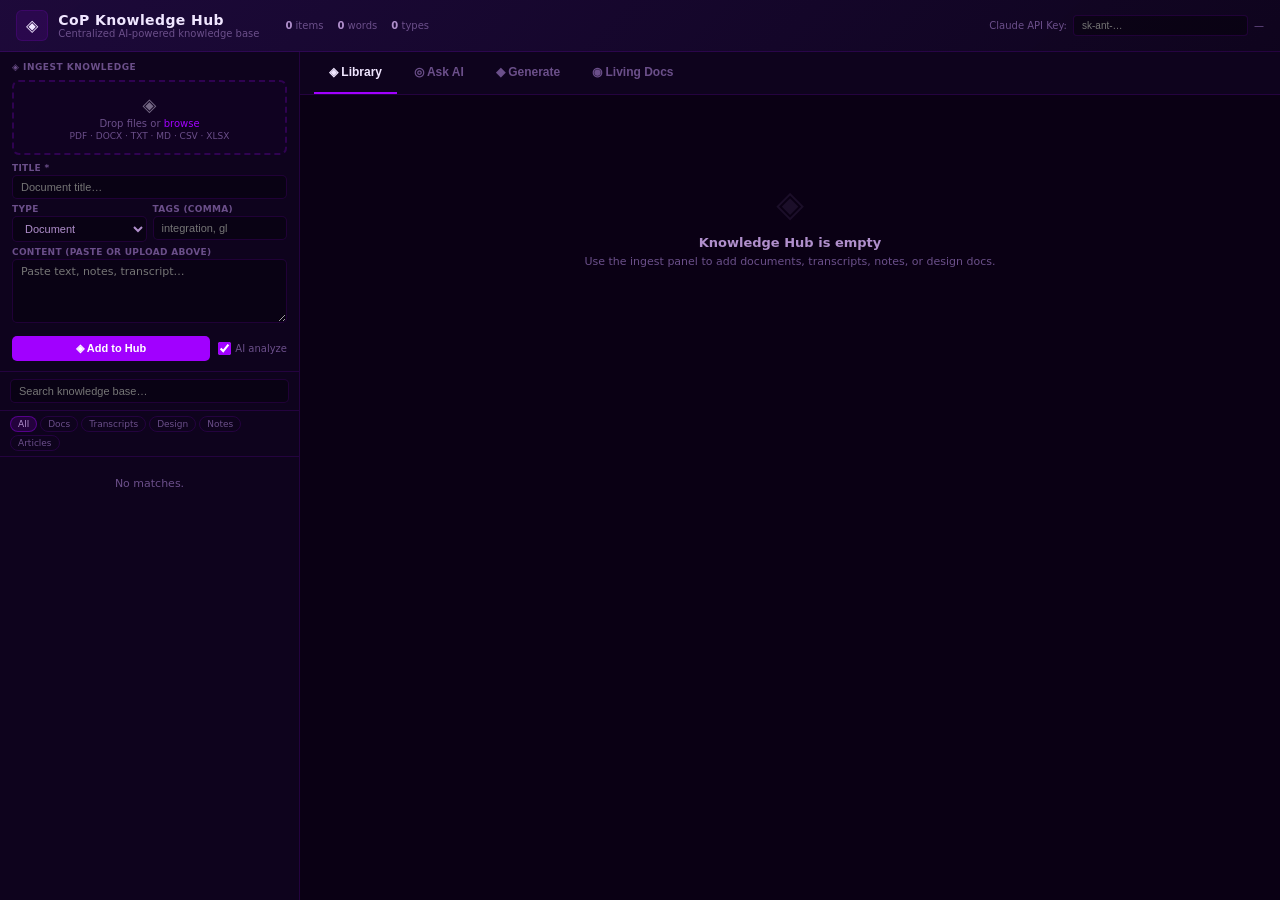
<file: assets/files/ai/solutions/11_knowledge_hub.html>
<!DOCTYPE html>
<html lang="en">
<head>
<meta charset="UTF-8">
<meta name="viewport" content="width=device-width,initial-scale=1.0">
<title>CoP Knowledge Hub</title>
<style>
:root {
  --bg-body:#0a0014;--bg-card:rgba(20,5,40,0.85);--bg-panel:rgba(15,4,30,0.9);
  --border:rgba(161,0,255,0.15);--border-hi:rgba(161,0,255,0.4);
  --accent:#A100FF;--blue:#818cf8;--green:#4ade80;--amber:#fbbf24;--red:#f87171;
  --text:#f0e6ff;--text-muted:#b08fcc;--text-dim:#6b4f8a;
  --metal:linear-gradient(135deg,rgba(30,10,60,0.95),rgba(15,4,30,0.98));
}
*,*::before,*::after{box-sizing:border-box;margin:0;padding:0;}
html,body{height:100%;background:var(--bg-body);color:var(--text);font-family:'Segoe UI',system-ui,sans-serif;overflow:hidden;}
.app{display:grid;grid-template-rows:52px 1fr;grid-template-columns:300px 1fr;height:100vh;}

/* ── Header ── */
.hdr{grid-column:1/-1;background:var(--metal);border-bottom:1px solid var(--border);display:flex;align-items:center;padding:0 16px;gap:10px;flex-shrink:0;}
.hdr-icon{font-size:16px;padding:5px 9px;background:rgba(161,0,255,0.1);border:1px solid var(--border);border-radius:6px;}
.hdr-title{font-size:14px;font-weight:800;letter-spacing:0.4px;}
.hdr-sub{font-size:10px;color:var(--text-dim);}
.hdr-stats{display:flex;gap:14px;margin-left:16px;}
.hstat{font-size:10px;color:var(--text-dim);}
.hstat strong{color:var(--text-muted);}
.api-row{display:flex;align-items:center;gap:6px;margin-left:auto;}
.api-label{font-size:10px;color:var(--text-dim);}
.api-input{background:rgba(0,0,0,0.35);border:1px solid var(--border);border-radius:4px;color:var(--text-muted);font-size:10px;padding:4px 8px;width:175px;}
.api-input:focus{outline:none;border-color:var(--border-hi);}
.api-status{font-size:10px;color:var(--text-dim);}

/* ── Left Panel ── */
.left{background:var(--bg-panel);border-right:1px solid var(--border);display:flex;flex-direction:column;overflow:hidden;}

/* Ingest */
.ing-wrap{padding:10px 12px;border-bottom:1px solid var(--border);flex-shrink:0;}
.ing-head{font-size:9px;font-weight:700;text-transform:uppercase;letter-spacing:0.5px;color:var(--text-dim);margin-bottom:8px;}
.drop-zone{border:2px dashed rgba(161,0,255,0.22);border-radius:7px;padding:12px;text-align:center;cursor:pointer;transition:border-color .18s,background .18s;background:rgba(161,0,255,0.02);margin-bottom:8px;}
.drop-zone:hover,.drop-zone.dg{border-color:var(--border-hi);background:rgba(161,0,255,0.06);}
.dz-icon{font-size:18px;opacity:0.45;margin-bottom:3px;}
.dz-text{font-size:10px;color:var(--text-dim);}
.dz-text span{color:var(--accent);}
#fileInput{display:none;}
.if,.isel,.ita{background:rgba(0,0,0,0.3);border:1px solid var(--border);border-radius:5px;color:var(--text-muted);font-size:11px;padding:5px 8px;width:100%;}
.if:focus,.isel:focus,.ita:focus{outline:none;border-color:var(--border-hi);color:var(--text);}
.isel option{background:#1a0530;}
.ita{resize:vertical;min-height:64px;font-family:inherit;}
.irow{display:grid;grid-template-columns:1fr 1fr;gap:6px;}
.ilbl{font-size:9px;color:var(--text-dim);margin-bottom:2px;font-weight:700;text-transform:uppercase;letter-spacing:0.3px;}
.ing-form{display:flex;flex-direction:column;gap:5px;}
.ing-actions{display:flex;align-items:center;gap:8px;margin-top:4px;}
.btn-p{background:var(--accent);border:none;border-radius:5px;color:#fff;font-size:11px;font-weight:700;padding:6px 12px;cursor:pointer;flex:1;transition:opacity .15s;}
.btn-p:hover{opacity:0.85;}
.btn-p:disabled{opacity:0.35;cursor:not-allowed;}
.btn-p.editing{background:var(--amber);}
.ai-chk{display:flex;align-items:center;gap:4px;font-size:10px;color:var(--text-dim);cursor:pointer;white-space:nowrap;}
.ai-chk input{accent-color:var(--accent);}
.edit-banner{background:rgba(251,191,36,0.07);border:1px solid rgba(251,191,36,0.22);border-radius:5px;padding:5px 9px;font-size:10px;color:var(--amber);display:flex;align-items:center;justify-content:space-between;margin-bottom:4px;}
.cancel-edit{background:transparent;border:none;color:var(--amber);font-size:10px;cursor:pointer;padding:0;text-decoration:underline;}

/* Lib list */
.lib-search-wrap{padding:7px 10px;border-bottom:1px solid var(--border);flex-shrink:0;}
.lib-search{background:rgba(0,0,0,0.3);border:1px solid var(--border);border-radius:5px;color:var(--text-muted);font-size:11px;padding:5px 8px;width:100%;}
.lib-search:focus{outline:none;border-color:var(--border-hi);color:var(--text);}
.type-pills{display:flex;flex-wrap:wrap;gap:3px;padding:5px 10px;border-bottom:1px solid var(--border);flex-shrink:0;}
.tpill{font-size:9px;padding:2px 7px;border-radius:99px;cursor:pointer;border:1px solid var(--border);color:var(--text-dim);transition:all .12s;}
.tpill.on{background:rgba(161,0,255,0.14);border-color:var(--border-hi);color:var(--text-muted);}
.lib-list{flex:1;overflow-y:auto;padding:6px;display:flex;flex-direction:column;gap:4px;}
.li-item{background:rgba(0,0,0,0.18);border:1px solid var(--border);border-radius:6px;padding:7px 9px;cursor:pointer;transition:border-color .12s,background .12s;}
.li-item:hover{border-color:rgba(161,0,255,0.28);background:rgba(161,0,255,0.04);}
.li-item.on{border-color:var(--accent);background:rgba(161,0,255,0.08);}
.li-title{font-size:11px;font-weight:600;color:var(--text);white-space:nowrap;overflow:hidden;text-overflow:ellipsis;margin-bottom:3px;}
.li-meta{display:flex;align-items:center;gap:5px;}
.li-type{font-size:9px;padding:1px 5px;border-radius:3px;background:rgba(161,0,255,0.1);color:var(--text-muted);}
.li-date{font-size:9px;color:var(--text-dim);margin-left:auto;}
.li-preview{font-size:10px;color:var(--text-dim);margin-top:3px;display:-webkit-box;-webkit-line-clamp:2;-webkit-box-orient:vertical;overflow:hidden;}

/* ── Main Panel ── */
.main{display:flex;flex-direction:column;overflow:hidden;}
.tab-bar{display:flex;background:var(--bg-panel);border-bottom:1px solid var(--border);padding:0 14px;gap:2px;flex-shrink:0;}
.tab-btn{background:transparent;border:none;color:var(--text-dim);font-size:12px;font-weight:600;padding:13px 15px;cursor:pointer;border-bottom:2px solid transparent;transition:color .12s,border-color .12s;}
.tab-btn.on{color:var(--text);border-bottom-color:var(--accent);}
.tab-btn:hover:not(.on){color:var(--text-muted);}
.main-body{flex:1;overflow:hidden;position:relative;}

/* Library view */
.lib-view{position:absolute;inset:0;overflow-y:auto;padding:18px;}

/* Cards grid */
.card-grid{display:grid;grid-template-columns:repeat(auto-fill,minmax(255px,1fr));gap:12px;}
.kb-card{background:var(--bg-card);border:1px solid var(--border);border-radius:9px;padding:13px;cursor:pointer;transition:border-color .15s,box-shadow .15s;}
.kb-card:hover{border-color:rgba(161,0,255,0.38);box-shadow:0 4px 18px rgba(161,0,255,0.1);}
.kb-card-icon{font-size:18px;margin-bottom:7px;}
.kb-card-title{font-size:13px;font-weight:700;color:var(--text);margin-bottom:3px;}
.kb-card-type{font-size:9px;padding:1px 6px;border-radius:3px;background:rgba(161,0,255,0.1);color:var(--text-muted);display:inline-block;margin-bottom:6px;}
.kb-card-sum{font-size:11px;color:var(--text-dim);line-height:1.55;display:-webkit-box;-webkit-line-clamp:3;-webkit-box-orient:vertical;overflow:hidden;margin-bottom:7px;}
.kb-card-foot{display:flex;align-items:center;justify-content:space-between;}
.kb-tags{display:flex;flex-wrap:wrap;gap:3px;}
.kb-tag{font-size:9px;padding:1px 5px;border-radius:3px;background:rgba(255,255,255,0.04);color:var(--text-dim);}
.kb-date{font-size:9px;color:var(--text-dim);white-space:nowrap;}

/* Detail view */
.detail-view{position:absolute;inset:0;overflow-y:auto;padding:18px;display:none;}
.detail-view.vis{display:block;}
.back-btn{background:transparent;border:1px solid var(--border);border-radius:5px;color:var(--text-dim);font-size:11px;padding:4px 11px;cursor:pointer;margin-bottom:13px;transition:all .12s;}
.back-btn:hover{border-color:var(--border-hi);color:var(--text-muted);}
.det-hdr{display:flex;align-items:flex-start;gap:11px;margin-bottom:16px;}
.det-icon{font-size:22px;padding:7px;background:rgba(161,0,255,0.08);border:1px solid var(--border);border-radius:7px;flex-shrink:0;}
.det-title{font-size:17px;font-weight:800;color:var(--text);margin-bottom:4px;}
.det-meta{display:flex;flex-wrap:wrap;gap:5px;align-items:center;}
.det-badge{font-size:10px;padding:2px 7px;border-radius:4px;background:rgba(161,0,255,0.1);color:var(--text-muted);border:1px solid rgba(161,0,255,0.2);}
.det-date{font-size:10px;color:var(--text-dim);}
.det-actions{display:flex;gap:5px;margin-left:auto;flex-shrink:0;flex-wrap:wrap;justify-content:flex-end;}
.act-btn{background:transparent;border:1px solid var(--border);border-radius:4px;color:var(--text-dim);font-size:10px;padding:4px 9px;cursor:pointer;transition:all .12s;}
.act-btn:hover{border-color:var(--border-hi);color:var(--text-muted);}
.act-btn.del:hover{border-color:var(--red);color:var(--red);}
.act-btn.edit-btn:hover{border-color:var(--amber);color:var(--amber);}
.det-sec{margin-bottom:18px;}
.det-sec-title{font-size:9px;font-weight:700;text-transform:uppercase;letter-spacing:0.5px;color:var(--text-dim);margin-bottom:7px;padding-bottom:4px;border-bottom:1px solid var(--border);}
.sum-box{font-size:13px;color:var(--text-muted);line-height:1.65;background:rgba(161,0,255,0.04);border-radius:6px;padding:11px;border:1px solid var(--border);}
.kp-list{list-style:none;display:flex;flex-direction:column;gap:4px;}
.kp-item{font-size:12px;color:var(--text-muted);padding:5px 10px;background:rgba(0,0,0,0.2);border-radius:4px;border-left:2px solid var(--accent);}
.tags-row{display:flex;flex-wrap:wrap;gap:4px;}
.tag-chip{font-size:10px;padding:2px 7px;border-radius:4px;background:rgba(161,0,255,0.08);border:1px solid rgba(161,0,255,0.2);color:var(--text-muted);}
.raw-toggle{background:transparent;border:1px solid var(--border);border-radius:4px;color:var(--text-dim);font-size:10px;padding:4px 11px;cursor:pointer;width:100%;text-align:left;margin-bottom:5px;}
.raw-toggle:hover{border-color:var(--border-hi);}
.raw-pre{background:rgba(0,0,0,0.25);border:1px solid var(--border);border-radius:6px;padding:11px;font-size:10px;color:var(--text-dim);white-space:pre-wrap;word-break:break-word;max-height:280px;overflow-y:auto;display:none;font-family:monospace;line-height:1.6;}
.raw-pre.vis{display:block;}

/* Ask view */
.ask-view{position:absolute;inset:0;display:none;flex-direction:column;padding:14px;gap:10px;}
.ask-view.vis{display:flex;}
.scope-row{display:flex;align-items:center;gap:8px;flex-shrink:0;}
.scope-lbl{font-size:11px;color:var(--text-dim);white-space:nowrap;}
.scope-sel{background:rgba(0,0,0,0.3);border:1px solid var(--border);border-radius:5px;color:var(--text-muted);font-size:11px;padding:4px 8px;flex:1;}
.scope-sel option{background:#1a0530;}
.chat-win{flex:1;overflow-y:auto;display:flex;flex-direction:column;gap:9px;background:rgba(0,0,0,0.14);border-radius:8px;border:1px solid var(--border);padding:13px;}
.cm{max-width:86%;}
.cm.usr{align-self:flex-end;}
.cm.ast{align-self:flex-start;}
.cm.sys{align-self:center;max-width:100%;text-align:center;}
.cb{padding:9px 13px;border-radius:9px;font-size:12px;line-height:1.65;}
.cm.usr .cb{background:rgba(161,0,255,0.14);border:1px solid rgba(161,0,255,0.25);color:var(--text);border-radius:9px 9px 2px 9px;}
.cm.ast .cb{background:rgba(0,0,0,0.28);border:1px solid var(--border);color:var(--text-muted);border-radius:9px 9px 9px 2px;}
.cm.sys .cb{background:transparent;border:none;color:var(--text-dim);font-size:11px;font-style:italic;}
.cb h2{font-size:13px;color:var(--text);margin:8px 0 4px;}
.cb h3{font-size:12px;color:var(--text-muted);font-weight:700;margin:6px 0 3px;}
.cb ul,.cb ol{padding-left:16px;margin:4px 0;}
.cb li{margin-bottom:2px;}
.cb code{background:rgba(0,0,0,0.3);padding:1px 4px;border-radius:3px;font-size:10px;font-family:monospace;}
.cb strong{color:var(--text);}
.chat-in-row{display:flex;gap:7px;flex-shrink:0;}
.chat-ta{flex:1;background:rgba(0,0,0,0.3);border:1px solid var(--border);border-radius:6px;color:var(--text);font-size:12px;padding:7px 11px;resize:none;font-family:inherit;transition:border-color .12s;}
.chat-ta:focus{outline:none;border-color:var(--border-hi);}
.send-btn{background:var(--accent);border:none;border-radius:6px;color:#fff;font-size:12px;font-weight:700;padding:8px 15px;cursor:pointer;transition:opacity .15s;white-space:nowrap;}
.send-btn:hover{opacity:0.85;}
.send-btn:disabled{opacity:0.4;cursor:not-allowed;}

/* Generate view */
.gen-view{position:absolute;inset:0;display:none;overflow:hidden;}
.gen-view.vis{display:flex;}
.gen-left{width:255px;flex-shrink:0;border-right:1px solid var(--border);padding:14px;display:flex;flex-direction:column;gap:9px;overflow-y:auto;}
.gen-right{flex:1;display:flex;flex-direction:column;overflow:hidden;padding:14px;gap:10px;}
.glbl{font-size:9px;font-weight:700;text-transform:uppercase;letter-spacing:0.4px;color:var(--text-dim);margin-bottom:3px;}
.gsel,.ginput,.gta{background:rgba(0,0,0,0.3);border:1px solid var(--border);border-radius:5px;color:var(--text-muted);font-size:11px;padding:5px 8px;width:100%;}
.gsel option,.gsel:focus,.ginput:focus,.gta:focus{background:#1a0530;outline:none;border-color:var(--border-hi);color:var(--text);}
.gta{resize:vertical;min-height:55px;font-family:inherit;}
.gen-btn{background:var(--accent);border:none;border-radius:6px;color:#fff;font-size:12px;font-weight:700;padding:9px;cursor:pointer;width:100%;transition:opacity .15s;}
.gen-btn:hover{opacity:0.85;}
.gen-btn:disabled{opacity:0.4;cursor:not-allowed;}
.ttcard{padding:7px 9px;border-radius:5px;border:1px solid var(--border);cursor:pointer;transition:all .12s;margin-bottom:3px;}
.ttcard:hover{border-color:rgba(161,0,255,0.3);background:rgba(161,0,255,0.04);}
.ttcard.on{border-color:var(--accent);background:rgba(161,0,255,0.1);}
.ttcard-name{font-size:11px;font-weight:700;color:var(--text-muted);}
.ttcard-desc{font-size:9px;color:var(--text-dim);margin-top:1px;}
.gen-out{flex:1;overflow-y:auto;background:rgba(0,0,0,0.18);border:1px solid var(--border);border-radius:8px;padding:15px;}
.gen-out-hdr{display:flex;align-items:center;justify-content:space-between;margin-bottom:11px;padding-bottom:7px;border-bottom:1px solid var(--border);flex-wrap:wrap;gap:6px;}
.gen-out-title{font-size:13px;font-weight:700;color:var(--text);}
.gen-out-acts{display:flex;gap:5px;flex-wrap:wrap;}
.gen-out-acts button{background:transparent;border:1px solid var(--border);border-radius:4px;color:var(--text-dim);font-size:10px;padding:3px 9px;cursor:pointer;transition:all .12s;}
.gen-out-acts button:hover{border-color:var(--border-hi);color:var(--text-muted);}
.gen-out-acts .exp-word:hover{border-color:#4472c4;color:#4472c4;}
.gen-out-acts .exp-pdf:hover{border-color:var(--red);color:var(--red);}
.gen-out-acts .exp-xlsx:hover{border-color:var(--green);color:var(--green);}
.gen-out-acts .exp-ppt:hover{border-color:var(--amber);color:var(--amber);}
.gen-out-body{font-size:12px;color:var(--text-muted);line-height:1.75;}
.gen-out-body h1{font-size:16px;color:var(--text);margin:12px 0 5px;}
.gen-out-body h2{font-size:14px;color:var(--text);margin:10px 0 4px;border-bottom:1px solid var(--border);padding-bottom:3px;}
.gen-out-body h3{font-size:12px;color:var(--text-muted);font-weight:700;margin:7px 0 3px;}
.gen-out-body ul,.gen-out-body ol{padding-left:18px;margin:4px 0 8px;}
.gen-out-body li{margin-bottom:2px;}
.gen-out-body strong{color:var(--text);}
.gen-out-body code{background:rgba(0,0,0,0.35);padding:1px 5px;border-radius:3px;font-family:monospace;font-size:10px;}
.gen-out-body table{border-collapse:collapse;width:100%;margin:8px 0;font-size:11px;}
.gen-out-body th{background:rgba(161,0,255,0.1);color:var(--text-muted);padding:5px 9px;text-align:left;border:1px solid var(--border);}
.gen-out-body td{padding:5px 9px;border:1px solid var(--border);color:var(--text-dim);}
.gen-empty{text-align:center;padding:50px 20px;color:var(--text-dim);}
.gen-empty-icon{font-size:28px;opacity:0.2;margin-bottom:9px;}

/* Living Docs view */
.live-view{position:absolute;inset:0;display:none;overflow-y:auto;padding:16px;}
.live-view.vis{display:block;}
.live-grid{display:flex;flex-direction:column;gap:14px;}
.live-area{background:var(--bg-card);border:1px solid var(--border);border-radius:10px;overflow:hidden;}
.live-area-hdr{display:flex;align-items:flex-start;justify-content:space-between;padding:12px 16px;border-bottom:1px solid var(--border);background:rgba(0,0,0,0.25);gap:10px;flex-wrap:wrap;}
.live-area-title{font-size:14px;font-weight:800;color:var(--text);margin-bottom:3px;}
.live-area-meta{font-size:10px;color:var(--text-dim);}
.live-act-row{display:flex;align-items:center;gap:5px;flex-wrap:wrap;flex-shrink:0;}
.live-refresh{background:rgba(161,0,255,0.12);border:1px solid var(--border-hi);border-radius:5px;color:var(--text-muted);font-size:11px;font-weight:700;padding:5px 11px;cursor:pointer;transition:all .12s;white-space:nowrap;}
.live-refresh:hover{background:rgba(161,0,255,0.22);}
.live-refresh:disabled{opacity:0.4;cursor:not-allowed;}
.exp-btn{background:rgba(255,255,255,0.04);border:1px solid var(--border);border-radius:4px;color:var(--text-dim);font-size:10px;padding:4px 9px;cursor:pointer;transition:all .12s;white-space:nowrap;}
.exp-btn:hover{border-color:var(--border-hi);color:var(--text-muted);}
.exp-btn.exp-word:hover{border-color:#4472c4;color:#4472c4;}
.exp-btn.exp-pdf:hover{border-color:var(--red);color:var(--red);}
.exp-btn.exp-xlsx:hover{border-color:var(--green);color:var(--green);}
.exp-btn.exp-ppt:hover{border-color:var(--amber);color:var(--amber);}
.live-body{padding:16px;}
.live-empty{text-align:center;padding:28px;color:var(--text-dim);font-size:11px;}
.live-empty-icon{font-size:22px;opacity:0.25;margin-bottom:6px;}
.live-content{font-size:12px;color:var(--text-muted);line-height:1.75;}
.live-content h1{font-size:15px;color:var(--text);margin:10px 0 5px;}
.live-content h2{font-size:13px;color:var(--text);margin:9px 0 4px;border-bottom:1px solid var(--border);padding-bottom:3px;}
.live-content h3{font-size:12px;color:var(--text-muted);font-weight:700;margin:6px 0 3px;}
.live-content ul,.live-content ol{padding-left:18px;margin:4px 0 8px;}
.live-content li{margin-bottom:2px;}
.live-content strong{color:var(--text);}
.live-content code{background:rgba(0,0,0,0.35);padding:1px 5px;border-radius:3px;font-family:monospace;font-size:10px;}
.live-content table{border-collapse:collapse;width:100%;margin:8px 0;font-size:11px;}
.live-content th{background:rgba(161,0,255,0.1);color:var(--text-muted);padding:5px 9px;text-align:left;border:1px solid var(--border);}
.live-content td{padding:5px 9px;border:1px solid var(--border);color:var(--text-dim);}

/* Shared */
.empty-state{text-align:center;padding:70px 20px;color:var(--text-dim);}
.empty-icon{font-size:36px;opacity:0.18;margin-bottom:11px;}
.empty-title{font-size:13px;font-weight:700;color:var(--text-muted);margin-bottom:5px;}
.empty-sub{font-size:11px;}
.spin{display:inline-flex;align-items:center;gap:5px;font-size:10px;color:var(--amber);}
.ring{width:8px;height:8px;border:1.5px solid rgba(251,191,36,0.3);border-top-color:var(--amber);border-radius:50%;animation:spin .7s linear infinite;}
@keyframes spin{to{transform:rotate(360deg);}}
.loading{display:flex;align-items:center;justify-content:center;flex-direction:column;gap:11px;padding:60px;color:var(--text-dim);}
.lring{width:30px;height:30px;border:3px solid rgba(161,0,255,0.14);border-top-color:var(--accent);border-radius:50%;animation:spin .8s linear infinite;}
.toast{position:fixed;bottom:18px;right:18px;background:rgba(20,5,40,0.96);border:1px solid var(--border-hi);border-radius:7px;padding:9px 14px;font-size:12px;color:var(--text-muted);z-index:999;animation:fi .2s;}
.toast.ok{border-color:rgba(74,222,128,0.4);color:var(--green);}
.toast.err{border-color:rgba(248,113,113,0.4);color:var(--red);}
@keyframes fi{from{opacity:0;transform:translateY(7px);}to{opacity:1;transform:translateY(0);}}
::-webkit-scrollbar{width:4px;height:4px;}
::-webkit-scrollbar-track{background:transparent;}
::-webkit-scrollbar-thumb{background:rgba(161,0,255,0.28);border-radius:99px;}
</style>
</head>
<body>
<div class="app">

<!-- HEADER -->
<header class="hdr">
  <div class="hdr-icon">◈</div>
  <div>
    <div class="hdr-title">CoP Knowledge Hub</div>
    <div class="hdr-sub">Centralized AI-powered knowledge base</div>
  </div>
  <div class="hdr-stats">
    <div class="hstat"><strong id="sItems">0</strong> items</div>
    <div class="hstat"><strong id="sWords">0</strong> words</div>
    <div class="hstat"><strong id="sTypes">0</strong> types</div>
  </div>
  <div class="api-row">
    <span class="api-label">Claude API Key:</span>
    <input type="password" class="api-input" id="apiKey" placeholder="sk-ant-…" oninput="saveKey(this.value)">
    <span class="api-status" id="apiStat">—</span>
  </div>
</header>

<!-- LEFT PANEL -->
<aside class="left">
  <div class="ing-wrap">
    <div class="ing-head">◈ Ingest Knowledge</div>
    <div class="drop-zone" id="dz" onclick="document.getElementById('fileInput').click()"
         ondragover="handleDO(event)" ondrop="handleDrop(event)" ondragleave="this.classList.remove('dg')">
      <div class="dz-icon">◈</div>
      <div class="dz-text">Drop files or <span>browse</span></div>
      <div class="dz-text" style="font-size:9px;margin-top:2px">PDF · DOCX · TXT · MD · CSV · XLSX</div>
    </div>
    <input type="file" id="fileInput" multiple accept=".txt,.md,.pdf,.docx,.csv,.xlsx" onchange="handleFiles(this.files)">
    <div id="editBanner" class="edit-banner" style="display:none">
      <span>✏ Editing existing item</span>
      <button class="cancel-edit" onclick="cancelEdit()">Cancel</button>
    </div>
    <div class="ing-form">
      <div><div class="ilbl">Title *</div><input class="if" id="iTitle" placeholder="Document title…"></div>
      <div class="irow">
        <div>
          <div class="ilbl">Type</div>
          <select class="isel" id="iType">
            <option value="document">Document</option>
            <option value="transcript">Transcript</option>
            <option value="design_doc">Design Doc</option>
            <option value="note">Note</option>
            <option value="article">Article</option>
            <option value="worksheet">Worksheet</option>
            <option value="other">Other</option>
          </select>
        </div>
        <div>
          <div class="ilbl">Tags (comma)</div>
          <input class="if" id="iTags" placeholder="integration, gl">
        </div>
      </div>
      <div><div class="ilbl">Content (paste or upload above)</div>
        <textarea class="ita" id="iContent" placeholder="Paste text, notes, transcript…"></textarea>
      </div>
      <div class="ing-actions">
        <button class="btn-p" id="ingestBtn" onclick="doIngest()">◈ Add to Hub</button>
        <label class="ai-chk"><input type="checkbox" id="autoAI" checked> AI analyze</label>
      </div>
    </div>
  </div>

  <div class="lib-search-wrap">
    <input class="lib-search" id="lSearch" placeholder="Search knowledge base…" oninput="renderAll()">
  </div>
  <div class="type-pills" id="typePills">
    <span class="tpill on" data-t="all" onclick="setFilter('all')">All</span>
    <span class="tpill" data-t="document" onclick="setFilter('document')">Docs</span>
    <span class="tpill" data-t="transcript" onclick="setFilter('transcript')">Transcripts</span>
    <span class="tpill" data-t="design_doc" onclick="setFilter('design_doc')">Design</span>
    <span class="tpill" data-t="note" onclick="setFilter('note')">Notes</span>
    <span class="tpill" data-t="article" onclick="setFilter('article')">Articles</span>
  </div>
  <div class="lib-list" id="libList"></div>
</aside>

<!-- MAIN -->
<main class="main">
  <div class="tab-bar">
    <button class="tab-btn on" onclick="switchTab('lib')">◈ Library</button>
    <button class="tab-btn" onclick="switchTab('ask')">◎ Ask AI</button>
    <button class="tab-btn" onclick="switchTab('gen')">◆ Generate</button>
    <button class="tab-btn" onclick="switchTab('live')">◉ Living Docs</button>
  </div>
  <div class="main-body">

    <!-- Library -->
    <div class="lib-view" id="libView"></div>
    <div class="detail-view" id="detailView"></div>

    <!-- Ask -->
    <div class="ask-view" id="askView">
      <div class="scope-row">
        <span class="scope-lbl">Knowledge scope:</span>
        <select class="scope-sel" id="askScope">
          <option value="all">Full content + summaries</option>
          <option value="sum">Summaries only (faster)</option>
        </select>
      </div>
      <div class="chat-win" id="chatWin">
        <div class="cm sys"><div class="cb">Ask anything — I'll answer using your ingested knowledge. More items = better answers.</div></div>
      </div>
      <div class="chat-in-row">
        <textarea class="chat-ta" id="chatIn" rows="2" placeholder="Ask a question about the knowledge base…" onkeydown="chatKey(event)"></textarea>
        <button class="send-btn" id="sendBtn" onclick="doAsk()">Send</button>
      </div>
    </div>

    <!-- Generate -->
    <div class="gen-view" id="genView">
      <div class="gen-left">
        <div>
          <div class="glbl">Template Type</div>
          <div id="ttList"></div>
        </div>
        <div><div class="glbl">Knowledge Scope</div>
          <select class="gsel" id="gScope">
            <option value="all">Full content + summaries</option>
            <option value="sum">Summaries only</option>
          </select>
        </div>
        <div><div class="glbl">Topic / Focus (optional)</div>
          <input class="ginput" id="gTopic" placeholder="e.g. GL journal entry integration">
        </div>
        <div><div class="glbl">Additional Context</div>
          <textarea class="gta" id="gCtx" placeholder="Specific requirements…"></textarea>
        </div>
        <button class="gen-btn" id="genBtn" onclick="doGenerate()">◆ Generate</button>
      </div>
      <div class="gen-right">
        <div class="gen-out" id="genOut">
          <div class="gen-empty">
            <div class="gen-empty-icon">◆</div>
            <div style="font-size:13px;font-weight:700;color:var(--text-muted);margin-bottom:5px">Select a template type and click Generate</div>
            <div style="font-size:11px">Claude will build a complete template from your knowledge base</div>
          </div>
        </div>
      </div>
    </div>

    <!-- Living Docs -->
    <div class="live-view" id="liveView">
      <div class="live-grid" id="liveGrid"></div>
    </div>

  </div>
</main>
</div>

<script>
const SK = 'cop_kb_v1', AK = 'cop_kb_apikey';
const MODEL = 'claude-opus-4-8';
const ICONS = {transcript:'🎙',document:'▣',design_doc:'◈',note:'◎',article:'◆',worksheet:'▥',other:'◫'};
const TMPL = [
  {id:'bp',     name:'Best Practice Guide',          desc:'Recommendations and patterns from your knowledge'},
  {id:'sdd',    name:'Solution Design Document',     desc:'Technical SDD with architecture and config'},
  {id:'dg',     name:'Data Gathering Worksheet',     desc:'Structured client questionnaire'},
  {id:'strat',  name:'Project Strategy Document',    desc:'Goals, approach, risks, and timeline'},
  {id:'intpat', name:'Integration Design Pattern',   desc:'Standard integration specs and config'},
  {id:'conv',   name:'Conversion Mapping Template',  desc:'Field mapping, transformation, validation'},
  {id:'rpt',    name:'Report Design Specification',  desc:'Report layout, data source, and security'},
  {id:'risk',   name:'Risk Register',                desc:'Risks, impacts, and mitigations'},
  {id:'test',   name:'Test Plan Template',           desc:'Test scenarios, scripts, acceptance criteria'},
  {id:'arch',   name:'Architecture Guide',           desc:'Architecture decisions and patterns'},
  {id:'train',  name:'Client Training Guide',        desc:'Step-by-step end-user training material'},
  {id:'gl',     name:'Go-Live Checklist',            desc:'Cutover tasks, rollback, and sign-off'},
];

const LIVE_AREAS = {
  dc:{
    key:'cop_kb_living_dc',
    title:'Data Conversion Best Practices',
    icon:'⬡',
    tags:['conversion','data conversion','iload','migration','mapping','extract','transform','load','legacy','erp','cutover','mock load','parallel','reconcil'],
    prompt:'Create a comprehensive, living best practices guide for Workday Finance Data Conversion. Cover: iLoad preparation and field mapping, legacy data extraction and cleansing, transformation logic, mock load strategy, error handling and reconciliation, parallel testing, cutover sequencing, and rollback procedures. Format with clear H2 sections, bullet points, tables where helpful, and practical tips. Make it immediately useful for a consultant on a real engagement.'
  },
  int:{
    key:'cop_kb_living_int',
    title:'Integrations Best Practices',
    icon:'⬡',
    tags:['integration','studio','eis','core connector','api','web service','rest','soap','cci','bp','business process','middleware','etl','isg','error','raas','prism'],
    prompt:'Create a comprehensive, living best practices guide for Workday Finance Integrations. Cover: integration strategy and pattern selection (Core Connectors vs Studio vs API), ISU and security setup, Studio development standards, error handling and monitoring, testing approach (SIT/UAT), performance considerations, cross-workstream dependencies, and production deployment. Include a section on common pitfalls and how to avoid them. Format with clear H2 sections, tables, and practical examples.'
  },
  rpt:{
    key:'cop_kb_living_rpt',
    title:'Report Deployment Best Practices',
    icon:'⬡',
    tags:['report','reporting','prism','dashboard','analytics','composite','matrix','simple','advanced','security group','sharing','birt','calculated field','filter','prompt','worker security'],
    prompt:'Create a comprehensive, living best practices guide for Workday Finance Report Deployment. Cover: report type selection (Simple, Advanced, Matrix, Composite, Prism), security group design and worker security, calculated fields and business objects, filter and prompt design, dashboard layout and performance, UAT and sign-off processes, production publishing, and ongoing maintenance. Include tips for naming conventions, version control, and client training. Format with clear H2 sections, tables, and practical guidance.'
  }
};

let S = {items:[], tab:'lib', selId:null, filter:'all', tmpl:null, chat:[]};
let _editId = null;

// ── Persistence ──
function save(){localStorage.setItem(SK,JSON.stringify(S.items));}
function load(){try{S.items=JSON.parse(localStorage.getItem(SK)||'[]');}catch{S.items=[];}}
function saveKey(v){localStorage.setItem(AK,v);updKeyStatus();}
function getKey(){return localStorage.getItem(AK)||document.getElementById('apiKey')?.value?.trim()||'';}
function updKeyStatus(){const k=getKey(),el=document.getElementById('apiStat');if(el){el.textContent=k?'✓ Set':'—';el.style.color=k?'var(--green)':'var(--text-dim)';}}
function getLiving(area){try{return JSON.parse(localStorage.getItem(LIVE_AREAS[area].key)||'null')||null;}catch{return null;}}
function saveLiving(area,data){localStorage.setItem(LIVE_AREAS[area].key,JSON.stringify(data));}

// ── Claude ──
async function claude(sys, usr, max=3000){
  const k=getKey();
  if(!k){toast('Enter API key to use AI features','err');return null;}
  const r=await fetch('https://api.anthropic.com/v1/messages',{
    method:'POST',
    headers:{'x-api-key':k,'anthropic-version':'2023-06-01','content-type':'application/json','anthropic-dangerous-direct-browser-access':'true'},
    body:JSON.stringify({model:MODEL,max_tokens:max,system:sys,messages:[{role:'user',content:usr}]})
  });
  if(!r.ok){const t=await r.text();throw new Error(`API ${r.status}: ${t.slice(0,160)}`);}
  return (await r.json()).content[0].text;
}

// ── File handling ──
function handleDO(e){e.preventDefault();document.getElementById('dz').classList.add('dg');}
function handleDrop(e){e.preventDefault();document.getElementById('dz').classList.remove('dg');handleFiles(e.dataTransfer.files);}
async function handleFiles(files){
  if(!files||!files.length)return;
  const f=files[0];
  document.getElementById('iTitle').value=f.name.replace(/\.[^.]+$/,'');
  const ext=f.name.split('.').pop().toLowerCase();
  let txt='';
  try{
    if(['txt','md','csv'].includes(ext)) txt=await readText(f);
    else if(ext==='pdf') txt=await readPDF(f);
    else if(ext==='docx') txt=await readDOCX(f);
    else if(ext==='xlsx') txt=await readXLSX(f);
    else txt=await readText(f);
  }catch(e){toast('Could not read file: '+e.message,'err');return;}
  document.getElementById('iContent').value=txt;
  const tmap={docx:'document',pdf:'document',xlsx:'worksheet',csv:'worksheet',md:'design_doc'};
  if(tmap[ext]) document.getElementById('iType').value=tmap[ext];
}
function readText(f){return new Promise((r,e)=>{const fr=new FileReader();fr.onload=x=>r(x.target.result);fr.onerror=e;fr.readAsText(f);});}
async function readPDF(f){
  if(!window.pdfjsLib)await loadJS('https://cdnjs.cloudflare.com/ajax/libs/pdf.js/3.11.174/pdf.min.js');
  pdfjsLib.GlobalWorkerOptions.workerSrc='https://cdnjs.cloudflare.com/ajax/libs/pdf.js/3.11.174/pdf.worker.min.js';
  const ab=await f.arrayBuffer(),pdf=await pdfjsLib.getDocument({data:ab}).promise;
  let t='';
  for(let i=1;i<=pdf.numPages;i++){const pg=await pdf.getPage(i);const tc=await pg.getTextContent();t+=tc.items.map(s=>s.str).join(' ')+'\n\n';}
  return t;
}
async function readDOCX(f){
  if(!window.mammoth)await loadJS('https://cdnjs.cloudflare.com/ajax/libs/mammoth/1.6.0/mammoth.browser.min.js');
  return (await mammoth.extractRawText({arrayBuffer:await f.arrayBuffer()})).value;
}
async function readXLSX(f){
  if(!window.XLSX)await loadJS('https://cdnjs.cloudflare.com/ajax/libs/xlsx/0.18.5/xlsx.full.min.js');
  const wb=XLSX.read(await f.arrayBuffer(),{type:'array'});
  return wb.SheetNames.map(n=>`=== ${n} ===\n`+XLSX.utils.sheet_to_csv(wb.Sheets[n])).join('\n\n');
}
function loadJS(src){return new Promise((r,e)=>{const s=document.createElement('script');s.src=src;s.onload=r;s.onerror=e;document.head.appendChild(s);});}

// ── Edit mode ──
window.editItem = function(id){
  const it=S.items.find(i=>i.id===id);
  if(!it)return;
  _editId=id;
  document.getElementById('iTitle').value=it.title;
  document.getElementById('iType').value=it.type;
  document.getElementById('iTags').value=(it.tags||[]).join(', ');
  document.getElementById('iContent').value=it.content;
  document.getElementById('editBanner').style.display='flex';
  document.getElementById('ingestBtn').textContent='✏ Save Changes';
  document.getElementById('ingestBtn').classList.add('editing');
  document.querySelector('.ing-wrap').scrollIntoView({behavior:'smooth'});
  toast('Editing item — update fields and click Save Changes','ok');
};

function cancelEdit(){
  _editId=null;
  document.getElementById('iTitle').value='';
  document.getElementById('iTags').value='';
  document.getElementById('iContent').value='';
  document.getElementById('editBanner').style.display='none';
  document.getElementById('ingestBtn').textContent='◈ Add to Hub';
  document.getElementById('ingestBtn').classList.remove('editing');
}

// ── Ingest ──
async function doIngest(){
  const title=document.getElementById('iTitle').value.trim();
  const type=document.getElementById('iType').value;
  const tags=document.getElementById('iTags').value.split(',').map(t=>t.trim()).filter(Boolean);
  const content=document.getElementById('iContent').value.trim();
  if(!title){toast('Enter a title','err');return;}
  if(!content){toast('No content to ingest','err');return;}

  if(_editId){
    // Update existing item
    const item=S.items.find(i=>i.id===_editId);
    if(item){
      item.title=title;item.type=type;item.tags=tags;item.content=content;
      item.wordCount=content.split(/\s+/).filter(Boolean).length;
      item.updatedAt=new Date().toISOString();
      save();cancelEdit();renderAll();toast(`"${title}" updated`,'ok');
      if(document.getElementById('autoAI').checked&&getKey()) analyzeItem(item.id);
      checkLivingHints(tags);
    }
    return;
  }

  const id='kb'+Date.now()+Math.random().toString(36).slice(2,6);
  const item={id,title,type,tags,content,wordCount:content.split(/\s+/).filter(Boolean).length,summary:'',keyPoints:[],createdAt:new Date().toISOString()};
  S.items.unshift(item);
  save();
  document.getElementById('iTitle').value='';
  document.getElementById('iTags').value='';
  document.getElementById('iContent').value='';
  renderAll();
  toast(`"${title}" added`,'ok');
  if(document.getElementById('autoAI').checked&&getKey()) analyzeItem(id);
  checkLivingHints(tags);
}

function checkLivingHints(tags){
  const tl=tags.map(t=>t.toLowerCase());
  const matches=[];
  for(const [area,cfg] of Object.entries(LIVE_AREAS)){
    if(cfg.tags.some(kw=>tl.some(t=>t.includes(kw)||kw.includes(t)))){
      matches.push(cfg.title.replace(' Best Practices',''));
    }
  }
  if(matches.length){
    setTimeout(()=>toast(`Tip: Refresh Living Docs → ${matches.join(', ')} with new content`,'ok'),1200);
  }
}

async function analyzeItem(id){
  const item=S.items.find(i=>i.id===id);
  if(!item)return;
  item._busy=true;renderAll();
  try{
    const snippet=item.content.slice(0,8000);
    const raw=await claude(
      'You are a Workday Finance knowledge analyst. Respond ONLY with valid JSON, no markdown fences.',
      `Analyze and respond with this exact JSON structure:
{"summary":"2-3 sentence executive summary","key_points":["insight 1","insight 2","insight 3","insight 4","insight 5"],"suggested_tags":["tag1","tag2","tag3"]}

Title: ${item.title}\nType: ${item.type}\nContent:\n${snippet}`,
      800
    );
    if(raw){
      const m=raw.match(/\{[\s\S]*\}/);
      if(m){const p=JSON.parse(m[0]);item.summary=p.summary||'';item.keyPoints=p.key_points||[];if(p.suggested_tags)item.tags=[...new Set([...item.tags,...p.suggested_tags])];}
    }
  }catch(e){item.summary=item.content.slice(0,200)+(item.content.length>200?'…':'');}
  delete item._busy;save();renderAll();toast('AI analysis done','ok');
}

// ── Render ──
function renderAll(){updStats();renderList();renderMain();}

function updStats(){
  const its=S.items;
  document.getElementById('sItems').textContent=its.length;
  document.getElementById('sWords').textContent=its.reduce((a,i)=>a+(i.wordCount||0),0).toLocaleString();
  document.getElementById('sTypes').textContent=new Set(its.map(i=>i.type)).size;
}

function filtered(){
  const q=(document.getElementById('lSearch')?.value||'').toLowerCase();
  return S.items.filter(i=>{
    const mt=S.filter==='all'||i.type===S.filter;
    const mq=!q||i.title.toLowerCase().includes(q)||i.content.toLowerCase().includes(q)||i.summary.toLowerCase().includes(q)||i.tags.some(t=>t.toLowerCase().includes(q));
    return mt&&mq;
  });
}

function renderList(){
  const el=document.getElementById('libList'),its=filtered();
  el.innerHTML=its.length?its.map(it=>`
    <div class="li-item${S.selId===it.id?' on':''}" onclick="selItem('${it.id}')">
      <div class="li-title">${ICONS[it.type]||'◫'} ${esc(it.title)}</div>
      <div class="li-meta">
        <span class="li-type">${it.type.replace('_',' ')}</span>
        ${it._busy?'<span class="spin"><span class="ring"></span>Analyzing…</span>':''}
        <span class="li-date">${fdt(it.createdAt)}</span>
      </div>
      ${it.summary?`<div class="li-preview">${esc(it.summary)}</div>`:''}
    </div>`).join('')
  :'<div style="padding:14px;text-align:center;font-size:11px;color:var(--text-dim)">No matches.</div>';
}

function renderMain(){
  if(S.tab==='lib') renderLib();
  if(S.tab==='live') renderLiveView();
}

function renderLib(){
  const lv=document.getElementById('libView'),dv=document.getElementById('detailView');
  if(S.selId){
    lv.style.display='none';dv.classList.add('vis');renderDetail(dv);
  }else{
    dv.classList.remove('vis');lv.style.display='';
    const its=filtered();
    if(!its.length){
      lv.innerHTML=S.items.length===0
        ?`<div class="empty-state"><div class="empty-icon">◈</div><div class="empty-title">Knowledge Hub is empty</div><div class="empty-sub">Use the ingest panel to add documents, transcripts, notes, or design docs.</div></div>`
        :`<div class="empty-state"><div class="empty-icon">◎</div><div class="empty-title">No matches</div><div class="empty-sub">Try a different search or filter.</div></div>`;
      return;
    }
    lv.innerHTML=`<div class="card-grid">${its.map(it=>`
      <div class="kb-card" onclick="selItem('${it.id}')">
        <div class="kb-card-icon">${ICONS[it.type]||'◫'}</div>
        <div class="kb-card-title">${esc(it.title)}</div>
        <div class="kb-card-type">${it.type.replace('_',' ')}</div>
        ${it._busy?'<div class="spin" style="margin-bottom:5px"><span class="ring"></span>AI analyzing…</div>':''}
        <div class="kb-card-sum">${it.summary?esc(it.summary):'<em style="color:var(--text-dim);font-size:10px">No summary yet — add API key and enable AI analyze, or click item to manually analyze</em>'}</div>
        <div class="kb-card-foot">
          <div class="kb-tags">${(it.tags||[]).slice(0,4).map(t=>`<span class="kb-tag">${esc(t)}</span>`).join('')}</div>
          <span class="kb-date">${fdt(it.createdAt)}</span>
        </div>
      </div>`).join('')}</div>`;
  }
}

function renderDetail(el){
  const it=S.items.find(i=>i.id===S.selId);
  if(!it){S.selId=null;renderLib();return;}
  el.innerHTML=`
    <button class="back-btn" onclick="S.selId=null;renderAll()">← Back to Library</button>
    <div class="det-hdr">
      <div class="det-icon">${ICONS[it.type]||'◫'}</div>
      <div style="flex:1;min-width:0">
        <div class="det-title">${esc(it.title)}</div>
        <div class="det-meta">
          <span class="det-badge">${it.type.replace('_',' ')}</span>
          <span class="det-date">${new Date(it.createdAt).toLocaleString()}</span>
          ${it.updatedAt?`<span class="det-date">Updated: ${new Date(it.updatedAt).toLocaleString()}</span>`:''}
          <span class="det-badge">${(it.wordCount||0).toLocaleString()} words</span>
          ${it._busy?'<span class="spin"><span class="ring"></span>Analyzing…</span>':''}
        </div>
      </div>
      <div class="det-actions">
        ${!it.summary&&!it._busy?`<button class="act-btn" onclick="analyzeItem('${it.id}')">◈ Analyze</button>`:''}
        ${it.summary&&!it._busy?`<button class="act-btn" onclick="analyzeItem('${it.id}')">↻ Re-analyze</button>`:''}
        <button class="act-btn edit-btn" onclick="editItem('${it.id}')">✏ Edit</button>
        <button class="act-btn" onclick="cpItem('${it.id}')">Copy</button>
        <button class="act-btn del" onclick="delItem('${it.id}')">Delete</button>
      </div>
    </div>
    ${it.tags?.length?`<div class="det-sec"><div class="det-sec-title">Tags</div><div class="tags-row">${it.tags.map(t=>`<span class="tag-chip">${esc(t)}</span>`).join('')}</div></div>`:''}
    ${it.summary?`<div class="det-sec"><div class="det-sec-title">AI Summary</div><div class="sum-box">${esc(it.summary)}</div></div>`:''}
    ${it.keyPoints?.length?`<div class="det-sec"><div class="det-sec-title">Key Points</div><ul class="kp-list">${it.keyPoints.map(p=>`<li class="kp-item">${esc(p)}</li>`).join('')}</ul></div>`:''}
    <div class="det-sec">
      <div class="det-sec-title">Full Content</div>
      <button class="raw-toggle" onclick="togRaw(this)">▶ Show full content (${(it.wordCount||0).toLocaleString()} words)</button>
      <pre class="raw-pre" id="rp-${it.id}">${esc(it.content)}</pre>
    </div>`;
}

// ── Interaction ──
window.selItem=function(id){S.selId=S.selId===id?null:id;renderAll();};
window.delItem=function(id){
  if(!confirm('Remove this item from the knowledge base?'))return;
  S.items=S.items.filter(i=>i.id!==id);S.selId=null;save();renderAll();toast('Removed','ok');
};
window.cpItem=function(id){const it=S.items.find(i=>i.id===id);if(it)navigator.clipboard.writeText(it.content).then(()=>toast('Copied','ok'));};
window.togRaw=function(btn){const id=S.selId;const el=document.getElementById('rp-'+id);if(!el)return;el.classList.toggle('vis');const wc=(S.items.find(i=>i.id===id)?.wordCount||0).toLocaleString();btn.textContent=el.classList.contains('vis')?'▼ Hide full content':`▶ Show full content (${wc} words)`;};

function setFilter(t){S.filter=t;document.querySelectorAll('.tpill').forEach(p=>p.classList.toggle('on',p.dataset.t===t));renderAll();}

function switchTab(tab){
  S.tab=tab;
  const tabs=['lib','ask','gen','live'];
  document.querySelectorAll('.tab-btn').forEach((b,i)=>b.classList.toggle('on',tabs[i]===tab));
  document.getElementById('libView').style.display=tab==='lib'?'':'none';
  document.getElementById('detailView').classList[tab==='lib'&&S.selId?'add':'remove']('vis');
  document.getElementById('askView').classList[tab==='ask'?'add':'remove']('vis');
  document.getElementById('genView').classList[tab==='gen'?'add':'remove']('vis');
  document.getElementById('liveView').classList[tab==='live'?'add':'remove']('vis');
  if(tab==='lib')renderLib();
  if(tab==='live')renderLiveView();
}

// ── Ask AI ──
function chatKey(e){if(e.key==='Enter'&&!e.shiftKey){e.preventDefault();doAsk();}}

async function doAsk(){
  const inp=document.getElementById('chatIn'),q=inp.value.trim();
  if(!q)return;
  inp.value='';
  addMsg('usr',q);
  const btn=document.getElementById('sendBtn');btn.disabled=true;
  const spin=addMsg('ast','<span class="spin"><span class="ring"></span>Thinking…</span>');
  try{
    const scope=document.getElementById('askScope').value;
    const kb=buildCtx(scope);
    const ans=await claude(
      `You are a Workday Finance technical expert with access to the following knowledge base. Answer accurately based on this content. Use markdown formatting. If info is not in the KB say so.\n\nKNOWLEDGE BASE:\n${kb}`,
      q,2000
    );
    if(!ans){spin.querySelector('.cb').innerHTML='<span style="color:var(--text-dim);font-style:italic">No response — check that your API key is set in the header.</span>';btn.disabled=false;return;}
    spin.querySelector('.cb').innerHTML=mdToHtml(ans);
  }catch(e){spin.querySelector('.cb').innerHTML=`<span style="color:var(--red)">Error: ${esc(e.message)}</span>`;}
  btn.disabled=false;
}

function addMsg(cls,html){
  const w=document.getElementById('chatWin');
  const d=document.createElement('div');d.className=`cm ${cls}`;d.innerHTML=`<div class="cb">${html}</div>`;
  w.appendChild(d);w.scrollTop=w.scrollHeight;return d;
}

function buildCtx(scope){
  if(!S.items.length)return'No items in knowledge base yet.';
  return S.items.map(it=>{
    const parts=[`### ${it.title} (${it.type})`];
    if(it.tags?.length)parts.push(`Tags: ${it.tags.join(', ')}`);
    if(it.summary)parts.push(`Summary: ${it.summary}`);
    if(it.keyPoints?.length)parts.push(`Key Points:\n${it.keyPoints.map(p=>`- ${p}`).join('\n')}`);
    if(scope==='all')parts.push(`Content:\n${it.content.slice(0,2500)}${it.content.length>2500?'\n[truncated]':''}`);
    return parts.join('\n');
  }).join('\n\n---\n\n');
}

// ── Generate ──
function renderTmplList(){
  document.getElementById('ttList').innerHTML=TMPL.map(t=>`
    <div class="ttcard${S.tmpl===t.id?' on':''}" onclick="S.tmpl='${t.id}';renderTmplList()">
      <div class="ttcard-name">${t.name}</div>
      <div class="ttcard-desc">${t.desc}</div>
    </div>`).join('');
}

async function doGenerate(){
  if(!S.tmpl){toast('Select a template type','err');return;}
  if(!S.items.length){toast('Ingest some items first','err');return;}
  const t=TMPL.find(x=>x.id===S.tmpl);
  const topic=document.getElementById('gTopic').value.trim();
  const ctx=document.getElementById('gCtx').value.trim();
  const scope=document.getElementById('gScope').value;
  const btn=document.getElementById('genBtn');btn.disabled=true;btn.textContent='◆ Generating…';
  document.getElementById('genOut').innerHTML=`<div class="loading"><div class="lring"></div><div style="font-size:11px">Generating ${t.name}…</div></div>`;
  try{
    const kb=buildCtx(scope);
    const out=await claude(
      `You are a senior Workday Finance technical consultant creating a ${t.name}. Make it professional, detailed, and immediately usable on a client engagement. Use markdown with clear headings and tables where helpful.`,
      `Create a complete ${t.name}${topic?` focused on: ${topic}`:''}.\n${ctx?`Requirements: ${ctx}\n`:''}\nBase this on:\n\n${kb}`,
      4000
    );
    if(!out){document.getElementById('genOut').innerHTML=`<div style="padding:18px;color:var(--text-dim);font-size:12px">Set your Claude API key in the header to generate templates.</div>`;btn.disabled=false;btn.textContent='◆ Generate';return;}
    const docTitle=t.name+(topic?' - '+topic:'');
    window._genRaw={text:out,title:docTitle};
    document.getElementById('genOut').innerHTML=`
      <div class="gen-out-hdr">
        <div class="gen-out-title">${t.name}${topic?' — '+esc(topic):''}</div>
        <div class="gen-out-acts">
          <button onclick="cpGen()">Copy</button>
          <button onclick="dlGen('md')">↓ .md</button>
          <button class="exp-word" onclick="dlGen('word')">↓ Word</button>
          <button class="exp-pdf" onclick="dlGen('pdf')">↓ PDF</button>
          <button class="exp-xlsx" onclick="dlGen('xlsx')">↓ Excel</button>
          <button class="exp-ppt" onclick="dlGen('ppt')">↓ PPT</button>
        </div>
      </div>
      <div class="gen-out-body" id="genOutBody">${mdToHtml(out)}</div>`;
    toast('Template generated!','ok');
  }catch(e){document.getElementById('genOut').innerHTML=`<div style="padding:18px;color:var(--red);font-size:12px">Error: ${esc(e.message)}</div>`;}
  btn.disabled=false;btn.textContent='◆ Generate';
}

window.cpGen=function(){if(window._genRaw)navigator.clipboard.writeText(window._genRaw.text).then(()=>toast('Copied','ok'));};
window.dlGen=async function(fmt){
  if(!window._genRaw)return;
  await exportDoc(window._genRaw.text,window._genRaw.title,fmt);
};

// ── Living Docs ──
function getRelevantItems(area){
  const keywords=LIVE_AREAS[area].tags;
  return S.items.filter(it=>{
    const allText=(it.title+' '+(it.tags||[]).join(' ')+' '+(it.summary||'')).toLowerCase();
    return keywords.some(kw=>allText.includes(kw));
  });
}

function renderLiveView(){
  const grid=document.getElementById('liveGrid');
  grid.innerHTML=Object.entries(LIVE_AREAS).map(([area,cfg])=>{
    const data=getLiving(area);
    const rel=getRelevantItems(area);
    const metaText=data
      ?`Last updated ${fdt(data.lastUpdated)} · ${data.itemCount} source items · ${rel.length} items now in KB`
      :'Not yet generated';
    return `
    <div class="live-area">
      <div class="live-area-hdr">
        <div style="min-width:0">
          <div class="live-area-title">${cfg.icon} ${cfg.title}</div>
          <div class="live-area-meta" id="liveMeta_${area}">${metaText}</div>
        </div>
        <div class="live-act-row">
          <button class="exp-btn exp-word" onclick="exportLiving('${area}','word')" ${!data?'disabled':''}>↓ Word</button>
          <button class="exp-btn exp-pdf" onclick="exportLiving('${area}','pdf')" ${!data?'disabled':''}>↓ PDF</button>
          <button class="exp-btn exp-xlsx" onclick="exportLiving('${area}','xlsx')" ${!data?'disabled':''}>↓ Excel</button>
          <button class="exp-btn exp-ppt" onclick="exportLiving('${area}','ppt')" ${!data?'disabled':''}>↓ PPT</button>
          <button class="live-refresh" id="liveBtn_${area}" onclick="refreshLiving('${area}')">↻ ${data?'Refresh':'Generate'}</button>
        </div>
      </div>
      <div class="live-body">
        ${data
          ?`<div class="live-content" id="liveContent_${area}">${mdToHtml(data.content)}</div>`
          :`<div class="live-empty"><div class="live-empty-icon">◉</div>Click <strong>Generate</strong> to create this living document from your knowledge base.<br>${rel.length?`<br><strong>${rel.length} relevant items</strong> found in the knowledge base.`:'Add items tagged with relevant keywords to populate this guide.'}</div>`
        }
      </div>
    </div>`;
  }).join('');
}

window.refreshLiving=async function(area){
  if(!getKey()){toast('Enter API key first','err');return;}
  const cfg=LIVE_AREAS[area];
  const btn=document.getElementById(`liveBtn_${area}`);
  if(btn){btn.disabled=true;btn.textContent='↻ Generating…';}
  try{
    const rel=getRelevantItems(area);
    let kbCtx='';
    if(rel.length){
      kbCtx='\n\nKNOWLEDGE BASE CONTEXT:\n'+rel.map(it=>{
        const parts=[`### ${it.title}`];
        if(it.summary)parts.push(`Summary: ${it.summary}`);
        if(it.keyPoints?.length)parts.push(it.keyPoints.map(p=>`- ${p}`).join('\n'));
        parts.push(it.content.slice(0,3000));
        return parts.join('\n');
      }).join('\n\n---\n\n');
    }else{
      kbCtx='\n\nNo directly tagged items found in the knowledge base yet — generate best practices based on your expert Workday Finance knowledge, noting where client-specific details would normally be sourced from.';
    }
    const out=await claude(
      'You are a senior Workday Finance consultant creating a living best practices document. This document will be continuously updated as new knowledge is added. Make it comprehensive, authoritative, and immediately actionable. Use markdown with H1, H2, H3 headings, bullet lists, and tables.',
      cfg.prompt+kbCtx,
      5000
    );
    if(!out){toast('Set your Claude API key in the header to generate Living Docs','err');if(btn){btn.disabled=false;btn.textContent='↻ '+(getLiving(area)?'Refresh':'Generate');}return;}
    const data={content:out,lastUpdated:new Date().toISOString(),itemCount:rel.length};
    saveLiving(area,data);
    renderLiveView();
    toast(`${cfg.title} updated`,'ok');
  }catch(e){toast('Error: '+e.message,'err');}
  if(btn){btn.disabled=false;btn.textContent='↻ Refresh';}
};

window.exportLiving=async function(area,fmt){
  const data=getLiving(area);
  if(!data){toast('Generate the document first','err');return;}
  await exportDoc(data.content,LIVE_AREAS[area].title,fmt);
};

// ── Export (Word / PDF / Excel / PPT) ──
async function exportDoc(markdown,title,fmt){
  const slug=title.replace(/[^a-z0-9 ]/gi,'').replace(/\s+/g,'_').toLowerCase();
  try{
    if(fmt==='md'){
      dlBlob(new Blob([markdown],{type:'text/markdown'}),slug+'.md');
    }else if(fmt==='word'){
      await exportWord(markdown,title,slug);
    }else if(fmt==='pdf'){
      await exportPDF(markdown,title,slug);
    }else if(fmt==='xlsx'){
      await exportXL(markdown,title,slug);
    }else if(fmt==='ppt'){
      await exportPPT(markdown,title,slug);
    }
  }catch(e){toast('Export failed: '+e.message,'err');}
}

async function exportWord(markdown,title,slug){
  if(!window.htmlDocx)await loadJS('https://cdn.jsdelivr.net/npm/html-docx-js@0.3.1/dist/html-docx.js');
  const html=`<!DOCTYPE html><html><head><meta charset="UTF-8"><title>${title}</title>
  <style>body{font-family:Calibri,Arial,sans-serif;font-size:11pt;line-height:1.5;margin:2cm;}
  h1{font-size:18pt;color:#1a0066;margin-top:20pt;}h2{font-size:14pt;color:#3d0099;margin-top:14pt;border-bottom:1px solid #ccc;padding-bottom:4pt;}
  h3{font-size:12pt;color:#5a00cc;margin-top:10pt;}table{border-collapse:collapse;width:100%;margin:8pt 0;}
  th{background:#e8d5ff;padding:5pt 8pt;text-align:left;border:1px solid #ccc;font-weight:bold;}
  td{padding:5pt 8pt;border:1px solid #ccc;}ul,ol{margin:4pt 0;padding-left:18pt;}li{margin-bottom:2pt;}
  code{font-family:Consolas,monospace;background:#f0e0ff;padding:1pt 4pt;}</style></head>
  <body>${mdToHtmlFull(markdown)}</body></html>`;
  const blob=htmlDocx.asBlob(html,{orientation:'portrait',margins:{top:1440,right:1440,bottom:1440,left:1440}});
  dlBlob(blob,slug+'.docx');
  toast('Word document downloaded','ok');
}

async function exportPDF(markdown,title,slug){
  if(!window.jspdf)await loadJS('https://cdnjs.cloudflare.com/ajax/libs/jspdf/2.5.1/jspdf.umd.min.js');
  const {jsPDF}=window.jspdf;
  const doc=new jsPDF({unit:'mm',format:'a4',orientation:'portrait'});
  const pw=doc.internal.pageSize.getWidth();
  const ph=doc.internal.pageSize.getHeight();
  const margin=15,maxW=pw-margin*2;
  let y=margin;

  function newPageIfNeeded(h){if(y+h>ph-margin){doc.addPage();y=margin;}}

  const lines=markdown.split('\n');
  for(const raw of lines){
    const line=raw.trimEnd();
    if(!line){y+=3;continue;}
    if(line.startsWith('# ')){
      newPageIfNeeded(12);
      doc.setFontSize(16);doc.setFont('helvetica','bold');doc.setTextColor(26,0,102);
      const wrapped=doc.splitTextToSize(line.slice(2),maxW);
      wrapped.forEach(l=>{newPageIfNeeded(9);doc.text(l,margin,y);y+=9;});
      y+=2;
    }else if(line.startsWith('## ')){
      newPageIfNeeded(10);
      doc.setFontSize(13);doc.setFont('helvetica','bold');doc.setTextColor(61,0,153);
      doc.setDrawColor(200,180,230);doc.setLineWidth(0.2);doc.line(margin,y+2,pw-margin,y+2);
      const wrapped=doc.splitTextToSize(line.slice(3),maxW);
      wrapped.forEach(l=>{newPageIfNeeded(8);doc.text(l,margin,y);y+=8;});
      y+=2;
    }else if(line.startsWith('### ')){
      newPageIfNeeded(8);
      doc.setFontSize(11);doc.setFont('helvetica','bold');doc.setTextColor(90,0,200);
      const wrapped=doc.splitTextToSize(line.slice(4),maxW);
      wrapped.forEach(l=>{newPageIfNeeded(7);doc.text(l,margin,y);y+=7;});
    }else if(line.match(/^[-*] /)){
      doc.setFontSize(10);doc.setFont('helvetica','normal');doc.setTextColor(40,20,60);
      const txt='• '+line.replace(/^[-*] /,'').replace(/\*\*(.+?)\*\*/g,'$1');
      const wrapped=doc.splitTextToSize(txt,maxW-5);
      wrapped.forEach(l=>{newPageIfNeeded(6);doc.text(l,margin+4,y);y+=6;});
    }else if(line.match(/^\d+\. /)){
      doc.setFontSize(10);doc.setFont('helvetica','normal');doc.setTextColor(40,20,60);
      const txt=line.replace(/\*\*(.+?)\*\*/g,'$1');
      const wrapped=doc.splitTextToSize(txt,maxW-5);
      wrapped.forEach(l=>{newPageIfNeeded(6);doc.text(l,margin+4,y);y+=6;});
    }else if(line.startsWith('---')){
      newPageIfNeeded(6);doc.setDrawColor(180,160,210);doc.setLineWidth(0.15);doc.line(margin,y,pw-margin,y);y+=5;
    }else{
      doc.setFontSize(10);doc.setFont('helvetica','normal');doc.setTextColor(40,20,60);
      const txt=line.replace(/\*\*(.+?)\*\*/g,'$1').replace(/`(.+?)`/g,'[$1]');
      const wrapped=doc.splitTextToSize(txt,maxW);
      wrapped.forEach(l=>{newPageIfNeeded(6);doc.text(l,margin,y);y+=6;});
    }
  }
  doc.save(slug+'.pdf');
  toast('PDF downloaded','ok');
}

async function exportXL(markdown,title,slug){
  if(!window.XLSX)await loadJS('https://cdnjs.cloudflare.com/ajax/libs/xlsx/0.18.5/xlsx.full.min.js');
  const wb=XLSX.utils.book_new();
  // Parse markdown into sections, each section → worksheet
  const sections=[];let cur={name:'Overview',rows:[]};
  for(const raw of markdown.split('\n')){
    const line=raw.trim();
    if(line.startsWith('## ')){
      if(cur.rows.length)sections.push(cur);
      cur={name:line.slice(3).slice(0,31),rows:[]};
    }else if(line.startsWith('# ')){
      cur.rows.push([line.slice(2)]);
    }else if(line.startsWith('### ')){
      cur.rows.push(['',line.slice(4)]);
    }else if(line.startsWith('| ')){
      const cells=line.split('|').map(c=>c.trim()).filter(c=>c&&!c.match(/^-+$/));
      if(cells.length)cur.rows.push(cells);
    }else if(line.match(/^[-*] /)){
      cur.rows.push(['• '+line.replace(/^[-*] /,'').replace(/\*\*(.+?)\*\*/g,'$1')]);
    }else if(line){
      cur.rows.push([line.replace(/\*\*(.+?)\*\*/g,'$1').replace(/`(.+?)`/g,'$1')]);
    }else{
      cur.rows.push([]);
    }
  }
  if(cur.rows.length)sections.push(cur);
  if(!sections.length)sections.push({name:'Content',rows:[[title]]});
  for(const sec of sections){
    const ws=XLSX.utils.aoa_to_sheet(sec.rows);
    if(ws['!cols']===undefined)ws['!cols']=[{wch:80}];
    XLSX.utils.book_append_sheet(wb,ws,sec.name.replace(/[:\\\/\?\[\]\*]/g,'').slice(0,31)||'Sheet');
  }
  XLSX.writeFile(wb,slug+'.xlsx');
  toast('Excel downloaded','ok');
}

async function exportPPT(markdown,title,slug){
  if(!window.JSZip)await loadJS('https://cdnjs.cloudflare.com/ajax/libs/jszip/3.10.1/jszip.min.js');

  // Parse markdown into slides (H1/H2 = new slide)
  const slides=[];
  let cur=null;
  for(const raw of markdown.split('\n')){
    const line=raw.trim();
    if(line.startsWith('# ')||line.startsWith('## ')){
      if(cur)slides.push(cur);
      cur={heading:line.replace(/^#+\s+/,''),level:line.startsWith('## ')?2:1,bullets:[]};
    }else if(cur){
      if(line.startsWith('### ')) cur.bullets.push({txt:line.slice(4),bold:true,sub:false});
      else if(line.match(/^[-*] /)) cur.bullets.push({txt:'• '+line.replace(/^[-*] /,'').replace(/\*\*(.+?)\*\*/g,'$1'),bold:false,sub:false});
      else if(line&&!line.startsWith('---')&&!line.startsWith('|')) cur.bullets.push({txt:line.replace(/\*\*(.+?)\*\*/g,'$1').replace(/`(.+?)`/g,'[$1]'),bold:false,sub:true});
    }
  }
  if(cur)slides.push(cur);

  function emu(inches){return Math.round(inches*914400);}
  function xmlEsc(s){return String(s||'').replace(/&/g,'&amp;').replace(/</g,'&lt;').replace(/>/g,'&gt;').replace(/"/g,'&quot;').replace(/'/g,'&apos;');}

  function makeSlideXml(idx,sld,isTitleSlide){
    const W=emu(10),H=emu(5.625);
    const bgColor=isTitleSlide?'0A0014':'0D0020';
    const headColor=isTitleSlide?'E8D5FF':'F0E6FF';
    const bodyLines=sld.bullets.slice(0,18);
    const bodyXml=bodyLines.map(b=>`
      <a:p><a:pPr${b.sub?' lvl="1"':''}/>
        <a:r><a:rPr lang="en-US" sz="${b.bold?1400:1200}" b="${b.bold?1:0}" dirty="0"/>
          <a:t>${xmlEsc(b.txt.slice(0,120))}</a:t></a:r></a:p>`).join('');
    const headY=isTitleSlide?emu(1.8):emu(0.35);
    const bodyY=isTitleSlide?emu(3.0):emu(1.3);
    const headSz=isTitleSlide?3200:2400;
    return `<?xml version="1.0" encoding="UTF-8" standalone="yes"?>
<p:sld xmlns:p="http://schemas.openxmlformats.org/presentationml/2006/main"
       xmlns:a="http://schemas.openxmlformats.org/drawingml/2006/main"
       xmlns:r="http://schemas.openxmlformats.org/officeDocument/2006/relationships">
  <p:cSld><p:bg><p:bgPr><a:solidFill><a:srgbClr val="${bgColor}"/></a:solidFill>
    <a:effectLst/></p:bgPr></p:bg>
  <p:spTree>
    <p:nvGrpSpPr><p:cNvPr id="1" name=""/><p:cNvGrpSpPr/><p:nvPr/></p:nvGrpSpPr>
    <p:grpSpPr><a:xfrm><a:off x="0" y="0"/><a:ext cx="${W}" cy="${H}"/><a:chOff x="0" y="0"/><a:chExt cx="${W}" cy="${H}"/></a:xfrm></p:grpSpPr>
    <p:sp><p:nvSpPr><p:cNvPr id="2" name="Title"/><p:cNvSpPr><a:spLocks noGrp="1"/></p:cNvSpPr><p:nvPr><p:ph type="title"/></p:nvPr></p:nvSpPr>
      <p:spPr><a:xfrm><a:off x="${emu(0.4)}" y="${headY}"/><a:ext cx="${emu(9.2)}" cy="${emu(1.2)}"/></a:xfrm>
        <a:prstGeom prst="rect"><a:avLst/></a:prstGeom></p:spPr>
      <p:txBody><a:bodyPr wrap="square" rtlCol="0"/><a:lstStyle/>
        <a:p><a:r><a:rPr lang="en-US" sz="${headSz}" b="1" dirty="0"><a:solidFill><a:srgbClr val="${headColor}"/></a:solidFill></a:rPr>
          <a:t>${xmlEsc(sld.heading.slice(0,80))}</a:t></a:r></a:p></p:txBody></p:sp>
    ${bodyLines.length?`<p:sp><p:nvSpPr><p:cNvPr id="3" name="Body"/><p:cNvSpPr><a:spLocks noGrp="1"/></p:cNvSpPr><p:nvPr><p:ph idx="1"/></p:nvPr></p:nvSpPr>
      <p:spPr><a:xfrm><a:off x="${emu(0.4)}" y="${bodyY}"/><a:ext cx="${emu(9.2)}" cy="${emu(3.8)}"/></a:xfrm>
        <a:prstGeom prst="rect"><a:avLst/></a:prstGeom></p:spPr>
      <p:txBody><a:bodyPr wrap="square" rtlCol="0"/><a:lstStyle/>${bodyXml}</p:txBody></p:sp>`:''}
    ${isTitleSlide?`<p:sp><p:nvSpPr><p:cNvPr id="4" name="Sub"/><p:cNvSpPr/><p:nvPr/></p:nvSpPr>
      <p:spPr><a:xfrm><a:off x="${emu(0.4)}" y="${emu(3.5)}"/><a:ext cx="${emu(9.2)}" cy="${emu(0.5)}"/></a:xfrm>
        <a:prstGeom prst="rect"><a:avLst/></a:prstGeom></p:spPr>
      <p:txBody><a:bodyPr/><a:lstStyle/>
        <a:p><a:r><a:rPr lang="en-US" sz="1200" dirty="0"><a:solidFill><a:srgbClr val="9070C0"/></a:solidFill></a:rPr>
          <a:t>CoP Knowledge Hub · Generated ${new Date().toLocaleDateString()}</a:t></a:r></a:p></p:txBody></p:sp>`:''}
  </p:spTree></p:cSld><p:clrMapOvr><a:masterClrMapping/></p:clrMapOvr></p:sld>`;
  }

  const slideCount=slides.length;
  const zip=new JSZip();

  // [Content_Types].xml
  let ctSlides=slides.map((_,i)=>`<Override PartName="/ppt/slides/slide${i+1}.xml" ContentType="application/vnd.openxmlformats-officedocument.presentationml.slide+xml"/>`).join('');
  zip.file('[Content_Types].xml',`<?xml version="1.0" encoding="UTF-8" standalone="yes"?>
<Types xmlns="http://schemas.openxmlformats.org/package/2006/content-types">
  <Default Extension="rels" ContentType="application/vnd.openxmlformats-package.relationships+xml"/>
  <Default Extension="xml" ContentType="application/xml"/>
  <Override PartName="/ppt/presentation.xml" ContentType="application/vnd.openxmlformats-officedocument.presentationml.presentation.main+xml"/>
  <Override PartName="/ppt/slideLayouts/slideLayout1.xml" ContentType="application/vnd.openxmlformats-officedocument.presentationml.slideLayout+xml"/>
  <Override PartName="/ppt/slideMasters/slideMaster1.xml" ContentType="application/vnd.openxmlformats-officedocument.presentationml.slideMaster+xml"/>
  ${ctSlides}</Types>`);

  // _rels/.rels
  zip.file('_rels/.rels',`<?xml version="1.0" encoding="UTF-8" standalone="yes"?>
<Relationships xmlns="http://schemas.openxmlformats.org/package/2006/relationships">
  <Relationship Id="rId1" Type="http://schemas.openxmlformats.org/officeDocument/2006/relationships/officeDocument" Target="ppt/presentation.xml"/>
</Relationships>`);

  // ppt/presentation.xml
  const sldIds=slides.map((_,i)=>`<p:sldId id="${256+i}" r:id="rId${i+1}"/>`).join('');
  zip.file('ppt/presentation.xml',`<?xml version="1.0" encoding="UTF-8" standalone="yes"?>
<p:presentation xmlns:p="http://schemas.openxmlformats.org/presentationml/2006/main"
  xmlns:a="http://schemas.openxmlformats.org/drawingml/2006/main"
  xmlns:r="http://schemas.openxmlformats.org/officeDocument/2006/relationships">
  <p:sldMasterIdLst><p:sldMasterId id="2147483648" r:id="rMaster1"/></p:sldMasterIdLst>
  <p:sldSz cx="${emu(10)}" cy="${emu(5.625)}" type="screen16x9"/>
  <p:notesSz cx="${emu(7.5)}" cy="${emu(10)}"/>
  <p:sldIdLst>${sldIds}</p:sldIdLst></p:presentation>`);

  // ppt/_rels/presentation.xml.rels
  const presRels=slides.map((_,i)=>`<Relationship Id="rId${i+1}" Type="http://schemas.openxmlformats.org/officeDocument/2006/relationships/slide" Target="slides/slide${i+1}.xml"/>`).join('');
  zip.file('ppt/_rels/presentation.xml.rels',`<?xml version="1.0" encoding="UTF-8" standalone="yes"?>
<Relationships xmlns="http://schemas.openxmlformats.org/package/2006/relationships">
  ${presRels}
  <Relationship Id="rMaster1" Type="http://schemas.openxmlformats.org/officeDocument/2006/relationships/slideMaster" Target="slideMasters/slideMaster1.xml"/>
</Relationships>`);

  // Minimal slide master + layout (required by spec)
  const masterXml=`<?xml version="1.0" encoding="UTF-8" standalone="yes"?>
<p:sldMaster xmlns:p="http://schemas.openxmlformats.org/presentationml/2006/main"
  xmlns:a="http://schemas.openxmlformats.org/drawingml/2006/main"
  xmlns:r="http://schemas.openxmlformats.org/officeDocument/2006/relationships">
  <p:cSld><p:bg><p:bgPr><a:solidFill><a:srgbClr val="0A0014"/></a:solidFill><a:effectLst/></p:bgPr></p:bg>
    <p:spTree><p:nvGrpSpPr><p:cNvPr id="1" name=""/><p:cNvGrpSpPr/><p:nvPr/></p:nvGrpSpPr>
      <p:grpSpPr><a:xfrm><a:off x="0" y="0"/><a:ext cx="${emu(10)}" cy="${emu(5.625)}"/><a:chOff x="0" y="0"/><a:chExt cx="${emu(10)}" cy="${emu(5.625)}"/></a:xfrm></p:grpSpPr>
    </p:spTree></p:cSld>
  <p:clrMap bg1="lt1" tx1="dk1" bg2="lt2" tx2="dk2" accent1="accent1" accent2="accent2" accent3="accent3" accent4="accent4" accent5="accent5" accent6="accent6" hlink="hlink" folHlink="folHlink"/>
  <p:sldLayoutIdLst><p:sldLayoutId id="2147483649" r:id="rId1"/></p:sldLayoutIdLst>
</p:sldMaster>`;
  zip.file('ppt/slideMasters/slideMaster1.xml',masterXml);
  zip.file('ppt/slideMasters/_rels/slideMaster1.xml.rels',`<?xml version="1.0" encoding="UTF-8" standalone="yes"?>
<Relationships xmlns="http://schemas.openxmlformats.org/package/2006/relationships">
  <Relationship Id="rId1" Type="http://schemas.openxmlformats.org/officeDocument/2006/relationships/slideLayout" Target="../slideLayouts/slideLayout1.xml"/>
</Relationships>`);

  const layoutXml=`<?xml version="1.0" encoding="UTF-8" standalone="yes"?>
<p:sldLayout xmlns:p="http://schemas.openxmlformats.org/presentationml/2006/main"
  xmlns:a="http://schemas.openxmlformats.org/drawingml/2006/main"
  xmlns:r="http://schemas.openxmlformats.org/officeDocument/2006/relationships" type="blank">
  <p:cSld><p:spTree><p:nvGrpSpPr><p:cNvPr id="1" name=""/><p:cNvGrpSpPr/><p:nvPr/></p:nvGrpSpPr>
    <p:grpSpPr><a:xfrm><a:off x="0" y="0"/><a:ext cx="${emu(10)}" cy="${emu(5.625)}"/><a:chOff x="0" y="0"/><a:chExt cx="${emu(10)}" cy="${emu(5.625)}"/></a:xfrm></p:grpSpPr>
  </p:spTree></p:cSld>
  <p:clrMapOvr><a:masterClrMapping/></p:clrMapOvr></p:sldLayout>`;
  zip.file('ppt/slideLayouts/slideLayout1.xml',layoutXml);
  zip.file('ppt/slideLayouts/_rels/slideLayout1.xml.rels',`<?xml version="1.0" encoding="UTF-8" standalone="yes"?>
<Relationships xmlns="http://schemas.openxmlformats.org/package/2006/relationships">
  <Relationship Id="rId1" Type="http://schemas.openxmlformats.org/officeDocument/2006/relationships/slideMaster" Target="../slideMasters/slideMaster1.xml"/>
</Relationships>`);

  // Individual slides
  // First slide = title slide
  const titleSlide={heading:title,level:1,bullets:[{txt:'CoP Knowledge Hub',bold:false,sub:true}]};
  const allSlides=[titleSlide,...slides];
  allSlides.forEach((sld,i)=>{
    zip.file(`ppt/slides/slide${i+1}.xml`,makeSlideXml(i,sld,i===0));
    zip.file(`ppt/slides/_rels/slide${i+1}.xml.rels`,`<?xml version="1.0" encoding="UTF-8" standalone="yes"?>
<Relationships xmlns="http://schemas.openxmlformats.org/package/2006/relationships">
  <Relationship Id="rId1" Type="http://schemas.openxmlformats.org/officeDocument/2006/relationships/slideLayout" Target="../slideLayouts/slideLayout1.xml"/>
</Relationships>`);
  });

  // Re-generate presentation.xml with correct slide count
  const allCount=allSlides.length;
  const sldIds2=allSlides.map((_,i)=>`<p:sldId id="${256+i}" r:id="rId${i+1}"/>`).join('');
  const presRels2=allSlides.map((_,i)=>`<Relationship Id="rId${i+1}" Type="http://schemas.openxmlformats.org/officeDocument/2006/relationships/slide" Target="slides/slide${i+1}.xml"/>`).join('');
  zip.file('ppt/presentation.xml',`<?xml version="1.0" encoding="UTF-8" standalone="yes"?>
<p:presentation xmlns:p="http://schemas.openxmlformats.org/presentationml/2006/main"
  xmlns:a="http://schemas.openxmlformats.org/drawingml/2006/main"
  xmlns:r="http://schemas.openxmlformats.org/officeDocument/2006/relationships">
  <p:sldMasterIdLst><p:sldMasterId id="2147483648" r:id="rMaster1"/></p:sldMasterIdLst>
  <p:sldSz cx="${emu(10)}" cy="${emu(5.625)}" type="screen16x9"/>
  <p:notesSz cx="${emu(7.5)}" cy="${emu(10)}"/>
  <p:sldIdLst>${sldIds2}</p:sldIdLst></p:presentation>`);
  zip.file('ppt/_rels/presentation.xml.rels',`<?xml version="1.0" encoding="UTF-8" standalone="yes"?>
<Relationships xmlns="http://schemas.openxmlformats.org/package/2006/relationships">
  ${presRels2}
  <Relationship Id="rMaster1" Type="http://schemas.openxmlformats.org/officeDocument/2006/relationships/slideMaster" Target="slideMasters/slideMaster1.xml"/>
</Relationships>`);

  // Also add ct entries for all slides
  const ctAll=allSlides.map((_,i)=>`<Override PartName="/ppt/slides/slide${i+1}.xml" ContentType="application/vnd.openxmlformats-officedocument.presentationml.slide+xml"/>`).join('');
  zip.file('[Content_Types].xml',`<?xml version="1.0" encoding="UTF-8" standalone="yes"?>
<Types xmlns="http://schemas.openxmlformats.org/package/2006/content-types">
  <Default Extension="rels" ContentType="application/vnd.openxmlformats-package.relationships+xml"/>
  <Default Extension="xml" ContentType="application/xml"/>
  <Override PartName="/ppt/presentation.xml" ContentType="application/vnd.openxmlformats-officedocument.presentationml.presentation.main+xml"/>
  <Override PartName="/ppt/slideLayouts/slideLayout1.xml" ContentType="application/vnd.openxmlformats-officedocument.presentationml.slideLayout+xml"/>
  <Override PartName="/ppt/slideMasters/slideMaster1.xml" ContentType="application/vnd.openxmlformats-officedocument.presentationml.slideMaster+xml"/>
  ${ctAll}</Types>`);

  const blob=await zip.generateAsync({type:'blob',mimeType:'application/vnd.openxmlformats-officedocument.presentationml.presentation'});
  dlBlob(blob,slug+'.pptx');
  toast('PowerPoint downloaded','ok');
}

function dlBlob(blob,filename){
  const a=document.createElement('a');a.href=URL.createObjectURL(blob);a.download=filename;a.click();URL.revokeObjectURL(a.href);
}

// ── Utilities ──
function esc(s){return String(s||'').replace(/&/g,'&amp;').replace(/</g,'&lt;').replace(/>/g,'&gt;').replace(/"/g,'&quot;');}
function fdt(iso){if(!iso)return'';const d=new Date(iso);return d.toLocaleDateString('en-US',{month:'short',day:'numeric',year:'2-digit'});}
function toast(msg,type='info'){const el=document.createElement('div');el.className=`toast${type==='ok'?' ok':type==='err'?' err':''}`;el.textContent=msg;document.body.appendChild(el);setTimeout(()=>el.remove(),3500);}

function mdToHtml(t){
  if(!t)return'';
  return t
    .replace(/&/g,'&amp;').replace(/</g,'&lt;').replace(/>/g,'&gt;')
    .replace(/^### (.+)$/gm,'<h3>$1</h3>')
    .replace(/^## (.+)$/gm,'<h2>$1</h2>')
    .replace(/^# (.+)$/gm,'<h1>$1</h1>')
    .replace(/\*\*(.+?)\*\*/g,'<strong>$1</strong>')
    .replace(/`(.+?)`/g,'<code>$1</code>')
    .replace(/^[-*] (.+)$/gm,'<li>$1</li>')
    .replace(/^(\d+)\. (.+)$/gm,'<li>$2</li>')
    .replace(/(<li>[\s\S]*?<\/li>)(\n(?!<li>)|$)/g,'$1</ul>\n')
    .replace(/(<li>)/,'<ul>$1')
    .replace(/\n\n/g,'<br><br>');
}

function mdToHtmlFull(t){
  if(!t)return'';
  let html=t
    .replace(/&/g,'&amp;').replace(/</g,'&lt;').replace(/>/g,'&gt;')
    .replace(/^### (.+)$/gm,'<h3>$1</h3>')
    .replace(/^## (.+)$/gm,'<h2>$1</h2>')
    .replace(/^# (.+)$/gm,'<h1>$1</h1>')
    .replace(/\*\*(.+?)\*\*/g,'<strong>$1</strong>')
    .replace(/\*(.+?)\*/g,'<em>$1</em>')
    .replace(/`(.+?)`/g,'<code>$1</code>')
    .replace(/^\|(.+)\|$/gm,(m,inner)=>{
      const cells=inner.split('|').map(c=>`<td>${c.trim()}</td>`).join('');
      return `<tr>${cells}</tr>`;
    });
  // Wrap consecutive table rows
  html=html.replace(/(<tr>.*<\/tr>\n?)+/gs,m=>`<table>${m}</table>`);
  html=html
    .replace(/^[-*] (.+)$/gm,'<li>$1</li>')
    .replace(/^(\d+)\. (.+)$/gm,'<li>$2</li>')
    .replace(/((<li>.*<\/li>\n?)+)/gs,m=>`<ul>${m}</ul>`)
    .replace(/\n\n/g,'</p><p>')
    .replace(/^(?!<[huptl])/gm,'');
  return html;
}

// ── Init ──
(function init(){
  load();
  const k=localStorage.getItem(AK)||'';
  if(k)document.getElementById('apiKey').value=k;
  updKeyStatus();
  renderTmplList();
  renderAll();
})();
</script>
</body>
</html>
</file>
